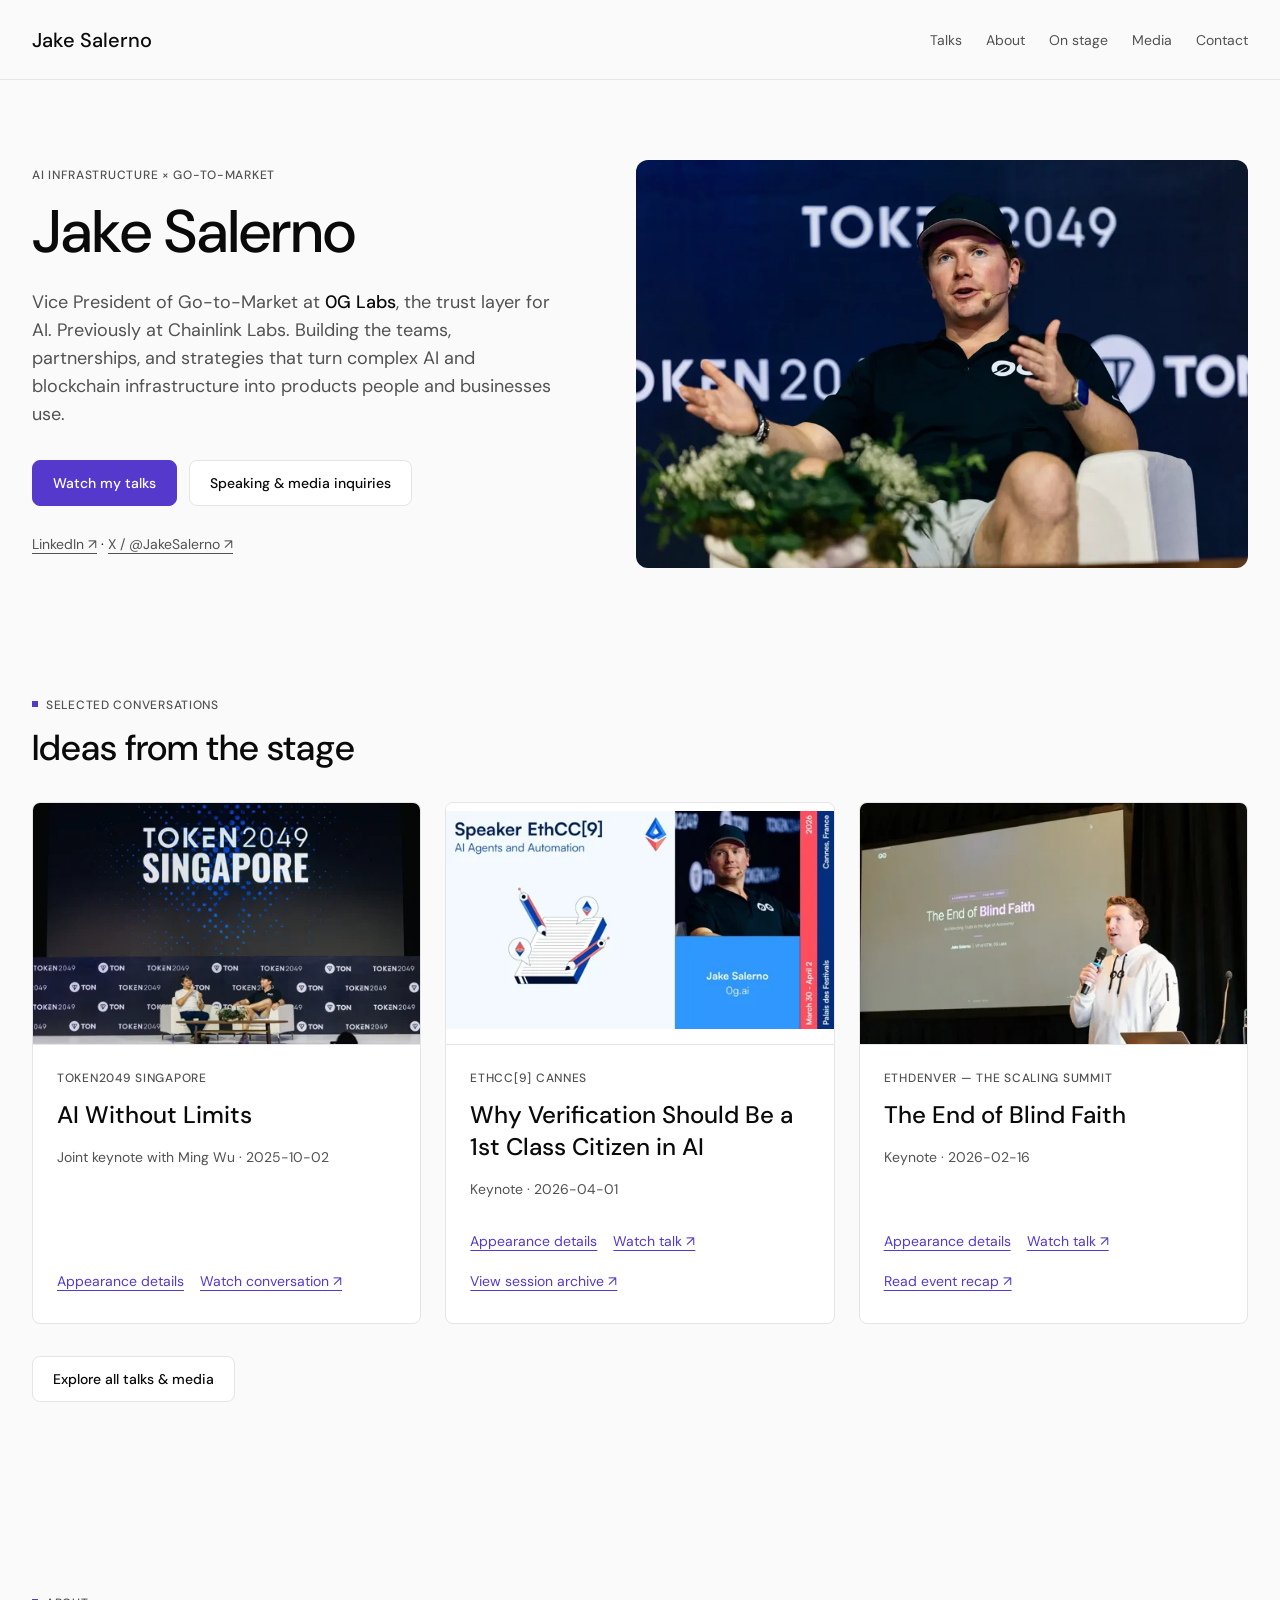
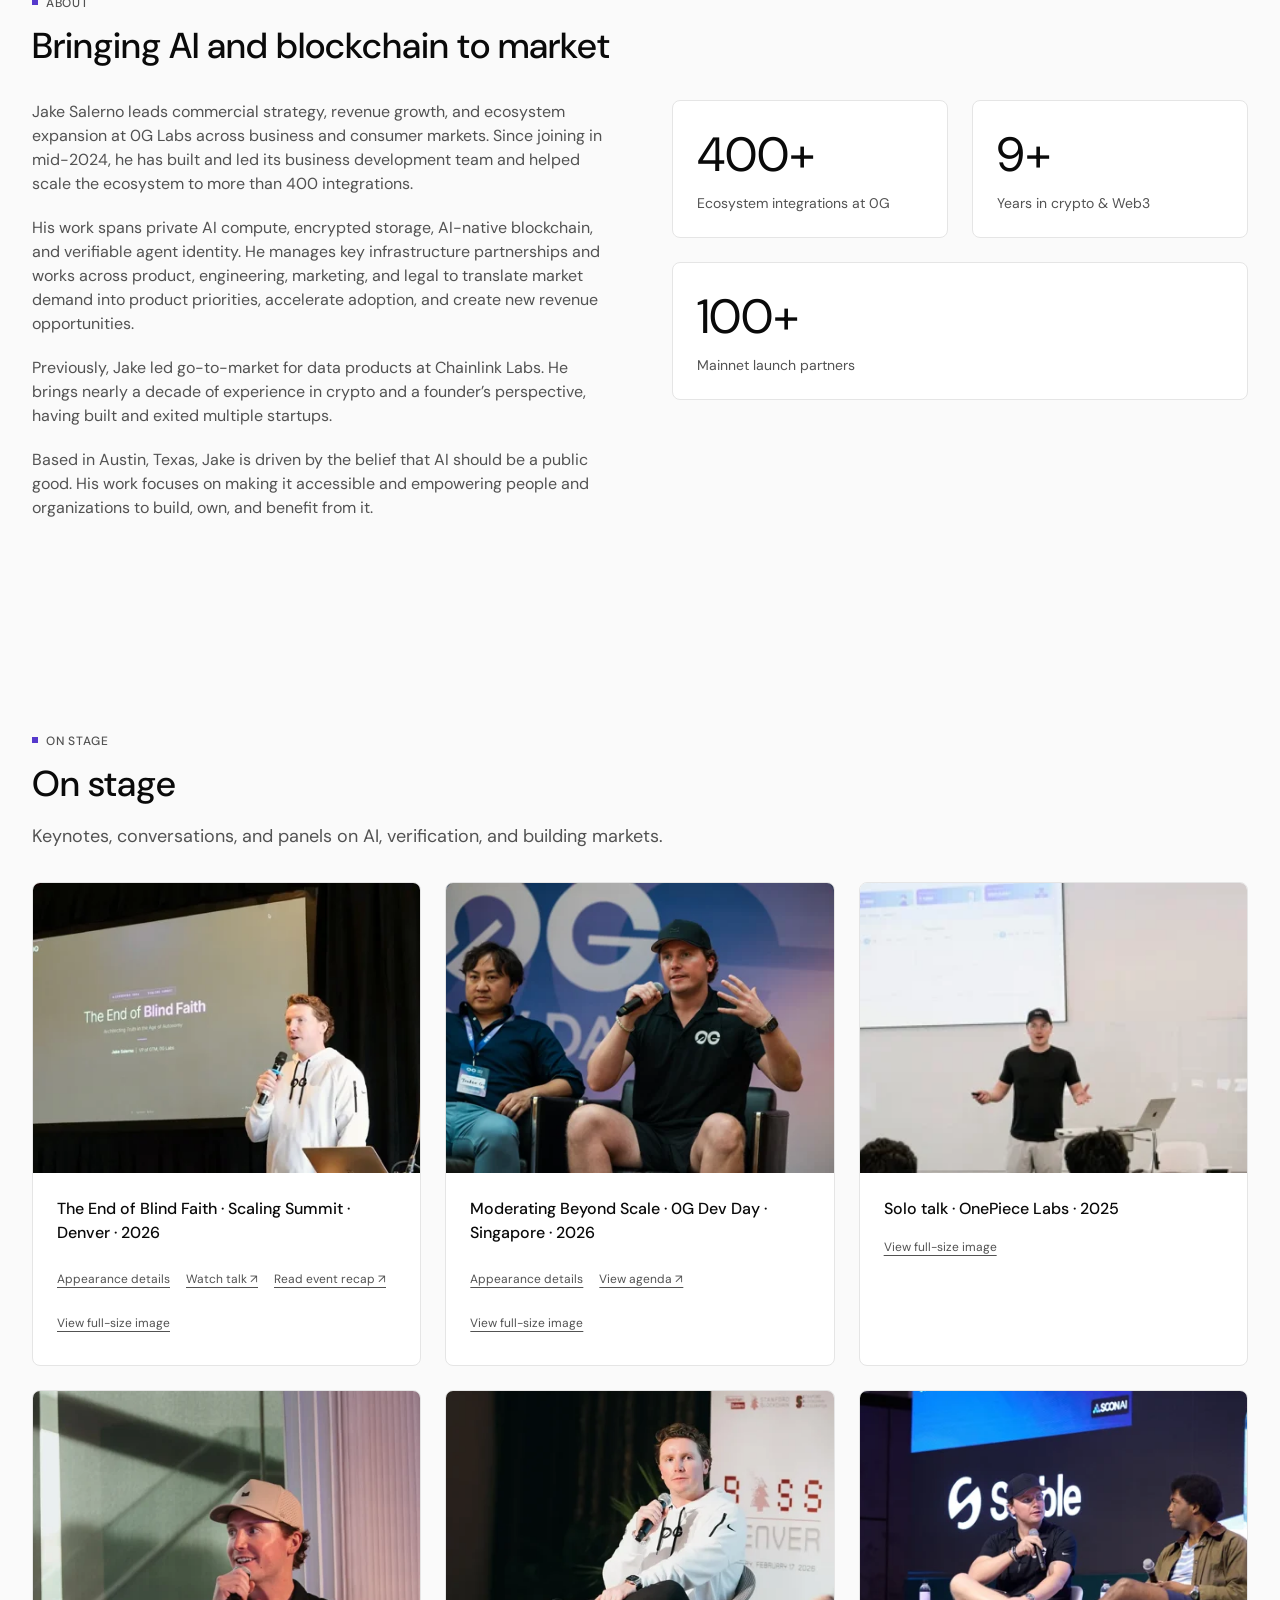
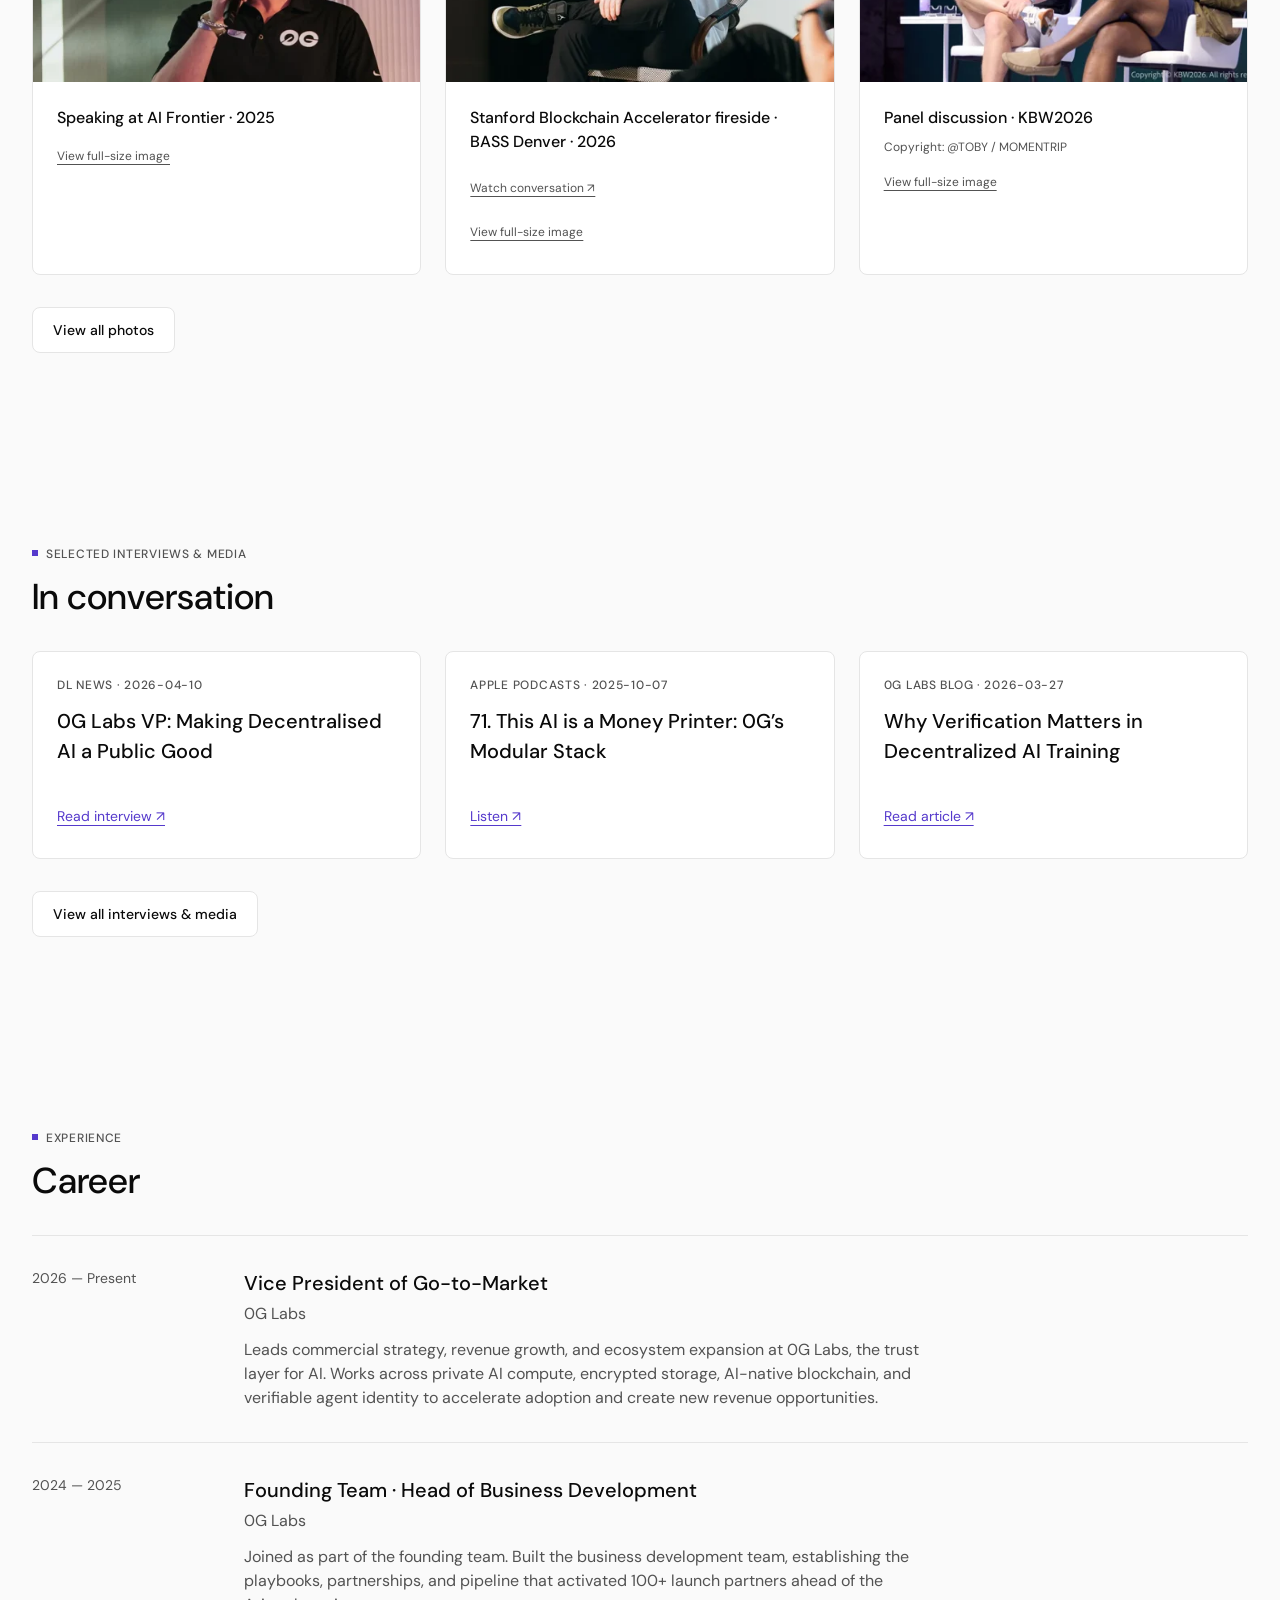
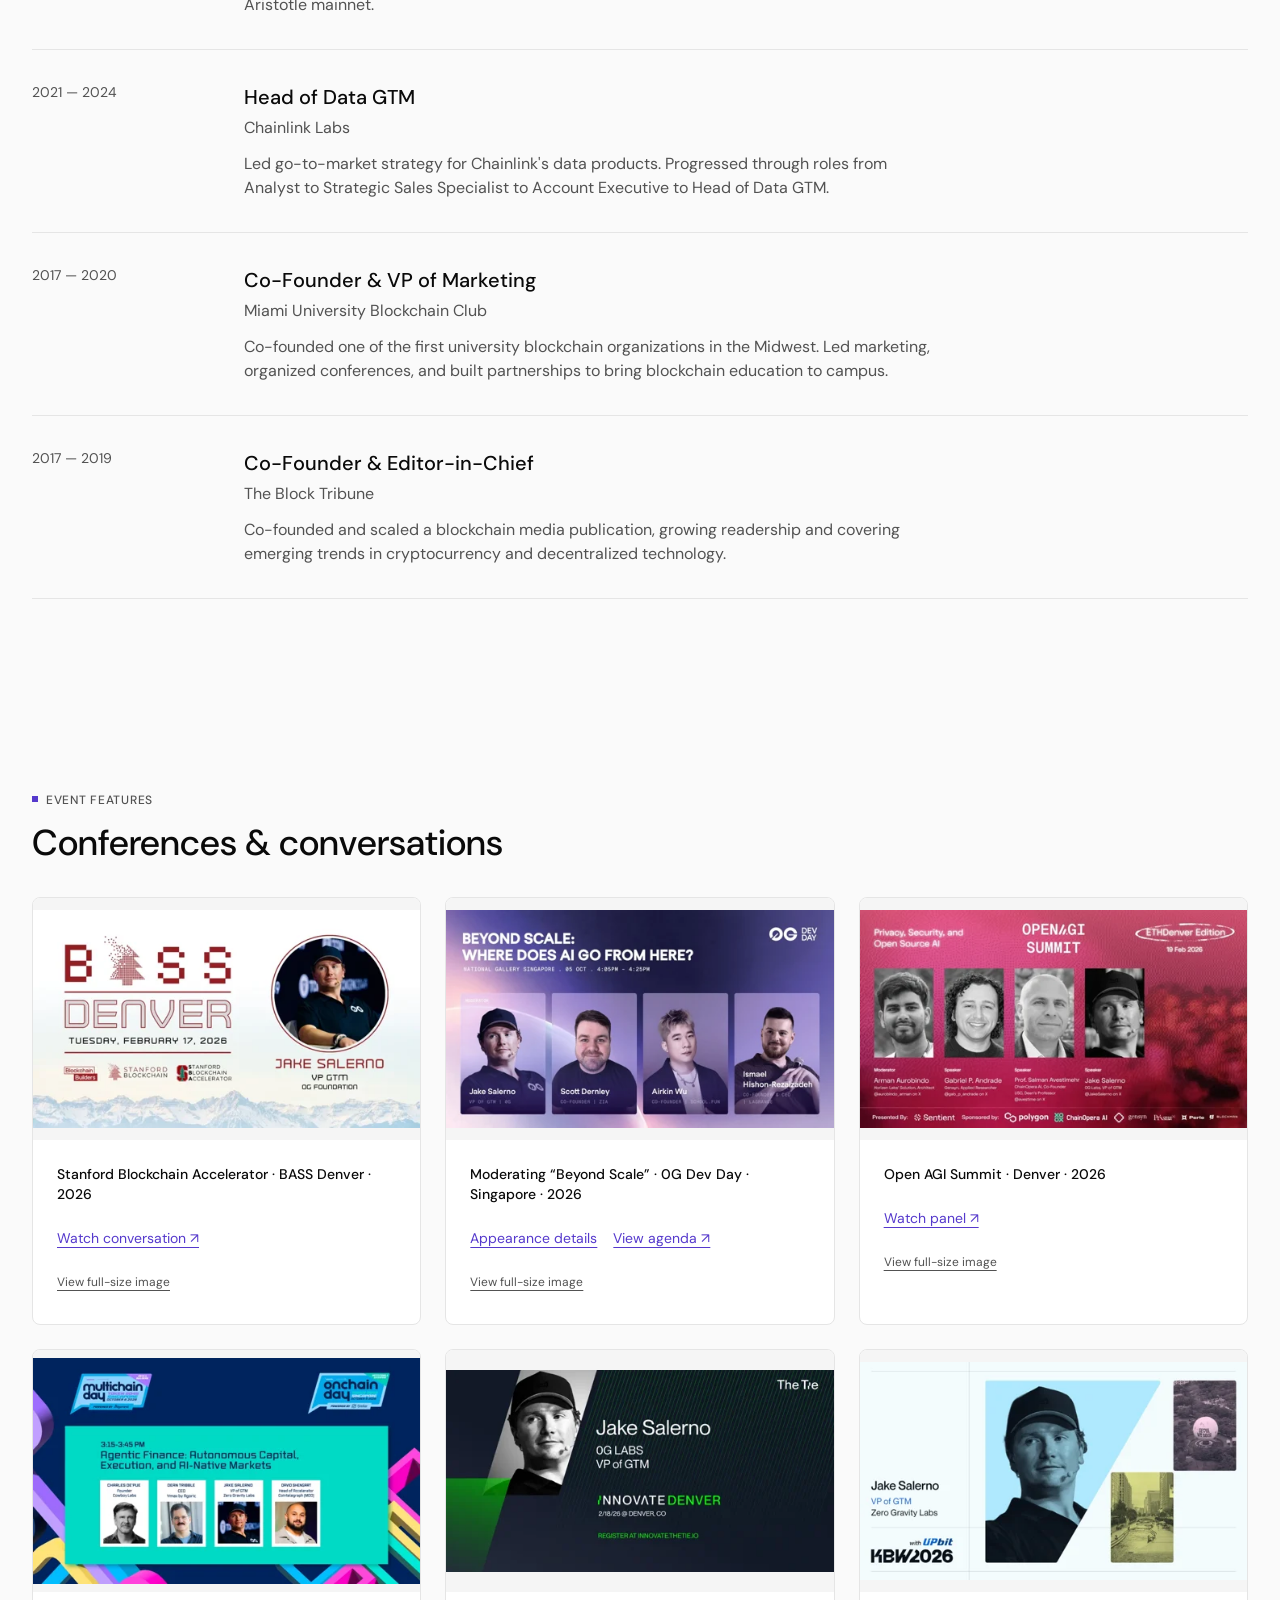
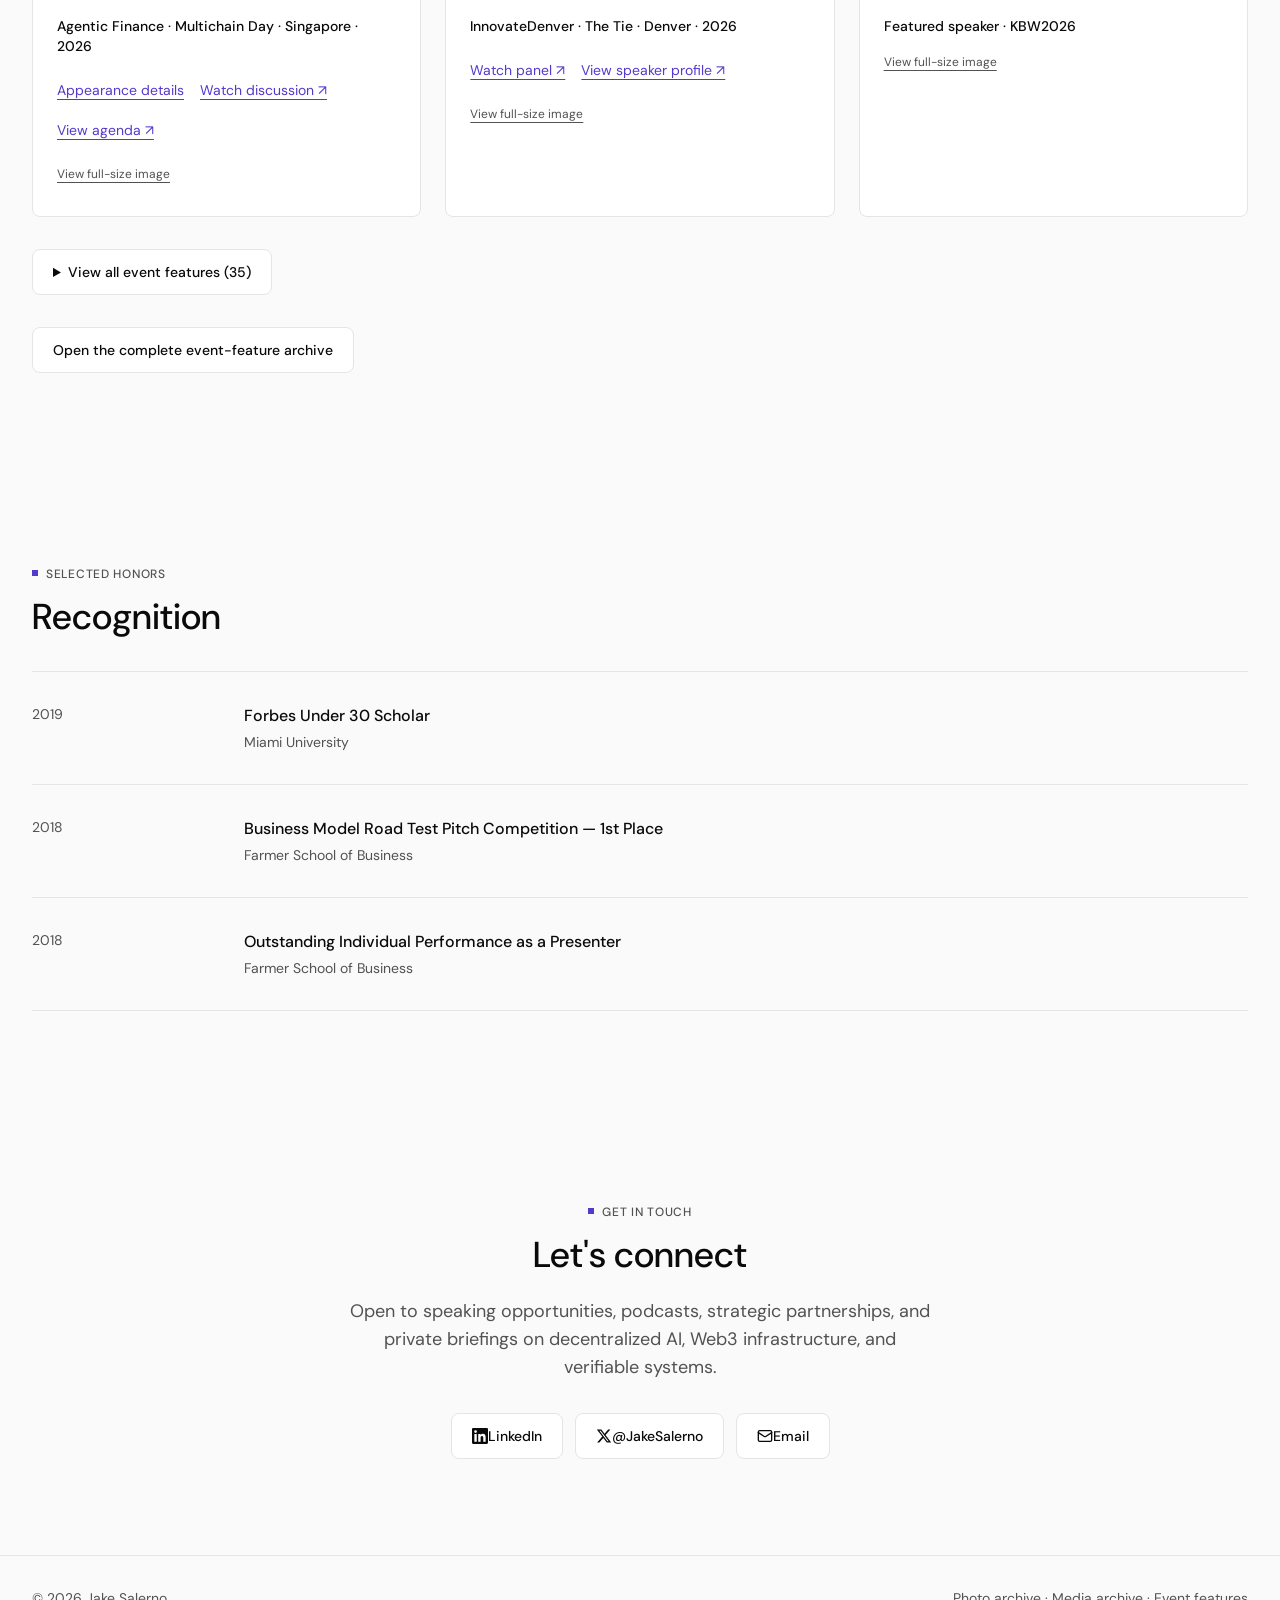
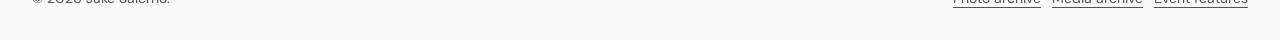
<file: index.html>
<!DOCTYPE html><html lang="en"><head><meta charset="UTF-8"><meta name="viewport" content="width=device-width, initial-scale=1.0"><title>Jake Salerno | Vice President of Go-to-Market at 0G Labs</title><meta name="description" content="Jake Salerno leads commercial strategy, revenue growth, and ecosystem expansion at 0G Labs, the trust layer for AI. Previously at Chainlink Labs."><meta name="robots" content="index, follow, max-image-preview:large"><meta name="author" content="Jake Salerno"><link rel="canonical" href="https://www.jakesalerno.ai/"><meta name="google-site-verification" content="RzuoUxwWvmyOm5ltR4Fwwgi673R-WRs4dz1LOaXzHOQ"><meta property="og:type" content="profile"><meta property="og:title" content="Jake Salerno | Vice President of Go-to-Market at 0G Labs"><meta property="og:description" content="Jake Salerno leads commercial strategy, revenue growth, and ecosystem expansion at 0G Labs, the trust layer for AI. Previously at Chainlink Labs."><meta property="og:url" content="https://www.jakesalerno.ai/"><meta property="og:site_name" content="Jake Salerno"><meta property="og:image" content="https://www.jakesalerno.ai/images/event-photos/token2049-singapore-speaking-closeup.webp"><meta property="og:image:width" content="1600"><meta property="og:image:height" content="1068"><meta property="og:image:alt" content="Jake Salerno | Vice President of Go-to-Market at 0G Labs"><meta name="twitter:card" content="summary_large_image"><meta name="twitter:site" content="@JakeSalerno"><meta name="twitter:creator" content="@JakeSalerno"><meta name="twitter:title" content="Jake Salerno | Vice President of Go-to-Market at 0G Labs"><meta name="twitter:description" content="Jake Salerno leads commercial strategy, revenue growth, and ecosystem expansion at 0G Labs, the trust layer for AI. Previously at Chainlink Labs."><meta name="twitter:image" content="https://www.jakesalerno.ai/images/event-photos/token2049-singapore-speaking-closeup.webp"><meta name="twitter:image:alt" content="Jake Salerno | Vice President of Go-to-Market at 0G Labs"><link rel="preconnect" href="https://fonts.googleapis.com"><link rel="preconnect" href="https://fonts.gstatic.com" crossorigin><link href="https://fonts.googleapis.com/css2?family=DM+Sans:wght@400;500;600&display=swap" rel="stylesheet"><link rel="stylesheet" href="/assets/site.css"><script type="application/ld+json">{"@context": "https://schema.org", "@graph": [{"@type": "WebSite", "@id": "https://www.jakesalerno.ai/#website", "url": "https://www.jakesalerno.ai/", "name": "Jake Salerno"}, {"@type": "Person", "@id": "https://www.jakesalerno.ai/#person", "name": "Jake Salerno", "url": "https://www.jakesalerno.ai/", "image": "https://www.jakesalerno.ai/images/event-photos/token2049-singapore-speaking-closeup.webp", "jobTitle": "Vice President of Go-to-Market", "worksFor": {"@type": "Organization", "name": "0G Labs", "url": "https://0g.ai", "description": "The trust layer for AI"}, "description": "Jake Salerno leads commercial strategy, revenue growth, and ecosystem expansion at 0G Labs, the trust layer for AI. Previously at Chainlink Labs.", "sameAs": ["https://www.linkedin.com/in/jakesalerno/", "https://x.com/JakeSalerno"], "alumniOf": {"@type": "CollegeOrUniversity", "name": "Miami University"}, "knowsAbout": ["Private AI compute", "Encrypted storage", "AI-native blockchain", "Verifiable agent identity", "Go-to-market strategy", "Strategic partnerships"]}, {"@type": "ProfilePage", "@id": "https://www.jakesalerno.ai/#page", "url": "https://www.jakesalerno.ai/", "name": "Jake Salerno | Vice President of Go-to-Market at 0G Labs", "description": "Jake Salerno leads commercial strategy, revenue growth, and ecosystem expansion at 0G Labs, the trust layer for AI. Previously at Chainlink Labs.", "mainEntity": {"@id": "https://www.jakesalerno.ai/#person"}, "about": {"@id": "https://www.jakesalerno.ai/#person"}, "isPartOf": {"@id": "https://www.jakesalerno.ai/#website"}, "primaryImageOfPage": {"@id": "https://www.jakesalerno.ai/images/event-photos/token2049-singapore-speaking-closeup.webp#image"}}, {"@type": "ImageObject", "@id": "https://www.jakesalerno.ai/images/event-photos/ai-frontier-speaking-closeup.webp#image", "contentUrl": "https://www.jakesalerno.ai/images/event-photos/ai-frontier-speaking-closeup.webp", "url": "https://www.jakesalerno.ai/images/event-photos/ai-frontier-speaking-closeup.webp", "width": 1600, "height": 2844, "about": {"@id": "https://www.jakesalerno.ai/#person"}, "caption": "Speaking close-up · AI Frontier · 2025-09-30", "name": "Speaking close-up", "description": "Speaking close-up · AI Frontier · 2025-09-30"}, {"@type": "ImageObject", "@id": "https://www.jakesalerno.ai/images/event-photos/bass-denver-fireside.webp#image", "contentUrl": "https://www.jakesalerno.ai/images/event-photos/bass-denver-fireside.webp", "url": "https://www.jakesalerno.ai/images/event-photos/bass-denver-fireside.webp", "width": 1051, "height": 1868, "about": {"@id": "https://www.jakesalerno.ai/#person"}, "caption": "Stanford Blockchain Accelerator fireside · Bass Denver · Denver, CO · 2026-02-17", "name": "Stanford Blockchain Accelerator fireside", "description": "Stanford Blockchain Accelerator fireside · Bass Denver · Denver, CO · 2026-02-17"}, {"@type": "ImageObject", "@id": "https://www.jakesalerno.ai/images/event-photos/dev-day-2026-speaking.webp#image", "contentUrl": "https://www.jakesalerno.ai/images/event-photos/dev-day-2026-speaking.webp", "url": "https://www.jakesalerno.ai/images/event-photos/dev-day-2026-speaking.webp", "width": 2000, "height": 1333, "about": {"@id": "https://www.jakesalerno.ai/#person"}, "caption": "Moderating “Beyond Scale: Where Does AI Go From Here?” · 0G Dev Day · Singapore · October 5, 2026", "name": "Beyond Scale: Where Does AI Go From Here?", "description": "Jake Salerno holding a microphone and gesturing while moderating the Beyond Scale panel at 0G Dev Day in Singapore"}, {"@type": "ImageObject", "@id": "https://www.jakesalerno.ai/images/event-photos/ethdenver-end-of-blind-faith-talk.webp#image", "contentUrl": "https://www.jakesalerno.ai/images/event-photos/ethdenver-end-of-blind-faith-talk.webp", "url": "https://www.jakesalerno.ai/images/event-photos/ethdenver-end-of-blind-faith-talk.webp", "width": 1119, "height": 746, "about": {"@id": "https://www.jakesalerno.ai/#person"}, "caption": "The End of Blind Faith talk · ETHDenver — Scaling Summit · Denver, CO · 2026-02-16", "name": "The End of Blind Faith talk", "description": "The End of Blind Faith talk · ETHDenver — Scaling Summit · Denver, CO · 2026-02-16"}, {"@type": "ImageObject", "@id": "https://www.jakesalerno.ai/images/event-photos/kbw-2026-speaking.webp#image", "contentUrl": "https://www.jakesalerno.ai/images/event-photos/kbw-2026-speaking.webp", "url": "https://www.jakesalerno.ai/images/event-photos/kbw-2026-speaking.webp", "width": 2000, "height": 1334, "about": {"@id": "https://www.jakesalerno.ai/#person"}, "caption": "Panel discussion at KBW2026.", "name": "Panel discussion at KBW2026", "description": "Jake Salerno speaking into a microphone beside another panelist on the KBW2026 stage", "copyrightNotice": "@TOBY / MOMENTRIP"}, {"@type": "ImageObject", "@id": "https://www.jakesalerno.ai/images/event-photos/onepiece-labs-talk.webp#image", "contentUrl": "https://www.jakesalerno.ai/images/event-photos/onepiece-labs-talk.webp", "url": "https://www.jakesalerno.ai/images/event-photos/onepiece-labs-talk.webp", "width": 1600, "height": 1067, "about": {"@id": "https://www.jakesalerno.ai/#person"}, "caption": "Solo talk · OnePiece Labs · 2025", "name": "Solo talk", "description": "Solo talk · OnePiece Labs · 2025"}, {"@type": "ImageObject", "@id": "https://www.jakesalerno.ai/images/event-photos/token2049-singapore-speaking-closeup.webp#image", "contentUrl": "https://www.jakesalerno.ai/images/event-photos/token2049-singapore-speaking-closeup.webp", "url": "https://www.jakesalerno.ai/images/event-photos/token2049-singapore-speaking-closeup.webp", "width": 1600, "height": 1068, "about": {"@id": "https://www.jakesalerno.ai/#person"}, "caption": "Speaking close-up · TOKEN2049 Singapore · Singapore · 2025-10-02", "name": "Speaking close-up", "description": "Speaking close-up · TOKEN2049 Singapore · Singapore · 2025-10-02"}, {"@type": "ImageObject", "@id": "https://www.jakesalerno.ai/images/speaker-cards/agents-unleashed-speaker-card.webp#image", "contentUrl": "https://www.jakesalerno.ai/images/speaker-cards/agents-unleashed-speaker-card.webp", "url": "https://www.jakesalerno.ai/images/speaker-cards/agents-unleashed-speaker-card.webp", "width": 1200, "height": 675, "about": {"@id": "https://www.jakesalerno.ai/#person"}, "caption": "Prediction markets and AI: hype or substance? · Agents Unleashed · 2025-10-01", "name": "Prediction markets and AI: hype or substance?", "description": "Prediction markets and AI: hype or substance? · Agents Unleashed · 2025-10-01"}, {"@type": "ImageObject", "@id": "https://www.jakesalerno.ai/images/speaker-cards/ai-frontier-speaker-card.webp#image", "contentUrl": "https://www.jakesalerno.ai/images/speaker-cards/ai-frontier-speaker-card.webp", "url": "https://www.jakesalerno.ai/images/speaker-cards/ai-frontier-speaker-card.webp", "width": 1200, "height": 675, "about": {"@id": "https://www.jakesalerno.ai/#person"}, "caption": "Speaker card · AI Frontier · 2025-09-30", "name": "Speaker card", "description": "Speaker card · AI Frontier · 2025-09-30"}, {"@type": "ImageObject", "@id": "https://www.jakesalerno.ai/images/speaker-cards/allora-forecast-speaker-card.webp#image", "contentUrl": "https://www.jakesalerno.ai/images/speaker-cards/allora-forecast-speaker-card.webp", "url": "https://www.jakesalerno.ai/images/speaker-cards/allora-forecast-speaker-card.webp", "width": 1200, "height": 675, "about": {"@id": "https://www.jakesalerno.ai/#person"}, "caption": "Speaker card · Allora Forecast · 2025-06-18", "name": "Speaker card", "description": "Speaker card · Allora Forecast · 2025-06-18"}, {"@type": "ImageObject", "@id": "https://www.jakesalerno.ai/images/speaker-cards/alpha-edition-speaker-card.webp#image", "contentUrl": "https://www.jakesalerno.ai/images/speaker-cards/alpha-edition-speaker-card.webp", "url": "https://www.jakesalerno.ai/images/speaker-cards/alpha-edition-speaker-card.webp", "width": 1200, "height": 675, "about": {"@id": "https://www.jakesalerno.ai/#person"}, "caption": "Speaker card · Alpha Edition · 2025", "name": "Speaker card", "description": "Speaker card · Alpha Edition · 2025"}, {"@type": "ImageObject", "@id": "https://www.jakesalerno.ai/images/speaker-cards/autonomous-ai-speaker-card.webp#image", "contentUrl": "https://www.jakesalerno.ai/images/speaker-cards/autonomous-ai-speaker-card.webp", "url": "https://www.jakesalerno.ai/images/speaker-cards/autonomous-ai-speaker-card.webp", "width": 1200, "height": 658, "about": {"@id": "https://www.jakesalerno.ai/#person"}, "caption": "Speaker card · Autonomous AI · 2025", "name": "Speaker card", "description": "Speaker card · Autonomous AI · 2025"}, {"@type": "ImageObject", "@id": "https://www.jakesalerno.ai/images/speaker-cards/bass-denver-speaker-card.webp#image", "contentUrl": "https://www.jakesalerno.ai/images/speaker-cards/bass-denver-speaker-card.webp", "url": "https://www.jakesalerno.ai/images/speaker-cards/bass-denver-speaker-card.webp", "width": 1200, "height": 675, "about": {"@id": "https://www.jakesalerno.ai/#person"}, "caption": "Stanford Blockchain Accelerator · Bass Denver · Denver, CO · 2026-02-17", "name": "Stanford Blockchain Accelerator", "description": "Stanford Blockchain Accelerator · Bass Denver · Denver, CO · 2026-02-17"}, {"@type": "ImageObject", "@id": "https://www.jakesalerno.ai/images/speaker-cards/bass-summit-speaker-card.webp#image", "contentUrl": "https://www.jakesalerno.ai/images/speaker-cards/bass-summit-speaker-card.webp", "url": "https://www.jakesalerno.ai/images/speaker-cards/bass-summit-speaker-card.webp", "width": 1080, "height": 1080, "about": {"@id": "https://www.jakesalerno.ai/#person"}, "caption": "Speaker card · Bass Summit · 2025", "name": "Speaker card", "description": "Speaker card · Bass Summit · 2025"}, {"@type": "ImageObject", "@id": "https://www.jakesalerno.ai/images/speaker-cards/builder-nights-multichain-speaker-card.webp#image", "contentUrl": "https://www.jakesalerno.ai/images/speaker-cards/builder-nights-multichain-speaker-card.webp", "url": "https://www.jakesalerno.ai/images/speaker-cards/builder-nights-multichain-speaker-card.webp", "width": 1200, "height": 675, "about": {"@id": "https://www.jakesalerno.ai/#person"}, "caption": "Speaker card · Builder Nights — Multichain Fest · 2026-05-13", "name": "Speaker card", "description": "Speaker card · Builder Nights — Multichain Fest · 2026-05-13"}, {"@type": "ImageObject", "@id": "https://www.jakesalerno.ai/images/speaker-cards/consensus-2026-schedule-card.webp#image", "contentUrl": "https://www.jakesalerno.ai/images/speaker-cards/consensus-2026-schedule-card.webp", "url": "https://www.jakesalerno.ai/images/speaker-cards/consensus-2026-schedule-card.webp", "width": 1200, "height": 675, "about": {"@id": "https://www.jakesalerno.ai/#person"}, "caption": "Speaker schedule · Consensus — Schedule · Miami · 2026-05-04", "name": "Speaker schedule", "description": "Speaker schedule · Consensus — Schedule · Miami · 2026-05-04"}, {"@type": "ImageObject", "@id": "https://www.jakesalerno.ai/images/speaker-cards/consensus-speaker-card.webp#image", "contentUrl": "https://www.jakesalerno.ai/images/speaker-cards/consensus-speaker-card.webp", "url": "https://www.jakesalerno.ai/images/speaker-cards/consensus-speaker-card.webp", "width": 1200, "height": 675, "about": {"@id": "https://www.jakesalerno.ai/#person"}, "caption": "Speaker card · Consensus — Toronto · Toronto · 2025-05-13", "name": "Speaker card", "description": "Speaker card · Consensus — Toronto · Toronto · 2025-05-13"}, {"@type": "ImageObject", "@id": "https://www.jakesalerno.ai/images/speaker-cards/dev-day-2026-speaker-card.webp#image", "contentUrl": "https://www.jakesalerno.ai/images/speaker-cards/dev-day-2026-speaker-card.webp", "url": "https://www.jakesalerno.ai/images/speaker-cards/dev-day-2026-speaker-card.webp", "width": 1920, "height": 1080, "about": {"@id": "https://www.jakesalerno.ai/#person"}, "caption": "Moderator: “Beyond Scale: Where Does AI Go From Here?” · National Gallery Singapore · October 5, 2026", "name": "Beyond Scale: Where Does AI Go From Here?", "description": "0G Dev Day speaker card naming Jake Salerno as moderator of Beyond Scale with Scott Dernley, Airkin Wu and Ismael Hishon-Rezaizadeh"}, {"@type": "ImageObject", "@id": "https://www.jakesalerno.ai/images/speaker-cards/ethcc-cannes-ai-agents-card.webp#image", "contentUrl": "https://www.jakesalerno.ai/images/speaker-cards/ethcc-cannes-ai-agents-card.webp", "url": "https://www.jakesalerno.ai/images/speaker-cards/ethcc-cannes-ai-agents-card.webp", "width": 1200, "height": 675, "about": {"@id": "https://www.jakesalerno.ai/#person"}, "caption": "AI Agents & Automation · EthCC[9] Cannes · Cannes, France · 2026-04-01", "name": "AI Agents & Automation", "description": "AI Agents & Automation · EthCC[9] Cannes · Cannes, France · 2026-04-01"}, {"@type": "ImageObject", "@id": "https://www.jakesalerno.ai/images/speaker-cards/ethcc-cannes-keynote-card.webp#image", "contentUrl": "https://www.jakesalerno.ai/images/speaker-cards/ethcc-cannes-keynote-card.webp", "url": "https://www.jakesalerno.ai/images/speaker-cards/ethcc-cannes-keynote-card.webp", "width": 1200, "height": 675, "about": {"@id": "https://www.jakesalerno.ai/#person"}, "caption": "Why Verification Should Be a 1st Class Citizen in AI · EthCC Cannes — Keynote · Cannes, France · 2026-04-01", "name": "Why Verification Should Be a 1st Class Citizen in AI", "description": "Why Verification Should Be a 1st Class Citizen in AI · EthCC Cannes — Keynote · Cannes, France · 2026-04-01"}, {"@type": "ImageObject", "@id": "https://www.jakesalerno.ai/images/speaker-cards/galxe-starboard-speaker-card.webp#image", "contentUrl": "https://www.jakesalerno.ai/images/speaker-cards/galxe-starboard-speaker-card.webp", "url": "https://www.jakesalerno.ai/images/speaker-cards/galxe-starboard-speaker-card.webp", "width": 1200, "height": 675, "about": {"@id": "https://www.jakesalerno.ai/#person"}, "caption": "X Spaces roundtable · Galxe Starboard Roundtable · 2025-06-04", "name": "X Spaces roundtable", "description": "X Spaces roundtable · Galxe Starboard Roundtable · 2025-06-04"}, {"@type": "ImageObject", "@id": "https://www.jakesalerno.ai/images/speaker-cards/house-of-ai-speaker-card.webp#image", "contentUrl": "https://www.jakesalerno.ai/images/speaker-cards/house-of-ai-speaker-card.webp", "url": "https://www.jakesalerno.ai/images/speaker-cards/house-of-ai-speaker-card.webp", "width": 1200, "height": 675, "about": {"@id": "https://www.jakesalerno.ai/#person"}, "caption": "Hot Seat · Consensus — House of AI · Miami · 2026-05-04", "name": "Hot Seat", "description": "Hot Seat · Consensus — House of AI · Miami · 2026-05-04"}, {"@type": "ImageObject", "@id": "https://www.jakesalerno.ai/images/speaker-cards/huddle-01-speaker-card.webp#image", "contentUrl": "https://www.jakesalerno.ai/images/speaker-cards/huddle-01-speaker-card.webp", "url": "https://www.jakesalerno.ai/images/speaker-cards/huddle-01-speaker-card.webp", "width": 1200, "height": 675, "about": {"@id": "https://www.jakesalerno.ai/#person"}, "caption": "Speaker card · Huddle01 · 2025", "name": "Speaker card", "description": "Speaker card · Huddle01 · 2025"}, {"@type": "ImageObject", "@id": "https://www.jakesalerno.ai/images/speaker-cards/innovate-denver-speaker-card.webp#image", "contentUrl": "https://www.jakesalerno.ai/images/speaker-cards/innovate-denver-speaker-card.webp", "url": "https://www.jakesalerno.ai/images/speaker-cards/innovate-denver-speaker-card.webp", "width": 1200, "height": 628, "about": {"@id": "https://www.jakesalerno.ai/#person"}, "caption": "Speaker card (by The Tie) · InnovateDenver · Denver, CO · 2026-02-16", "name": "Speaker card (by The Tie)", "description": "Speaker card (by The Tie) · InnovateDenver · Denver, CO · 2026-02-16"}, {"@type": "ImageObject", "@id": "https://www.jakesalerno.ai/images/speaker-cards/kbw-2026-featured-speaker.webp#image", "contentUrl": "https://www.jakesalerno.ai/images/speaker-cards/kbw-2026-featured-speaker.webp", "url": "https://www.jakesalerno.ai/images/speaker-cards/kbw-2026-featured-speaker.webp", "width": 1920, "height": 1080, "about": {"@id": "https://www.jakesalerno.ai/#person"}, "caption": "Jake Salerno · Featured speaker at KBW2026 · Vice President of Go-to-Market, 0G Labs", "name": "Featured speaker", "description": "KBW2026 with Upbit speaker graphic featuring Jake Salerno, VP of GTM at Zero Gravity Labs"}, {"@type": "ImageObject", "@id": "https://www.jakesalerno.ai/images/speaker-cards/kbw-speaker-card.webp#image", "contentUrl": "https://www.jakesalerno.ai/images/speaker-cards/kbw-speaker-card.webp", "url": "https://www.jakesalerno.ai/images/speaker-cards/kbw-speaker-card.webp", "width": 1200, "height": 675, "about": {"@id": "https://www.jakesalerno.ai/#person"}, "caption": "Speaker card · Korea Blockchain Week · Seoul · 2025-09-22", "name": "Speaker card", "description": "Speaker card · Korea Blockchain Week · Seoul · 2025-09-22"}, {"@type": "ImageObject", "@id": "https://www.jakesalerno.ai/images/speaker-cards/miami-fireside-speaker-card.webp#image", "contentUrl": "https://www.jakesalerno.ai/images/speaker-cards/miami-fireside-speaker-card.webp", "url": "https://www.jakesalerno.ai/images/speaker-cards/miami-fireside-speaker-card.webp", "width": 1200, "height": 1600, "about": {"@id": "https://www.jakesalerno.ai/#person"}, "caption": "Speaker card · Miami Fireside · 2025-10-23", "name": "Speaker card", "description": "Speaker card · Miami Fireside · 2025-10-23"}, {"@type": "ImageObject", "@id": "https://www.jakesalerno.ai/images/speaker-cards/mubc-fireside-speaker-card.webp#image", "contentUrl": "https://www.jakesalerno.ai/images/speaker-cards/mubc-fireside-speaker-card.webp", "url": "https://www.jakesalerno.ai/images/speaker-cards/mubc-fireside-speaker-card.webp", "width": 1080, "height": 1080, "about": {"@id": "https://www.jakesalerno.ai/#person"}, "caption": "Fireside · Miami University Blockchain Club · 2025-10-23", "name": "Fireside", "description": "Fireside · Miami University Blockchain Club · 2025-10-23"}, {"@type": "ImageObject", "@id": "https://www.jakesalerno.ai/images/speaker-cards/multichain-day-2026-speaker-card.webp#image", "contentUrl": "https://www.jakesalerno.ai/images/speaker-cards/multichain-day-2026-speaker-card.webp", "url": "https://www.jakesalerno.ai/images/speaker-cards/multichain-day-2026-speaker-card.webp", "width": 2000, "height": 1172, "about": {"@id": "https://www.jakesalerno.ai/#person"}, "caption": "“Agentic Finance: Autonomous Capital, Execution, and AI-Native Markets” · Singapore · October 6, 2026 · 3:15–3:45 PM", "name": "Agentic Finance: Autonomous Capital, Execution, and AI-Native Markets", "description": "Multichain Day Singapore panel card listing Jake Salerno with Charles de Pue, Dean Tribble and David Shengart for the Agentic Finance session"}, {"@type": "ImageObject", "@id": "https://www.jakesalerno.ai/images/speaker-cards/myosin-marketers-arena-card.webp#image", "contentUrl": "https://www.jakesalerno.ai/images/speaker-cards/myosin-marketers-arena-card.webp", "url": "https://www.jakesalerno.ai/images/speaker-cards/myosin-marketers-arena-card.webp", "width": 1200, "height": 675, "about": {"@id": "https://www.jakesalerno.ai/#person"}, "caption": "Marketers in the Arena · Consensus — Myosin × Stellar · Miami · 2026-05-04", "name": "Marketers in the Arena", "description": "Marketers in the Arena · Consensus — Myosin × Stellar · Miami · 2026-05-04"}, {"@type": "ImageObject", "@id": "https://www.jakesalerno.ai/images/speaker-cards/nextgen-token2049-speaker-card.webp#image", "contentUrl": "https://www.jakesalerno.ai/images/speaker-cards/nextgen-token2049-speaker-card.webp", "url": "https://www.jakesalerno.ai/images/speaker-cards/nextgen-token2049-speaker-card.webp", "width": 1200, "height": 675, "about": {"@id": "https://www.jakesalerno.ai/#person"}, "caption": "Speaker card · NextGen at TOKEN2049 · Singapore · 2025-10-01", "name": "Speaker card", "description": "Speaker card · NextGen at TOKEN2049 · Singapore · 2025-10-01"}, {"@type": "ImageObject", "@id": "https://www.jakesalerno.ai/images/speaker-cards/nodeops-speaker-card.webp#image", "contentUrl": "https://www.jakesalerno.ai/images/speaker-cards/nodeops-speaker-card.webp", "url": "https://www.jakesalerno.ai/images/speaker-cards/nodeops-speaker-card.webp", "width": 1200, "height": 675, "about": {"@id": "https://www.jakesalerno.ai/#person"}, "caption": "Speaker card · NodeOps · 2025", "name": "Speaker card", "description": "Speaker card · NodeOps · 2025"}, {"@type": "ImageObject", "@id": "https://www.jakesalerno.ai/images/speaker-cards/open-agi-summit-speaker-card.webp#image", "contentUrl": "https://www.jakesalerno.ai/images/speaker-cards/open-agi-summit-speaker-card.webp", "url": "https://www.jakesalerno.ai/images/speaker-cards/open-agi-summit-speaker-card.webp", "width": 1200, "height": 675, "about": {"@id": "https://www.jakesalerno.ai/#person"}, "caption": "Speaker card · Open AGI Summit · Denver, CO · 2026-02-19", "name": "Speaker card", "description": "Speaker card · Open AGI Summit · Denver, CO · 2026-02-19"}, {"@type": "ImageObject", "@id": "https://www.jakesalerno.ai/images/speaker-cards/plume-speaker-card.webp#image", "contentUrl": "https://www.jakesalerno.ai/images/speaker-cards/plume-speaker-card.webp", "url": "https://www.jakesalerno.ai/images/speaker-cards/plume-speaker-card.webp", "width": 1200, "height": 675, "about": {"@id": "https://www.jakesalerno.ai/#person"}, "caption": "Speaker card · Plume · 2025", "name": "Speaker card", "description": "Speaker card · Plume · 2025"}, {"@type": "ImageObject", "@id": "https://www.jakesalerno.ai/images/speaker-cards/quantum-summit-speaker-card.webp#image", "contentUrl": "https://www.jakesalerno.ai/images/speaker-cards/quantum-summit-speaker-card.webp", "url": "https://www.jakesalerno.ai/images/speaker-cards/quantum-summit-speaker-card.webp", "width": 1200, "height": 675, "about": {"@id": "https://www.jakesalerno.ai/#person"}, "caption": "Where TEEs, FHE, MPC, and ZK Fit in a Quantum World · Quantum Summit at ETHDenver · Denver, CO · 2026", "name": "Where TEEs, FHE, MPC, and ZK Fit in a Quantum World", "description": "Where TEEs, FHE, MPC, and ZK Fit in a Quantum World · Quantum Summit at ETHDenver · Denver, CO · 2026"}, {"@type": "ImageObject", "@id": "https://www.jakesalerno.ai/images/speaker-cards/rare-evo-2026-speaker-card.webp#image", "contentUrl": "https://www.jakesalerno.ai/images/speaker-cards/rare-evo-2026-speaker-card.webp", "url": "https://www.jakesalerno.ai/images/speaker-cards/rare-evo-2026-speaker-card.webp", "width": 1080, "height": 1080, "about": {"@id": "https://www.jakesalerno.ai/#person"}, "caption": "Jake Salerno · Rare Evo 2026 featured speaker · Las Vegas · Conference: July 28–31, 2026", "name": "Featured speaker", "description": "Rare Evo 2026 featured speaker card for Jake Salerno advertising the July 28 to 31 conference in Las Vegas"}, {"@type": "ImageObject", "@id": "https://www.jakesalerno.ai/images/speaker-cards/scaling-summit-speaker-card.webp#image", "contentUrl": "https://www.jakesalerno.ai/images/speaker-cards/scaling-summit-speaker-card.webp", "url": "https://www.jakesalerno.ai/images/speaker-cards/scaling-summit-speaker-card.webp", "width": 1200, "height": 758, "about": {"@id": "https://www.jakesalerno.ai/#person"}, "caption": "Speaker card · ETHDenver — Scaling Summit · Denver, CO · 2026-02-16", "name": "Speaker card", "description": "Speaker card · ETHDenver — Scaling Summit · Denver, CO · 2026-02-16"}, {"@type": "ImageObject", "@id": "https://www.jakesalerno.ai/images/speaker-cards/speaker-roster-jake-salerno.webp#image", "contentUrl": "https://www.jakesalerno.ai/images/speaker-cards/speaker-roster-jake-salerno.webp", "url": "https://www.jakesalerno.ai/images/speaker-cards/speaker-roster-jake-salerno.webp", "width": 1433, "height": 961, "about": {"@id": "https://www.jakesalerno.ai/#person"}, "caption": "Speaker roster featuring Jake Salerno, Vice President of Go-to-Market at 0G Labs.", "name": "Featured speaker roster", "description": "Complete eight-person speaker roster featuring Jake Salerno alongside leaders from Dragonfly, Cherry, OtterSec, Trust Wallet, GenLayer, Bond Labs and CoinMarketCap"}, {"@type": "ImageObject", "@id": "https://www.jakesalerno.ai/images/speaker-cards/tectonic-speaker-card.webp#image", "contentUrl": "https://www.jakesalerno.ai/images/speaker-cards/tectonic-speaker-card.webp", "url": "https://www.jakesalerno.ai/images/speaker-cards/tectonic-speaker-card.webp", "width": 1200, "height": 675, "about": {"@id": "https://www.jakesalerno.ai/#person"}, "caption": "Speaker card · Tectonic · Denver, CO · 2026", "name": "Speaker card", "description": "Speaker card · Tectonic · Denver, CO · 2026"}, {"@type": "ImageObject", "@id": "https://www.jakesalerno.ai/images/speaker-cards/ut-austin-speaker-card.webp#image", "contentUrl": "https://www.jakesalerno.ai/images/speaker-cards/ut-austin-speaker-card.webp", "url": "https://www.jakesalerno.ai/images/speaker-cards/ut-austin-speaker-card.webp", "width": 1200, "height": 600, "about": {"@id": "https://www.jakesalerno.ai/#person"}, "caption": "Speaker card · UT Austin · 2025", "name": "Speaker card", "description": "Speaker card · UT Austin · 2025"}, {"@type": "ImageObject", "@id": "https://www.jakesalerno.ai/images/speaker-cards/wagmi-hub-speaker-card.webp#image", "contentUrl": "https://www.jakesalerno.ai/images/speaker-cards/wagmi-hub-speaker-card.webp", "url": "https://www.jakesalerno.ai/images/speaker-cards/wagmi-hub-speaker-card.webp", "width": 1200, "height": 676, "about": {"@id": "https://www.jakesalerno.ai/#person"}, "caption": "Speaker card · WAGMI Hub · 2024-12-27", "name": "Speaker card", "description": "Speaker card · WAGMI Hub · 2024-12-27"}, {"@type": "ImageObject", "@id": "https://www.jakesalerno.ai/images/speaker-cards/warden-speaker-card.webp#image", "contentUrl": "https://www.jakesalerno.ai/images/speaker-cards/warden-speaker-card.webp", "url": "https://www.jakesalerno.ai/images/speaker-cards/warden-speaker-card.webp", "width": 1200, "height": 675, "about": {"@id": "https://www.jakesalerno.ai/#person"}, "caption": "Speaker card · Warden · 2024-12-20", "name": "Speaker card", "description": "Speaker card · Warden · 2024-12-20"}]}</script><script src="/assets/site.js" defer></script></head><body><a class="skip-link" href="#main">Skip to content</a><nav aria-label="Main navigation"><a class="nav-name" href="/">Jake Salerno</a><ul class="nav-links"><li><a class="" href="/#speaking">Talks</a></li><li><a class="" href="/#about">About</a></li><li><a class="" href="/#photos">On stage</a></li><li><a class="" href="/media/">Media</a></li><li><a class="" href="/#contact">Contact</a></li></ul></nav><main id="main"><section class="hero"><div class="hero-content"><div class="hero-text"><span class="hero-tag">AI infrastructure × go-to-market</span><h1>Jake Salerno</h1><p class="hero-description">Vice President of Go-to-Market at <strong>0G Labs</strong>, the trust layer for AI. Previously at Chainlink Labs. Building the teams, partnerships, and strategies that turn complex AI and blockchain infrastructure into products people and businesses use.</p><div class="hero-links"><a class="btn-primary" href="/#speaking">Watch my talks</a><a class="btn-secondary" href="/#contact">Speaking &amp; media inquiries</a></div><p class="social-links"><a class="" href="https://www.linkedin.com/in/jakesalerno/" target="_blank" rel="noopener noreferrer">LinkedIn ↗</a> · <a class="" href="https://x.com/JakeSalerno" target="_blank" rel="noopener noreferrer">X / @JakeSalerno ↗</a></p></div><div class="hero-image-wrapper"><img src="/images/event-photos/token2049-singapore-speaking-closeup.webp" srcset="/assets/responsive/event-photos-token2049-singapore-speaking-closeup-480.webp 480w, /assets/responsive/event-photos-token2049-singapore-speaking-closeup-960.webp 960w, /images/event-photos/token2049-singapore-speaking-closeup.webp 1600w" sizes="(max-width: 900px) 100vw, 550px" width="1600" height="1068" alt="Jake Salerno speaking with expressive open-hand gestures at TOKEN2049 Singapore" loading="eager" decoding="async" fetchpriority="high" style="object-position:50% 40%"></div></div></section><section id="speaking"><span class="section-label">Selected conversations</span><h2 class="section-title">Ideas from the stage</h2><div class="speaking-grid"><article class="speaking-card"><a class="talk-visual " href="/appearances/token2049-2025/" aria-label="AI Without Limits appearance details"><img src="/images/event-photos/token2049-singapore-stage-wide.webp" srcset="/assets/responsive/event-photos-token2049-singapore-stage-wide-480.webp 480w, /assets/responsive/event-photos-token2049-singapore-stage-wide-960.webp 960w, /images/event-photos/token2049-singapore-stage-wide.webp 1600w" sizes="(max-width: 520px) calc(100vw - 40px), (max-width: 900px) 46vw, 370px" width="1600" height="1068" alt="Jake Salerno and Ming Wu on the TOKEN2049 Singapore stage beneath the event signage" loading="lazy" decoding="async" style="object-position:50% 35%"></a><div class="card-content"><p class="speaking-event">TOKEN2049 Singapore</p><h3 class="speaking-title">AI Without Limits</h3><p class="speaking-meta">Joint keynote with Ming Wu · 2025-10-02</p><div class="entry-links"><a class="" href="/appearances/token2049-2025/">Appearance details</a><a class="" href="https://www.youtube.com/watch?v=og4yujmUPvk" target="_blank" rel="noopener noreferrer">Watch conversation ↗</a></div></div></article><article class="speaking-card"><a class="talk-visual artwork" href="/appearances/ethcc-2026/" aria-label="Why Verification Should Be a 1st Class Citizen in AI appearance details"><img src="/images/speaker-cards/ethcc-cannes-ai-agents-card.webp" srcset="/assets/responsive/speaker-cards-ethcc-cannes-ai-agents-card-480.webp 480w, /assets/responsive/speaker-cards-ethcc-cannes-ai-agents-card-960.webp 960w, /images/speaker-cards/ethcc-cannes-ai-agents-card.webp 1200w" sizes="(max-width: 520px) calc(100vw - 40px), (max-width: 900px) 46vw, 370px" width="1200" height="675" alt="EthCC Cannes AI Agents and Automation artwork featuring Jake Salerno" loading="lazy" decoding="async" style="object-position:50% 35%"></a><div class="card-content"><p class="speaking-event">EthCC[9] Cannes</p><h3 class="speaking-title">Why Verification Should Be a 1st Class Citizen in AI</h3><p class="speaking-meta">Keynote · 2026-04-01</p><div class="entry-links"><a class="" href="/appearances/ethcc-2026/">Appearance details</a><a class="" href="https://www.youtube.com/watch?v=2F9A0KsG7iI" target="_blank" rel="noopener noreferrer">Watch talk ↗</a><a class="" href="https://ethcc.io/archives/why-verification-should-be-a-1st-class-citizen-in-ai" target="_blank" rel="noopener noreferrer">View session archive ↗</a></div></div></article><article class="speaking-card"><a class="talk-visual " href="/appearances/scaling-summit-2026/" aria-label="The End of Blind Faith appearance details"><img src="/images/event-photos/ethdenver-end-of-blind-faith-talk.webp" srcset="/assets/responsive/event-photos-ethdenver-end-of-blind-faith-talk-480.webp 480w, /assets/responsive/event-photos-ethdenver-end-of-blind-faith-talk-960.webp 960w, /images/event-photos/ethdenver-end-of-blind-faith-talk.webp 1119w" sizes="(max-width: 520px) calc(100vw - 40px), (max-width: 900px) 46vw, 370px" width="1119" height="746" alt="Jake Salerno presenting The End of Blind Faith at Scaling Summit in Denver" loading="lazy" decoding="async" style="object-position:50% 35%"></a><div class="card-content"><p class="speaking-event">ETHDenver — The Scaling Summit</p><h3 class="speaking-title">The End of Blind Faith</h3><p class="speaking-meta">Keynote · 2026-02-16</p><div class="entry-links"><a class="" href="/appearances/scaling-summit-2026/">Appearance details</a><a class="" href="https://x.com/0G_labs/status/2026990980164116547?s=20" target="_blank" rel="noopener noreferrer">Watch talk ↗</a><a class="" href="https://0g.ai/blog/ethdenver-2026-recap" target="_blank" rel="noopener noreferrer">Read event recap ↗</a></div></div></article></div><p class="archive-link"><a class="" href="/media/">Explore all talks &amp; media</a></p></section><section id="about" >
        <span class="section-label">About</span>
        <h2 class="section-title">Bringing AI and blockchain to market</h2>
        <div class="about-content">
            <div class="about-text">
                <p>
                    Jake Salerno leads commercial strategy, revenue growth, and ecosystem expansion at 0G Labs across business and consumer markets. Since joining in mid-2024, he has built and led its business development team and helped scale the ecosystem to more than 400 integrations.
                </p>
                <p>
                    His work spans private AI compute, encrypted storage, AI-native blockchain, and verifiable agent identity. He manages key infrastructure partnerships and works across product, engineering, marketing, and legal to translate market demand into product priorities, accelerate adoption, and create new revenue opportunities.
                </p>
                <p>
                    Previously, Jake led go-to-market for data products at Chainlink Labs. He brings nearly a decade of experience in crypto and a founder’s perspective, having built and exited multiple startups.
                </p>
                <p>
                    Based in Austin, Texas, Jake is driven by the belief that AI should be a public good. His work focuses on making it accessible and empowering people and organizations to build, own, and benefit from it.
                </p>
            </div>
            <div class="about-stats">
                <div class="stat">
                    <div class="stat-number">400+</div>
                    <div class="stat-label">Ecosystem integrations at 0G</div>
                </div>
                <div class="stat">
                    <div class="stat-number">9+</div>
                    <div class="stat-label">Years in crypto & Web3</div>
                </div>
                <div class="stat">
                    <div class="stat-number">100+</div>
                    <div class="stat-label">Mainnet launch partners</div>
                </div>
            </div>
        </div>
    </section><section id="photos"><span class="section-label">On stage</span><h2 class="section-title">On stage</h2><p class="gallery-intro">Keynotes, conversations, and panels on AI, verification, and building markets.</p><div class="gallery-grid gallery-photos "><figure class="archive-item"><a class="image-view" data-lightbox href="/images/event-photos/ethdenver-end-of-blind-faith-talk.webp" aria-label="Enlarge: The End of Blind Faith talk — ETHDenver — Scaling Summit — Denver, CO — 2026"><img src="/images/event-photos/ethdenver-end-of-blind-faith-talk.webp" srcset="/assets/responsive/event-photos-ethdenver-end-of-blind-faith-talk-480.webp 480w, /assets/responsive/event-photos-ethdenver-end-of-blind-faith-talk-960.webp 960w, /images/event-photos/ethdenver-end-of-blind-faith-talk.webp 1119w" sizes="(max-width: 520px) calc(100vw - 40px), (max-width: 900px) 46vw, 370px" width="1119" height="746" alt="The End of Blind Faith talk — ETHDenver — Scaling Summit — Denver, CO — 2026" loading="lazy" decoding="async" style="object-position:50% 35%"></a><figcaption><p>The End of Blind Faith · Scaling Summit · Denver · 2026</p><div class="entry-links"><a class="" href="/appearances/scaling-summit-2026/">Appearance details</a><a class="" href="https://x.com/0G_labs/status/2026990980164116547?s=20" target="_blank" rel="noopener noreferrer">Watch talk ↗</a><a class="" href="https://0g.ai/blog/ethdenver-2026-recap" target="_blank" rel="noopener noreferrer">Read event recap ↗</a></div><a class="full-image" href="/images/event-photos/ethdenver-end-of-blind-faith-talk.webp">View full-size image</a></figcaption></figure><figure class="archive-item"><a class="image-view" data-lightbox href="/images/event-photos/dev-day-2026-speaking.webp" aria-label="Enlarge: Jake Salerno holding a microphone and gesturing while moderating the Beyond Scale panel at 0G Dev Day in Singapore"><img src="/images/event-photos/dev-day-2026-speaking.webp" srcset="/assets/responsive/event-photos-dev-day-2026-speaking-480.webp 480w, /assets/responsive/event-photos-dev-day-2026-speaking-960.webp 960w, /images/event-photos/dev-day-2026-speaking.webp 2000w" sizes="(max-width: 520px) calc(100vw - 40px), (max-width: 900px) 46vw, 370px" width="2000" height="1333" alt="Jake Salerno holding a microphone and gesturing while moderating the Beyond Scale panel at 0G Dev Day in Singapore" loading="lazy" decoding="async"></a><figcaption><p>Moderating Beyond Scale · 0G Dev Day · Singapore · 2026</p><div class="entry-links"><a class="" href="/appearances/0g-dev-day-2026/">Appearance details</a><a class="" href="https://build.0g.ai/dev-day-2026" target="_blank" rel="noopener noreferrer">View agenda ↗</a></div><a class="full-image" href="/images/event-photos/dev-day-2026-speaking.webp">View full-size image</a></figcaption></figure><figure class="archive-item"><a class="image-view" data-lightbox href="/images/event-photos/onepiece-labs-talk.webp" aria-label="Enlarge: Solo talk — OnePiece Labs — 2025"><img src="/images/event-photos/onepiece-labs-talk.webp" srcset="/assets/responsive/event-photos-onepiece-labs-talk-480.webp 480w, /assets/responsive/event-photos-onepiece-labs-talk-960.webp 960w, /images/event-photos/onepiece-labs-talk.webp 1600w" sizes="(max-width: 520px) calc(100vw - 40px), (max-width: 900px) 46vw, 370px" width="1600" height="1067" alt="Solo talk — OnePiece Labs — 2025" loading="lazy" decoding="async"></a><figcaption><p>Solo talk · OnePiece Labs · 2025</p><a class="full-image" href="/images/event-photos/onepiece-labs-talk.webp">View full-size image</a></figcaption></figure><figure class="archive-item"><a class="image-view" data-lightbox href="/images/event-photos/ai-frontier-speaking-closeup.webp" aria-label="Enlarge: Speaking close-up — AI Frontier — 2025"><img src="/images/event-photos/ai-frontier-speaking-closeup.webp" srcset="/assets/responsive/event-photos-ai-frontier-speaking-closeup-480.webp 480w, /assets/responsive/event-photos-ai-frontier-speaking-closeup-960.webp 960w, /images/event-photos/ai-frontier-speaking-closeup.webp 1600w" sizes="(max-width: 520px) calc(100vw - 40px), (max-width: 900px) 46vw, 370px" width="1600" height="2844" alt="Speaking close-up — AI Frontier — 2025" loading="lazy" decoding="async" style="object-position:50% 0%"></a><figcaption><p>Speaking at AI Frontier · 2025</p><a class="full-image" href="/images/event-photos/ai-frontier-speaking-closeup.webp">View full-size image</a></figcaption></figure><figure class="archive-item"><a class="image-view" data-lightbox href="/images/event-photos/bass-denver-fireside.webp" aria-label="Enlarge: Stanford Blockchain Accelerator fireside — Bass Denver — Denver, CO — 2026"><img src="/images/event-photos/bass-denver-fireside.webp" srcset="/assets/responsive/event-photos-bass-denver-fireside-480.webp 480w, /assets/responsive/event-photos-bass-denver-fireside-960.webp 960w, /images/event-photos/bass-denver-fireside.webp 1051w" sizes="(max-width: 520px) calc(100vw - 40px), (max-width: 900px) 46vw, 370px" width="1051" height="1868" alt="Stanford Blockchain Accelerator fireside — Bass Denver — Denver, CO — 2026" loading="lazy" decoding="async" style="object-position:50% 35%"></a><figcaption><p>Stanford Blockchain Accelerator fireside · BASS Denver · 2026</p><div class="entry-links"><a class="" href="https://youtu.be/2btTirAJgp4?si=GZCsMYpfK8sAgmSE&amp;t=22280" target="_blank" rel="noopener noreferrer">Watch conversation ↗</a></div><a class="full-image" href="/images/event-photos/bass-denver-fireside.webp">View full-size image</a></figcaption></figure><figure class="archive-item"><a class="image-view" data-lightbox href="/images/event-photos/kbw-2026-speaking.webp" aria-label="Enlarge: Jake Salerno speaking into a microphone beside another panelist on the KBW2026 stage"><img src="/images/event-photos/kbw-2026-speaking.webp" srcset="/assets/responsive/event-photos-kbw-2026-speaking-480.webp 480w, /assets/responsive/event-photos-kbw-2026-speaking-960.webp 960w, /images/event-photos/kbw-2026-speaking.webp 2000w" sizes="(max-width: 520px) calc(100vw - 40px), (max-width: 900px) 46vw, 370px" width="2000" height="1334" alt="Jake Salerno speaking into a microphone beside another panelist on the KBW2026 stage" loading="lazy" decoding="async"></a><figcaption><p>Panel discussion · KBW2026</p><small class="credit">Copyright: @TOBY / MOMENTRIP</small><a class="full-image" href="/images/event-photos/kbw-2026-speaking.webp">View full-size image</a></figcaption></figure></div><p class="archive-link"><a class="btn-secondary" href="/photos/">View all photos</a></p></section><section id="press"><span class="section-label">Selected interviews &amp; media</span><h2 class="section-title">In conversation</h2><div class="press-grid"><article class="media-entry"><p class="press-source">DL News · 2026-04-10</p><h3 class="press-title">0G Labs VP: Making Decentralised AI a Public Good</h3><div class="entry-links"><a class="" href="https://www.dlnews.com/research/internal/0g-labs-vp-making-decentralised-ai-public-good/" target="_blank" rel="noopener noreferrer">Read interview ↗</a></div></article><article class="media-entry"><p class="press-source">Apple Podcasts · 2025-10-07</p><h3 class="press-title">71. This AI is a Money Printer: 0G’s Modular Stack</h3><div class="entry-links"><a class="" href="https://podcasts.apple.com/us/podcast/71-this-ai-is-a-money-printer-0gs-modular-stack/id1772429181?i=1000732950578&amp;l=zh-Hant-TW" target="_blank" rel="noopener noreferrer">Listen ↗</a></div></article><article class="media-entry"><p class="press-source">0G Labs Blog · 2026-03-27</p><h3 class="press-title">Why Verification Matters in Decentralized AI Training</h3><div class="entry-links"><a class="" href="https://0g.ai/blog/why-verification-matters-decentralized-ai-training" target="_blank" rel="noopener noreferrer">Read article ↗</a></div></article></div><p class="archive-link"><a class="" href="/media/">View all interviews &amp; media</a></p></section><section id="experience" >
        <span class="section-label">Experience</span>
        <h2 class="section-title">Career</h2>
        <div class="experience-grid">
            <div class="experience-item">
                <div class="experience-period">2026 — Present</div>
                <div class="experience-details">
                    <h3>Vice President of Go-to-Market</h3>
                    <div class="experience-company">0G Labs</div>
                    <p class="experience-desc">Leads commercial strategy, revenue growth, and ecosystem expansion at 0G Labs, the trust layer for AI. Works across private AI compute, encrypted storage, AI-native blockchain, and verifiable agent identity to accelerate adoption and create new revenue opportunities.</p>
                </div>
            </div>
            <div class="experience-item">
                <div class="experience-period">2024 — 2025</div>
                <div class="experience-details">
                    <h3>Founding Team · Head of Business Development</h3>
                    <div class="experience-company">0G Labs</div>
                    <p class="experience-desc">Joined as part of the founding team. Built the business development team, establishing the playbooks, partnerships, and pipeline that activated 100+ launch partners ahead of the Aristotle mainnet.</p>
                </div>
            </div>
            <div class="experience-item">
                <div class="experience-period">2021 — 2024</div>
                <div class="experience-details">
                    <h3>Head of Data GTM</h3>
                    <div class="experience-company">Chainlink Labs</div>
                    <p class="experience-desc">Led go-to-market strategy for Chainlink's data products. Progressed through roles from Analyst to Strategic Sales Specialist to Account Executive to Head of Data GTM.</p>
                </div>
            </div>
            <div class="experience-item">
                <div class="experience-period">2017 — 2020</div>
                <div class="experience-details">
                    <h3>Co-Founder & VP of Marketing</h3>
                    <div class="experience-company">Miami University Blockchain Club</div>
                    <p class="experience-desc">Co-founded one of the first university blockchain organizations in the Midwest. Led marketing, organized conferences, and built partnerships to bring blockchain education to campus.</p>
                </div>
            </div>
            <div class="experience-item">
                <div class="experience-period">2017 — 2019</div>
                <div class="experience-details">
                    <h3>Co-Founder & Editor-in-Chief</h3>
                    <div class="experience-company">The Block Tribune</div>
                    <p class="experience-desc">Co-founded and scaled a blockchain media publication, growing readership and covering emerging trends in cryptocurrency and decentralized technology.</p>
                </div>
            </div>
        </div>
    </section><section id="speaker-cards"><span class="section-label">Event features</span><h2 class="section-title">Conferences &amp; conversations</h2><div class="gallery-grid gallery-cards "><figure class="archive-item"><a class="image-view" data-lightbox href="/images/speaker-cards/bass-denver-speaker-card.webp" aria-label="Enlarge: Stanford Blockchain Accelerator — Bass Denver — Denver, CO — 2026"><img src="/images/speaker-cards/bass-denver-speaker-card.webp" srcset="/assets/responsive/speaker-cards-bass-denver-speaker-card-480.webp 480w, /assets/responsive/speaker-cards-bass-denver-speaker-card-960.webp 960w, /images/speaker-cards/bass-denver-speaker-card.webp 1200w" sizes="(max-width: 520px) calc(100vw - 40px), (max-width: 900px) 46vw, 370px" width="1200" height="675" alt="Stanford Blockchain Accelerator — Bass Denver — Denver, CO — 2026" loading="lazy" decoding="async"></a><figcaption><p>Stanford Blockchain Accelerator · BASS Denver · 2026</p><div class="entry-links"><a class="" href="https://youtu.be/2btTirAJgp4?si=GZCsMYpfK8sAgmSE&amp;t=22280" target="_blank" rel="noopener noreferrer">Watch conversation ↗</a></div><a class="full-image" href="/images/speaker-cards/bass-denver-speaker-card.webp">View full-size image</a></figcaption></figure><figure class="archive-item"><a class="image-view" data-lightbox href="/images/speaker-cards/dev-day-2026-speaker-card.webp" aria-label="Enlarge: 0G Dev Day speaker card naming Jake Salerno as moderator of Beyond Scale with Scott Dernley, Airkin Wu and Ismael Hishon-Rezaizadeh"><img src="/images/speaker-cards/dev-day-2026-speaker-card.webp" srcset="/assets/responsive/speaker-cards-dev-day-2026-speaker-card-480.webp 480w, /assets/responsive/speaker-cards-dev-day-2026-speaker-card-960.webp 960w, /images/speaker-cards/dev-day-2026-speaker-card.webp 1920w" sizes="(max-width: 520px) calc(100vw - 40px), (max-width: 900px) 46vw, 370px" width="1920" height="1080" alt="0G Dev Day speaker card naming Jake Salerno as moderator of Beyond Scale with Scott Dernley, Airkin Wu and Ismael Hishon-Rezaizadeh" loading="lazy" decoding="async"></a><figcaption><p>Moderating “Beyond Scale” · 0G Dev Day · Singapore · 2026</p><div class="entry-links"><a class="" href="/appearances/0g-dev-day-2026/">Appearance details</a><a class="" href="https://build.0g.ai/dev-day-2026" target="_blank" rel="noopener noreferrer">View agenda ↗</a></div><a class="full-image" href="/images/speaker-cards/dev-day-2026-speaker-card.webp">View full-size image</a></figcaption></figure><figure class="archive-item"><a class="image-view" data-lightbox href="/images/speaker-cards/open-agi-summit-speaker-card.webp" aria-label="Enlarge: Speaker card — Open AGI Summit — Denver, CO — 2026"><img src="/images/speaker-cards/open-agi-summit-speaker-card.webp" srcset="/assets/responsive/speaker-cards-open-agi-summit-speaker-card-480.webp 480w, /assets/responsive/speaker-cards-open-agi-summit-speaker-card-960.webp 960w, /images/speaker-cards/open-agi-summit-speaker-card.webp 1200w" sizes="(max-width: 520px) calc(100vw - 40px), (max-width: 900px) 46vw, 370px" width="1200" height="675" alt="Speaker card — Open AGI Summit — Denver, CO — 2026" loading="lazy" decoding="async"></a><figcaption><p>Open AGI Summit · Denver · 2026</p><div class="entry-links"><a class="" href="https://youtu.be/LMxB1g1QfxA?si=t3_eeafqFsmFmXAp" target="_blank" rel="noopener noreferrer">Watch panel ↗</a></div><a class="full-image" href="/images/speaker-cards/open-agi-summit-speaker-card.webp">View full-size image</a></figcaption></figure><figure class="archive-item"><a class="image-view" data-lightbox href="/images/speaker-cards/multichain-day-2026-speaker-card.webp" aria-label="Enlarge: Multichain Day Singapore panel card listing Jake Salerno with Charles de Pue, Dean Tribble and David Shengart for the Agentic Finance session"><img src="/images/speaker-cards/multichain-day-2026-speaker-card.webp" srcset="/assets/responsive/speaker-cards-multichain-day-2026-speaker-card-480.webp 480w, /assets/responsive/speaker-cards-multichain-day-2026-speaker-card-960.webp 960w, /images/speaker-cards/multichain-day-2026-speaker-card.webp 2000w" sizes="(max-width: 520px) calc(100vw - 40px), (max-width: 900px) 46vw, 370px" width="2000" height="1172" alt="Multichain Day Singapore panel card listing Jake Salerno with Charles de Pue, Dean Tribble and David Shengart for the Agentic Finance session" loading="lazy" decoding="async"></a><figcaption><p>Agentic Finance · Multichain Day · Singapore · 2026</p><div class="entry-links"><a class="" href="/appearances/agentic-finance-2026/">Appearance details</a><a class="" href="https://www.youtube.com/watch?v=FEqSe1xZShQ" target="_blank" rel="noopener noreferrer">Watch discussion ↗</a><a class="" href="https://luma.com/multichaindaysingapore" target="_blank" rel="noopener noreferrer">View agenda ↗</a></div><a class="full-image" href="/images/speaker-cards/multichain-day-2026-speaker-card.webp">View full-size image</a></figcaption></figure><figure class="archive-item"><a class="image-view" data-lightbox href="/images/speaker-cards/innovate-denver-speaker-card.webp" aria-label="Enlarge: Speaker card (by The Tie) — InnovateDenver — Denver, CO — 2026"><img src="/images/speaker-cards/innovate-denver-speaker-card.webp" srcset="/assets/responsive/speaker-cards-innovate-denver-speaker-card-480.webp 480w, /assets/responsive/speaker-cards-innovate-denver-speaker-card-960.webp 960w, /images/speaker-cards/innovate-denver-speaker-card.webp 1200w" sizes="(max-width: 520px) calc(100vw - 40px), (max-width: 900px) 46vw, 370px" width="1200" height="628" alt="Speaker card (by The Tie) — InnovateDenver — Denver, CO — 2026" loading="lazy" decoding="async"></a><figcaption><p>InnovateDenver · The Tie · Denver · 2026</p><div class="entry-links"><a class="" href="https://www.youtube.com/watch?v=5lWa65tXrTA" target="_blank" rel="noopener noreferrer">Watch panel ↗</a><a class="" href="https://www.innovate.thetie.io/speakers-denver-2026" target="_blank" rel="noopener noreferrer">View speaker profile ↗</a></div><a class="full-image" href="/images/speaker-cards/innovate-denver-speaker-card.webp">View full-size image</a></figcaption></figure><figure class="archive-item"><a class="image-view" data-lightbox href="/images/speaker-cards/kbw-2026-featured-speaker.webp" aria-label="Enlarge: KBW2026 with Upbit speaker graphic featuring Jake Salerno, VP of GTM at Zero Gravity Labs"><img src="/images/speaker-cards/kbw-2026-featured-speaker.webp" srcset="/assets/responsive/speaker-cards-kbw-2026-featured-speaker-480.webp 480w, /assets/responsive/speaker-cards-kbw-2026-featured-speaker-960.webp 960w, /images/speaker-cards/kbw-2026-featured-speaker.webp 1920w" sizes="(max-width: 520px) calc(100vw - 40px), (max-width: 900px) 46vw, 370px" width="1920" height="1080" alt="KBW2026 with Upbit speaker graphic featuring Jake Salerno, VP of GTM at Zero Gravity Labs" loading="lazy" decoding="async"></a><figcaption><p>Featured speaker · KBW2026</p><a class="full-image" href="/images/speaker-cards/kbw-2026-featured-speaker.webp">View full-size image</a></figcaption></figure></div><details class="archive-details"><summary>View all event features (35)</summary><div class="gallery-grid gallery-cards "><figure class="archive-item"><a class="image-view" data-lightbox href="/images/speaker-cards/builder-nights-multichain-speaker-card.webp" aria-label="Enlarge: Speaker card — Builder Nights — Multichain Fest — 2026"><img src="/images/speaker-cards/builder-nights-multichain-speaker-card.webp" srcset="/assets/responsive/speaker-cards-builder-nights-multichain-speaker-card-480.webp 480w, /assets/responsive/speaker-cards-builder-nights-multichain-speaker-card-960.webp 960w, /images/speaker-cards/builder-nights-multichain-speaker-card.webp 1200w" sizes="(max-width: 520px) calc(100vw - 40px), (max-width: 900px) 46vw, 370px" width="1200" height="675" alt="Speaker card — Builder Nights — Multichain Fest — 2026" loading="lazy" decoding="async"></a><figcaption><p>Speaker card · Builder Nights — Multichain Fest · 2026-05-13</p><a class="full-image" href="/images/speaker-cards/builder-nights-multichain-speaker-card.webp">View full-size image</a></figcaption></figure><figure class="archive-item"><a class="image-view" data-lightbox href="/images/speaker-cards/consensus-2026-schedule-card.webp" aria-label="Enlarge: Speaker schedule — Consensus — Schedule — Miami — 2026"><img src="/images/speaker-cards/consensus-2026-schedule-card.webp" srcset="/assets/responsive/speaker-cards-consensus-2026-schedule-card-480.webp 480w, /assets/responsive/speaker-cards-consensus-2026-schedule-card-960.webp 960w, /images/speaker-cards/consensus-2026-schedule-card.webp 1200w" sizes="(max-width: 520px) calc(100vw - 40px), (max-width: 900px) 46vw, 370px" width="1200" height="675" alt="Speaker schedule — Consensus — Schedule — Miami — 2026" loading="lazy" decoding="async"></a><figcaption><p>Speaker schedule · Consensus — Schedule · Miami · 2026-05-04</p><a class="full-image" href="/images/speaker-cards/consensus-2026-schedule-card.webp">View full-size image</a></figcaption></figure><figure class="archive-item"><a class="image-view" data-lightbox href="/images/speaker-cards/house-of-ai-speaker-card.webp" aria-label="Enlarge: Hot Seat — Consensus — House of AI — Miami — 2026"><img src="/images/speaker-cards/house-of-ai-speaker-card.webp" srcset="/assets/responsive/speaker-cards-house-of-ai-speaker-card-480.webp 480w, /assets/responsive/speaker-cards-house-of-ai-speaker-card-960.webp 960w, /images/speaker-cards/house-of-ai-speaker-card.webp 1200w" sizes="(max-width: 520px) calc(100vw - 40px), (max-width: 900px) 46vw, 370px" width="1200" height="675" alt="Hot Seat — Consensus — House of AI — Miami — 2026" loading="lazy" decoding="async"></a><figcaption><p>Hot Seat · Consensus — House of AI · Miami · 2026-05-04</p><a class="full-image" href="/images/speaker-cards/house-of-ai-speaker-card.webp">View full-size image</a></figcaption></figure><figure class="archive-item"><a class="image-view" data-lightbox href="/images/speaker-cards/myosin-marketers-arena-card.webp" aria-label="Enlarge: Marketers in the Arena — Consensus — Myosin × Stellar — Miami — 2026"><img src="/images/speaker-cards/myosin-marketers-arena-card.webp" srcset="/assets/responsive/speaker-cards-myosin-marketers-arena-card-480.webp 480w, /assets/responsive/speaker-cards-myosin-marketers-arena-card-960.webp 960w, /images/speaker-cards/myosin-marketers-arena-card.webp 1200w" sizes="(max-width: 520px) calc(100vw - 40px), (max-width: 900px) 46vw, 370px" width="1200" height="675" alt="Marketers in the Arena — Consensus — Myosin × Stellar — Miami — 2026" loading="lazy" decoding="async"></a><figcaption><p>Marketers in the Arena · Consensus — Myosin × Stellar · Miami · 2026-05-04</p><a class="full-image" href="/images/speaker-cards/myosin-marketers-arena-card.webp">View full-size image</a></figcaption></figure><figure class="archive-item"><a class="image-view" data-lightbox href="/images/speaker-cards/ethcc-cannes-ai-agents-card.webp" aria-label="Enlarge: AI Agents &amp; Automation — EthCC[9] Cannes — Cannes, France — 2026"><img src="/images/speaker-cards/ethcc-cannes-ai-agents-card.webp" srcset="/assets/responsive/speaker-cards-ethcc-cannes-ai-agents-card-480.webp 480w, /assets/responsive/speaker-cards-ethcc-cannes-ai-agents-card-960.webp 960w, /images/speaker-cards/ethcc-cannes-ai-agents-card.webp 1200w" sizes="(max-width: 520px) calc(100vw - 40px), (max-width: 900px) 46vw, 370px" width="1200" height="675" alt="AI Agents &amp; Automation — EthCC[9] Cannes — Cannes, France — 2026" loading="lazy" decoding="async"></a><figcaption><p>AI Agents &amp; Automation · EthCC[9] Cannes · Cannes, France · 2026-04-01</p><div class="entry-links"><a class="" href="/appearances/ethcc-2026/">Appearance details</a><a class="" href="https://www.youtube.com/watch?v=2F9A0KsG7iI" target="_blank" rel="noopener noreferrer">Watch talk ↗</a><a class="" href="https://ethcc.io/archives/why-verification-should-be-a-1st-class-citizen-in-ai" target="_blank" rel="noopener noreferrer">View session archive ↗</a></div><a class="full-image" href="/images/speaker-cards/ethcc-cannes-ai-agents-card.webp">View full-size image</a></figcaption></figure><figure class="archive-item"><a class="image-view" data-lightbox href="/images/speaker-cards/ethcc-cannes-keynote-card.webp" aria-label="Enlarge: Why Verification Should Be a 1st Class Citizen in AI — EthCC Cannes — Keynote — Cannes, France — 2026"><img src="/images/speaker-cards/ethcc-cannes-keynote-card.webp" srcset="/assets/responsive/speaker-cards-ethcc-cannes-keynote-card-480.webp 480w, /assets/responsive/speaker-cards-ethcc-cannes-keynote-card-960.webp 960w, /images/speaker-cards/ethcc-cannes-keynote-card.webp 1200w" sizes="(max-width: 520px) calc(100vw - 40px), (max-width: 900px) 46vw, 370px" width="1200" height="675" alt="Why Verification Should Be a 1st Class Citizen in AI — EthCC Cannes — Keynote — Cannes, France — 2026" loading="lazy" decoding="async"></a><figcaption><p>Why Verification Should Be a 1st Class Citizen in AI · EthCC Cannes — Keynote · Cannes, France · 2026-04-01</p><div class="entry-links"><a class="" href="/appearances/ethcc-2026/">Appearance details</a><a class="" href="https://www.youtube.com/watch?v=2F9A0KsG7iI" target="_blank" rel="noopener noreferrer">Watch talk ↗</a><a class="" href="https://ethcc.io/archives/why-verification-should-be-a-1st-class-citizen-in-ai" target="_blank" rel="noopener noreferrer">View session archive ↗</a></div><a class="full-image" href="/images/speaker-cards/ethcc-cannes-keynote-card.webp">View full-size image</a></figcaption></figure><figure class="archive-item"><a class="image-view" data-lightbox href="/images/speaker-cards/scaling-summit-speaker-card.webp" aria-label="Enlarge: Speaker card — ETHDenver — Scaling Summit — Denver, CO — 2026"><img src="/images/speaker-cards/scaling-summit-speaker-card.webp" srcset="/assets/responsive/speaker-cards-scaling-summit-speaker-card-480.webp 480w, /assets/responsive/speaker-cards-scaling-summit-speaker-card-960.webp 960w, /images/speaker-cards/scaling-summit-speaker-card.webp 1200w" sizes="(max-width: 520px) calc(100vw - 40px), (max-width: 900px) 46vw, 370px" width="1200" height="758" alt="Speaker card — ETHDenver — Scaling Summit — Denver, CO — 2026" loading="lazy" decoding="async"></a><figcaption><p>Speaker card · ETHDenver — Scaling Summit · Denver, CO · 2026-02-16</p><div class="entry-links"><a class="" href="/appearances/scaling-summit-2026/">Appearance details</a><a class="" href="https://x.com/0G_labs/status/2026990980164116547?s=20" target="_blank" rel="noopener noreferrer">Watch talk ↗</a><a class="" href="https://0g.ai/blog/ethdenver-2026-recap" target="_blank" rel="noopener noreferrer">Read event recap ↗</a></div><a class="full-image" href="/images/speaker-cards/scaling-summit-speaker-card.webp">View full-size image</a></figcaption></figure><figure class="archive-item"><a class="image-view" data-lightbox href="/images/speaker-cards/rare-evo-2026-speaker-card.webp" aria-label="Enlarge: Rare Evo 2026 featured speaker card for Jake Salerno advertising the July 28 to 31 conference in Las Vegas"><img src="/images/speaker-cards/rare-evo-2026-speaker-card.webp" srcset="/assets/responsive/speaker-cards-rare-evo-2026-speaker-card-480.webp 480w, /assets/responsive/speaker-cards-rare-evo-2026-speaker-card-960.webp 960w, /images/speaker-cards/rare-evo-2026-speaker-card.webp 1080w" sizes="(max-width: 520px) calc(100vw - 40px), (max-width: 900px) 46vw, 370px" width="1080" height="1080" alt="Rare Evo 2026 featured speaker card for Jake Salerno advertising the July 28 to 31 conference in Las Vegas" loading="lazy" decoding="async"></a><figcaption><p>Featured speaker · Rare Evo · Las Vegas · 2026</p><a class="full-image" href="/images/speaker-cards/rare-evo-2026-speaker-card.webp">View full-size image</a></figcaption></figure><figure class="archive-item"><a class="image-view" data-lightbox href="/images/speaker-cards/tectonic-speaker-card.webp" aria-label="Enlarge: Speaker card — Tectonic — Denver, CO — 2026"><img src="/images/speaker-cards/tectonic-speaker-card.webp" srcset="/assets/responsive/speaker-cards-tectonic-speaker-card-480.webp 480w, /assets/responsive/speaker-cards-tectonic-speaker-card-960.webp 960w, /images/speaker-cards/tectonic-speaker-card.webp 1200w" sizes="(max-width: 520px) calc(100vw - 40px), (max-width: 900px) 46vw, 370px" width="1200" height="675" alt="Speaker card — Tectonic — Denver, CO — 2026" loading="lazy" decoding="async"></a><figcaption><p>Speaker card · Tectonic · Denver, CO · 2026</p><a class="full-image" href="/images/speaker-cards/tectonic-speaker-card.webp">View full-size image</a></figcaption></figure><figure class="archive-item"><a class="image-view" data-lightbox href="/images/speaker-cards/quantum-summit-speaker-card.webp" aria-label="Enlarge: Where TEEs, FHE, MPC, and ZK Fit in a Quantum World — Quantum Summit at ETHDenver — Denver, CO — 2026"><img src="/images/speaker-cards/quantum-summit-speaker-card.webp" srcset="/assets/responsive/speaker-cards-quantum-summit-speaker-card-480.webp 480w, /assets/responsive/speaker-cards-quantum-summit-speaker-card-960.webp 960w, /images/speaker-cards/quantum-summit-speaker-card.webp 1200w" sizes="(max-width: 520px) calc(100vw - 40px), (max-width: 900px) 46vw, 370px" width="1200" height="675" alt="Where TEEs, FHE, MPC, and ZK Fit in a Quantum World — Quantum Summit at ETHDenver — Denver, CO — 2026" loading="lazy" decoding="async"></a><figcaption><p>Where TEEs, FHE, MPC, and ZK Fit in a Quantum World · Quantum Summit at ETHDenver · Denver, CO · 2026</p><a class="full-image" href="/images/speaker-cards/quantum-summit-speaker-card.webp">View full-size image</a></figcaption></figure><figure class="archive-item"><a class="image-view" data-lightbox href="/images/speaker-cards/mubc-fireside-speaker-card.webp" aria-label="Enlarge: Fireside — Miami University Blockchain Club — 2025"><img src="/images/speaker-cards/mubc-fireside-speaker-card.webp" srcset="/assets/responsive/speaker-cards-mubc-fireside-speaker-card-480.webp 480w, /assets/responsive/speaker-cards-mubc-fireside-speaker-card-960.webp 960w, /images/speaker-cards/mubc-fireside-speaker-card.webp 1080w" sizes="(max-width: 520px) calc(100vw - 40px), (max-width: 900px) 46vw, 370px" width="1080" height="1080" alt="Fireside — Miami University Blockchain Club — 2025" loading="lazy" decoding="async"></a><figcaption><p>Fireside · Miami University Blockchain Club · 2025-10-23</p><div class="entry-links"><a class="" href="https://luma.com/g4553kdo" target="_blank" rel="noopener noreferrer">View event page ↗</a></div><a class="full-image" href="/images/speaker-cards/mubc-fireside-speaker-card.webp">View full-size image</a></figcaption></figure><figure class="archive-item"><a class="image-view" data-lightbox href="/images/speaker-cards/miami-fireside-speaker-card.webp" aria-label="Enlarge: Speaker card — Miami Fireside — 2025"><img src="/images/speaker-cards/miami-fireside-speaker-card.webp" srcset="/assets/responsive/speaker-cards-miami-fireside-speaker-card-480.webp 480w, /assets/responsive/speaker-cards-miami-fireside-speaker-card-960.webp 960w, /images/speaker-cards/miami-fireside-speaker-card.webp 1200w" sizes="(max-width: 520px) calc(100vw - 40px), (max-width: 900px) 46vw, 370px" width="1200" height="1600" alt="Speaker card — Miami Fireside — 2025" loading="lazy" decoding="async"></a><figcaption><p>Speaker card · Miami Fireside · 2025-10-23</p><div class="entry-links"><a class="" href="https://luma.com/g4553kdo" target="_blank" rel="noopener noreferrer">View event page ↗</a></div><a class="full-image" href="/images/speaker-cards/miami-fireside-speaker-card.webp">View full-size image</a></figcaption></figure><figure class="archive-item"><a class="image-view" data-lightbox href="/images/speaker-cards/nextgen-token2049-speaker-card.webp" aria-label="Enlarge: Speaker card — NextGen at TOKEN2049 — Singapore — 2025"><img src="/images/speaker-cards/nextgen-token2049-speaker-card.webp" srcset="/assets/responsive/speaker-cards-nextgen-token2049-speaker-card-480.webp 480w, /assets/responsive/speaker-cards-nextgen-token2049-speaker-card-960.webp 960w, /images/speaker-cards/nextgen-token2049-speaker-card.webp 1200w" sizes="(max-width: 520px) calc(100vw - 40px), (max-width: 900px) 46vw, 370px" width="1200" height="675" alt="Speaker card — NextGen at TOKEN2049 — Singapore — 2025" loading="lazy" decoding="async"></a><figcaption><p>Speaker card · NextGen at TOKEN2049 · Singapore · 2025-10-01</p><a class="full-image" href="/images/speaker-cards/nextgen-token2049-speaker-card.webp">View full-size image</a></figcaption></figure><figure class="archive-item"><a class="image-view" data-lightbox href="/images/speaker-cards/agents-unleashed-speaker-card.webp" aria-label="Enlarge: Prediction markets and AI: hype or substance? — Agents Unleashed — 2025"><img src="/images/speaker-cards/agents-unleashed-speaker-card.webp" srcset="/assets/responsive/speaker-cards-agents-unleashed-speaker-card-480.webp 480w, /assets/responsive/speaker-cards-agents-unleashed-speaker-card-960.webp 960w, /images/speaker-cards/agents-unleashed-speaker-card.webp 1200w" sizes="(max-width: 520px) calc(100vw - 40px), (max-width: 900px) 46vw, 370px" width="1200" height="675" alt="Prediction markets and AI: hype or substance? — Agents Unleashed — 2025" loading="lazy" decoding="async"></a><figcaption><p>Prediction markets and AI: hype or substance? · Agents Unleashed · 2025-10-01</p><a class="full-image" href="/images/speaker-cards/agents-unleashed-speaker-card.webp">View full-size image</a></figcaption></figure><figure class="archive-item"><a class="image-view" data-lightbox href="/images/speaker-cards/ai-frontier-speaker-card.webp" aria-label="Enlarge: Speaker card — AI Frontier — 2025"><img src="/images/speaker-cards/ai-frontier-speaker-card.webp" srcset="/assets/responsive/speaker-cards-ai-frontier-speaker-card-480.webp 480w, /assets/responsive/speaker-cards-ai-frontier-speaker-card-960.webp 960w, /images/speaker-cards/ai-frontier-speaker-card.webp 1200w" sizes="(max-width: 520px) calc(100vw - 40px), (max-width: 900px) 46vw, 370px" width="1200" height="675" alt="Speaker card — AI Frontier — 2025" loading="lazy" decoding="async"></a><figcaption><p>Speaker card · AI Frontier · 2025-09-30</p><a class="full-image" href="/images/speaker-cards/ai-frontier-speaker-card.webp">View full-size image</a></figcaption></figure><figure class="archive-item"><a class="image-view" data-lightbox href="/images/speaker-cards/kbw-speaker-card.webp" aria-label="Enlarge: Speaker card — Korea Blockchain Week — Seoul — 2025"><img src="/images/speaker-cards/kbw-speaker-card.webp" srcset="/assets/responsive/speaker-cards-kbw-speaker-card-480.webp 480w, /assets/responsive/speaker-cards-kbw-speaker-card-960.webp 960w, /images/speaker-cards/kbw-speaker-card.webp 1200w" sizes="(max-width: 520px) calc(100vw - 40px), (max-width: 900px) 46vw, 370px" width="1200" height="675" alt="Speaker card — Korea Blockchain Week — Seoul — 2025" loading="lazy" decoding="async"></a><figcaption><p>Speaker card · Korea Blockchain Week · Seoul · 2025-09-22</p><a class="full-image" href="/images/speaker-cards/kbw-speaker-card.webp">View full-size image</a></figcaption></figure><figure class="archive-item"><a class="image-view" data-lightbox href="/images/speaker-cards/allora-forecast-speaker-card.webp" aria-label="Enlarge: Speaker card — Allora Forecast — 2025"><img src="/images/speaker-cards/allora-forecast-speaker-card.webp" srcset="/assets/responsive/speaker-cards-allora-forecast-speaker-card-480.webp 480w, /assets/responsive/speaker-cards-allora-forecast-speaker-card-960.webp 960w, /images/speaker-cards/allora-forecast-speaker-card.webp 1200w" sizes="(max-width: 520px) calc(100vw - 40px), (max-width: 900px) 46vw, 370px" width="1200" height="675" alt="Speaker card — Allora Forecast — 2025" loading="lazy" decoding="async"></a><figcaption><p>Speaker card · Allora Forecast · 2025-06-18</p><a class="full-image" href="/images/speaker-cards/allora-forecast-speaker-card.webp">View full-size image</a></figcaption></figure><figure class="archive-item"><a class="image-view" data-lightbox href="/images/speaker-cards/galxe-starboard-speaker-card.webp" aria-label="Enlarge: X Spaces roundtable — Galxe Starboard Roundtable — 2025"><img src="/images/speaker-cards/galxe-starboard-speaker-card.webp" srcset="/assets/responsive/speaker-cards-galxe-starboard-speaker-card-480.webp 480w, /assets/responsive/speaker-cards-galxe-starboard-speaker-card-960.webp 960w, /images/speaker-cards/galxe-starboard-speaker-card.webp 1200w" sizes="(max-width: 520px) calc(100vw - 40px), (max-width: 900px) 46vw, 370px" width="1200" height="675" alt="X Spaces roundtable — Galxe Starboard Roundtable — 2025" loading="lazy" decoding="async"></a><figcaption><p>X Spaces roundtable · Galxe Starboard Roundtable · 2025-06-04</p><a class="full-image" href="/images/speaker-cards/galxe-starboard-speaker-card.webp">View full-size image</a></figcaption></figure><figure class="archive-item"><a class="image-view" data-lightbox href="/images/speaker-cards/consensus-speaker-card.webp" aria-label="Enlarge: Speaker card — Consensus — Toronto — Toronto — 2025"><img src="/images/speaker-cards/consensus-speaker-card.webp" srcset="/assets/responsive/speaker-cards-consensus-speaker-card-480.webp 480w, /assets/responsive/speaker-cards-consensus-speaker-card-960.webp 960w, /images/speaker-cards/consensus-speaker-card.webp 1200w" sizes="(max-width: 520px) calc(100vw - 40px), (max-width: 900px) 46vw, 370px" width="1200" height="675" alt="Speaker card — Consensus — Toronto — Toronto — 2025" loading="lazy" decoding="async"></a><figcaption><p>Speaker card · Consensus — Toronto · Toronto · 2025-05-13</p><a class="full-image" href="/images/speaker-cards/consensus-speaker-card.webp">View full-size image</a></figcaption></figure><figure class="archive-item"><a class="image-view" data-lightbox href="/images/speaker-cards/autonomous-ai-speaker-card.webp" aria-label="Enlarge: Speaker card — Autonomous AI — 2025"><img src="/images/speaker-cards/autonomous-ai-speaker-card.webp" srcset="/assets/responsive/speaker-cards-autonomous-ai-speaker-card-480.webp 480w, /assets/responsive/speaker-cards-autonomous-ai-speaker-card-960.webp 960w, /images/speaker-cards/autonomous-ai-speaker-card.webp 1200w" sizes="(max-width: 520px) calc(100vw - 40px), (max-width: 900px) 46vw, 370px" width="1200" height="658" alt="Speaker card — Autonomous AI — 2025" loading="lazy" decoding="async"></a><figcaption><p>Speaker card · Autonomous AI · 2025</p><a class="full-image" href="/images/speaker-cards/autonomous-ai-speaker-card.webp">View full-size image</a></figcaption></figure><figure class="archive-item"><a class="image-view" data-lightbox href="/images/speaker-cards/alpha-edition-speaker-card.webp" aria-label="Enlarge: Speaker card — Alpha Edition — 2025"><img src="/images/speaker-cards/alpha-edition-speaker-card.webp" srcset="/assets/responsive/speaker-cards-alpha-edition-speaker-card-480.webp 480w, /assets/responsive/speaker-cards-alpha-edition-speaker-card-960.webp 960w, /images/speaker-cards/alpha-edition-speaker-card.webp 1200w" sizes="(max-width: 520px) calc(100vw - 40px), (max-width: 900px) 46vw, 370px" width="1200" height="675" alt="Speaker card — Alpha Edition — 2025" loading="lazy" decoding="async"></a><figcaption><p>Speaker card · Alpha Edition · 2025</p><a class="full-image" href="/images/speaker-cards/alpha-edition-speaker-card.webp">View full-size image</a></figcaption></figure><figure class="archive-item"><a class="image-view" data-lightbox href="/images/speaker-cards/bass-summit-speaker-card.webp" aria-label="Enlarge: Speaker card — Bass Summit — 2025"><img src="/images/speaker-cards/bass-summit-speaker-card.webp" srcset="/assets/responsive/speaker-cards-bass-summit-speaker-card-480.webp 480w, /assets/responsive/speaker-cards-bass-summit-speaker-card-960.webp 960w, /images/speaker-cards/bass-summit-speaker-card.webp 1080w" sizes="(max-width: 520px) calc(100vw - 40px), (max-width: 900px) 46vw, 370px" width="1080" height="1080" alt="Speaker card — Bass Summit — 2025" loading="lazy" decoding="async"></a><figcaption><p>Speaker card · Bass Summit · 2025</p><a class="full-image" href="/images/speaker-cards/bass-summit-speaker-card.webp">View full-size image</a></figcaption></figure><figure class="archive-item"><a class="image-view" data-lightbox href="/images/speaker-cards/huddle-01-speaker-card.webp" aria-label="Enlarge: Speaker card — Huddle01 — 2025"><img src="/images/speaker-cards/huddle-01-speaker-card.webp" srcset="/assets/responsive/speaker-cards-huddle-01-speaker-card-480.webp 480w, /assets/responsive/speaker-cards-huddle-01-speaker-card-960.webp 960w, /images/speaker-cards/huddle-01-speaker-card.webp 1200w" sizes="(max-width: 520px) calc(100vw - 40px), (max-width: 900px) 46vw, 370px" width="1200" height="675" alt="Speaker card — Huddle01 — 2025" loading="lazy" decoding="async"></a><figcaption><p>Speaker card · Huddle01 · 2025</p><a class="full-image" href="/images/speaker-cards/huddle-01-speaker-card.webp">View full-size image</a></figcaption></figure><figure class="archive-item"><a class="image-view" data-lightbox href="/images/speaker-cards/nodeops-speaker-card.webp" aria-label="Enlarge: Speaker card — NodeOps — 2025"><img src="/images/speaker-cards/nodeops-speaker-card.webp" srcset="/assets/responsive/speaker-cards-nodeops-speaker-card-480.webp 480w, /assets/responsive/speaker-cards-nodeops-speaker-card-960.webp 960w, /images/speaker-cards/nodeops-speaker-card.webp 1200w" sizes="(max-width: 520px) calc(100vw - 40px), (max-width: 900px) 46vw, 370px" width="1200" height="675" alt="Speaker card — NodeOps — 2025" loading="lazy" decoding="async"></a><figcaption><p>Speaker card · NodeOps · 2025</p><a class="full-image" href="/images/speaker-cards/nodeops-speaker-card.webp">View full-size image</a></figcaption></figure><figure class="archive-item"><a class="image-view" data-lightbox href="/images/speaker-cards/plume-speaker-card.webp" aria-label="Enlarge: Speaker card — Plume — 2025"><img src="/images/speaker-cards/plume-speaker-card.webp" srcset="/assets/responsive/speaker-cards-plume-speaker-card-480.webp 480w, /assets/responsive/speaker-cards-plume-speaker-card-960.webp 960w, /images/speaker-cards/plume-speaker-card.webp 1200w" sizes="(max-width: 520px) calc(100vw - 40px), (max-width: 900px) 46vw, 370px" width="1200" height="675" alt="Speaker card — Plume — 2025" loading="lazy" decoding="async"></a><figcaption><p>Speaker card · Plume · 2025</p><a class="full-image" href="/images/speaker-cards/plume-speaker-card.webp">View full-size image</a></figcaption></figure><figure class="archive-item"><a class="image-view" data-lightbox href="/images/speaker-cards/ut-austin-speaker-card.webp" aria-label="Enlarge: Speaker card — UT Austin — 2025"><img src="/images/speaker-cards/ut-austin-speaker-card.webp" srcset="/assets/responsive/speaker-cards-ut-austin-speaker-card-480.webp 480w, /assets/responsive/speaker-cards-ut-austin-speaker-card-960.webp 960w, /images/speaker-cards/ut-austin-speaker-card.webp 1200w" sizes="(max-width: 520px) calc(100vw - 40px), (max-width: 900px) 46vw, 370px" width="1200" height="600" alt="Speaker card — UT Austin — 2025" loading="lazy" decoding="async"></a><figcaption><p>Speaker card · UT Austin · 2025</p><a class="full-image" href="/images/speaker-cards/ut-austin-speaker-card.webp">View full-size image</a></figcaption></figure><figure class="archive-item"><a class="image-view" data-lightbox href="/images/speaker-cards/wagmi-hub-speaker-card.webp" aria-label="Enlarge: Speaker card — WAGMI Hub — 2024"><img src="/images/speaker-cards/wagmi-hub-speaker-card.webp" srcset="/assets/responsive/speaker-cards-wagmi-hub-speaker-card-480.webp 480w, /assets/responsive/speaker-cards-wagmi-hub-speaker-card-960.webp 960w, /images/speaker-cards/wagmi-hub-speaker-card.webp 1200w" sizes="(max-width: 520px) calc(100vw - 40px), (max-width: 900px) 46vw, 370px" width="1200" height="676" alt="Speaker card — WAGMI Hub — 2024" loading="lazy" decoding="async"></a><figcaption><p>Speaker card · WAGMI Hub · 2024-12-27</p><a class="full-image" href="/images/speaker-cards/wagmi-hub-speaker-card.webp">View full-size image</a></figcaption></figure><figure class="archive-item"><a class="image-view" data-lightbox href="/images/speaker-cards/warden-speaker-card.webp" aria-label="Enlarge: Speaker card — Warden — 2024"><img src="/images/speaker-cards/warden-speaker-card.webp" srcset="/assets/responsive/speaker-cards-warden-speaker-card-480.webp 480w, /assets/responsive/speaker-cards-warden-speaker-card-960.webp 960w, /images/speaker-cards/warden-speaker-card.webp 1200w" sizes="(max-width: 520px) calc(100vw - 40px), (max-width: 900px) 46vw, 370px" width="1200" height="675" alt="Speaker card — Warden — 2024" loading="lazy" decoding="async"></a><figcaption><p>Speaker card · Warden · 2024-12-20</p><a class="full-image" href="/images/speaker-cards/warden-speaker-card.webp">View full-size image</a></figcaption></figure><figure class="archive-item"><a class="image-view" data-lightbox href="/images/speaker-cards/speaker-roster-jake-salerno.webp" aria-label="Enlarge: Complete eight-person speaker roster featuring Jake Salerno alongside leaders from Dragonfly, Cherry, OtterSec, Trust Wallet, GenLayer, Bond Labs and CoinMarketCap"><img src="/images/speaker-cards/speaker-roster-jake-salerno.webp" srcset="/assets/responsive/speaker-cards-speaker-roster-jake-salerno-480.webp 480w, /assets/responsive/speaker-cards-speaker-roster-jake-salerno-960.webp 960w, /images/speaker-cards/speaker-roster-jake-salerno.webp 1433w" sizes="(max-width: 520px) calc(100vw - 40px), (max-width: 900px) 46vw, 370px" width="1433" height="961" alt="Complete eight-person speaker roster featuring Jake Salerno alongside leaders from Dragonfly, Cherry, OtterSec, Trust Wallet, GenLayer, Bond Labs and CoinMarketCap" loading="lazy" decoding="async"></a><figcaption><p>Speaker roster featuring Jake Salerno, Vice President of Go-to-Market at 0G Labs.</p><a class="full-image" href="/images/speaker-cards/speaker-roster-jake-salerno.webp">View full-size image</a></figcaption></figure></div></details><p class="archive-link"><a class="" href="/event-features/">Open the complete event-feature archive</a></p></section><section id="honors" >
        <span class="section-label">Selected Honors</span>
        <h2 class="section-title">Recognition</h2>
        <div class="honors-grid">
            <div class="honor-item">
                <div class="honor-year">2019</div>
                <div>
                    <div class="honor-title">Forbes Under 30 Scholar</div>
                    <div class="honor-meta">Miami University</div>
                </div>
            </div>
            <div class="honor-item">
                <div class="honor-year">2018</div>
                <div>
                    <div class="honor-title">Business Model Road Test Pitch Competition — 1st Place</div>
                    <div class="honor-meta">Farmer School of Business</div>
                </div>
            </div>
            <div class="honor-item">
                <div class="honor-year">2018</div>
                <div>
                    <div class="honor-title">Outstanding Individual Performance as a Presenter</div>
                    <div class="honor-meta">Farmer School of Business</div>
                </div>
            </div>
        </div>
    </section><section id="contact" class="contact-section">
        <span class="section-label">Get in Touch</span>
        <h2 class="section-title">Let's connect</h2>
        <p class="contact-description">
            Open to speaking opportunities, podcasts, strategic partnerships, and private briefings on decentralized AI, Web3 infrastructure, and verifiable systems.
        </p>
        <div class="contact-links">
            <a href="https://www.linkedin.com/in/jakesalerno/" target="_blank" rel="noopener noreferrer">
                <svg width="16" height="16" viewBox="0 0 24 24" fill="currentColor"><path d="M20.447 20.452h-3.554v-5.569c0-1.328-.027-3.037-1.852-3.037-1.853 0-2.136 1.445-2.136 2.939v5.667H9.351V9h3.414v1.561h.046c.477-.9 1.637-1.85 3.37-1.85 3.601 0 4.267 2.37 4.267 5.455v6.286zM5.337 7.433a2.062 2.062 0 01-2.063-2.065 2.064 2.064 0 112.063 2.065zm1.782 13.019H3.555V9h3.564v11.452zM22.225 0H1.771C.792 0 0 .774 0 1.729v20.542C0 23.227.792 24 1.771 24h20.451C23.2 24 24 23.227 24 22.271V1.729C24 .774 23.2 0 22.222 0h.003z"/></svg>
                LinkedIn
            </a>
            <a href="https://x.com/JakeSalerno" target="_blank" rel="noopener noreferrer">
                <svg width="16" height="16" viewBox="0 0 24 24" fill="currentColor"><path d="M18.244 2.25h3.308l-7.227 8.26 8.502 11.24H16.17l-5.214-6.817L4.99 21.75H1.68l7.73-8.835L1.254 2.25H8.08l4.713 6.231zm-1.161 17.52h1.833L7.084 4.126H5.117z"/></svg>
                @JakeSalerno
            </a>
            <a href="mailto:JakeSalerno@gmail.com">
                <svg width="16" height="16" viewBox="0 0 24 24" fill="none" stroke="currentColor" stroke-width="2" stroke-linecap="round" stroke-linejoin="round"><rect x="2" y="4" width="20" height="16" rx="2"/><path d="m22 7-8.97 5.7a1.94 1.94 0 0 1-2.06 0L2 7"/></svg>
                Email
            </a>
        </div>
    </section></main><footer><p>© 2026 Jake Salerno.</p><p><a class="" href="/photos/">Photo archive</a> · <a class="" href="/media/">Media archive</a> · <a class="" href="/event-features/">Event features</a></p></footer><dialog id="image-viewer" aria-label="Image viewer"><button type="button" data-close aria-label="Close image viewer">×</button><button type="button" data-prev aria-label="Previous image">←</button><div class="viewer-body"><img alt=""><div class="viewer-caption"></div></div><button type="button" data-next aria-label="Next image">→</button></dialog></body></html>
</file>
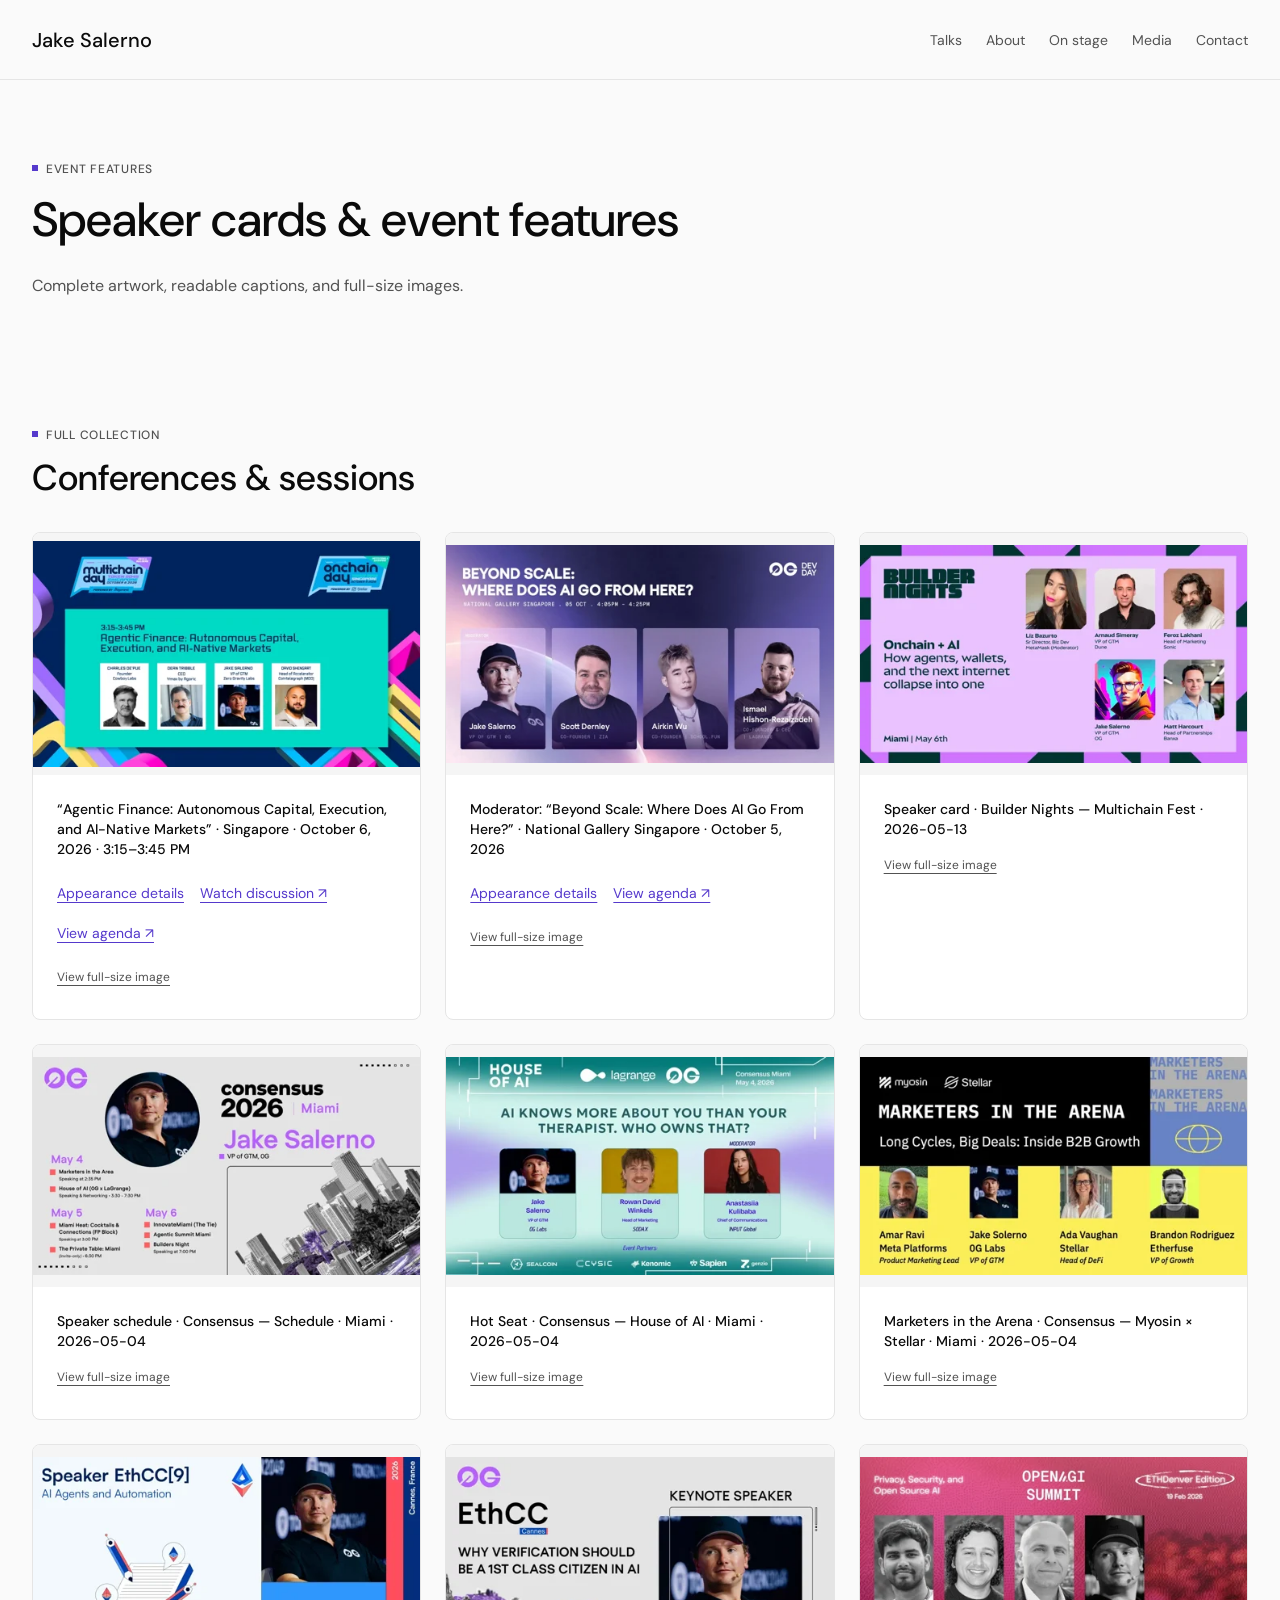
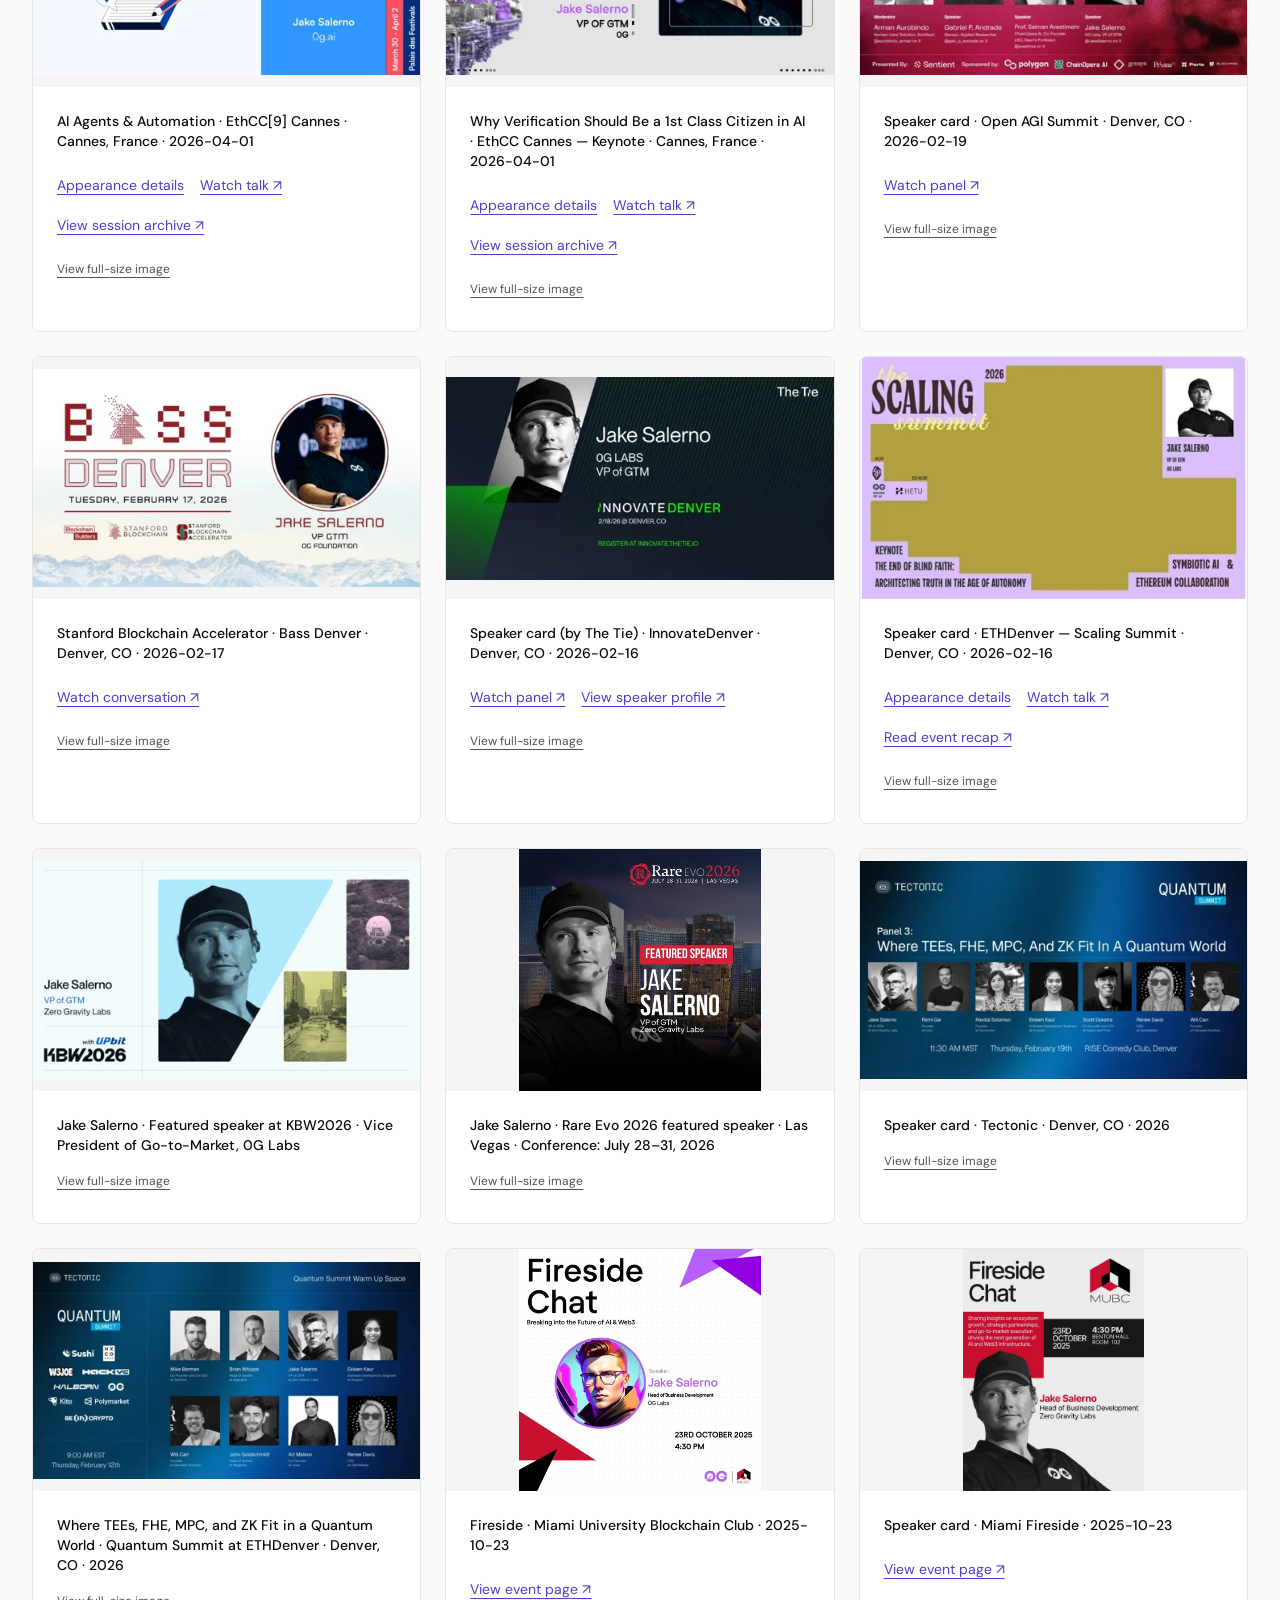
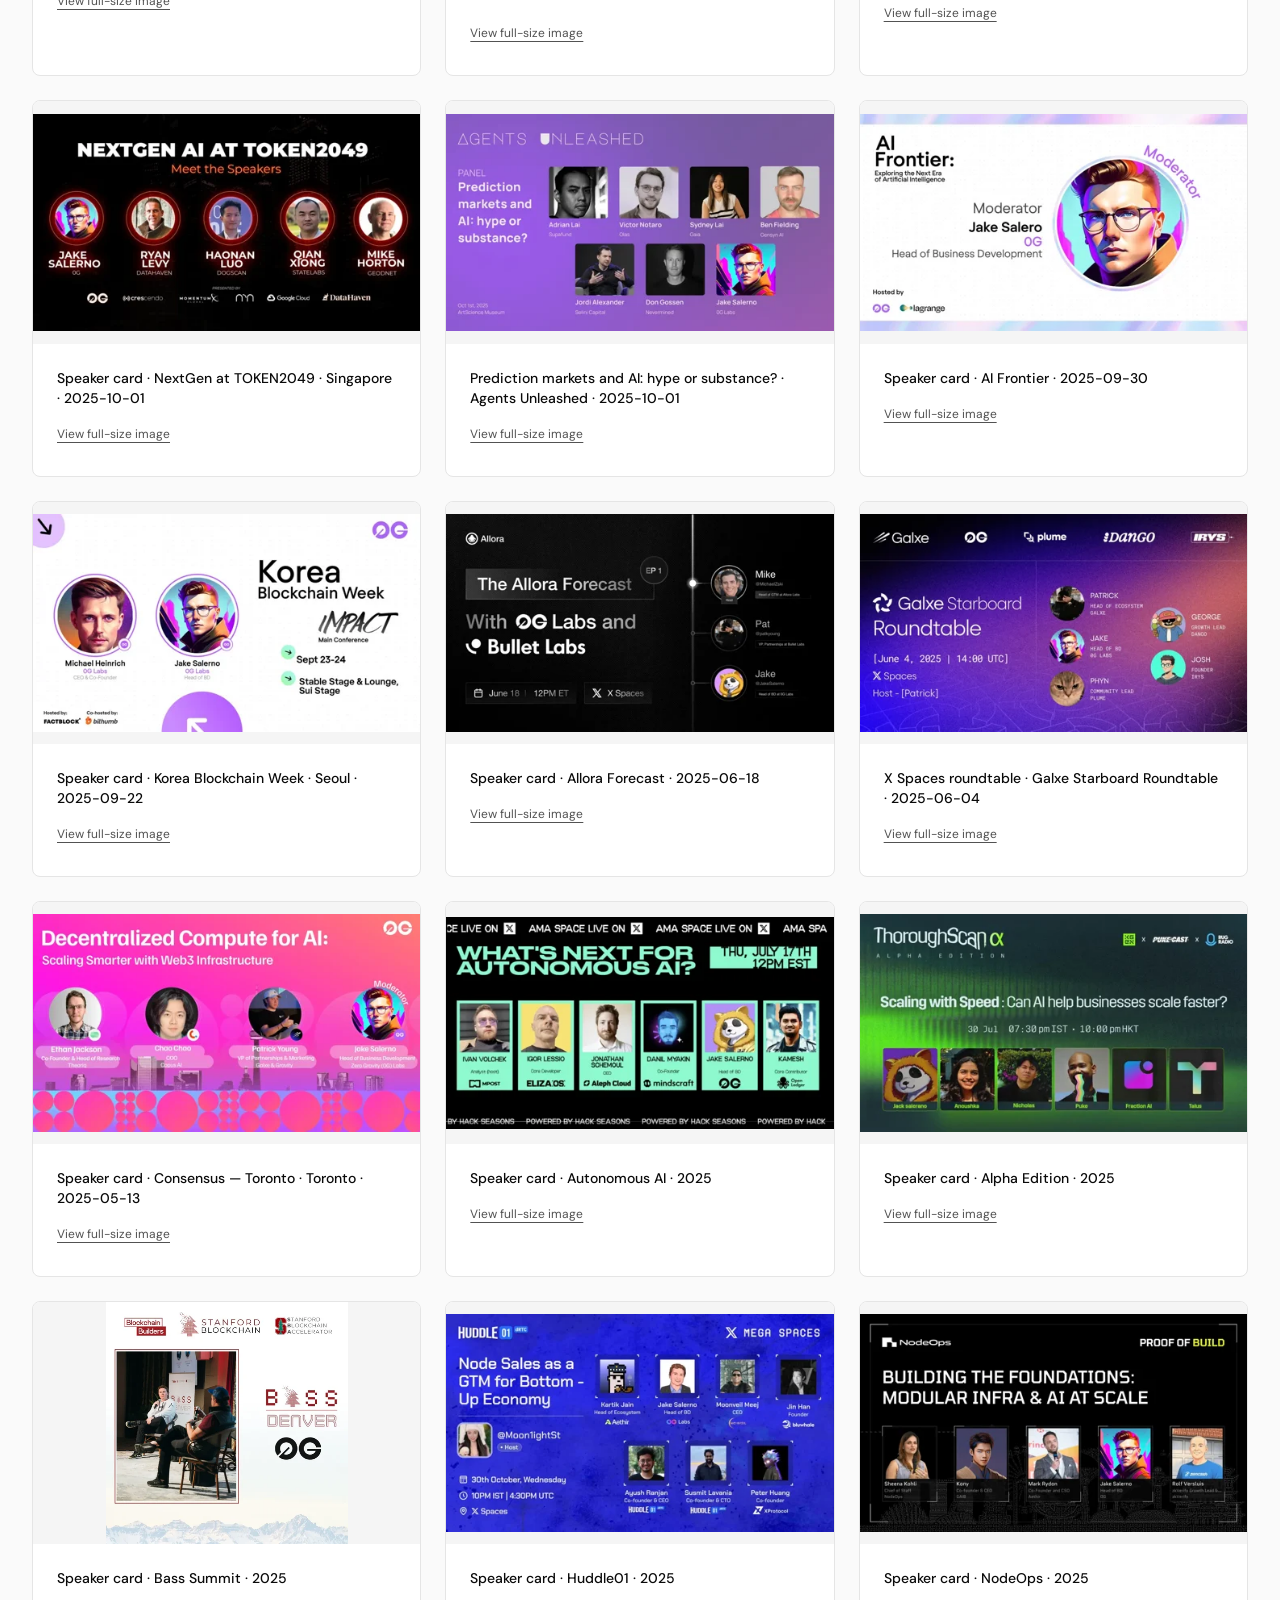
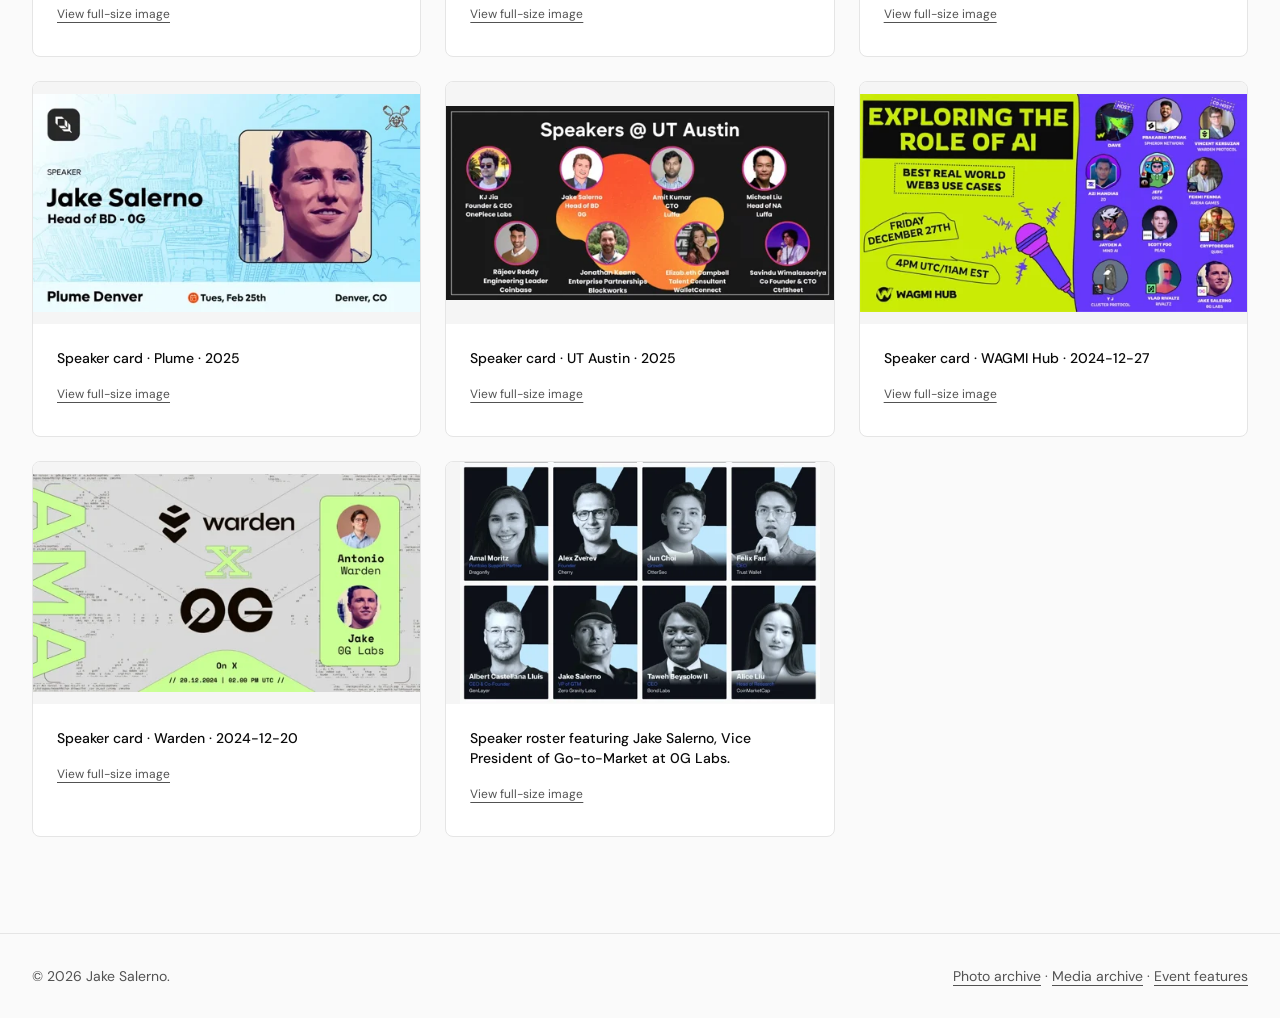
<file: event-features/index.html>
<!DOCTYPE html><html lang="en"><head><meta charset="UTF-8"><meta name="viewport" content="width=device-width, initial-scale=1.0"><title>Jake Salerno | Speaker cards &amp; event features</title><meta name="description" content="Complete collection of speaker cards, conference appearances, and event announcements featuring Jake Salerno."><meta name="robots" content="index, follow, max-image-preview:large"><meta name="author" content="Jake Salerno"><link rel="canonical" href="https://www.jakesalerno.ai/event-features/"><meta name="google-site-verification" content="RzuoUxwWvmyOm5ltR4Fwwgi673R-WRs4dz1LOaXzHOQ"><meta property="og:type" content="website"><meta property="og:title" content="Jake Salerno | Speaker cards &amp; event features"><meta property="og:description" content="Complete collection of speaker cards, conference appearances, and event announcements featuring Jake Salerno."><meta property="og:url" content="https://www.jakesalerno.ai/event-features/"><meta property="og:site_name" content="Jake Salerno"><meta property="og:image" content="https://www.jakesalerno.ai/images/speaker-cards/dev-day-2026-speaker-card.webp"><meta property="og:image:width" content="1920"><meta property="og:image:height" content="1080"><meta property="og:image:alt" content="Jake Salerno | Speaker cards &amp; event features"><meta name="twitter:card" content="summary_large_image"><meta name="twitter:site" content="@JakeSalerno"><meta name="twitter:creator" content="@JakeSalerno"><meta name="twitter:title" content="Jake Salerno | Speaker cards &amp; event features"><meta name="twitter:description" content="Complete collection of speaker cards, conference appearances, and event announcements featuring Jake Salerno."><meta name="twitter:image" content="https://www.jakesalerno.ai/images/speaker-cards/dev-day-2026-speaker-card.webp"><meta name="twitter:image:alt" content="Jake Salerno | Speaker cards &amp; event features"><link rel="preconnect" href="https://fonts.googleapis.com"><link rel="preconnect" href="https://fonts.gstatic.com" crossorigin><link href="https://fonts.googleapis.com/css2?family=DM+Sans:wght@400;500;600&display=swap" rel="stylesheet"><link rel="stylesheet" href="/assets/site.css"><script type="application/ld+json">{"@context": "https://schema.org", "@graph": [{"@type": "WebSite", "@id": "https://www.jakesalerno.ai/#website", "url": "https://www.jakesalerno.ai/", "name": "Jake Salerno"}, {"@type": "Person", "@id": "https://www.jakesalerno.ai/#person", "name": "Jake Salerno", "url": "https://www.jakesalerno.ai/", "image": "https://www.jakesalerno.ai/images/event-photos/token2049-singapore-speaking-closeup.webp", "jobTitle": "Vice President of Go-to-Market", "worksFor": {"@type": "Organization", "name": "0G Labs", "url": "https://0g.ai", "description": "The trust layer for AI"}, "description": "Jake Salerno leads commercial strategy, revenue growth, and ecosystem expansion at 0G Labs, the trust layer for AI. Previously at Chainlink Labs.", "sameAs": ["https://www.linkedin.com/in/jakesalerno/", "https://x.com/JakeSalerno"], "alumniOf": {"@type": "CollegeOrUniversity", "name": "Miami University"}, "knowsAbout": ["Private AI compute", "Encrypted storage", "AI-native blockchain", "Verifiable agent identity", "Go-to-market strategy", "Strategic partnerships"]}, {"@type": "CollectionPage", "@id": "https://www.jakesalerno.ai/event-features/#page", "url": "https://www.jakesalerno.ai/event-features/", "name": "Jake Salerno | Speaker cards & event features", "description": "Complete collection of speaker cards, conference appearances, and event announcements featuring Jake Salerno.", "mainEntity": {"@id": "https://www.jakesalerno.ai/event-features/#collection"}, "about": {"@id": "https://www.jakesalerno.ai/#person"}, "isPartOf": {"@id": "https://www.jakesalerno.ai/#website"}, "primaryImageOfPage": {"@id": "https://www.jakesalerno.ai/images/speaker-cards/dev-day-2026-speaker-card.webp#image"}}, {"@type": "ItemList", "@id": "https://www.jakesalerno.ai/event-features/#collection", "itemListElement": [{"@type": "ListItem", "position": 1, "item": {"@id": "https://www.jakesalerno.ai/images/speaker-cards/agents-unleashed-speaker-card.webp#image"}}, {"@type": "ListItem", "position": 2, "item": {"@id": "https://www.jakesalerno.ai/images/speaker-cards/ai-frontier-speaker-card.webp#image"}}, {"@type": "ListItem", "position": 3, "item": {"@id": "https://www.jakesalerno.ai/images/speaker-cards/allora-forecast-speaker-card.webp#image"}}, {"@type": "ListItem", "position": 4, "item": {"@id": "https://www.jakesalerno.ai/images/speaker-cards/alpha-edition-speaker-card.webp#image"}}, {"@type": "ListItem", "position": 5, "item": {"@id": "https://www.jakesalerno.ai/images/speaker-cards/autonomous-ai-speaker-card.webp#image"}}, {"@type": "ListItem", "position": 6, "item": {"@id": "https://www.jakesalerno.ai/images/speaker-cards/bass-denver-speaker-card.webp#image"}}, {"@type": "ListItem", "position": 7, "item": {"@id": "https://www.jakesalerno.ai/images/speaker-cards/bass-summit-speaker-card.webp#image"}}, {"@type": "ListItem", "position": 8, "item": {"@id": "https://www.jakesalerno.ai/images/speaker-cards/builder-nights-multichain-speaker-card.webp#image"}}, {"@type": "ListItem", "position": 9, "item": {"@id": "https://www.jakesalerno.ai/images/speaker-cards/consensus-2026-schedule-card.webp#image"}}, {"@type": "ListItem", "position": 10, "item": {"@id": "https://www.jakesalerno.ai/images/speaker-cards/consensus-speaker-card.webp#image"}}, {"@type": "ListItem", "position": 11, "item": {"@id": "https://www.jakesalerno.ai/images/speaker-cards/dev-day-2026-speaker-card.webp#image"}}, {"@type": "ListItem", "position": 12, "item": {"@id": "https://www.jakesalerno.ai/images/speaker-cards/ethcc-cannes-ai-agents-card.webp#image"}}, {"@type": "ListItem", "position": 13, "item": {"@id": "https://www.jakesalerno.ai/images/speaker-cards/ethcc-cannes-keynote-card.webp#image"}}, {"@type": "ListItem", "position": 14, "item": {"@id": "https://www.jakesalerno.ai/images/speaker-cards/galxe-starboard-speaker-card.webp#image"}}, {"@type": "ListItem", "position": 15, "item": {"@id": "https://www.jakesalerno.ai/images/speaker-cards/house-of-ai-speaker-card.webp#image"}}, {"@type": "ListItem", "position": 16, "item": {"@id": "https://www.jakesalerno.ai/images/speaker-cards/huddle-01-speaker-card.webp#image"}}, {"@type": "ListItem", "position": 17, "item": {"@id": "https://www.jakesalerno.ai/images/speaker-cards/innovate-denver-speaker-card.webp#image"}}, {"@type": "ListItem", "position": 18, "item": {"@id": "https://www.jakesalerno.ai/images/speaker-cards/kbw-2026-featured-speaker.webp#image"}}, {"@type": "ListItem", "position": 19, "item": {"@id": "https://www.jakesalerno.ai/images/speaker-cards/kbw-speaker-card.webp#image"}}, {"@type": "ListItem", "position": 20, "item": {"@id": "https://www.jakesalerno.ai/images/speaker-cards/miami-fireside-speaker-card.webp#image"}}, {"@type": "ListItem", "position": 21, "item": {"@id": "https://www.jakesalerno.ai/images/speaker-cards/mubc-fireside-speaker-card.webp#image"}}, {"@type": "ListItem", "position": 22, "item": {"@id": "https://www.jakesalerno.ai/images/speaker-cards/multichain-day-2026-speaker-card.webp#image"}}, {"@type": "ListItem", "position": 23, "item": {"@id": "https://www.jakesalerno.ai/images/speaker-cards/myosin-marketers-arena-card.webp#image"}}, {"@type": "ListItem", "position": 24, "item": {"@id": "https://www.jakesalerno.ai/images/speaker-cards/nextgen-token2049-speaker-card.webp#image"}}, {"@type": "ListItem", "position": 25, "item": {"@id": "https://www.jakesalerno.ai/images/speaker-cards/nodeops-speaker-card.webp#image"}}, {"@type": "ListItem", "position": 26, "item": {"@id": "https://www.jakesalerno.ai/images/speaker-cards/open-agi-summit-speaker-card.webp#image"}}, {"@type": "ListItem", "position": 27, "item": {"@id": "https://www.jakesalerno.ai/images/speaker-cards/plume-speaker-card.webp#image"}}, {"@type": "ListItem", "position": 28, "item": {"@id": "https://www.jakesalerno.ai/images/speaker-cards/quantum-summit-speaker-card.webp#image"}}, {"@type": "ListItem", "position": 29, "item": {"@id": "https://www.jakesalerno.ai/images/speaker-cards/rare-evo-2026-speaker-card.webp#image"}}, {"@type": "ListItem", "position": 30, "item": {"@id": "https://www.jakesalerno.ai/images/speaker-cards/scaling-summit-speaker-card.webp#image"}}, {"@type": "ListItem", "position": 31, "item": {"@id": "https://www.jakesalerno.ai/images/speaker-cards/speaker-roster-jake-salerno.webp#image"}}, {"@type": "ListItem", "position": 32, "item": {"@id": "https://www.jakesalerno.ai/images/speaker-cards/tectonic-speaker-card.webp#image"}}, {"@type": "ListItem", "position": 33, "item": {"@id": "https://www.jakesalerno.ai/images/speaker-cards/ut-austin-speaker-card.webp#image"}}, {"@type": "ListItem", "position": 34, "item": {"@id": "https://www.jakesalerno.ai/images/speaker-cards/wagmi-hub-speaker-card.webp#image"}}, {"@type": "ListItem", "position": 35, "item": {"@id": "https://www.jakesalerno.ai/images/speaker-cards/warden-speaker-card.webp#image"}}]}, {"@type": "ImageObject", "@id": "https://www.jakesalerno.ai/images/speaker-cards/agents-unleashed-speaker-card.webp#image", "contentUrl": "https://www.jakesalerno.ai/images/speaker-cards/agents-unleashed-speaker-card.webp", "url": "https://www.jakesalerno.ai/images/speaker-cards/agents-unleashed-speaker-card.webp", "width": 1200, "height": 675, "about": {"@id": "https://www.jakesalerno.ai/#person"}, "caption": "Prediction markets and AI: hype or substance? · Agents Unleashed · 2025-10-01", "name": "Prediction markets and AI: hype or substance?", "description": "Prediction markets and AI: hype or substance? · Agents Unleashed · 2025-10-01"}, {"@type": "ImageObject", "@id": "https://www.jakesalerno.ai/images/speaker-cards/ai-frontier-speaker-card.webp#image", "contentUrl": "https://www.jakesalerno.ai/images/speaker-cards/ai-frontier-speaker-card.webp", "url": "https://www.jakesalerno.ai/images/speaker-cards/ai-frontier-speaker-card.webp", "width": 1200, "height": 675, "about": {"@id": "https://www.jakesalerno.ai/#person"}, "caption": "Speaker card · AI Frontier · 2025-09-30", "name": "Speaker card", "description": "Speaker card · AI Frontier · 2025-09-30"}, {"@type": "ImageObject", "@id": "https://www.jakesalerno.ai/images/speaker-cards/allora-forecast-speaker-card.webp#image", "contentUrl": "https://www.jakesalerno.ai/images/speaker-cards/allora-forecast-speaker-card.webp", "url": "https://www.jakesalerno.ai/images/speaker-cards/allora-forecast-speaker-card.webp", "width": 1200, "height": 675, "about": {"@id": "https://www.jakesalerno.ai/#person"}, "caption": "Speaker card · Allora Forecast · 2025-06-18", "name": "Speaker card", "description": "Speaker card · Allora Forecast · 2025-06-18"}, {"@type": "ImageObject", "@id": "https://www.jakesalerno.ai/images/speaker-cards/alpha-edition-speaker-card.webp#image", "contentUrl": "https://www.jakesalerno.ai/images/speaker-cards/alpha-edition-speaker-card.webp", "url": "https://www.jakesalerno.ai/images/speaker-cards/alpha-edition-speaker-card.webp", "width": 1200, "height": 675, "about": {"@id": "https://www.jakesalerno.ai/#person"}, "caption": "Speaker card · Alpha Edition · 2025", "name": "Speaker card", "description": "Speaker card · Alpha Edition · 2025"}, {"@type": "ImageObject", "@id": "https://www.jakesalerno.ai/images/speaker-cards/autonomous-ai-speaker-card.webp#image", "contentUrl": "https://www.jakesalerno.ai/images/speaker-cards/autonomous-ai-speaker-card.webp", "url": "https://www.jakesalerno.ai/images/speaker-cards/autonomous-ai-speaker-card.webp", "width": 1200, "height": 658, "about": {"@id": "https://www.jakesalerno.ai/#person"}, "caption": "Speaker card · Autonomous AI · 2025", "name": "Speaker card", "description": "Speaker card · Autonomous AI · 2025"}, {"@type": "ImageObject", "@id": "https://www.jakesalerno.ai/images/speaker-cards/bass-denver-speaker-card.webp#image", "contentUrl": "https://www.jakesalerno.ai/images/speaker-cards/bass-denver-speaker-card.webp", "url": "https://www.jakesalerno.ai/images/speaker-cards/bass-denver-speaker-card.webp", "width": 1200, "height": 675, "about": {"@id": "https://www.jakesalerno.ai/#person"}, "caption": "Stanford Blockchain Accelerator · Bass Denver · Denver, CO · 2026-02-17", "name": "Stanford Blockchain Accelerator", "description": "Stanford Blockchain Accelerator · Bass Denver · Denver, CO · 2026-02-17"}, {"@type": "ImageObject", "@id": "https://www.jakesalerno.ai/images/speaker-cards/bass-summit-speaker-card.webp#image", "contentUrl": "https://www.jakesalerno.ai/images/speaker-cards/bass-summit-speaker-card.webp", "url": "https://www.jakesalerno.ai/images/speaker-cards/bass-summit-speaker-card.webp", "width": 1080, "height": 1080, "about": {"@id": "https://www.jakesalerno.ai/#person"}, "caption": "Speaker card · Bass Summit · 2025", "name": "Speaker card", "description": "Speaker card · Bass Summit · 2025"}, {"@type": "ImageObject", "@id": "https://www.jakesalerno.ai/images/speaker-cards/builder-nights-multichain-speaker-card.webp#image", "contentUrl": "https://www.jakesalerno.ai/images/speaker-cards/builder-nights-multichain-speaker-card.webp", "url": "https://www.jakesalerno.ai/images/speaker-cards/builder-nights-multichain-speaker-card.webp", "width": 1200, "height": 675, "about": {"@id": "https://www.jakesalerno.ai/#person"}, "caption": "Speaker card · Builder Nights — Multichain Fest · 2026-05-13", "name": "Speaker card", "description": "Speaker card · Builder Nights — Multichain Fest · 2026-05-13"}, {"@type": "ImageObject", "@id": "https://www.jakesalerno.ai/images/speaker-cards/consensus-2026-schedule-card.webp#image", "contentUrl": "https://www.jakesalerno.ai/images/speaker-cards/consensus-2026-schedule-card.webp", "url": "https://www.jakesalerno.ai/images/speaker-cards/consensus-2026-schedule-card.webp", "width": 1200, "height": 675, "about": {"@id": "https://www.jakesalerno.ai/#person"}, "caption": "Speaker schedule · Consensus — Schedule · Miami · 2026-05-04", "name": "Speaker schedule", "description": "Speaker schedule · Consensus — Schedule · Miami · 2026-05-04"}, {"@type": "ImageObject", "@id": "https://www.jakesalerno.ai/images/speaker-cards/consensus-speaker-card.webp#image", "contentUrl": "https://www.jakesalerno.ai/images/speaker-cards/consensus-speaker-card.webp", "url": "https://www.jakesalerno.ai/images/speaker-cards/consensus-speaker-card.webp", "width": 1200, "height": 675, "about": {"@id": "https://www.jakesalerno.ai/#person"}, "caption": "Speaker card · Consensus — Toronto · Toronto · 2025-05-13", "name": "Speaker card", "description": "Speaker card · Consensus — Toronto · Toronto · 2025-05-13"}, {"@type": "ImageObject", "@id": "https://www.jakesalerno.ai/images/speaker-cards/dev-day-2026-speaker-card.webp#image", "contentUrl": "https://www.jakesalerno.ai/images/speaker-cards/dev-day-2026-speaker-card.webp", "url": "https://www.jakesalerno.ai/images/speaker-cards/dev-day-2026-speaker-card.webp", "width": 1920, "height": 1080, "about": {"@id": "https://www.jakesalerno.ai/#person"}, "caption": "Moderator: “Beyond Scale: Where Does AI Go From Here?” · National Gallery Singapore · October 5, 2026", "name": "Beyond Scale: Where Does AI Go From Here?", "description": "0G Dev Day speaker card naming Jake Salerno as moderator of Beyond Scale with Scott Dernley, Airkin Wu and Ismael Hishon-Rezaizadeh"}, {"@type": "ImageObject", "@id": "https://www.jakesalerno.ai/images/speaker-cards/ethcc-cannes-ai-agents-card.webp#image", "contentUrl": "https://www.jakesalerno.ai/images/speaker-cards/ethcc-cannes-ai-agents-card.webp", "url": "https://www.jakesalerno.ai/images/speaker-cards/ethcc-cannes-ai-agents-card.webp", "width": 1200, "height": 675, "about": {"@id": "https://www.jakesalerno.ai/#person"}, "caption": "AI Agents & Automation · EthCC[9] Cannes · Cannes, France · 2026-04-01", "name": "AI Agents & Automation", "description": "AI Agents & Automation · EthCC[9] Cannes · Cannes, France · 2026-04-01"}, {"@type": "ImageObject", "@id": "https://www.jakesalerno.ai/images/speaker-cards/ethcc-cannes-keynote-card.webp#image", "contentUrl": "https://www.jakesalerno.ai/images/speaker-cards/ethcc-cannes-keynote-card.webp", "url": "https://www.jakesalerno.ai/images/speaker-cards/ethcc-cannes-keynote-card.webp", "width": 1200, "height": 675, "about": {"@id": "https://www.jakesalerno.ai/#person"}, "caption": "Why Verification Should Be a 1st Class Citizen in AI · EthCC Cannes — Keynote · Cannes, France · 2026-04-01", "name": "Why Verification Should Be a 1st Class Citizen in AI", "description": "Why Verification Should Be a 1st Class Citizen in AI · EthCC Cannes — Keynote · Cannes, France · 2026-04-01"}, {"@type": "ImageObject", "@id": "https://www.jakesalerno.ai/images/speaker-cards/galxe-starboard-speaker-card.webp#image", "contentUrl": "https://www.jakesalerno.ai/images/speaker-cards/galxe-starboard-speaker-card.webp", "url": "https://www.jakesalerno.ai/images/speaker-cards/galxe-starboard-speaker-card.webp", "width": 1200, "height": 675, "about": {"@id": "https://www.jakesalerno.ai/#person"}, "caption": "X Spaces roundtable · Galxe Starboard Roundtable · 2025-06-04", "name": "X Spaces roundtable", "description": "X Spaces roundtable · Galxe Starboard Roundtable · 2025-06-04"}, {"@type": "ImageObject", "@id": "https://www.jakesalerno.ai/images/speaker-cards/house-of-ai-speaker-card.webp#image", "contentUrl": "https://www.jakesalerno.ai/images/speaker-cards/house-of-ai-speaker-card.webp", "url": "https://www.jakesalerno.ai/images/speaker-cards/house-of-ai-speaker-card.webp", "width": 1200, "height": 675, "about": {"@id": "https://www.jakesalerno.ai/#person"}, "caption": "Hot Seat · Consensus — House of AI · Miami · 2026-05-04", "name": "Hot Seat", "description": "Hot Seat · Consensus — House of AI · Miami · 2026-05-04"}, {"@type": "ImageObject", "@id": "https://www.jakesalerno.ai/images/speaker-cards/huddle-01-speaker-card.webp#image", "contentUrl": "https://www.jakesalerno.ai/images/speaker-cards/huddle-01-speaker-card.webp", "url": "https://www.jakesalerno.ai/images/speaker-cards/huddle-01-speaker-card.webp", "width": 1200, "height": 675, "about": {"@id": "https://www.jakesalerno.ai/#person"}, "caption": "Speaker card · Huddle01 · 2025", "name": "Speaker card", "description": "Speaker card · Huddle01 · 2025"}, {"@type": "ImageObject", "@id": "https://www.jakesalerno.ai/images/speaker-cards/innovate-denver-speaker-card.webp#image", "contentUrl": "https://www.jakesalerno.ai/images/speaker-cards/innovate-denver-speaker-card.webp", "url": "https://www.jakesalerno.ai/images/speaker-cards/innovate-denver-speaker-card.webp", "width": 1200, "height": 628, "about": {"@id": "https://www.jakesalerno.ai/#person"}, "caption": "Speaker card (by The Tie) · InnovateDenver · Denver, CO · 2026-02-16", "name": "Speaker card (by The Tie)", "description": "Speaker card (by The Tie) · InnovateDenver · Denver, CO · 2026-02-16"}, {"@type": "ImageObject", "@id": "https://www.jakesalerno.ai/images/speaker-cards/kbw-2026-featured-speaker.webp#image", "contentUrl": "https://www.jakesalerno.ai/images/speaker-cards/kbw-2026-featured-speaker.webp", "url": "https://www.jakesalerno.ai/images/speaker-cards/kbw-2026-featured-speaker.webp", "width": 1920, "height": 1080, "about": {"@id": "https://www.jakesalerno.ai/#person"}, "caption": "Jake Salerno · Featured speaker at KBW2026 · Vice President of Go-to-Market, 0G Labs", "name": "Featured speaker", "description": "KBW2026 with Upbit speaker graphic featuring Jake Salerno, VP of GTM at Zero Gravity Labs"}, {"@type": "ImageObject", "@id": "https://www.jakesalerno.ai/images/speaker-cards/kbw-speaker-card.webp#image", "contentUrl": "https://www.jakesalerno.ai/images/speaker-cards/kbw-speaker-card.webp", "url": "https://www.jakesalerno.ai/images/speaker-cards/kbw-speaker-card.webp", "width": 1200, "height": 675, "about": {"@id": "https://www.jakesalerno.ai/#person"}, "caption": "Speaker card · Korea Blockchain Week · Seoul · 2025-09-22", "name": "Speaker card", "description": "Speaker card · Korea Blockchain Week · Seoul · 2025-09-22"}, {"@type": "ImageObject", "@id": "https://www.jakesalerno.ai/images/speaker-cards/miami-fireside-speaker-card.webp#image", "contentUrl": "https://www.jakesalerno.ai/images/speaker-cards/miami-fireside-speaker-card.webp", "url": "https://www.jakesalerno.ai/images/speaker-cards/miami-fireside-speaker-card.webp", "width": 1200, "height": 1600, "about": {"@id": "https://www.jakesalerno.ai/#person"}, "caption": "Speaker card · Miami Fireside · 2025-10-23", "name": "Speaker card", "description": "Speaker card · Miami Fireside · 2025-10-23"}, {"@type": "ImageObject", "@id": "https://www.jakesalerno.ai/images/speaker-cards/mubc-fireside-speaker-card.webp#image", "contentUrl": "https://www.jakesalerno.ai/images/speaker-cards/mubc-fireside-speaker-card.webp", "url": "https://www.jakesalerno.ai/images/speaker-cards/mubc-fireside-speaker-card.webp", "width": 1080, "height": 1080, "about": {"@id": "https://www.jakesalerno.ai/#person"}, "caption": "Fireside · Miami University Blockchain Club · 2025-10-23", "name": "Fireside", "description": "Fireside · Miami University Blockchain Club · 2025-10-23"}, {"@type": "ImageObject", "@id": "https://www.jakesalerno.ai/images/speaker-cards/multichain-day-2026-speaker-card.webp#image", "contentUrl": "https://www.jakesalerno.ai/images/speaker-cards/multichain-day-2026-speaker-card.webp", "url": "https://www.jakesalerno.ai/images/speaker-cards/multichain-day-2026-speaker-card.webp", "width": 2000, "height": 1172, "about": {"@id": "https://www.jakesalerno.ai/#person"}, "caption": "“Agentic Finance: Autonomous Capital, Execution, and AI-Native Markets” · Singapore · October 6, 2026 · 3:15–3:45 PM", "name": "Agentic Finance: Autonomous Capital, Execution, and AI-Native Markets", "description": "Multichain Day Singapore panel card listing Jake Salerno with Charles de Pue, Dean Tribble and David Shengart for the Agentic Finance session"}, {"@type": "ImageObject", "@id": "https://www.jakesalerno.ai/images/speaker-cards/myosin-marketers-arena-card.webp#image", "contentUrl": "https://www.jakesalerno.ai/images/speaker-cards/myosin-marketers-arena-card.webp", "url": "https://www.jakesalerno.ai/images/speaker-cards/myosin-marketers-arena-card.webp", "width": 1200, "height": 675, "about": {"@id": "https://www.jakesalerno.ai/#person"}, "caption": "Marketers in the Arena · Consensus — Myosin × Stellar · Miami · 2026-05-04", "name": "Marketers in the Arena", "description": "Marketers in the Arena · Consensus — Myosin × Stellar · Miami · 2026-05-04"}, {"@type": "ImageObject", "@id": "https://www.jakesalerno.ai/images/speaker-cards/nextgen-token2049-speaker-card.webp#image", "contentUrl": "https://www.jakesalerno.ai/images/speaker-cards/nextgen-token2049-speaker-card.webp", "url": "https://www.jakesalerno.ai/images/speaker-cards/nextgen-token2049-speaker-card.webp", "width": 1200, "height": 675, "about": {"@id": "https://www.jakesalerno.ai/#person"}, "caption": "Speaker card · NextGen at TOKEN2049 · Singapore · 2025-10-01", "name": "Speaker card", "description": "Speaker card · NextGen at TOKEN2049 · Singapore · 2025-10-01"}, {"@type": "ImageObject", "@id": "https://www.jakesalerno.ai/images/speaker-cards/nodeops-speaker-card.webp#image", "contentUrl": "https://www.jakesalerno.ai/images/speaker-cards/nodeops-speaker-card.webp", "url": "https://www.jakesalerno.ai/images/speaker-cards/nodeops-speaker-card.webp", "width": 1200, "height": 675, "about": {"@id": "https://www.jakesalerno.ai/#person"}, "caption": "Speaker card · NodeOps · 2025", "name": "Speaker card", "description": "Speaker card · NodeOps · 2025"}, {"@type": "ImageObject", "@id": "https://www.jakesalerno.ai/images/speaker-cards/open-agi-summit-speaker-card.webp#image", "contentUrl": "https://www.jakesalerno.ai/images/speaker-cards/open-agi-summit-speaker-card.webp", "url": "https://www.jakesalerno.ai/images/speaker-cards/open-agi-summit-speaker-card.webp", "width": 1200, "height": 675, "about": {"@id": "https://www.jakesalerno.ai/#person"}, "caption": "Speaker card · Open AGI Summit · Denver, CO · 2026-02-19", "name": "Speaker card", "description": "Speaker card · Open AGI Summit · Denver, CO · 2026-02-19"}, {"@type": "ImageObject", "@id": "https://www.jakesalerno.ai/images/speaker-cards/plume-speaker-card.webp#image", "contentUrl": "https://www.jakesalerno.ai/images/speaker-cards/plume-speaker-card.webp", "url": "https://www.jakesalerno.ai/images/speaker-cards/plume-speaker-card.webp", "width": 1200, "height": 675, "about": {"@id": "https://www.jakesalerno.ai/#person"}, "caption": "Speaker card · Plume · 2025", "name": "Speaker card", "description": "Speaker card · Plume · 2025"}, {"@type": "ImageObject", "@id": "https://www.jakesalerno.ai/images/speaker-cards/quantum-summit-speaker-card.webp#image", "contentUrl": "https://www.jakesalerno.ai/images/speaker-cards/quantum-summit-speaker-card.webp", "url": "https://www.jakesalerno.ai/images/speaker-cards/quantum-summit-speaker-card.webp", "width": 1200, "height": 675, "about": {"@id": "https://www.jakesalerno.ai/#person"}, "caption": "Where TEEs, FHE, MPC, and ZK Fit in a Quantum World · Quantum Summit at ETHDenver · Denver, CO · 2026", "name": "Where TEEs, FHE, MPC, and ZK Fit in a Quantum World", "description": "Where TEEs, FHE, MPC, and ZK Fit in a Quantum World · Quantum Summit at ETHDenver · Denver, CO · 2026"}, {"@type": "ImageObject", "@id": "https://www.jakesalerno.ai/images/speaker-cards/rare-evo-2026-speaker-card.webp#image", "contentUrl": "https://www.jakesalerno.ai/images/speaker-cards/rare-evo-2026-speaker-card.webp", "url": "https://www.jakesalerno.ai/images/speaker-cards/rare-evo-2026-speaker-card.webp", "width": 1080, "height": 1080, "about": {"@id": "https://www.jakesalerno.ai/#person"}, "caption": "Jake Salerno · Rare Evo 2026 featured speaker · Las Vegas · Conference: July 28–31, 2026", "name": "Featured speaker", "description": "Rare Evo 2026 featured speaker card for Jake Salerno advertising the July 28 to 31 conference in Las Vegas"}, {"@type": "ImageObject", "@id": "https://www.jakesalerno.ai/images/speaker-cards/scaling-summit-speaker-card.webp#image", "contentUrl": "https://www.jakesalerno.ai/images/speaker-cards/scaling-summit-speaker-card.webp", "url": "https://www.jakesalerno.ai/images/speaker-cards/scaling-summit-speaker-card.webp", "width": 1200, "height": 758, "about": {"@id": "https://www.jakesalerno.ai/#person"}, "caption": "Speaker card · ETHDenver — Scaling Summit · Denver, CO · 2026-02-16", "name": "Speaker card", "description": "Speaker card · ETHDenver — Scaling Summit · Denver, CO · 2026-02-16"}, {"@type": "ImageObject", "@id": "https://www.jakesalerno.ai/images/speaker-cards/speaker-roster-jake-salerno.webp#image", "contentUrl": "https://www.jakesalerno.ai/images/speaker-cards/speaker-roster-jake-salerno.webp", "url": "https://www.jakesalerno.ai/images/speaker-cards/speaker-roster-jake-salerno.webp", "width": 1433, "height": 961, "about": {"@id": "https://www.jakesalerno.ai/#person"}, "caption": "Speaker roster featuring Jake Salerno, Vice President of Go-to-Market at 0G Labs.", "name": "Featured speaker roster", "description": "Complete eight-person speaker roster featuring Jake Salerno alongside leaders from Dragonfly, Cherry, OtterSec, Trust Wallet, GenLayer, Bond Labs and CoinMarketCap"}, {"@type": "ImageObject", "@id": "https://www.jakesalerno.ai/images/speaker-cards/tectonic-speaker-card.webp#image", "contentUrl": "https://www.jakesalerno.ai/images/speaker-cards/tectonic-speaker-card.webp", "url": "https://www.jakesalerno.ai/images/speaker-cards/tectonic-speaker-card.webp", "width": 1200, "height": 675, "about": {"@id": "https://www.jakesalerno.ai/#person"}, "caption": "Speaker card · Tectonic · Denver, CO · 2026", "name": "Speaker card", "description": "Speaker card · Tectonic · Denver, CO · 2026"}, {"@type": "ImageObject", "@id": "https://www.jakesalerno.ai/images/speaker-cards/ut-austin-speaker-card.webp#image", "contentUrl": "https://www.jakesalerno.ai/images/speaker-cards/ut-austin-speaker-card.webp", "url": "https://www.jakesalerno.ai/images/speaker-cards/ut-austin-speaker-card.webp", "width": 1200, "height": 600, "about": {"@id": "https://www.jakesalerno.ai/#person"}, "caption": "Speaker card · UT Austin · 2025", "name": "Speaker card", "description": "Speaker card · UT Austin · 2025"}, {"@type": "ImageObject", "@id": "https://www.jakesalerno.ai/images/speaker-cards/wagmi-hub-speaker-card.webp#image", "contentUrl": "https://www.jakesalerno.ai/images/speaker-cards/wagmi-hub-speaker-card.webp", "url": "https://www.jakesalerno.ai/images/speaker-cards/wagmi-hub-speaker-card.webp", "width": 1200, "height": 676, "about": {"@id": "https://www.jakesalerno.ai/#person"}, "caption": "Speaker card · WAGMI Hub · 2024-12-27", "name": "Speaker card", "description": "Speaker card · WAGMI Hub · 2024-12-27"}, {"@type": "ImageObject", "@id": "https://www.jakesalerno.ai/images/speaker-cards/warden-speaker-card.webp#image", "contentUrl": "https://www.jakesalerno.ai/images/speaker-cards/warden-speaker-card.webp", "url": "https://www.jakesalerno.ai/images/speaker-cards/warden-speaker-card.webp", "width": 1200, "height": 675, "about": {"@id": "https://www.jakesalerno.ai/#person"}, "caption": "Speaker card · Warden · 2024-12-20", "name": "Speaker card", "description": "Speaker card · Warden · 2024-12-20"}]}</script><script src="/assets/site.js" defer></script></head><body><a class="skip-link" href="#main">Skip to content</a><nav aria-label="Main navigation"><a class="nav-name" href="/">Jake Salerno</a><ul class="nav-links"><li><a class="" href="/#speaking">Talks</a></li><li><a class="" href="/#about">About</a></li><li><a class="" href="/#photos">On stage</a></li><li><a class="" href="/media/">Media</a></li><li><a class="" href="/#contact">Contact</a></li></ul></nav><main id="main"><section class="page-intro"><span class="section-label">Event features</span><h1>Speaker cards & event features</h1><p>Complete artwork, readable captions, and full-size images.</p></section><section id="feature-archive"><span class="section-label">Full collection</span><h2 class="section-title">Conferences &amp; sessions</h2><div class="gallery-grid gallery-cards "><figure class="archive-item"><a class="image-view" data-lightbox href="/images/speaker-cards/multichain-day-2026-speaker-card.webp" aria-label="Enlarge: Multichain Day Singapore panel card listing Jake Salerno with Charles de Pue, Dean Tribble and David Shengart for the Agentic Finance session"><img src="/images/speaker-cards/multichain-day-2026-speaker-card.webp" srcset="/assets/responsive/speaker-cards-multichain-day-2026-speaker-card-480.webp 480w, /assets/responsive/speaker-cards-multichain-day-2026-speaker-card-960.webp 960w, /images/speaker-cards/multichain-day-2026-speaker-card.webp 2000w" sizes="(max-width: 520px) calc(100vw - 40px), (max-width: 900px) 46vw, 370px" width="2000" height="1172" alt="Multichain Day Singapore panel card listing Jake Salerno with Charles de Pue, Dean Tribble and David Shengart for the Agentic Finance session" loading="lazy" decoding="async"></a><figcaption><p>“Agentic Finance: Autonomous Capital, Execution, and AI-Native Markets” · Singapore · October 6, 2026 · 3:15–3:45 PM</p><div class="entry-links"><a class="" href="/appearances/agentic-finance-2026/">Appearance details</a><a class="" href="https://www.youtube.com/watch?v=FEqSe1xZShQ" target="_blank" rel="noopener noreferrer">Watch discussion ↗</a><a class="" href="https://luma.com/multichaindaysingapore" target="_blank" rel="noopener noreferrer">View agenda ↗</a></div><a class="full-image" href="/images/speaker-cards/multichain-day-2026-speaker-card.webp">View full-size image</a></figcaption></figure><figure class="archive-item"><a class="image-view" data-lightbox href="/images/speaker-cards/dev-day-2026-speaker-card.webp" aria-label="Enlarge: 0G Dev Day speaker card naming Jake Salerno as moderator of Beyond Scale with Scott Dernley, Airkin Wu and Ismael Hishon-Rezaizadeh"><img src="/images/speaker-cards/dev-day-2026-speaker-card.webp" srcset="/assets/responsive/speaker-cards-dev-day-2026-speaker-card-480.webp 480w, /assets/responsive/speaker-cards-dev-day-2026-speaker-card-960.webp 960w, /images/speaker-cards/dev-day-2026-speaker-card.webp 1920w" sizes="(max-width: 520px) calc(100vw - 40px), (max-width: 900px) 46vw, 370px" width="1920" height="1080" alt="0G Dev Day speaker card naming Jake Salerno as moderator of Beyond Scale with Scott Dernley, Airkin Wu and Ismael Hishon-Rezaizadeh" loading="lazy" decoding="async"></a><figcaption><p>Moderator: “Beyond Scale: Where Does AI Go From Here?” · National Gallery Singapore · October 5, 2026</p><div class="entry-links"><a class="" href="/appearances/0g-dev-day-2026/">Appearance details</a><a class="" href="https://build.0g.ai/dev-day-2026" target="_blank" rel="noopener noreferrer">View agenda ↗</a></div><a class="full-image" href="/images/speaker-cards/dev-day-2026-speaker-card.webp">View full-size image</a></figcaption></figure><figure class="archive-item"><a class="image-view" data-lightbox href="/images/speaker-cards/builder-nights-multichain-speaker-card.webp" aria-label="Enlarge: Speaker card — Builder Nights — Multichain Fest — 2026"><img src="/images/speaker-cards/builder-nights-multichain-speaker-card.webp" srcset="/assets/responsive/speaker-cards-builder-nights-multichain-speaker-card-480.webp 480w, /assets/responsive/speaker-cards-builder-nights-multichain-speaker-card-960.webp 960w, /images/speaker-cards/builder-nights-multichain-speaker-card.webp 1200w" sizes="(max-width: 520px) calc(100vw - 40px), (max-width: 900px) 46vw, 370px" width="1200" height="675" alt="Speaker card — Builder Nights — Multichain Fest — 2026" loading="lazy" decoding="async"></a><figcaption><p>Speaker card · Builder Nights — Multichain Fest · 2026-05-13</p><a class="full-image" href="/images/speaker-cards/builder-nights-multichain-speaker-card.webp">View full-size image</a></figcaption></figure><figure class="archive-item"><a class="image-view" data-lightbox href="/images/speaker-cards/consensus-2026-schedule-card.webp" aria-label="Enlarge: Speaker schedule — Consensus — Schedule — Miami — 2026"><img src="/images/speaker-cards/consensus-2026-schedule-card.webp" srcset="/assets/responsive/speaker-cards-consensus-2026-schedule-card-480.webp 480w, /assets/responsive/speaker-cards-consensus-2026-schedule-card-960.webp 960w, /images/speaker-cards/consensus-2026-schedule-card.webp 1200w" sizes="(max-width: 520px) calc(100vw - 40px), (max-width: 900px) 46vw, 370px" width="1200" height="675" alt="Speaker schedule — Consensus — Schedule — Miami — 2026" loading="lazy" decoding="async"></a><figcaption><p>Speaker schedule · Consensus — Schedule · Miami · 2026-05-04</p><a class="full-image" href="/images/speaker-cards/consensus-2026-schedule-card.webp">View full-size image</a></figcaption></figure><figure class="archive-item"><a class="image-view" data-lightbox href="/images/speaker-cards/house-of-ai-speaker-card.webp" aria-label="Enlarge: Hot Seat — Consensus — House of AI — Miami — 2026"><img src="/images/speaker-cards/house-of-ai-speaker-card.webp" srcset="/assets/responsive/speaker-cards-house-of-ai-speaker-card-480.webp 480w, /assets/responsive/speaker-cards-house-of-ai-speaker-card-960.webp 960w, /images/speaker-cards/house-of-ai-speaker-card.webp 1200w" sizes="(max-width: 520px) calc(100vw - 40px), (max-width: 900px) 46vw, 370px" width="1200" height="675" alt="Hot Seat — Consensus — House of AI — Miami — 2026" loading="lazy" decoding="async"></a><figcaption><p>Hot Seat · Consensus — House of AI · Miami · 2026-05-04</p><a class="full-image" href="/images/speaker-cards/house-of-ai-speaker-card.webp">View full-size image</a></figcaption></figure><figure class="archive-item"><a class="image-view" data-lightbox href="/images/speaker-cards/myosin-marketers-arena-card.webp" aria-label="Enlarge: Marketers in the Arena — Consensus — Myosin × Stellar — Miami — 2026"><img src="/images/speaker-cards/myosin-marketers-arena-card.webp" srcset="/assets/responsive/speaker-cards-myosin-marketers-arena-card-480.webp 480w, /assets/responsive/speaker-cards-myosin-marketers-arena-card-960.webp 960w, /images/speaker-cards/myosin-marketers-arena-card.webp 1200w" sizes="(max-width: 520px) calc(100vw - 40px), (max-width: 900px) 46vw, 370px" width="1200" height="675" alt="Marketers in the Arena — Consensus — Myosin × Stellar — Miami — 2026" loading="lazy" decoding="async"></a><figcaption><p>Marketers in the Arena · Consensus — Myosin × Stellar · Miami · 2026-05-04</p><a class="full-image" href="/images/speaker-cards/myosin-marketers-arena-card.webp">View full-size image</a></figcaption></figure><figure class="archive-item"><a class="image-view" data-lightbox href="/images/speaker-cards/ethcc-cannes-ai-agents-card.webp" aria-label="Enlarge: AI Agents &amp; Automation — EthCC[9] Cannes — Cannes, France — 2026"><img src="/images/speaker-cards/ethcc-cannes-ai-agents-card.webp" srcset="/assets/responsive/speaker-cards-ethcc-cannes-ai-agents-card-480.webp 480w, /assets/responsive/speaker-cards-ethcc-cannes-ai-agents-card-960.webp 960w, /images/speaker-cards/ethcc-cannes-ai-agents-card.webp 1200w" sizes="(max-width: 520px) calc(100vw - 40px), (max-width: 900px) 46vw, 370px" width="1200" height="675" alt="AI Agents &amp; Automation — EthCC[9] Cannes — Cannes, France — 2026" loading="lazy" decoding="async"></a><figcaption><p>AI Agents &amp; Automation · EthCC[9] Cannes · Cannes, France · 2026-04-01</p><div class="entry-links"><a class="" href="/appearances/ethcc-2026/">Appearance details</a><a class="" href="https://www.youtube.com/watch?v=2F9A0KsG7iI" target="_blank" rel="noopener noreferrer">Watch talk ↗</a><a class="" href="https://ethcc.io/archives/why-verification-should-be-a-1st-class-citizen-in-ai" target="_blank" rel="noopener noreferrer">View session archive ↗</a></div><a class="full-image" href="/images/speaker-cards/ethcc-cannes-ai-agents-card.webp">View full-size image</a></figcaption></figure><figure class="archive-item"><a class="image-view" data-lightbox href="/images/speaker-cards/ethcc-cannes-keynote-card.webp" aria-label="Enlarge: Why Verification Should Be a 1st Class Citizen in AI — EthCC Cannes — Keynote — Cannes, France — 2026"><img src="/images/speaker-cards/ethcc-cannes-keynote-card.webp" srcset="/assets/responsive/speaker-cards-ethcc-cannes-keynote-card-480.webp 480w, /assets/responsive/speaker-cards-ethcc-cannes-keynote-card-960.webp 960w, /images/speaker-cards/ethcc-cannes-keynote-card.webp 1200w" sizes="(max-width: 520px) calc(100vw - 40px), (max-width: 900px) 46vw, 370px" width="1200" height="675" alt="Why Verification Should Be a 1st Class Citizen in AI — EthCC Cannes — Keynote — Cannes, France — 2026" loading="lazy" decoding="async"></a><figcaption><p>Why Verification Should Be a 1st Class Citizen in AI · EthCC Cannes — Keynote · Cannes, France · 2026-04-01</p><div class="entry-links"><a class="" href="/appearances/ethcc-2026/">Appearance details</a><a class="" href="https://www.youtube.com/watch?v=2F9A0KsG7iI" target="_blank" rel="noopener noreferrer">Watch talk ↗</a><a class="" href="https://ethcc.io/archives/why-verification-should-be-a-1st-class-citizen-in-ai" target="_blank" rel="noopener noreferrer">View session archive ↗</a></div><a class="full-image" href="/images/speaker-cards/ethcc-cannes-keynote-card.webp">View full-size image</a></figcaption></figure><figure class="archive-item"><a class="image-view" data-lightbox href="/images/speaker-cards/open-agi-summit-speaker-card.webp" aria-label="Enlarge: Speaker card — Open AGI Summit — Denver, CO — 2026"><img src="/images/speaker-cards/open-agi-summit-speaker-card.webp" srcset="/assets/responsive/speaker-cards-open-agi-summit-speaker-card-480.webp 480w, /assets/responsive/speaker-cards-open-agi-summit-speaker-card-960.webp 960w, /images/speaker-cards/open-agi-summit-speaker-card.webp 1200w" sizes="(max-width: 520px) calc(100vw - 40px), (max-width: 900px) 46vw, 370px" width="1200" height="675" alt="Speaker card — Open AGI Summit — Denver, CO — 2026" loading="lazy" decoding="async"></a><figcaption><p>Speaker card · Open AGI Summit · Denver, CO · 2026-02-19</p><div class="entry-links"><a class="" href="https://youtu.be/LMxB1g1QfxA?si=t3_eeafqFsmFmXAp" target="_blank" rel="noopener noreferrer">Watch panel ↗</a></div><a class="full-image" href="/images/speaker-cards/open-agi-summit-speaker-card.webp">View full-size image</a></figcaption></figure><figure class="archive-item"><a class="image-view" data-lightbox href="/images/speaker-cards/bass-denver-speaker-card.webp" aria-label="Enlarge: Stanford Blockchain Accelerator — Bass Denver — Denver, CO — 2026"><img src="/images/speaker-cards/bass-denver-speaker-card.webp" srcset="/assets/responsive/speaker-cards-bass-denver-speaker-card-480.webp 480w, /assets/responsive/speaker-cards-bass-denver-speaker-card-960.webp 960w, /images/speaker-cards/bass-denver-speaker-card.webp 1200w" sizes="(max-width: 520px) calc(100vw - 40px), (max-width: 900px) 46vw, 370px" width="1200" height="675" alt="Stanford Blockchain Accelerator — Bass Denver — Denver, CO — 2026" loading="lazy" decoding="async"></a><figcaption><p>Stanford Blockchain Accelerator · Bass Denver · Denver, CO · 2026-02-17</p><div class="entry-links"><a class="" href="https://youtu.be/2btTirAJgp4?si=GZCsMYpfK8sAgmSE&amp;t=22280" target="_blank" rel="noopener noreferrer">Watch conversation ↗</a></div><a class="full-image" href="/images/speaker-cards/bass-denver-speaker-card.webp">View full-size image</a></figcaption></figure><figure class="archive-item"><a class="image-view" data-lightbox href="/images/speaker-cards/innovate-denver-speaker-card.webp" aria-label="Enlarge: Speaker card (by The Tie) — InnovateDenver — Denver, CO — 2026"><img src="/images/speaker-cards/innovate-denver-speaker-card.webp" srcset="/assets/responsive/speaker-cards-innovate-denver-speaker-card-480.webp 480w, /assets/responsive/speaker-cards-innovate-denver-speaker-card-960.webp 960w, /images/speaker-cards/innovate-denver-speaker-card.webp 1200w" sizes="(max-width: 520px) calc(100vw - 40px), (max-width: 900px) 46vw, 370px" width="1200" height="628" alt="Speaker card (by The Tie) — InnovateDenver — Denver, CO — 2026" loading="lazy" decoding="async"></a><figcaption><p>Speaker card (by The Tie) · InnovateDenver · Denver, CO · 2026-02-16</p><div class="entry-links"><a class="" href="https://www.youtube.com/watch?v=5lWa65tXrTA" target="_blank" rel="noopener noreferrer">Watch panel ↗</a><a class="" href="https://www.innovate.thetie.io/speakers-denver-2026" target="_blank" rel="noopener noreferrer">View speaker profile ↗</a></div><a class="full-image" href="/images/speaker-cards/innovate-denver-speaker-card.webp">View full-size image</a></figcaption></figure><figure class="archive-item"><a class="image-view" data-lightbox href="/images/speaker-cards/scaling-summit-speaker-card.webp" aria-label="Enlarge: Speaker card — ETHDenver — Scaling Summit — Denver, CO — 2026"><img src="/images/speaker-cards/scaling-summit-speaker-card.webp" srcset="/assets/responsive/speaker-cards-scaling-summit-speaker-card-480.webp 480w, /assets/responsive/speaker-cards-scaling-summit-speaker-card-960.webp 960w, /images/speaker-cards/scaling-summit-speaker-card.webp 1200w" sizes="(max-width: 520px) calc(100vw - 40px), (max-width: 900px) 46vw, 370px" width="1200" height="758" alt="Speaker card — ETHDenver — Scaling Summit — Denver, CO — 2026" loading="lazy" decoding="async"></a><figcaption><p>Speaker card · ETHDenver — Scaling Summit · Denver, CO · 2026-02-16</p><div class="entry-links"><a class="" href="/appearances/scaling-summit-2026/">Appearance details</a><a class="" href="https://x.com/0G_labs/status/2026990980164116547?s=20" target="_blank" rel="noopener noreferrer">Watch talk ↗</a><a class="" href="https://0g.ai/blog/ethdenver-2026-recap" target="_blank" rel="noopener noreferrer">Read event recap ↗</a></div><a class="full-image" href="/images/speaker-cards/scaling-summit-speaker-card.webp">View full-size image</a></figcaption></figure><figure class="archive-item"><a class="image-view" data-lightbox href="/images/speaker-cards/kbw-2026-featured-speaker.webp" aria-label="Enlarge: KBW2026 with Upbit speaker graphic featuring Jake Salerno, VP of GTM at Zero Gravity Labs"><img src="/images/speaker-cards/kbw-2026-featured-speaker.webp" srcset="/assets/responsive/speaker-cards-kbw-2026-featured-speaker-480.webp 480w, /assets/responsive/speaker-cards-kbw-2026-featured-speaker-960.webp 960w, /images/speaker-cards/kbw-2026-featured-speaker.webp 1920w" sizes="(max-width: 520px) calc(100vw - 40px), (max-width: 900px) 46vw, 370px" width="1920" height="1080" alt="KBW2026 with Upbit speaker graphic featuring Jake Salerno, VP of GTM at Zero Gravity Labs" loading="lazy" decoding="async"></a><figcaption><p>Jake Salerno · Featured speaker at KBW2026 · Vice President of Go-to-Market, 0G Labs</p><a class="full-image" href="/images/speaker-cards/kbw-2026-featured-speaker.webp">View full-size image</a></figcaption></figure><figure class="archive-item"><a class="image-view" data-lightbox href="/images/speaker-cards/rare-evo-2026-speaker-card.webp" aria-label="Enlarge: Rare Evo 2026 featured speaker card for Jake Salerno advertising the July 28 to 31 conference in Las Vegas"><img src="/images/speaker-cards/rare-evo-2026-speaker-card.webp" srcset="/assets/responsive/speaker-cards-rare-evo-2026-speaker-card-480.webp 480w, /assets/responsive/speaker-cards-rare-evo-2026-speaker-card-960.webp 960w, /images/speaker-cards/rare-evo-2026-speaker-card.webp 1080w" sizes="(max-width: 520px) calc(100vw - 40px), (max-width: 900px) 46vw, 370px" width="1080" height="1080" alt="Rare Evo 2026 featured speaker card for Jake Salerno advertising the July 28 to 31 conference in Las Vegas" loading="lazy" decoding="async"></a><figcaption><p>Jake Salerno · Rare Evo 2026 featured speaker · Las Vegas · Conference: July 28–31, 2026</p><a class="full-image" href="/images/speaker-cards/rare-evo-2026-speaker-card.webp">View full-size image</a></figcaption></figure><figure class="archive-item"><a class="image-view" data-lightbox href="/images/speaker-cards/tectonic-speaker-card.webp" aria-label="Enlarge: Speaker card — Tectonic — Denver, CO — 2026"><img src="/images/speaker-cards/tectonic-speaker-card.webp" srcset="/assets/responsive/speaker-cards-tectonic-speaker-card-480.webp 480w, /assets/responsive/speaker-cards-tectonic-speaker-card-960.webp 960w, /images/speaker-cards/tectonic-speaker-card.webp 1200w" sizes="(max-width: 520px) calc(100vw - 40px), (max-width: 900px) 46vw, 370px" width="1200" height="675" alt="Speaker card — Tectonic — Denver, CO — 2026" loading="lazy" decoding="async"></a><figcaption><p>Speaker card · Tectonic · Denver, CO · 2026</p><a class="full-image" href="/images/speaker-cards/tectonic-speaker-card.webp">View full-size image</a></figcaption></figure><figure class="archive-item"><a class="image-view" data-lightbox href="/images/speaker-cards/quantum-summit-speaker-card.webp" aria-label="Enlarge: Where TEEs, FHE, MPC, and ZK Fit in a Quantum World — Quantum Summit at ETHDenver — Denver, CO — 2026"><img src="/images/speaker-cards/quantum-summit-speaker-card.webp" srcset="/assets/responsive/speaker-cards-quantum-summit-speaker-card-480.webp 480w, /assets/responsive/speaker-cards-quantum-summit-speaker-card-960.webp 960w, /images/speaker-cards/quantum-summit-speaker-card.webp 1200w" sizes="(max-width: 520px) calc(100vw - 40px), (max-width: 900px) 46vw, 370px" width="1200" height="675" alt="Where TEEs, FHE, MPC, and ZK Fit in a Quantum World — Quantum Summit at ETHDenver — Denver, CO — 2026" loading="lazy" decoding="async"></a><figcaption><p>Where TEEs, FHE, MPC, and ZK Fit in a Quantum World · Quantum Summit at ETHDenver · Denver, CO · 2026</p><a class="full-image" href="/images/speaker-cards/quantum-summit-speaker-card.webp">View full-size image</a></figcaption></figure><figure class="archive-item"><a class="image-view" data-lightbox href="/images/speaker-cards/mubc-fireside-speaker-card.webp" aria-label="Enlarge: Fireside — Miami University Blockchain Club — 2025"><img src="/images/speaker-cards/mubc-fireside-speaker-card.webp" srcset="/assets/responsive/speaker-cards-mubc-fireside-speaker-card-480.webp 480w, /assets/responsive/speaker-cards-mubc-fireside-speaker-card-960.webp 960w, /images/speaker-cards/mubc-fireside-speaker-card.webp 1080w" sizes="(max-width: 520px) calc(100vw - 40px), (max-width: 900px) 46vw, 370px" width="1080" height="1080" alt="Fireside — Miami University Blockchain Club — 2025" loading="lazy" decoding="async"></a><figcaption><p>Fireside · Miami University Blockchain Club · 2025-10-23</p><div class="entry-links"><a class="" href="https://luma.com/g4553kdo" target="_blank" rel="noopener noreferrer">View event page ↗</a></div><a class="full-image" href="/images/speaker-cards/mubc-fireside-speaker-card.webp">View full-size image</a></figcaption></figure><figure class="archive-item"><a class="image-view" data-lightbox href="/images/speaker-cards/miami-fireside-speaker-card.webp" aria-label="Enlarge: Speaker card — Miami Fireside — 2025"><img src="/images/speaker-cards/miami-fireside-speaker-card.webp" srcset="/assets/responsive/speaker-cards-miami-fireside-speaker-card-480.webp 480w, /assets/responsive/speaker-cards-miami-fireside-speaker-card-960.webp 960w, /images/speaker-cards/miami-fireside-speaker-card.webp 1200w" sizes="(max-width: 520px) calc(100vw - 40px), (max-width: 900px) 46vw, 370px" width="1200" height="1600" alt="Speaker card — Miami Fireside — 2025" loading="lazy" decoding="async"></a><figcaption><p>Speaker card · Miami Fireside · 2025-10-23</p><div class="entry-links"><a class="" href="https://luma.com/g4553kdo" target="_blank" rel="noopener noreferrer">View event page ↗</a></div><a class="full-image" href="/images/speaker-cards/miami-fireside-speaker-card.webp">View full-size image</a></figcaption></figure><figure class="archive-item"><a class="image-view" data-lightbox href="/images/speaker-cards/nextgen-token2049-speaker-card.webp" aria-label="Enlarge: Speaker card — NextGen at TOKEN2049 — Singapore — 2025"><img src="/images/speaker-cards/nextgen-token2049-speaker-card.webp" srcset="/assets/responsive/speaker-cards-nextgen-token2049-speaker-card-480.webp 480w, /assets/responsive/speaker-cards-nextgen-token2049-speaker-card-960.webp 960w, /images/speaker-cards/nextgen-token2049-speaker-card.webp 1200w" sizes="(max-width: 520px) calc(100vw - 40px), (max-width: 900px) 46vw, 370px" width="1200" height="675" alt="Speaker card — NextGen at TOKEN2049 — Singapore — 2025" loading="lazy" decoding="async"></a><figcaption><p>Speaker card · NextGen at TOKEN2049 · Singapore · 2025-10-01</p><a class="full-image" href="/images/speaker-cards/nextgen-token2049-speaker-card.webp">View full-size image</a></figcaption></figure><figure class="archive-item"><a class="image-view" data-lightbox href="/images/speaker-cards/agents-unleashed-speaker-card.webp" aria-label="Enlarge: Prediction markets and AI: hype or substance? — Agents Unleashed — 2025"><img src="/images/speaker-cards/agents-unleashed-speaker-card.webp" srcset="/assets/responsive/speaker-cards-agents-unleashed-speaker-card-480.webp 480w, /assets/responsive/speaker-cards-agents-unleashed-speaker-card-960.webp 960w, /images/speaker-cards/agents-unleashed-speaker-card.webp 1200w" sizes="(max-width: 520px) calc(100vw - 40px), (max-width: 900px) 46vw, 370px" width="1200" height="675" alt="Prediction markets and AI: hype or substance? — Agents Unleashed — 2025" loading="lazy" decoding="async"></a><figcaption><p>Prediction markets and AI: hype or substance? · Agents Unleashed · 2025-10-01</p><a class="full-image" href="/images/speaker-cards/agents-unleashed-speaker-card.webp">View full-size image</a></figcaption></figure><figure class="archive-item"><a class="image-view" data-lightbox href="/images/speaker-cards/ai-frontier-speaker-card.webp" aria-label="Enlarge: Speaker card — AI Frontier — 2025"><img src="/images/speaker-cards/ai-frontier-speaker-card.webp" srcset="/assets/responsive/speaker-cards-ai-frontier-speaker-card-480.webp 480w, /assets/responsive/speaker-cards-ai-frontier-speaker-card-960.webp 960w, /images/speaker-cards/ai-frontier-speaker-card.webp 1200w" sizes="(max-width: 520px) calc(100vw - 40px), (max-width: 900px) 46vw, 370px" width="1200" height="675" alt="Speaker card — AI Frontier — 2025" loading="lazy" decoding="async"></a><figcaption><p>Speaker card · AI Frontier · 2025-09-30</p><a class="full-image" href="/images/speaker-cards/ai-frontier-speaker-card.webp">View full-size image</a></figcaption></figure><figure class="archive-item"><a class="image-view" data-lightbox href="/images/speaker-cards/kbw-speaker-card.webp" aria-label="Enlarge: Speaker card — Korea Blockchain Week — Seoul — 2025"><img src="/images/speaker-cards/kbw-speaker-card.webp" srcset="/assets/responsive/speaker-cards-kbw-speaker-card-480.webp 480w, /assets/responsive/speaker-cards-kbw-speaker-card-960.webp 960w, /images/speaker-cards/kbw-speaker-card.webp 1200w" sizes="(max-width: 520px) calc(100vw - 40px), (max-width: 900px) 46vw, 370px" width="1200" height="675" alt="Speaker card — Korea Blockchain Week — Seoul — 2025" loading="lazy" decoding="async"></a><figcaption><p>Speaker card · Korea Blockchain Week · Seoul · 2025-09-22</p><a class="full-image" href="/images/speaker-cards/kbw-speaker-card.webp">View full-size image</a></figcaption></figure><figure class="archive-item"><a class="image-view" data-lightbox href="/images/speaker-cards/allora-forecast-speaker-card.webp" aria-label="Enlarge: Speaker card — Allora Forecast — 2025"><img src="/images/speaker-cards/allora-forecast-speaker-card.webp" srcset="/assets/responsive/speaker-cards-allora-forecast-speaker-card-480.webp 480w, /assets/responsive/speaker-cards-allora-forecast-speaker-card-960.webp 960w, /images/speaker-cards/allora-forecast-speaker-card.webp 1200w" sizes="(max-width: 520px) calc(100vw - 40px), (max-width: 900px) 46vw, 370px" width="1200" height="675" alt="Speaker card — Allora Forecast — 2025" loading="lazy" decoding="async"></a><figcaption><p>Speaker card · Allora Forecast · 2025-06-18</p><a class="full-image" href="/images/speaker-cards/allora-forecast-speaker-card.webp">View full-size image</a></figcaption></figure><figure class="archive-item"><a class="image-view" data-lightbox href="/images/speaker-cards/galxe-starboard-speaker-card.webp" aria-label="Enlarge: X Spaces roundtable — Galxe Starboard Roundtable — 2025"><img src="/images/speaker-cards/galxe-starboard-speaker-card.webp" srcset="/assets/responsive/speaker-cards-galxe-starboard-speaker-card-480.webp 480w, /assets/responsive/speaker-cards-galxe-starboard-speaker-card-960.webp 960w, /images/speaker-cards/galxe-starboard-speaker-card.webp 1200w" sizes="(max-width: 520px) calc(100vw - 40px), (max-width: 900px) 46vw, 370px" width="1200" height="675" alt="X Spaces roundtable — Galxe Starboard Roundtable — 2025" loading="lazy" decoding="async"></a><figcaption><p>X Spaces roundtable · Galxe Starboard Roundtable · 2025-06-04</p><a class="full-image" href="/images/speaker-cards/galxe-starboard-speaker-card.webp">View full-size image</a></figcaption></figure><figure class="archive-item"><a class="image-view" data-lightbox href="/images/speaker-cards/consensus-speaker-card.webp" aria-label="Enlarge: Speaker card — Consensus — Toronto — Toronto — 2025"><img src="/images/speaker-cards/consensus-speaker-card.webp" srcset="/assets/responsive/speaker-cards-consensus-speaker-card-480.webp 480w, /assets/responsive/speaker-cards-consensus-speaker-card-960.webp 960w, /images/speaker-cards/consensus-speaker-card.webp 1200w" sizes="(max-width: 520px) calc(100vw - 40px), (max-width: 900px) 46vw, 370px" width="1200" height="675" alt="Speaker card — Consensus — Toronto — Toronto — 2025" loading="lazy" decoding="async"></a><figcaption><p>Speaker card · Consensus — Toronto · Toronto · 2025-05-13</p><a class="full-image" href="/images/speaker-cards/consensus-speaker-card.webp">View full-size image</a></figcaption></figure><figure class="archive-item"><a class="image-view" data-lightbox href="/images/speaker-cards/autonomous-ai-speaker-card.webp" aria-label="Enlarge: Speaker card — Autonomous AI — 2025"><img src="/images/speaker-cards/autonomous-ai-speaker-card.webp" srcset="/assets/responsive/speaker-cards-autonomous-ai-speaker-card-480.webp 480w, /assets/responsive/speaker-cards-autonomous-ai-speaker-card-960.webp 960w, /images/speaker-cards/autonomous-ai-speaker-card.webp 1200w" sizes="(max-width: 520px) calc(100vw - 40px), (max-width: 900px) 46vw, 370px" width="1200" height="658" alt="Speaker card — Autonomous AI — 2025" loading="lazy" decoding="async"></a><figcaption><p>Speaker card · Autonomous AI · 2025</p><a class="full-image" href="/images/speaker-cards/autonomous-ai-speaker-card.webp">View full-size image</a></figcaption></figure><figure class="archive-item"><a class="image-view" data-lightbox href="/images/speaker-cards/alpha-edition-speaker-card.webp" aria-label="Enlarge: Speaker card — Alpha Edition — 2025"><img src="/images/speaker-cards/alpha-edition-speaker-card.webp" srcset="/assets/responsive/speaker-cards-alpha-edition-speaker-card-480.webp 480w, /assets/responsive/speaker-cards-alpha-edition-speaker-card-960.webp 960w, /images/speaker-cards/alpha-edition-speaker-card.webp 1200w" sizes="(max-width: 520px) calc(100vw - 40px), (max-width: 900px) 46vw, 370px" width="1200" height="675" alt="Speaker card — Alpha Edition — 2025" loading="lazy" decoding="async"></a><figcaption><p>Speaker card · Alpha Edition · 2025</p><a class="full-image" href="/images/speaker-cards/alpha-edition-speaker-card.webp">View full-size image</a></figcaption></figure><figure class="archive-item"><a class="image-view" data-lightbox href="/images/speaker-cards/bass-summit-speaker-card.webp" aria-label="Enlarge: Speaker card — Bass Summit — 2025"><img src="/images/speaker-cards/bass-summit-speaker-card.webp" srcset="/assets/responsive/speaker-cards-bass-summit-speaker-card-480.webp 480w, /assets/responsive/speaker-cards-bass-summit-speaker-card-960.webp 960w, /images/speaker-cards/bass-summit-speaker-card.webp 1080w" sizes="(max-width: 520px) calc(100vw - 40px), (max-width: 900px) 46vw, 370px" width="1080" height="1080" alt="Speaker card — Bass Summit — 2025" loading="lazy" decoding="async"></a><figcaption><p>Speaker card · Bass Summit · 2025</p><a class="full-image" href="/images/speaker-cards/bass-summit-speaker-card.webp">View full-size image</a></figcaption></figure><figure class="archive-item"><a class="image-view" data-lightbox href="/images/speaker-cards/huddle-01-speaker-card.webp" aria-label="Enlarge: Speaker card — Huddle01 — 2025"><img src="/images/speaker-cards/huddle-01-speaker-card.webp" srcset="/assets/responsive/speaker-cards-huddle-01-speaker-card-480.webp 480w, /assets/responsive/speaker-cards-huddle-01-speaker-card-960.webp 960w, /images/speaker-cards/huddle-01-speaker-card.webp 1200w" sizes="(max-width: 520px) calc(100vw - 40px), (max-width: 900px) 46vw, 370px" width="1200" height="675" alt="Speaker card — Huddle01 — 2025" loading="lazy" decoding="async"></a><figcaption><p>Speaker card · Huddle01 · 2025</p><a class="full-image" href="/images/speaker-cards/huddle-01-speaker-card.webp">View full-size image</a></figcaption></figure><figure class="archive-item"><a class="image-view" data-lightbox href="/images/speaker-cards/nodeops-speaker-card.webp" aria-label="Enlarge: Speaker card — NodeOps — 2025"><img src="/images/speaker-cards/nodeops-speaker-card.webp" srcset="/assets/responsive/speaker-cards-nodeops-speaker-card-480.webp 480w, /assets/responsive/speaker-cards-nodeops-speaker-card-960.webp 960w, /images/speaker-cards/nodeops-speaker-card.webp 1200w" sizes="(max-width: 520px) calc(100vw - 40px), (max-width: 900px) 46vw, 370px" width="1200" height="675" alt="Speaker card — NodeOps — 2025" loading="lazy" decoding="async"></a><figcaption><p>Speaker card · NodeOps · 2025</p><a class="full-image" href="/images/speaker-cards/nodeops-speaker-card.webp">View full-size image</a></figcaption></figure><figure class="archive-item"><a class="image-view" data-lightbox href="/images/speaker-cards/plume-speaker-card.webp" aria-label="Enlarge: Speaker card — Plume — 2025"><img src="/images/speaker-cards/plume-speaker-card.webp" srcset="/assets/responsive/speaker-cards-plume-speaker-card-480.webp 480w, /assets/responsive/speaker-cards-plume-speaker-card-960.webp 960w, /images/speaker-cards/plume-speaker-card.webp 1200w" sizes="(max-width: 520px) calc(100vw - 40px), (max-width: 900px) 46vw, 370px" width="1200" height="675" alt="Speaker card — Plume — 2025" loading="lazy" decoding="async"></a><figcaption><p>Speaker card · Plume · 2025</p><a class="full-image" href="/images/speaker-cards/plume-speaker-card.webp">View full-size image</a></figcaption></figure><figure class="archive-item"><a class="image-view" data-lightbox href="/images/speaker-cards/ut-austin-speaker-card.webp" aria-label="Enlarge: Speaker card — UT Austin — 2025"><img src="/images/speaker-cards/ut-austin-speaker-card.webp" srcset="/assets/responsive/speaker-cards-ut-austin-speaker-card-480.webp 480w, /assets/responsive/speaker-cards-ut-austin-speaker-card-960.webp 960w, /images/speaker-cards/ut-austin-speaker-card.webp 1200w" sizes="(max-width: 520px) calc(100vw - 40px), (max-width: 900px) 46vw, 370px" width="1200" height="600" alt="Speaker card — UT Austin — 2025" loading="lazy" decoding="async"></a><figcaption><p>Speaker card · UT Austin · 2025</p><a class="full-image" href="/images/speaker-cards/ut-austin-speaker-card.webp">View full-size image</a></figcaption></figure><figure class="archive-item"><a class="image-view" data-lightbox href="/images/speaker-cards/wagmi-hub-speaker-card.webp" aria-label="Enlarge: Speaker card — WAGMI Hub — 2024"><img src="/images/speaker-cards/wagmi-hub-speaker-card.webp" srcset="/assets/responsive/speaker-cards-wagmi-hub-speaker-card-480.webp 480w, /assets/responsive/speaker-cards-wagmi-hub-speaker-card-960.webp 960w, /images/speaker-cards/wagmi-hub-speaker-card.webp 1200w" sizes="(max-width: 520px) calc(100vw - 40px), (max-width: 900px) 46vw, 370px" width="1200" height="676" alt="Speaker card — WAGMI Hub — 2024" loading="lazy" decoding="async"></a><figcaption><p>Speaker card · WAGMI Hub · 2024-12-27</p><a class="full-image" href="/images/speaker-cards/wagmi-hub-speaker-card.webp">View full-size image</a></figcaption></figure><figure class="archive-item"><a class="image-view" data-lightbox href="/images/speaker-cards/warden-speaker-card.webp" aria-label="Enlarge: Speaker card — Warden — 2024"><img src="/images/speaker-cards/warden-speaker-card.webp" srcset="/assets/responsive/speaker-cards-warden-speaker-card-480.webp 480w, /assets/responsive/speaker-cards-warden-speaker-card-960.webp 960w, /images/speaker-cards/warden-speaker-card.webp 1200w" sizes="(max-width: 520px) calc(100vw - 40px), (max-width: 900px) 46vw, 370px" width="1200" height="675" alt="Speaker card — Warden — 2024" loading="lazy" decoding="async"></a><figcaption><p>Speaker card · Warden · 2024-12-20</p><a class="full-image" href="/images/speaker-cards/warden-speaker-card.webp">View full-size image</a></figcaption></figure><figure class="archive-item"><a class="image-view" data-lightbox href="/images/speaker-cards/speaker-roster-jake-salerno.webp" aria-label="Enlarge: Complete eight-person speaker roster featuring Jake Salerno alongside leaders from Dragonfly, Cherry, OtterSec, Trust Wallet, GenLayer, Bond Labs and CoinMarketCap"><img src="/images/speaker-cards/speaker-roster-jake-salerno.webp" srcset="/assets/responsive/speaker-cards-speaker-roster-jake-salerno-480.webp 480w, /assets/responsive/speaker-cards-speaker-roster-jake-salerno-960.webp 960w, /images/speaker-cards/speaker-roster-jake-salerno.webp 1433w" sizes="(max-width: 520px) calc(100vw - 40px), (max-width: 900px) 46vw, 370px" width="1433" height="961" alt="Complete eight-person speaker roster featuring Jake Salerno alongside leaders from Dragonfly, Cherry, OtterSec, Trust Wallet, GenLayer, Bond Labs and CoinMarketCap" loading="lazy" decoding="async"></a><figcaption><p>Speaker roster featuring Jake Salerno, Vice President of Go-to-Market at 0G Labs.</p><a class="full-image" href="/images/speaker-cards/speaker-roster-jake-salerno.webp">View full-size image</a></figcaption></figure></div></section></main><footer><p>© 2026 Jake Salerno.</p><p><a class="" href="/photos/">Photo archive</a> · <a class="" href="/media/">Media archive</a> · <a class="" href="/event-features/">Event features</a></p></footer><dialog id="image-viewer" aria-label="Image viewer"><button type="button" data-close aria-label="Close image viewer">×</button><button type="button" data-prev aria-label="Previous image">←</button><div class="viewer-body"><img alt=""><div class="viewer-caption"></div></div><button type="button" data-next aria-label="Next image">→</button></dialog></body></html>
</file>
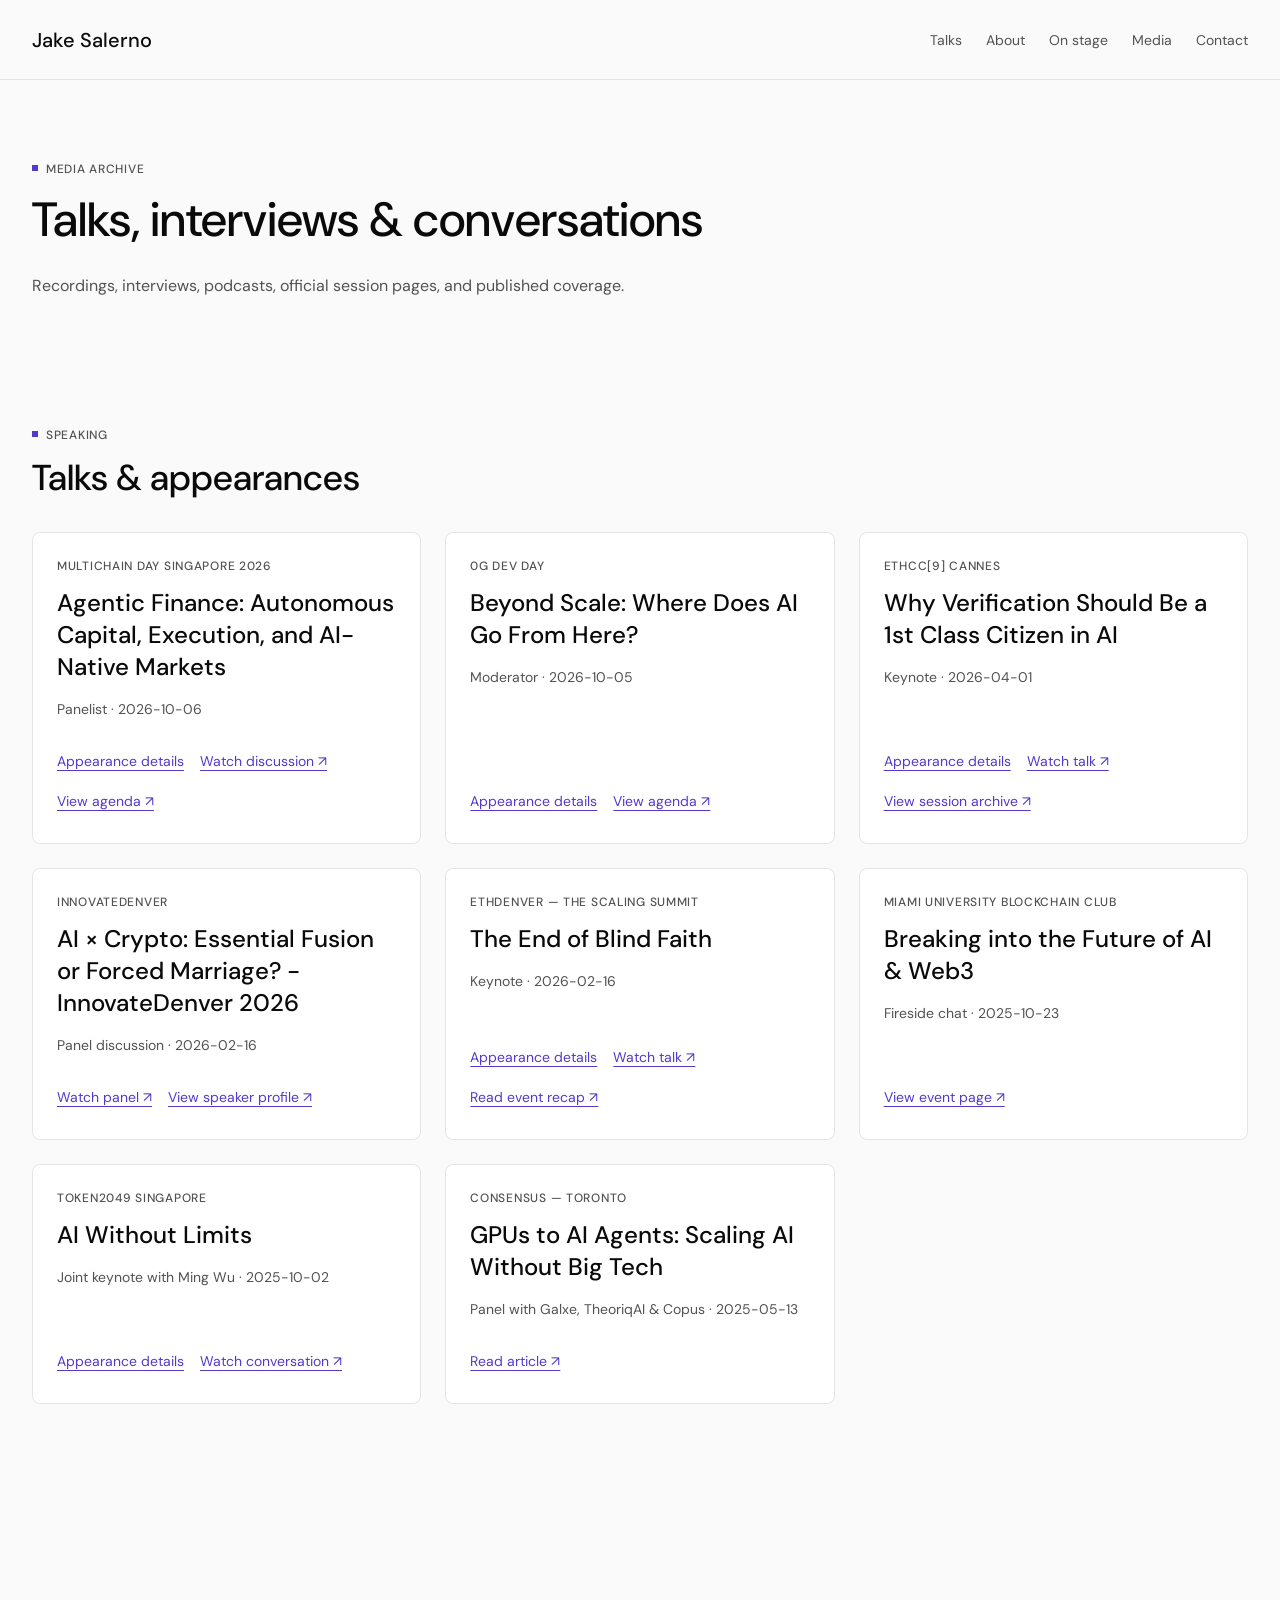
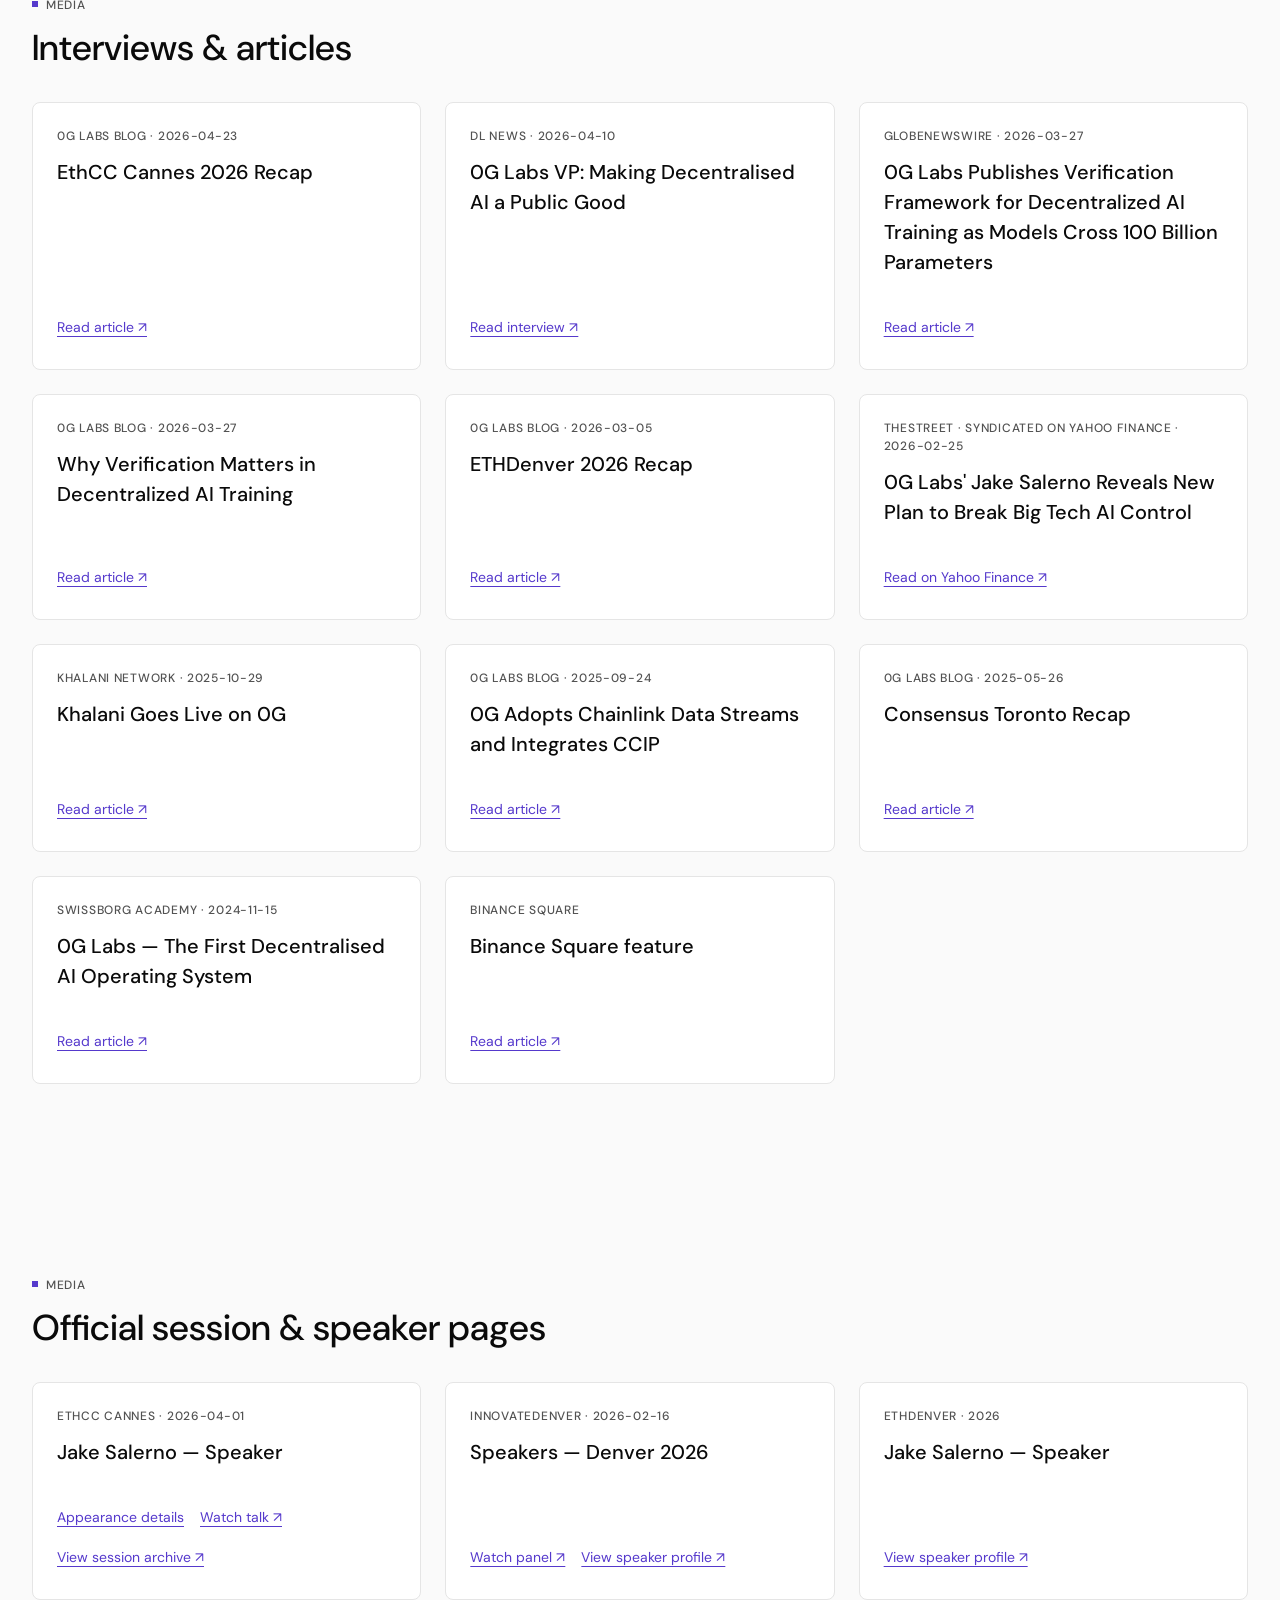
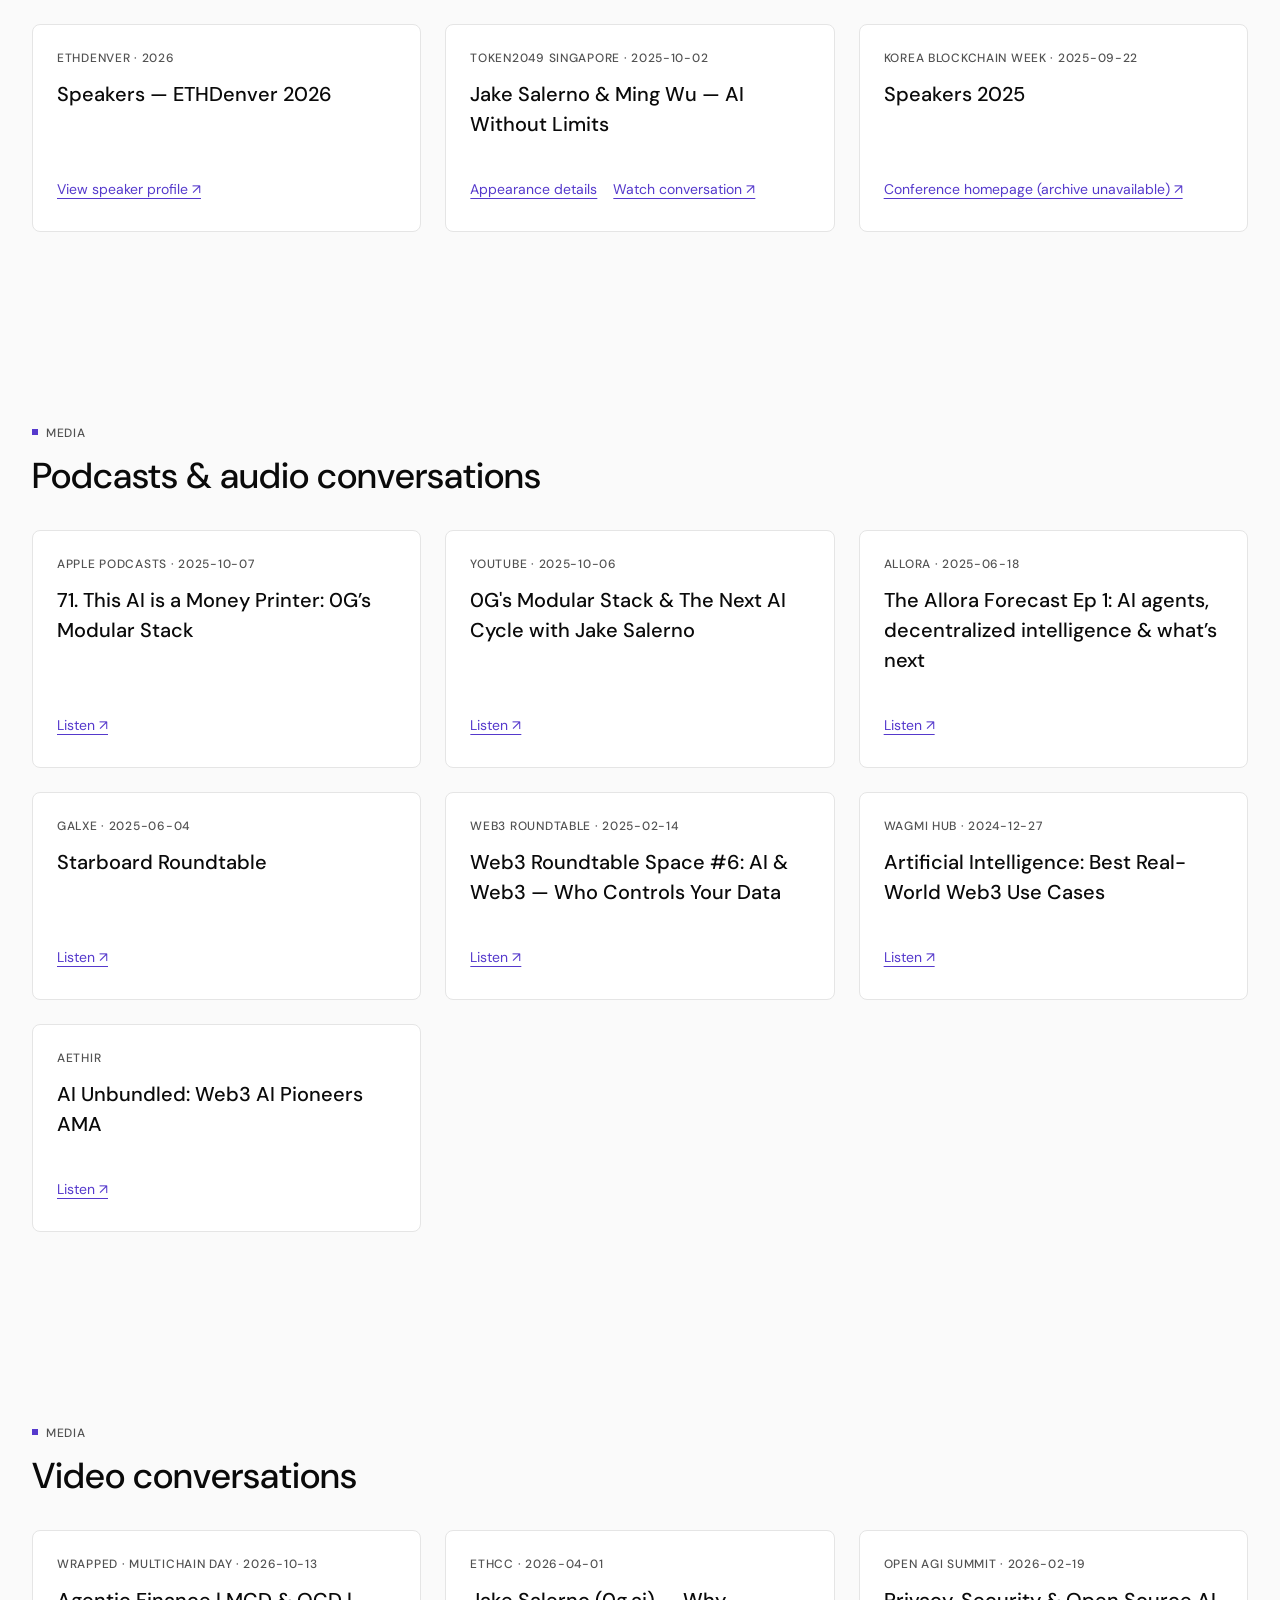
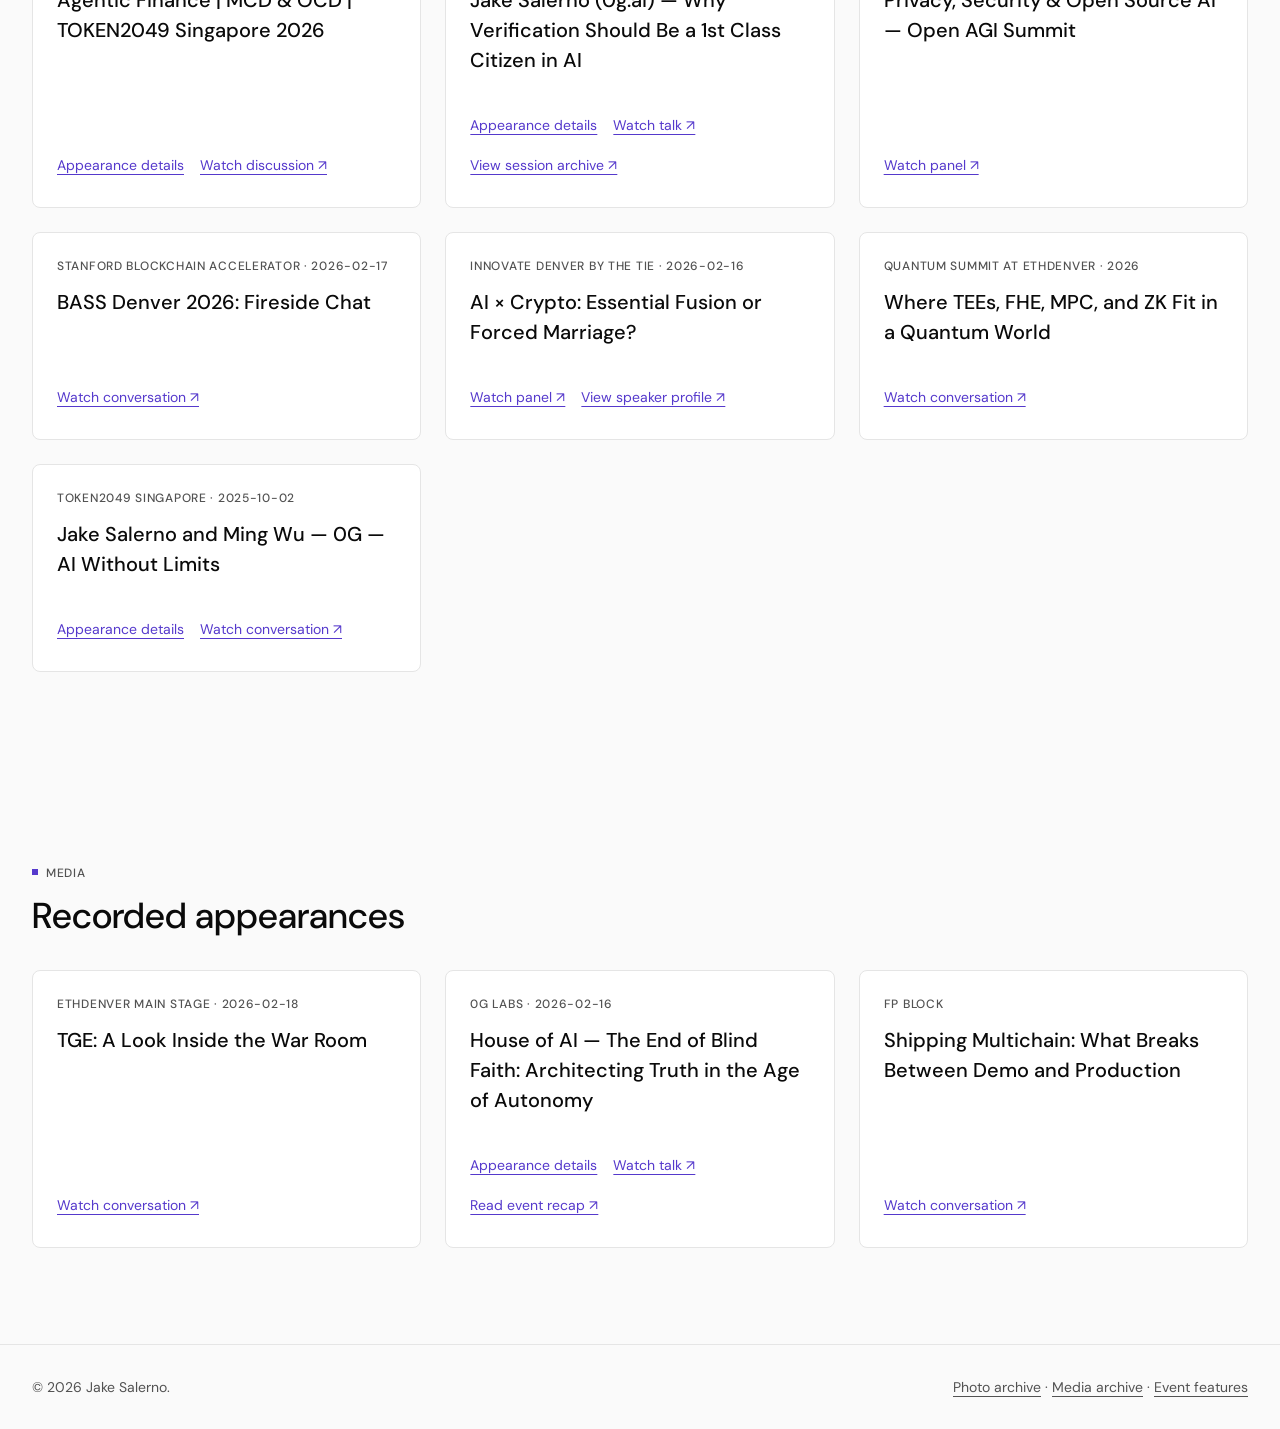
<file: media/index.html>
<!DOCTYPE html><html lang="en"><head><meta charset="UTF-8"><meta name="viewport" content="width=device-width, initial-scale=1.0"><title>Jake Salerno | Talks, interviews &amp; media archive</title><meta name="description" content="Watch Jake Salerno’s talks and conversations, listen to podcasts, and read interviews about AI and blockchain infrastructure."><meta name="robots" content="index, follow, max-image-preview:large"><meta name="author" content="Jake Salerno"><link rel="canonical" href="https://www.jakesalerno.ai/media/"><meta name="google-site-verification" content="RzuoUxwWvmyOm5ltR4Fwwgi673R-WRs4dz1LOaXzHOQ"><meta property="og:type" content="website"><meta property="og:title" content="Jake Salerno | Talks, interviews &amp; media archive"><meta property="og:description" content="Watch Jake Salerno’s talks and conversations, listen to podcasts, and read interviews about AI and blockchain infrastructure."><meta property="og:url" content="https://www.jakesalerno.ai/media/"><meta property="og:site_name" content="Jake Salerno"><meta property="og:image" content="https://www.jakesalerno.ai/images/event-photos/token2049-singapore-speaking-closeup.webp"><meta property="og:image:width" content="1600"><meta property="og:image:height" content="1068"><meta property="og:image:alt" content="Jake Salerno | Talks, interviews &amp; media archive"><meta name="twitter:card" content="summary_large_image"><meta name="twitter:site" content="@JakeSalerno"><meta name="twitter:creator" content="@JakeSalerno"><meta name="twitter:title" content="Jake Salerno | Talks, interviews &amp; media archive"><meta name="twitter:description" content="Watch Jake Salerno’s talks and conversations, listen to podcasts, and read interviews about AI and blockchain infrastructure."><meta name="twitter:image" content="https://www.jakesalerno.ai/images/event-photos/token2049-singapore-speaking-closeup.webp"><meta name="twitter:image:alt" content="Jake Salerno | Talks, interviews &amp; media archive"><link rel="preconnect" href="https://fonts.googleapis.com"><link rel="preconnect" href="https://fonts.gstatic.com" crossorigin><link href="https://fonts.googleapis.com/css2?family=DM+Sans:wght@400;500;600&display=swap" rel="stylesheet"><link rel="stylesheet" href="/assets/site.css"><script type="application/ld+json">{"@context": "https://schema.org", "@graph": [{"@type": "WebSite", "@id": "https://www.jakesalerno.ai/#website", "url": "https://www.jakesalerno.ai/", "name": "Jake Salerno"}, {"@type": "Person", "@id": "https://www.jakesalerno.ai/#person", "name": "Jake Salerno", "url": "https://www.jakesalerno.ai/", "image": "https://www.jakesalerno.ai/images/event-photos/token2049-singapore-speaking-closeup.webp", "jobTitle": "Vice President of Go-to-Market", "worksFor": {"@type": "Organization", "name": "0G Labs", "url": "https://0g.ai", "description": "The trust layer for AI"}, "description": "Jake Salerno leads commercial strategy, revenue growth, and ecosystem expansion at 0G Labs, the trust layer for AI. Previously at Chainlink Labs.", "sameAs": ["https://www.linkedin.com/in/jakesalerno/", "https://x.com/JakeSalerno"], "alumniOf": {"@type": "CollegeOrUniversity", "name": "Miami University"}, "knowsAbout": ["Private AI compute", "Encrypted storage", "AI-native blockchain", "Verifiable agent identity", "Go-to-market strategy", "Strategic partnerships"]}, {"@type": "CollectionPage", "@id": "https://www.jakesalerno.ai/media/#page", "url": "https://www.jakesalerno.ai/media/", "name": "Jake Salerno | Talks, interviews & media archive", "description": "Watch Jake Salerno’s talks and conversations, listen to podcasts, and read interviews about AI and blockchain infrastructure.", "mainEntity": {"@id": "https://www.jakesalerno.ai/#person"}, "about": {"@id": "https://www.jakesalerno.ai/#person"}, "isPartOf": {"@id": "https://www.jakesalerno.ai/#website"}, "primaryImageOfPage": {"@id": "https://www.jakesalerno.ai/images/event-photos/token2049-singapore-speaking-closeup.webp#image"}}, {"@type": "ImageObject", "@id": "https://www.jakesalerno.ai/images/event-photos/token2049-singapore-speaking-closeup.webp#image", "contentUrl": "https://www.jakesalerno.ai/images/event-photos/token2049-singapore-speaking-closeup.webp", "url": "https://www.jakesalerno.ai/images/event-photos/token2049-singapore-speaking-closeup.webp", "width": 1600, "height": 1068, "about": {"@id": "https://www.jakesalerno.ai/#person"}, "caption": "Speaking close-up · TOKEN2049 Singapore · Singapore · 2025-10-02", "name": "Speaking close-up", "description": "Speaking close-up · TOKEN2049 Singapore · Singapore · 2025-10-02"}]}</script><script src="/assets/site.js" defer></script></head><body><a class="skip-link" href="#main">Skip to content</a><nav aria-label="Main navigation"><a class="nav-name" href="/">Jake Salerno</a><ul class="nav-links"><li><a class="" href="/#speaking">Talks</a></li><li><a class="" href="/#about">About</a></li><li><a class="" href="/#photos">On stage</a></li><li><a class="" href="/media/">Media</a></li><li><a class="" href="/#contact">Contact</a></li></ul></nav><main id="main"><section class="page-intro"><span class="section-label">Media archive</span><h1>Talks, interviews & conversations</h1><p>Recordings, interviews, podcasts, official session pages, and published coverage.</p></section><section id="all-talks"><span class="section-label">Speaking</span><h2 class="section-title">Talks &amp; appearances</h2><div class="speaking-grid"><article class="speaking-card"><div class="card-content"><p class="speaking-event">Multichain Day Singapore 2026</p><h3 class="speaking-title">Agentic Finance: Autonomous Capital, Execution, and AI-Native Markets</h3><p class="speaking-meta">Panelist · 2026-10-06</p><div class="entry-links"><a class="" href="/appearances/agentic-finance-2026/">Appearance details</a><a class="" href="https://www.youtube.com/watch?v=FEqSe1xZShQ" target="_blank" rel="noopener noreferrer">Watch discussion ↗</a><a class="" href="https://luma.com/multichaindaysingapore" target="_blank" rel="noopener noreferrer">View agenda ↗</a></div></div></article><article class="speaking-card"><div class="card-content"><p class="speaking-event">0G Dev Day</p><h3 class="speaking-title">Beyond Scale: Where Does AI Go From Here?</h3><p class="speaking-meta">Moderator · 2026-10-05</p><div class="entry-links"><a class="" href="/appearances/0g-dev-day-2026/">Appearance details</a><a class="" href="https://build.0g.ai/dev-day-2026" target="_blank" rel="noopener noreferrer">View agenda ↗</a></div></div></article><article class="speaking-card"><div class="card-content"><p class="speaking-event">EthCC[9] Cannes</p><h3 class="speaking-title">Why Verification Should Be a 1st Class Citizen in AI</h3><p class="speaking-meta">Keynote · 2026-04-01</p><div class="entry-links"><a class="" href="/appearances/ethcc-2026/">Appearance details</a><a class="" href="https://www.youtube.com/watch?v=2F9A0KsG7iI" target="_blank" rel="noopener noreferrer">Watch talk ↗</a><a class="" href="https://ethcc.io/archives/why-verification-should-be-a-1st-class-citizen-in-ai" target="_blank" rel="noopener noreferrer">View session archive ↗</a></div></div></article><article class="speaking-card"><div class="card-content"><p class="speaking-event">InnovateDenver</p><h3 class="speaking-title">AI × Crypto: Essential Fusion or Forced Marriage? - InnovateDenver 2026</h3><p class="speaking-meta">Panel discussion · 2026-02-16</p><div class="entry-links"><a class="" href="https://www.youtube.com/watch?v=5lWa65tXrTA" target="_blank" rel="noopener noreferrer">Watch panel ↗</a><a class="" href="https://www.innovate.thetie.io/speakers-denver-2026" target="_blank" rel="noopener noreferrer">View speaker profile ↗</a></div></div></article><article class="speaking-card"><div class="card-content"><p class="speaking-event">ETHDenver — The Scaling Summit</p><h3 class="speaking-title">The End of Blind Faith</h3><p class="speaking-meta">Keynote · 2026-02-16</p><div class="entry-links"><a class="" href="/appearances/scaling-summit-2026/">Appearance details</a><a class="" href="https://x.com/0G_labs/status/2026990980164116547?s=20" target="_blank" rel="noopener noreferrer">Watch talk ↗</a><a class="" href="https://0g.ai/blog/ethdenver-2026-recap" target="_blank" rel="noopener noreferrer">Read event recap ↗</a></div></div></article><article class="speaking-card"><div class="card-content"><p class="speaking-event">Miami University Blockchain Club</p><h3 class="speaking-title">Breaking into the Future of AI &amp; Web3</h3><p class="speaking-meta">Fireside chat · 2025-10-23</p><div class="entry-links"><a class="" href="https://luma.com/g4553kdo" target="_blank" rel="noopener noreferrer">View event page ↗</a></div></div></article><article class="speaking-card"><div class="card-content"><p class="speaking-event">TOKEN2049 Singapore</p><h3 class="speaking-title">AI Without Limits</h3><p class="speaking-meta">Joint keynote with Ming Wu · 2025-10-02</p><div class="entry-links"><a class="" href="/appearances/token2049-2025/">Appearance details</a><a class="" href="https://www.youtube.com/watch?v=og4yujmUPvk" target="_blank" rel="noopener noreferrer">Watch conversation ↗</a></div></div></article><article class="speaking-card"><div class="card-content"><p class="speaking-event">Consensus — Toronto</p><h3 class="speaking-title">GPUs to AI Agents: Scaling AI Without Big Tech</h3><p class="speaking-meta">Panel with Galxe, TheoriqAI &amp; Copus · 2025-05-13</p><div class="entry-links"><a class="" href="https://0g.ai/blog/consensus-toronto-recap" target="_blank" rel="noopener noreferrer">Read article ↗</a></div></div></article></div></section><section id="press"><span class="section-label">Media</span><h2 class="section-title">Interviews &amp; articles</h2><div class="press-grid"><article class="media-entry"><p class="press-source">0G Labs Blog · 2026-04-23</p><h3 class="press-title">EthCC Cannes 2026 Recap</h3><div class="entry-links"><a class="" href="https://0g.ai/blog/ethcc-cannes-2026-recap" target="_blank" rel="noopener noreferrer">Read article ↗</a></div></article><article class="media-entry"><p class="press-source">DL News · 2026-04-10</p><h3 class="press-title">0G Labs VP: Making Decentralised AI a Public Good</h3><div class="entry-links"><a class="" href="https://www.dlnews.com/research/internal/0g-labs-vp-making-decentralised-ai-public-good/" target="_blank" rel="noopener noreferrer">Read interview ↗</a></div></article><article class="media-entry"><p class="press-source">GlobeNewswire · 2026-03-27</p><h3 class="press-title">0G Labs Publishes Verification Framework for Decentralized AI Training as Models Cross 100 Billion Parameters</h3><div class="entry-links"><a class="" href="https://www.globenewswire.com/news-release/2026/03/27/3264035/0/en/0g-labs-publishes-verification-framework-for-decentralized-ai-training-as-models-cross-100-billion-parameters.html" target="_blank" rel="noopener noreferrer">Read article ↗</a></div></article><article class="media-entry"><p class="press-source">0G Labs Blog · 2026-03-27</p><h3 class="press-title">Why Verification Matters in Decentralized AI Training</h3><div class="entry-links"><a class="" href="https://0g.ai/blog/why-verification-matters-decentralized-ai-training" target="_blank" rel="noopener noreferrer">Read article ↗</a></div></article><article class="media-entry"><p class="press-source">0G Labs Blog · 2026-03-05</p><h3 class="press-title">ETHDenver 2026 Recap</h3><div class="entry-links"><a class="" href="https://0g.ai/blog/ethdenver-2026-recap" target="_blank" rel="noopener noreferrer">Read article ↗</a></div></article><article class="media-entry"><p class="press-source">TheStreet · syndicated on Yahoo Finance · 2026-02-25</p><h3 class="press-title">0G Labs&#x27; Jake Salerno Reveals New Plan to Break Big Tech AI Control</h3><div class="entry-links"><a class="" href="https://finance.yahoo.com/news/0g-labs-jake-salerno-reveals-231541657.html" target="_blank" rel="noopener noreferrer">Read on Yahoo Finance ↗</a></div></article><article class="media-entry"><p class="press-source">Khalani Network · 2025-10-29</p><h3 class="press-title">Khalani Goes Live on 0G</h3><div class="entry-links"><a class="" href="https://blog.khalani.network/khalani-goes-live-on-0g" target="_blank" rel="noopener noreferrer">Read article ↗</a></div></article><article class="media-entry"><p class="press-source">0G Labs Blog · 2025-09-24</p><h3 class="press-title">0G Adopts Chainlink Data Streams and Integrates CCIP</h3><div class="entry-links"><a class="" href="https://0g.ai/blog/ai-driven-layer-1-0g-adopts-chainlink-data-streams-and-integrates-ccip-as-its-canonical-cross-chain-infrastructure" target="_blank" rel="noopener noreferrer">Read article ↗</a></div></article><article class="media-entry"><p class="press-source">0G Labs Blog · 2025-05-26</p><h3 class="press-title">Consensus Toronto Recap</h3><div class="entry-links"><a class="" href="https://0g.ai/blog/consensus-toronto-recap" target="_blank" rel="noopener noreferrer">Read article ↗</a></div></article><article class="media-entry"><p class="press-source">SwissBorg Academy · 2024-11-15</p><h3 class="press-title">0G Labs — The First Decentralised AI Operating System</h3><div class="entry-links"><a class="" href="https://academy.swissborg.com/en/learn/0g-labs-investment-thesis" target="_blank" rel="noopener noreferrer">Read article ↗</a></div></article><article class="media-entry"><p class="press-source">Binance Square</p><h3 class="press-title">Binance Square feature</h3><div class="entry-links"><a class="" href="https://www.binance.com/ar/square/post/295564986576898" target="_blank" rel="noopener noreferrer">Read article ↗</a></div></article></div></section><section id="conference"><span class="section-label">Media</span><h2 class="section-title">Official session &amp; speaker pages</h2><div class="press-grid"><article class="media-entry"><p class="press-source">EthCC Cannes · 2026-04-01</p><h3 class="press-title">Jake Salerno — Speaker</h3><div class="entry-links"><a class="" href="/appearances/ethcc-2026/">Appearance details</a><a class="" href="https://www.youtube.com/watch?v=2F9A0KsG7iI" target="_blank" rel="noopener noreferrer">Watch talk ↗</a><a class="" href="https://ethcc.io/archives/why-verification-should-be-a-1st-class-citizen-in-ai" target="_blank" rel="noopener noreferrer">View session archive ↗</a></div></article><article class="media-entry"><p class="press-source">InnovateDenver · 2026-02-16</p><h3 class="press-title">Speakers — Denver 2026</h3><div class="entry-links"><a class="" href="https://www.youtube.com/watch?v=5lWa65tXrTA" target="_blank" rel="noopener noreferrer">Watch panel ↗</a><a class="" href="https://www.innovate.thetie.io/speakers-denver-2026" target="_blank" rel="noopener noreferrer">View speaker profile ↗</a></div></article><article class="media-entry"><p class="press-source">ETHDenver · 2026</p><h3 class="press-title">Jake Salerno — Speaker</h3><div class="entry-links"><a class="" href="https://ethdenver.com/speakers/jake-salerno/" target="_blank" rel="noopener noreferrer">View speaker profile ↗</a></div></article><article class="media-entry"><p class="press-source">ETHDenver · 2026</p><h3 class="press-title">Speakers — ETHDenver 2026</h3><div class="entry-links"><a class="" href="https://ethdenver.com/speakers/" target="_blank" rel="noopener noreferrer">View speaker profile ↗</a></div></article><article class="media-entry"><p class="press-source">TOKEN2049 Singapore · 2025-10-02</p><h3 class="press-title">Jake Salerno &amp; Ming Wu — AI Without Limits</h3><div class="entry-links"><a class="" href="/appearances/token2049-2025/">Appearance details</a><a class="" href="https://www.youtube.com/watch?v=og4yujmUPvk" target="_blank" rel="noopener noreferrer">Watch conversation ↗</a></div></article><article class="media-entry"><p class="press-source">Korea Blockchain Week · 2025-09-22</p><h3 class="press-title">Speakers 2025</h3><div class="entry-links"><a class="" href="https://koreablockchainweek.com/" target="_blank" rel="noopener noreferrer">Conference homepage (archive unavailable) ↗</a></div></article></div></section><section id="podcast"><span class="section-label">Media</span><h2 class="section-title">Podcasts &amp; audio conversations</h2><div class="press-grid"><article class="media-entry"><p class="press-source">Apple Podcasts · 2025-10-07</p><h3 class="press-title">71. This AI is a Money Printer: 0G’s Modular Stack</h3><div class="entry-links"><a class="" href="https://podcasts.apple.com/us/podcast/71-this-ai-is-a-money-printer-0gs-modular-stack/id1772429181?i=1000732950578&amp;l=zh-Hant-TW" target="_blank" rel="noopener noreferrer">Listen ↗</a></div></article><article class="media-entry"><p class="press-source">YouTube · 2025-10-06</p><h3 class="press-title">0G&#x27;s Modular Stack &amp; The Next AI Cycle with Jake Salerno</h3><div class="entry-links"><a class="" href="https://www.youtube.com/watch?v=aL2bbgfVMJU" target="_blank" rel="noopener noreferrer">Listen ↗</a></div></article><article class="media-entry"><p class="press-source">Allora · 2025-06-18</p><h3 class="press-title">The Allora Forecast Ep 1: AI agents, decentralized intelligence &amp; what’s next</h3><div class="entry-links"><a class="" href="https://x.com/i/spaces/1vAGRDWwXOaxl?s=20" target="_blank" rel="noopener noreferrer">Listen ↗</a></div></article><article class="media-entry"><p class="press-source">Galxe · 2025-06-04</p><h3 class="press-title">Starboard Roundtable</h3><div class="entry-links"><a class="" href="https://x.com/i/spaces/1BdGYqRBNlDGX?s=20" target="_blank" rel="noopener noreferrer">Listen ↗</a></div></article><article class="media-entry"><p class="press-source">Web3 Roundtable · 2025-02-14</p><h3 class="press-title">Web3 Roundtable Space #6: AI &amp; Web3 — Who Controls Your Data</h3><div class="entry-links"><a class="" href="https://x.com/i/spaces/1rmGPyaqBljJN?s=20" target="_blank" rel="noopener noreferrer">Listen ↗</a></div></article><article class="media-entry"><p class="press-source">WAGMI Hub · 2024-12-27</p><h3 class="press-title">Artificial Intelligence: Best Real-World Web3 Use Cases</h3><div class="entry-links"><a class="" href="https://x.com/i/spaces/1OwxWNLLlpDJQ?s=20" target="_blank" rel="noopener noreferrer">Listen ↗</a></div></article><article class="media-entry"><p class="press-source">Aethir</p><h3 class="press-title">AI Unbundled: Web3 AI Pioneers AMA</h3><div class="entry-links"><a class="" href="https://x.com/i/broadcasts/1YqJDZdVYMDKV?s=20" target="_blank" rel="noopener noreferrer">Listen ↗</a></div></article></div></section><section id="youtube"><span class="section-label">Media</span><h2 class="section-title">Video conversations</h2><div class="press-grid"><article class="media-entry"><p class="press-source">Wrapped · Multichain Day · 2026-10-13</p><h3 class="press-title">Agentic Finance | MCD &amp; OCD | TOKEN2049 Singapore 2026</h3><div class="entry-links"><a class="" href="/appearances/agentic-finance-2026/">Appearance details</a><a class="" href="https://www.youtube.com/watch?v=FEqSe1xZShQ" target="_blank" rel="noopener noreferrer">Watch discussion ↗</a></div></article><article class="media-entry"><p class="press-source">EthCC · 2026-04-01</p><h3 class="press-title">Jake Salerno (0g.ai) — Why Verification Should Be a 1st Class Citizen in AI</h3><div class="entry-links"><a class="" href="/appearances/ethcc-2026/">Appearance details</a><a class="" href="https://www.youtube.com/watch?v=2F9A0KsG7iI" target="_blank" rel="noopener noreferrer">Watch talk ↗</a><a class="" href="https://ethcc.io/archives/why-verification-should-be-a-1st-class-citizen-in-ai" target="_blank" rel="noopener noreferrer">View session archive ↗</a></div></article><article class="media-entry"><p class="press-source">Open AGI Summit · 2026-02-19</p><h3 class="press-title">Privacy, Security &amp; Open Source AI — Open AGI Summit</h3><div class="entry-links"><a class="" href="https://youtu.be/LMxB1g1QfxA?si=t3_eeafqFsmFmXAp" target="_blank" rel="noopener noreferrer">Watch panel ↗</a></div></article><article class="media-entry"><p class="press-source">Stanford Blockchain Accelerator · 2026-02-17</p><h3 class="press-title">BASS Denver 2026: Fireside Chat</h3><div class="entry-links"><a class="" href="https://youtu.be/2btTirAJgp4?si=GZCsMYpfK8sAgmSE&amp;t=22280" target="_blank" rel="noopener noreferrer">Watch conversation ↗</a></div></article><article class="media-entry"><p class="press-source">Innovate Denver by The Tie · 2026-02-16</p><h3 class="press-title">AI × Crypto: Essential Fusion or Forced Marriage?</h3><div class="entry-links"><a class="" href="https://www.youtube.com/watch?v=5lWa65tXrTA" target="_blank" rel="noopener noreferrer">Watch panel ↗</a><a class="" href="https://www.innovate.thetie.io/speakers-denver-2026" target="_blank" rel="noopener noreferrer">View speaker profile ↗</a></div></article><article class="media-entry"><p class="press-source">Quantum Summit at ETHDenver · 2026</p><h3 class="press-title">Where TEEs, FHE, MPC, and ZK Fit in a Quantum World</h3><div class="entry-links"><a class="" href="https://www.youtube.com/watch?v=l9mK2y8O4Uw" target="_blank" rel="noopener noreferrer">Watch conversation ↗</a></div></article><article class="media-entry"><p class="press-source">TOKEN2049 Singapore · 2025-10-02</p><h3 class="press-title">Jake Salerno and Ming Wu — 0G — AI Without Limits</h3><div class="entry-links"><a class="" href="/appearances/token2049-2025/">Appearance details</a><a class="" href="https://www.youtube.com/watch?v=og4yujmUPvk" target="_blank" rel="noopener noreferrer">Watch conversation ↗</a></div></article></div></section><section id="x-video"><span class="section-label">Media</span><h2 class="section-title">Recorded appearances</h2><div class="press-grid"><article class="media-entry"><p class="press-source">ETHDenver Main Stage · 2026-02-18</p><h3 class="press-title">TGE: A Look Inside the War Room</h3><div class="entry-links"><a class="" href="https://x.com/EthereumDenver/status/2024270563573977443?s=20" target="_blank" rel="noopener noreferrer">Watch conversation ↗</a></div></article><article class="media-entry"><p class="press-source">0G Labs · 2026-02-16</p><h3 class="press-title">House of AI — The End of Blind Faith: Architecting Truth in the Age of Autonomy</h3><div class="entry-links"><a class="" href="/appearances/scaling-summit-2026/">Appearance details</a><a class="" href="https://x.com/0G_labs/status/2026990980164116547?s=20" target="_blank" rel="noopener noreferrer">Watch talk ↗</a><a class="" href="https://0g.ai/blog/ethdenver-2026-recap" target="_blank" rel="noopener noreferrer">Read event recap ↗</a></div></article><article class="media-entry"><p class="press-source">FP Block</p><h3 class="press-title">Shipping Multichain: What Breaks Between Demo and Production</h3><div class="entry-links"><a class="" href="https://x.com/FP_Block/status/2055030392009138562?s=20" target="_blank" rel="noopener noreferrer">Watch conversation ↗</a></div></article></div></section></main><footer><p>© 2026 Jake Salerno.</p><p><a class="" href="/photos/">Photo archive</a> · <a class="" href="/media/">Media archive</a> · <a class="" href="/event-features/">Event features</a></p></footer><dialog id="image-viewer" aria-label="Image viewer"><button type="button" data-close aria-label="Close image viewer">×</button><button type="button" data-prev aria-label="Previous image">←</button><div class="viewer-body"><img alt=""><div class="viewer-caption"></div></div><button type="button" data-next aria-label="Next image">→</button></dialog></body></html>
</file>
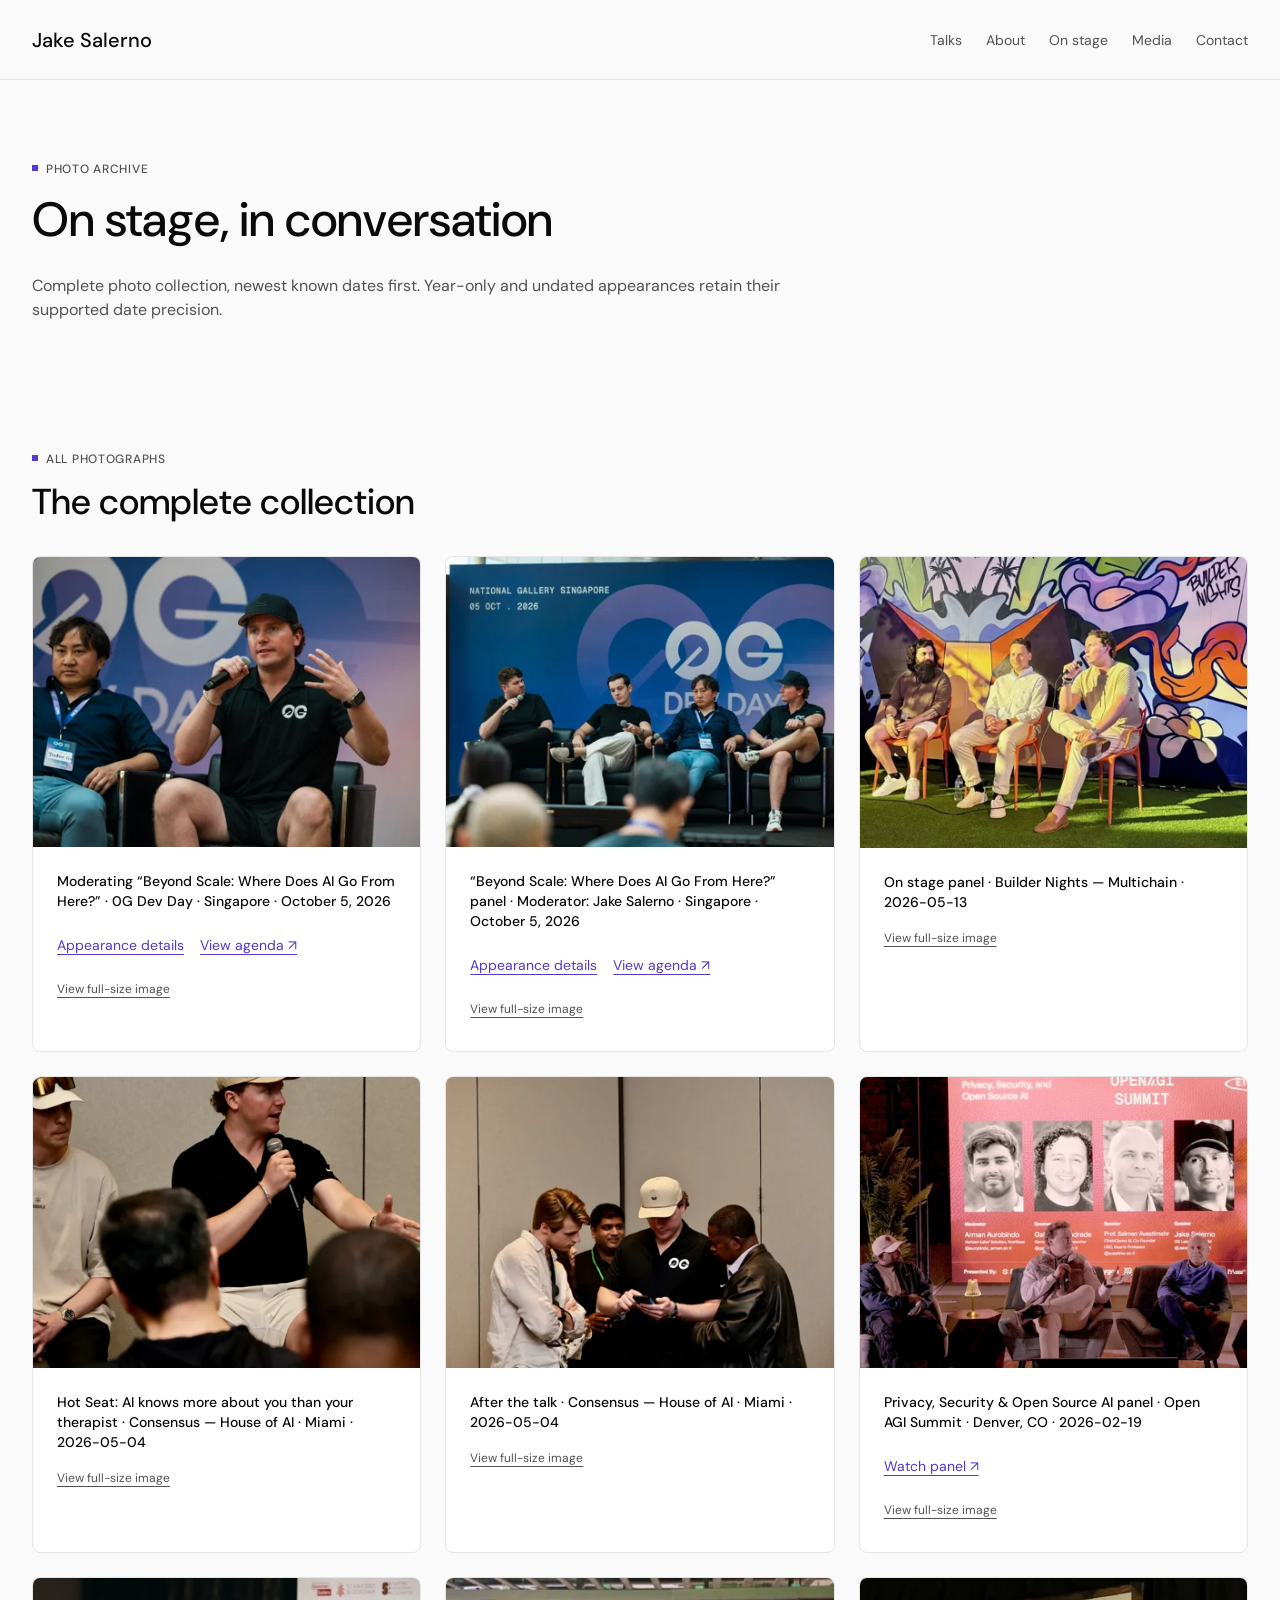
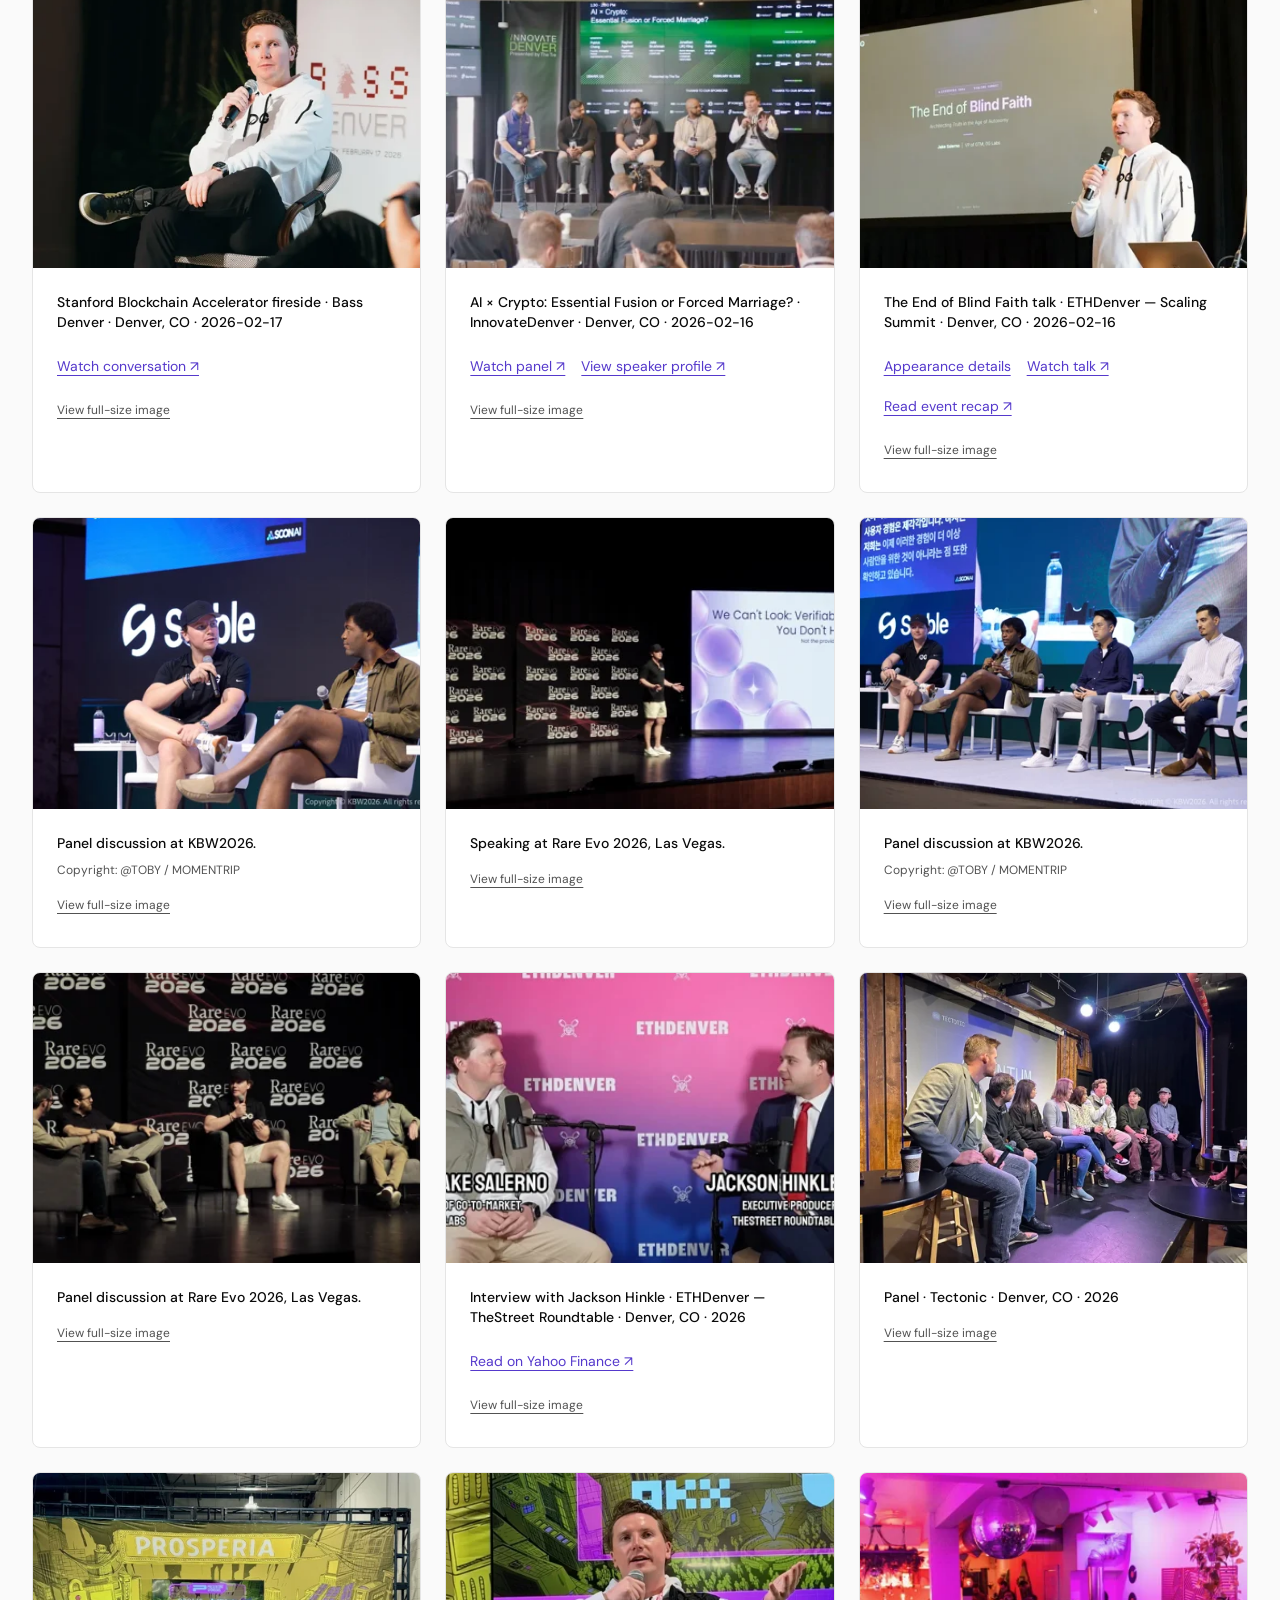
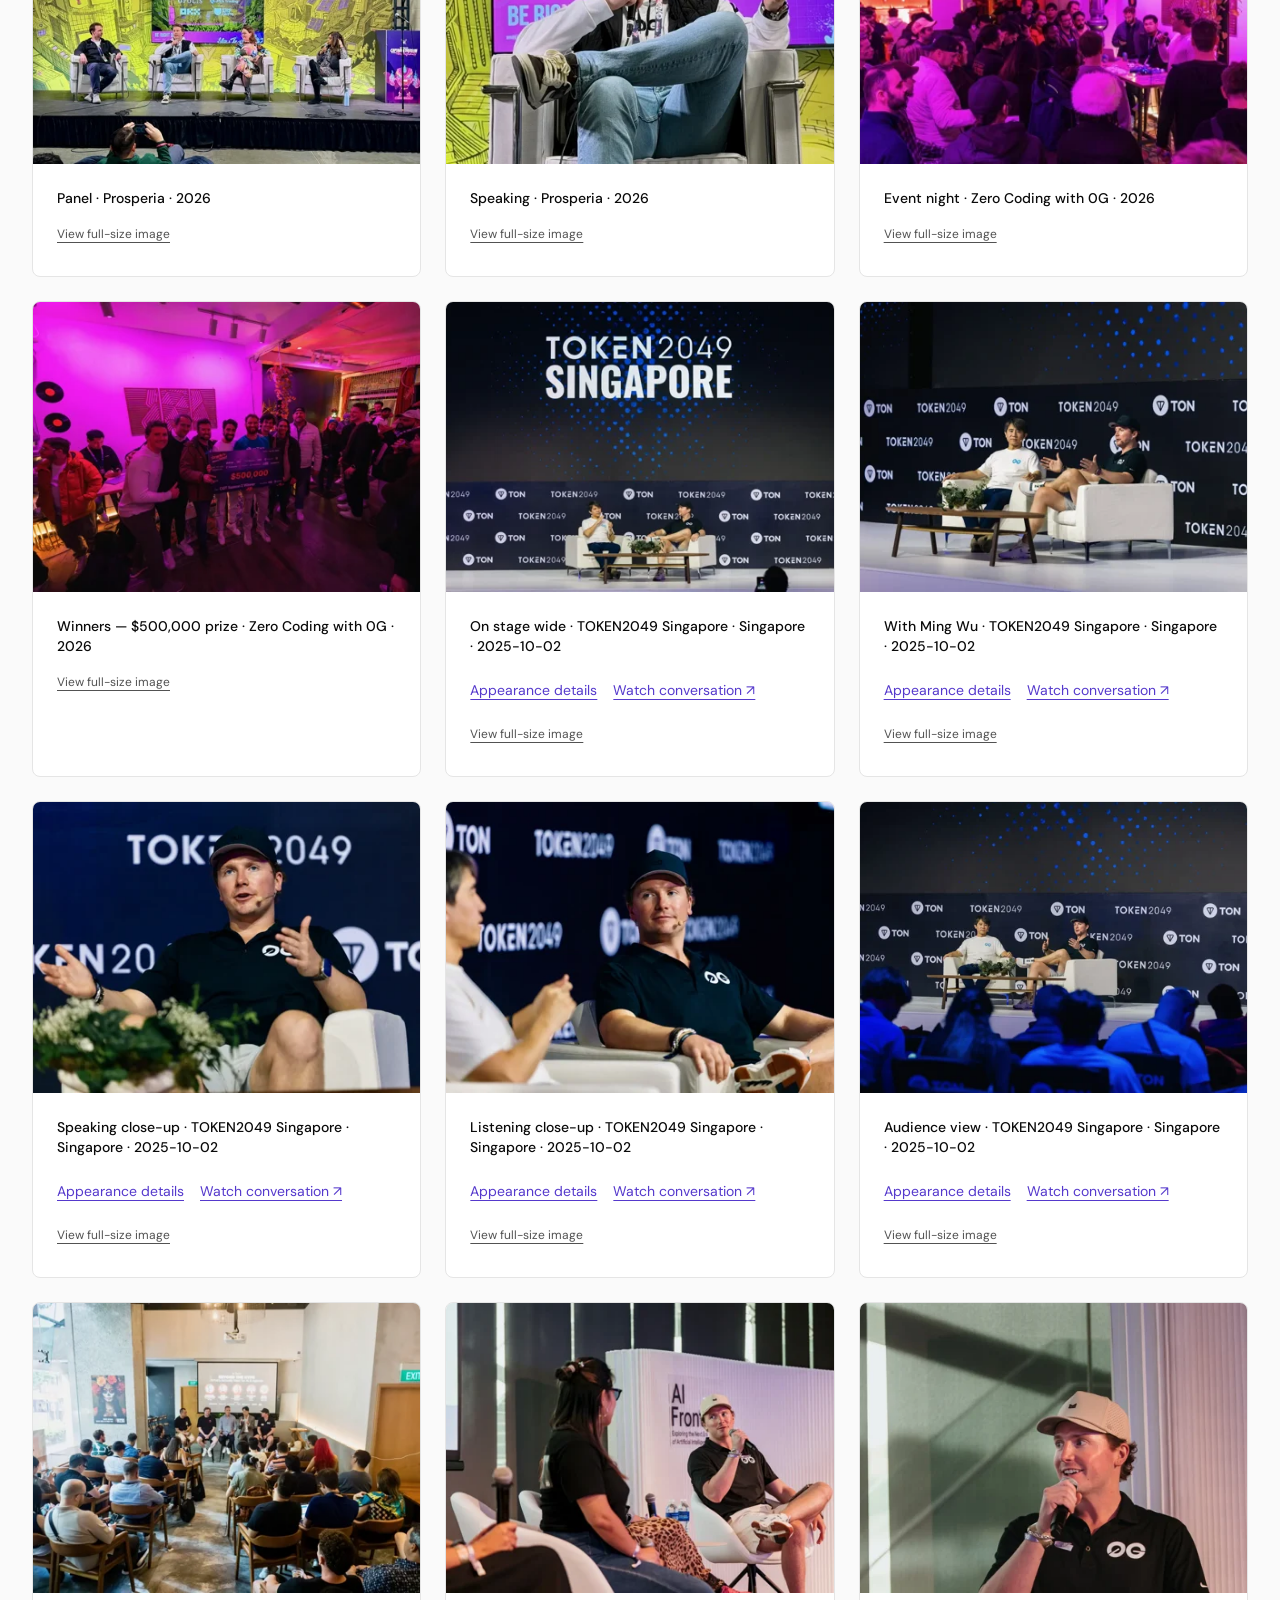
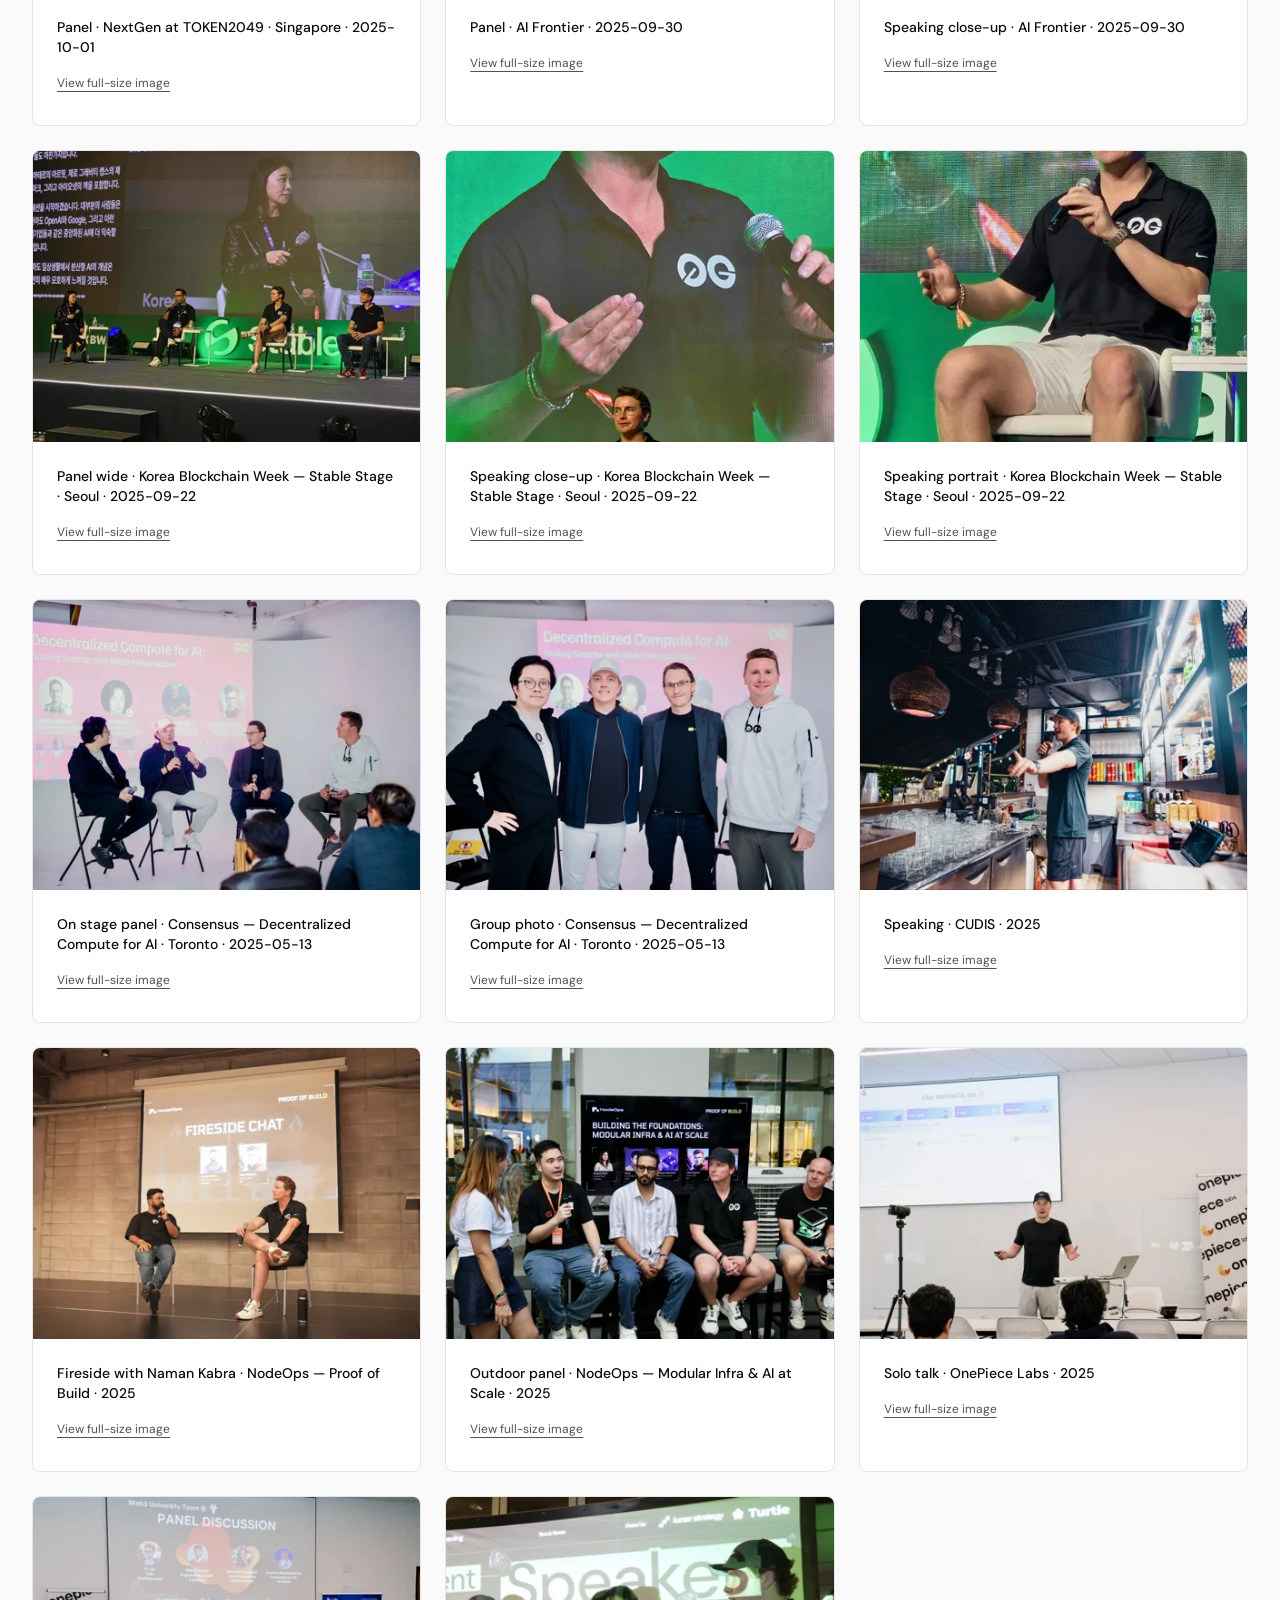
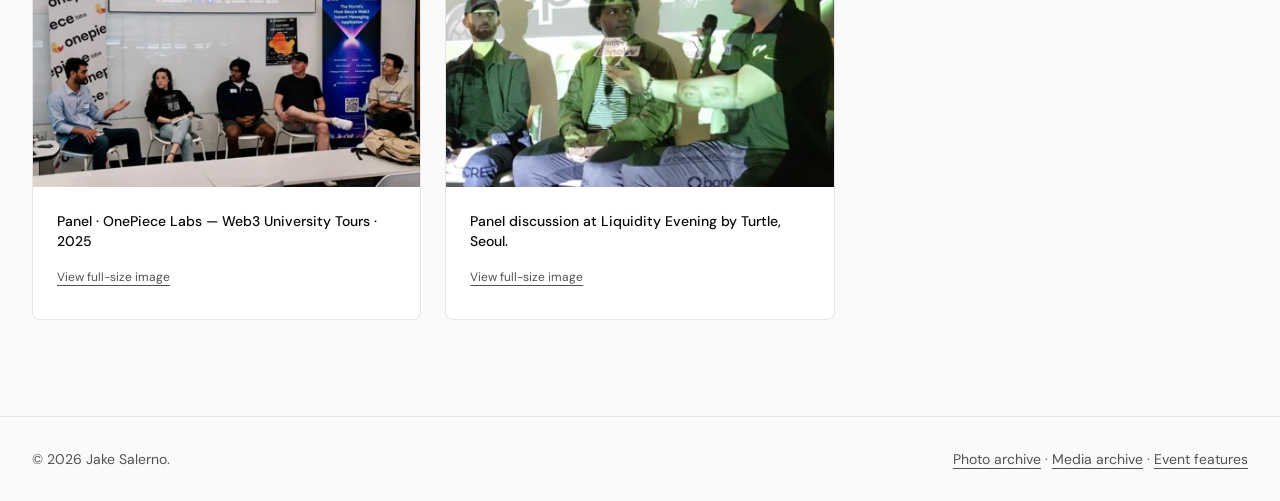
<file: photos/index.html>
<!DOCTYPE html><html lang="en"><head><meta charset="UTF-8"><meta name="viewport" content="width=device-width, initial-scale=1.0"><title>Jake Salerno | On-stage photo archive</title><meta name="description" content="Keynotes, panels, fireside conversations, and ecosystem events featuring Jake Salerno."><meta name="robots" content="index, follow, max-image-preview:large"><meta name="author" content="Jake Salerno"><link rel="canonical" href="https://www.jakesalerno.ai/photos/"><meta name="google-site-verification" content="RzuoUxwWvmyOm5ltR4Fwwgi673R-WRs4dz1LOaXzHOQ"><meta property="og:type" content="website"><meta property="og:title" content="Jake Salerno | On-stage photo archive"><meta property="og:description" content="Keynotes, panels, fireside conversations, and ecosystem events featuring Jake Salerno."><meta property="og:url" content="https://www.jakesalerno.ai/photos/"><meta property="og:site_name" content="Jake Salerno"><meta property="og:image" content="https://www.jakesalerno.ai/images/event-photos/token2049-singapore-speaking-closeup.webp"><meta property="og:image:width" content="1600"><meta property="og:image:height" content="1068"><meta property="og:image:alt" content="Jake Salerno | On-stage photo archive"><meta name="twitter:card" content="summary_large_image"><meta name="twitter:site" content="@JakeSalerno"><meta name="twitter:creator" content="@JakeSalerno"><meta name="twitter:title" content="Jake Salerno | On-stage photo archive"><meta name="twitter:description" content="Keynotes, panels, fireside conversations, and ecosystem events featuring Jake Salerno."><meta name="twitter:image" content="https://www.jakesalerno.ai/images/event-photos/token2049-singapore-speaking-closeup.webp"><meta name="twitter:image:alt" content="Jake Salerno | On-stage photo archive"><link rel="preconnect" href="https://fonts.googleapis.com"><link rel="preconnect" href="https://fonts.gstatic.com" crossorigin><link href="https://fonts.googleapis.com/css2?family=DM+Sans:wght@400;500;600&display=swap" rel="stylesheet"><link rel="stylesheet" href="/assets/site.css"><script type="application/ld+json">{"@context": "https://schema.org", "@graph": [{"@type": "WebSite", "@id": "https://www.jakesalerno.ai/#website", "url": "https://www.jakesalerno.ai/", "name": "Jake Salerno"}, {"@type": "Person", "@id": "https://www.jakesalerno.ai/#person", "name": "Jake Salerno", "url": "https://www.jakesalerno.ai/", "image": "https://www.jakesalerno.ai/images/event-photos/token2049-singapore-speaking-closeup.webp", "jobTitle": "Vice President of Go-to-Market", "worksFor": {"@type": "Organization", "name": "0G Labs", "url": "https://0g.ai", "description": "The trust layer for AI"}, "description": "Jake Salerno leads commercial strategy, revenue growth, and ecosystem expansion at 0G Labs, the trust layer for AI. Previously at Chainlink Labs.", "sameAs": ["https://www.linkedin.com/in/jakesalerno/", "https://x.com/JakeSalerno"], "alumniOf": {"@type": "CollegeOrUniversity", "name": "Miami University"}, "knowsAbout": ["Private AI compute", "Encrypted storage", "AI-native blockchain", "Verifiable agent identity", "Go-to-market strategy", "Strategic partnerships"]}, {"@type": "CollectionPage", "@id": "https://www.jakesalerno.ai/photos/#page", "url": "https://www.jakesalerno.ai/photos/", "name": "Jake Salerno | On-stage photo archive", "description": "Keynotes, panels, fireside conversations, and ecosystem events featuring Jake Salerno.", "mainEntity": {"@id": "https://www.jakesalerno.ai/photos/#collection"}, "about": {"@id": "https://www.jakesalerno.ai/#person"}, "isPartOf": {"@id": "https://www.jakesalerno.ai/#website"}, "primaryImageOfPage": {"@id": "https://www.jakesalerno.ai/images/event-photos/token2049-singapore-speaking-closeup.webp#image"}}, {"@type": "ItemList", "@id": "https://www.jakesalerno.ai/photos/#collection", "itemListElement": [{"@type": "ListItem", "position": 1, "item": {"@id": "https://www.jakesalerno.ai/images/event-photos/ai-frontier-panel.webp#image"}}, {"@type": "ListItem", "position": 2, "item": {"@id": "https://www.jakesalerno.ai/images/event-photos/ai-frontier-speaking-closeup.webp#image"}}, {"@type": "ListItem", "position": 3, "item": {"@id": "https://www.jakesalerno.ai/images/event-photos/bass-denver-fireside.webp#image"}}, {"@type": "ListItem", "position": 4, "item": {"@id": "https://www.jakesalerno.ai/images/event-photos/builder-nights-multichain-panel.webp#image"}}, {"@type": "ListItem", "position": 5, "item": {"@id": "https://www.jakesalerno.ai/images/event-photos/consensus-decentralized-compute-group.webp#image"}}, {"@type": "ListItem", "position": 6, "item": {"@id": "https://www.jakesalerno.ai/images/event-photos/consensus-decentralized-compute-panel.webp#image"}}, {"@type": "ListItem", "position": 7, "item": {"@id": "https://www.jakesalerno.ai/images/event-photos/consensus-house-of-ai-hot-seat.webp#image"}}, {"@type": "ListItem", "position": 8, "item": {"@id": "https://www.jakesalerno.ai/images/event-photos/consensus-house-of-ai-networking.webp#image"}}, {"@type": "ListItem", "position": 9, "item": {"@id": "https://www.jakesalerno.ai/images/event-photos/cudis-event-speaking.webp#image"}}, {"@type": "ListItem", "position": 10, "item": {"@id": "https://www.jakesalerno.ai/images/event-photos/dev-day-2026-panel.webp#image"}}, {"@type": "ListItem", "position": 11, "item": {"@id": "https://www.jakesalerno.ai/images/event-photos/dev-day-2026-speaking.webp#image"}}, {"@type": "ListItem", "position": 12, "item": {"@id": "https://www.jakesalerno.ai/images/event-photos/ethdenver-end-of-blind-faith-talk.webp#image"}}, {"@type": "ListItem", "position": 13, "item": {"@id": "https://www.jakesalerno.ai/images/event-photos/ethdenver-thestreet-interview.webp#image"}}, {"@type": "ListItem", "position": 14, "item": {"@id": "https://www.jakesalerno.ai/images/event-photos/innovate-denver-ai-crypto-panel.webp#image"}}, {"@type": "ListItem", "position": 15, "item": {"@id": "https://www.jakesalerno.ai/images/event-photos/kbw-2026-panel.webp#image"}}, {"@type": "ListItem", "position": 16, "item": {"@id": "https://www.jakesalerno.ai/images/event-photos/kbw-2026-speaking.webp#image"}}, {"@type": "ListItem", "position": 17, "item": {"@id": "https://www.jakesalerno.ai/images/event-photos/kbw-stable-stage-panel-wide.webp#image"}}, {"@type": "ListItem", "position": 18, "item": {"@id": "https://www.jakesalerno.ai/images/event-photos/kbw-stable-stage-speaking-closeup.webp#image"}}, {"@type": "ListItem", "position": 19, "item": {"@id": "https://www.jakesalerno.ai/images/event-photos/kbw-stable-stage-speaking-portrait.webp#image"}}, {"@type": "ListItem", "position": 20, "item": {"@id": "https://www.jakesalerno.ai/images/event-photos/liquidity-evening-panel.webp#image"}}, {"@type": "ListItem", "position": 21, "item": {"@id": "https://www.jakesalerno.ai/images/event-photos/nextgen-token2049-panel.webp#image"}}, {"@type": "ListItem", "position": 22, "item": {"@id": "https://www.jakesalerno.ai/images/event-photos/nodeops-fireside-chat.webp#image"}}, {"@type": "ListItem", "position": 23, "item": {"@id": "https://www.jakesalerno.ai/images/event-photos/nodeops-modular-infra-panel.webp#image"}}, {"@type": "ListItem", "position": 24, "item": {"@id": "https://www.jakesalerno.ai/images/event-photos/onepiece-labs-panel.webp#image"}}, {"@type": "ListItem", "position": 25, "item": {"@id": "https://www.jakesalerno.ai/images/event-photos/onepiece-labs-talk.webp#image"}}, {"@type": "ListItem", "position": 26, "item": {"@id": "https://www.jakesalerno.ai/images/event-photos/open-agi-summit-panel.webp#image"}}, {"@type": "ListItem", "position": 27, "item": {"@id": "https://www.jakesalerno.ai/images/event-photos/prosperia-panel.webp#image"}}, {"@type": "ListItem", "position": 28, "item": {"@id": "https://www.jakesalerno.ai/images/event-photos/prosperia-speaking-closeup.webp#image"}}, {"@type": "ListItem", "position": 29, "item": {"@id": "https://www.jakesalerno.ai/images/event-photos/rare-evo-2026-panel.webp#image"}}, {"@type": "ListItem", "position": 30, "item": {"@id": "https://www.jakesalerno.ai/images/event-photos/rare-evo-2026-speaking.webp#image"}}, {"@type": "ListItem", "position": 31, "item": {"@id": "https://www.jakesalerno.ai/images/event-photos/tectonic-panel-wide.webp#image"}}, {"@type": "ListItem", "position": 32, "item": {"@id": "https://www.jakesalerno.ai/images/event-photos/token2049-singapore-audience.webp#image"}}, {"@type": "ListItem", "position": 33, "item": {"@id": "https://www.jakesalerno.ai/images/event-photos/token2049-singapore-couch.webp#image"}}, {"@type": "ListItem", "position": 34, "item": {"@id": "https://www.jakesalerno.ai/images/event-photos/token2049-singapore-listening.webp#image"}}, {"@type": "ListItem", "position": 35, "item": {"@id": "https://www.jakesalerno.ai/images/event-photos/token2049-singapore-speaking-closeup.webp#image"}}, {"@type": "ListItem", "position": 36, "item": {"@id": "https://www.jakesalerno.ai/images/event-photos/token2049-singapore-stage-wide.webp#image"}}, {"@type": "ListItem", "position": 37, "item": {"@id": "https://www.jakesalerno.ai/images/event-photos/zero-coding-0g-event.webp#image"}}, {"@type": "ListItem", "position": 38, "item": {"@id": "https://www.jakesalerno.ai/images/event-photos/zero-coding-0g-winners.webp#image"}}]}, {"@type": "ImageObject", "@id": "https://www.jakesalerno.ai/images/event-photos/ai-frontier-panel.webp#image", "contentUrl": "https://www.jakesalerno.ai/images/event-photos/ai-frontier-panel.webp", "url": "https://www.jakesalerno.ai/images/event-photos/ai-frontier-panel.webp", "width": 1600, "height": 1067, "about": {"@id": "https://www.jakesalerno.ai/#person"}, "caption": "Panel · AI Frontier · 2025-09-30", "name": "Panel", "description": "Panel · AI Frontier · 2025-09-30"}, {"@type": "ImageObject", "@id": "https://www.jakesalerno.ai/images/event-photos/ai-frontier-speaking-closeup.webp#image", "contentUrl": "https://www.jakesalerno.ai/images/event-photos/ai-frontier-speaking-closeup.webp", "url": "https://www.jakesalerno.ai/images/event-photos/ai-frontier-speaking-closeup.webp", "width": 1600, "height": 2844, "about": {"@id": "https://www.jakesalerno.ai/#person"}, "caption": "Speaking close-up · AI Frontier · 2025-09-30", "name": "Speaking close-up", "description": "Speaking close-up · AI Frontier · 2025-09-30"}, {"@type": "ImageObject", "@id": "https://www.jakesalerno.ai/images/event-photos/bass-denver-fireside.webp#image", "contentUrl": "https://www.jakesalerno.ai/images/event-photos/bass-denver-fireside.webp", "url": "https://www.jakesalerno.ai/images/event-photos/bass-denver-fireside.webp", "width": 1051, "height": 1868, "about": {"@id": "https://www.jakesalerno.ai/#person"}, "caption": "Stanford Blockchain Accelerator fireside · Bass Denver · Denver, CO · 2026-02-17", "name": "Stanford Blockchain Accelerator fireside", "description": "Stanford Blockchain Accelerator fireside · Bass Denver · Denver, CO · 2026-02-17"}, {"@type": "ImageObject", "@id": "https://www.jakesalerno.ai/images/event-photos/builder-nights-multichain-panel.webp#image", "contentUrl": "https://www.jakesalerno.ai/images/event-photos/builder-nights-multichain-panel.webp", "url": "https://www.jakesalerno.ai/images/event-photos/builder-nights-multichain-panel.webp", "width": 1280, "height": 853, "about": {"@id": "https://www.jakesalerno.ai/#person"}, "caption": "On stage panel · Builder Nights — Multichain · 2026-05-13", "name": "On stage panel", "description": "On stage panel · Builder Nights — Multichain · 2026-05-13"}, {"@type": "ImageObject", "@id": "https://www.jakesalerno.ai/images/event-photos/consensus-decentralized-compute-group.webp#image", "contentUrl": "https://www.jakesalerno.ai/images/event-photos/consensus-decentralized-compute-group.webp", "url": "https://www.jakesalerno.ai/images/event-photos/consensus-decentralized-compute-group.webp", "width": 1600, "height": 1067, "about": {"@id": "https://www.jakesalerno.ai/#person"}, "caption": "Group photo · Consensus — Decentralized Compute for AI · Toronto · 2025-05-13", "name": "Group photo", "description": "Group photo · Consensus — Decentralized Compute for AI · Toronto · 2025-05-13"}, {"@type": "ImageObject", "@id": "https://www.jakesalerno.ai/images/event-photos/consensus-decentralized-compute-panel.webp#image", "contentUrl": "https://www.jakesalerno.ai/images/event-photos/consensus-decentralized-compute-panel.webp", "url": "https://www.jakesalerno.ai/images/event-photos/consensus-decentralized-compute-panel.webp", "width": 1600, "height": 1067, "about": {"@id": "https://www.jakesalerno.ai/#person"}, "caption": "On stage panel · Consensus — Decentralized Compute for AI · Toronto · 2025-05-13", "name": "On stage panel", "description": "On stage panel · Consensus — Decentralized Compute for AI · Toronto · 2025-05-13"}, {"@type": "ImageObject", "@id": "https://www.jakesalerno.ai/images/event-photos/consensus-house-of-ai-hot-seat.webp#image", "contentUrl": "https://www.jakesalerno.ai/images/event-photos/consensus-house-of-ai-hot-seat.webp", "url": "https://www.jakesalerno.ai/images/event-photos/consensus-house-of-ai-hot-seat.webp", "width": 1600, "height": 2845, "about": {"@id": "https://www.jakesalerno.ai/#person"}, "caption": "Hot Seat: AI knows more about you than your therapist · Consensus — House of AI · Miami · 2026-05-04", "name": "Hot Seat: AI knows more about you than your therapist", "description": "Hot Seat: AI knows more about you than your therapist · Consensus — House of AI · Miami · 2026-05-04"}, {"@type": "ImageObject", "@id": "https://www.jakesalerno.ai/images/event-photos/consensus-house-of-ai-networking.webp#image", "contentUrl": "https://www.jakesalerno.ai/images/event-photos/consensus-house-of-ai-networking.webp", "url": "https://www.jakesalerno.ai/images/event-photos/consensus-house-of-ai-networking.webp", "width": 1600, "height": 1067, "about": {"@id": "https://www.jakesalerno.ai/#person"}, "caption": "After the talk · Consensus — House of AI · Miami · 2026-05-04", "name": "After the talk", "description": "After the talk · Consensus — House of AI · Miami · 2026-05-04"}, {"@type": "ImageObject", "@id": "https://www.jakesalerno.ai/images/event-photos/cudis-event-speaking.webp#image", "contentUrl": "https://www.jakesalerno.ai/images/event-photos/cudis-event-speaking.webp", "url": "https://www.jakesalerno.ai/images/event-photos/cudis-event-speaking.webp", "width": 1600, "height": 1067, "about": {"@id": "https://www.jakesalerno.ai/#person"}, "caption": "Speaking · CUDIS · 2025", "name": "Speaking", "description": "Speaking · CUDIS · 2025"}, {"@type": "ImageObject", "@id": "https://www.jakesalerno.ai/images/event-photos/dev-day-2026-panel.webp#image", "contentUrl": "https://www.jakesalerno.ai/images/event-photos/dev-day-2026-panel.webp", "url": "https://www.jakesalerno.ai/images/event-photos/dev-day-2026-panel.webp", "width": 2000, "height": 1333, "about": {"@id": "https://www.jakesalerno.ai/#person"}, "caption": "“Beyond Scale: Where Does AI Go From Here?” panel · Moderator: Jake Salerno · Singapore · October 5, 2026", "name": "Beyond Scale: Where Does AI Go From Here?", "description": "Four panelists including moderator Jake Salerno seated on the 0G Dev Day stage at National Gallery Singapore"}, {"@type": "ImageObject", "@id": "https://www.jakesalerno.ai/images/event-photos/dev-day-2026-speaking.webp#image", "contentUrl": "https://www.jakesalerno.ai/images/event-photos/dev-day-2026-speaking.webp", "url": "https://www.jakesalerno.ai/images/event-photos/dev-day-2026-speaking.webp", "width": 2000, "height": 1333, "about": {"@id": "https://www.jakesalerno.ai/#person"}, "caption": "Moderating “Beyond Scale: Where Does AI Go From Here?” · 0G Dev Day · Singapore · October 5, 2026", "name": "Beyond Scale: Where Does AI Go From Here?", "description": "Jake Salerno holding a microphone and gesturing while moderating the Beyond Scale panel at 0G Dev Day in Singapore"}, {"@type": "ImageObject", "@id": "https://www.jakesalerno.ai/images/event-photos/ethdenver-end-of-blind-faith-talk.webp#image", "contentUrl": "https://www.jakesalerno.ai/images/event-photos/ethdenver-end-of-blind-faith-talk.webp", "url": "https://www.jakesalerno.ai/images/event-photos/ethdenver-end-of-blind-faith-talk.webp", "width": 1119, "height": 746, "about": {"@id": "https://www.jakesalerno.ai/#person"}, "caption": "The End of Blind Faith talk · ETHDenver — Scaling Summit · Denver, CO · 2026-02-16", "name": "The End of Blind Faith talk", "description": "The End of Blind Faith talk · ETHDenver — Scaling Summit · Denver, CO · 2026-02-16"}, {"@type": "ImageObject", "@id": "https://www.jakesalerno.ai/images/event-photos/ethdenver-thestreet-interview.webp#image", "contentUrl": "https://www.jakesalerno.ai/images/event-photos/ethdenver-thestreet-interview.webp", "url": "https://www.jakesalerno.ai/images/event-photos/ethdenver-thestreet-interview.webp", "width": 1600, "height": 902, "about": {"@id": "https://www.jakesalerno.ai/#person"}, "caption": "Interview with Jackson Hinkle · ETHDenver — TheStreet Roundtable · Denver, CO · 2026", "name": "Interview with Jackson Hinkle", "description": "Interview with Jackson Hinkle · ETHDenver — TheStreet Roundtable · Denver, CO · 2026"}, {"@type": "ImageObject", "@id": "https://www.jakesalerno.ai/images/event-photos/innovate-denver-ai-crypto-panel.webp#image", "contentUrl": "https://www.jakesalerno.ai/images/event-photos/innovate-denver-ai-crypto-panel.webp", "url": "https://www.jakesalerno.ai/images/event-photos/innovate-denver-ai-crypto-panel.webp", "width": 1600, "height": 901, "about": {"@id": "https://www.jakesalerno.ai/#person"}, "caption": "AI × Crypto: Essential Fusion or Forced Marriage? · InnovateDenver · Denver, CO · 2026-02-16", "name": "AI × Crypto: Essential Fusion or Forced Marriage?", "description": "AI × Crypto: Essential Fusion or Forced Marriage? · InnovateDenver · Denver, CO · 2026-02-16"}, {"@type": "ImageObject", "@id": "https://www.jakesalerno.ai/images/event-photos/kbw-2026-panel.webp#image", "contentUrl": "https://www.jakesalerno.ai/images/event-photos/kbw-2026-panel.webp", "url": "https://www.jakesalerno.ai/images/event-photos/kbw-2026-panel.webp", "width": 2000, "height": 1334, "about": {"@id": "https://www.jakesalerno.ai/#person"}, "caption": "Panel discussion at KBW2026.", "name": "Panel discussion at KBW2026", "description": "Wide view of Jake Salerno and three other panelists seated on the KBW2026 stage", "copyrightNotice": "@TOBY / MOMENTRIP"}, {"@type": "ImageObject", "@id": "https://www.jakesalerno.ai/images/event-photos/kbw-2026-speaking.webp#image", "contentUrl": "https://www.jakesalerno.ai/images/event-photos/kbw-2026-speaking.webp", "url": "https://www.jakesalerno.ai/images/event-photos/kbw-2026-speaking.webp", "width": 2000, "height": 1334, "about": {"@id": "https://www.jakesalerno.ai/#person"}, "caption": "Panel discussion at KBW2026.", "name": "Panel discussion at KBW2026", "description": "Jake Salerno speaking into a microphone beside another panelist on the KBW2026 stage", "copyrightNotice": "@TOBY / MOMENTRIP"}, {"@type": "ImageObject", "@id": "https://www.jakesalerno.ai/images/event-photos/kbw-stable-stage-panel-wide.webp#image", "contentUrl": "https://www.jakesalerno.ai/images/event-photos/kbw-stable-stage-panel-wide.webp", "url": "https://www.jakesalerno.ai/images/event-photos/kbw-stable-stage-panel-wide.webp", "width": 1600, "height": 1067, "about": {"@id": "https://www.jakesalerno.ai/#person"}, "caption": "Panel wide · Korea Blockchain Week — Stable Stage · Seoul · 2025-09-22", "name": "Panel wide", "description": "Panel wide · Korea Blockchain Week — Stable Stage · Seoul · 2025-09-22"}, {"@type": "ImageObject", "@id": "https://www.jakesalerno.ai/images/event-photos/kbw-stable-stage-speaking-closeup.webp#image", "contentUrl": "https://www.jakesalerno.ai/images/event-photos/kbw-stable-stage-speaking-closeup.webp", "url": "https://www.jakesalerno.ai/images/event-photos/kbw-stable-stage-speaking-closeup.webp", "width": 1600, "height": 2845, "about": {"@id": "https://www.jakesalerno.ai/#person"}, "caption": "Speaking close-up · Korea Blockchain Week — Stable Stage · Seoul · 2025-09-22", "name": "Speaking close-up", "description": "Speaking close-up · Korea Blockchain Week — Stable Stage · Seoul · 2025-09-22"}, {"@type": "ImageObject", "@id": "https://www.jakesalerno.ai/images/event-photos/kbw-stable-stage-speaking-portrait.webp#image", "contentUrl": "https://www.jakesalerno.ai/images/event-photos/kbw-stable-stage-speaking-portrait.webp", "url": "https://www.jakesalerno.ai/images/event-photos/kbw-stable-stage-speaking-portrait.webp", "width": 589, "height": 1047, "about": {"@id": "https://www.jakesalerno.ai/#person"}, "caption": "Speaking portrait · Korea Blockchain Week — Stable Stage · Seoul · 2025-09-22", "name": "Speaking portrait", "description": "Speaking portrait · Korea Blockchain Week — Stable Stage · Seoul · 2025-09-22"}, {"@type": "ImageObject", "@id": "https://www.jakesalerno.ai/images/event-photos/liquidity-evening-panel.webp#image", "contentUrl": "https://www.jakesalerno.ai/images/event-photos/liquidity-evening-panel.webp", "url": "https://www.jakesalerno.ai/images/event-photos/liquidity-evening-panel.webp", "width": 2000, "height": 1126, "about": {"@id": "https://www.jakesalerno.ai/#person"}, "caption": "Panel discussion at Liquidity Evening by Turtle, Seoul.", "name": "Panel discussion", "description": "Jake Salerno speaking into a microphone and gesturing during a seated Liquidity Evening panel, with event branding projected behind the speakers"}, {"@type": "ImageObject", "@id": "https://www.jakesalerno.ai/images/event-photos/nextgen-token2049-panel.webp#image", "contentUrl": "https://www.jakesalerno.ai/images/event-photos/nextgen-token2049-panel.webp", "url": "https://www.jakesalerno.ai/images/event-photos/nextgen-token2049-panel.webp", "width": 1600, "height": 1067, "about": {"@id": "https://www.jakesalerno.ai/#person"}, "caption": "Panel · NextGen at TOKEN2049 · Singapore · 2025-10-01", "name": "Panel", "description": "Panel · NextGen at TOKEN2049 · Singapore · 2025-10-01"}, {"@type": "ImageObject", "@id": "https://www.jakesalerno.ai/images/event-photos/nodeops-fireside-chat.webp#image", "contentUrl": "https://www.jakesalerno.ai/images/event-photos/nodeops-fireside-chat.webp", "url": "https://www.jakesalerno.ai/images/event-photos/nodeops-fireside-chat.webp", "width": 1600, "height": 1069, "about": {"@id": "https://www.jakesalerno.ai/#person"}, "caption": "Fireside with Naman Kabra · NodeOps — Proof of Build · 2025", "name": "Fireside with Naman Kabra", "description": "Fireside with Naman Kabra · NodeOps — Proof of Build · 2025"}, {"@type": "ImageObject", "@id": "https://www.jakesalerno.ai/images/event-photos/nodeops-modular-infra-panel.webp#image", "contentUrl": "https://www.jakesalerno.ai/images/event-photos/nodeops-modular-infra-panel.webp", "url": "https://www.jakesalerno.ai/images/event-photos/nodeops-modular-infra-panel.webp", "width": 1600, "height": 1067, "about": {"@id": "https://www.jakesalerno.ai/#person"}, "caption": "Outdoor panel · NodeOps — Modular Infra & AI at Scale · 2025", "name": "Outdoor panel", "description": "Outdoor panel · NodeOps — Modular Infra & AI at Scale · 2025"}, {"@type": "ImageObject", "@id": "https://www.jakesalerno.ai/images/event-photos/onepiece-labs-panel.webp#image", "contentUrl": "https://www.jakesalerno.ai/images/event-photos/onepiece-labs-panel.webp", "url": "https://www.jakesalerno.ai/images/event-photos/onepiece-labs-panel.webp", "width": 1600, "height": 1067, "about": {"@id": "https://www.jakesalerno.ai/#person"}, "caption": "Panel · OnePiece Labs — Web3 University Tours · 2025", "name": "Panel", "description": "Panel · OnePiece Labs — Web3 University Tours · 2025"}, {"@type": "ImageObject", "@id": "https://www.jakesalerno.ai/images/event-photos/onepiece-labs-talk.webp#image", "contentUrl": "https://www.jakesalerno.ai/images/event-photos/onepiece-labs-talk.webp", "url": "https://www.jakesalerno.ai/images/event-photos/onepiece-labs-talk.webp", "width": 1600, "height": 1067, "about": {"@id": "https://www.jakesalerno.ai/#person"}, "caption": "Solo talk · OnePiece Labs · 2025", "name": "Solo talk", "description": "Solo talk · OnePiece Labs · 2025"}, {"@type": "ImageObject", "@id": "https://www.jakesalerno.ai/images/event-photos/open-agi-summit-panel.webp#image", "contentUrl": "https://www.jakesalerno.ai/images/event-photos/open-agi-summit-panel.webp", "url": "https://www.jakesalerno.ai/images/event-photos/open-agi-summit-panel.webp", "width": 1600, "height": 1280, "about": {"@id": "https://www.jakesalerno.ai/#person"}, "caption": "Privacy, Security & Open Source AI panel · Open AGI Summit · Denver, CO · 2026-02-19", "name": "Privacy, Security & Open Source AI panel", "description": "Privacy, Security & Open Source AI panel · Open AGI Summit · Denver, CO · 2026-02-19"}, {"@type": "ImageObject", "@id": "https://www.jakesalerno.ai/images/event-photos/prosperia-panel.webp#image", "contentUrl": "https://www.jakesalerno.ai/images/event-photos/prosperia-panel.webp", "url": "https://www.jakesalerno.ai/images/event-photos/prosperia-panel.webp", "width": 1280, "height": 960, "about": {"@id": "https://www.jakesalerno.ai/#person"}, "caption": "Panel · Prosperia · 2026", "name": "Panel", "description": "Panel · Prosperia · 2026"}, {"@type": "ImageObject", "@id": "https://www.jakesalerno.ai/images/event-photos/prosperia-speaking-closeup.webp#image", "contentUrl": "https://www.jakesalerno.ai/images/event-photos/prosperia-speaking-closeup.webp", "url": "https://www.jakesalerno.ai/images/event-photos/prosperia-speaking-closeup.webp", "width": 1125, "height": 2001, "about": {"@id": "https://www.jakesalerno.ai/#person"}, "caption": "Speaking · Prosperia · 2026", "name": "Speaking", "description": "Speaking · Prosperia · 2026"}, {"@type": "ImageObject", "@id": "https://www.jakesalerno.ai/images/event-photos/rare-evo-2026-panel.webp#image", "contentUrl": "https://www.jakesalerno.ai/images/event-photos/rare-evo-2026-panel.webp", "url": "https://www.jakesalerno.ai/images/event-photos/rare-evo-2026-panel.webp", "width": 2000, "height": 1126, "about": {"@id": "https://www.jakesalerno.ai/#person"}, "caption": "Panel discussion at Rare Evo 2026, Las Vegas.", "name": "Panel discussion at Rare Evo 2026", "description": "Jake Salerno speaking with three other panelists in armchairs on the Rare Evo 2026 stage in Las Vegas"}, {"@type": "ImageObject", "@id": "https://www.jakesalerno.ai/images/event-photos/rare-evo-2026-speaking.webp#image", "contentUrl": "https://www.jakesalerno.ai/images/event-photos/rare-evo-2026-speaking.webp", "url": "https://www.jakesalerno.ai/images/event-photos/rare-evo-2026-speaking.webp", "width": 2000, "height": 1126, "about": {"@id": "https://www.jakesalerno.ai/#person"}, "caption": "Speaking at Rare Evo 2026, Las Vegas.", "name": "Speaking at Rare Evo 2026", "description": "Jake Salerno presenting beside a slide about verifiable private AI on the Rare Evo 2026 stage in Las Vegas"}, {"@type": "ImageObject", "@id": "https://www.jakesalerno.ai/images/event-photos/tectonic-panel-wide.webp#image", "contentUrl": "https://www.jakesalerno.ai/images/event-photos/tectonic-panel-wide.webp", "url": "https://www.jakesalerno.ai/images/event-photos/tectonic-panel-wide.webp", "width": 1280, "height": 960, "about": {"@id": "https://www.jakesalerno.ai/#person"}, "caption": "Panel · Tectonic · Denver, CO · 2026", "name": "Panel", "description": "Panel · Tectonic · Denver, CO · 2026"}, {"@type": "ImageObject", "@id": "https://www.jakesalerno.ai/images/event-photos/token2049-singapore-audience.webp#image", "contentUrl": "https://www.jakesalerno.ai/images/event-photos/token2049-singapore-audience.webp", "url": "https://www.jakesalerno.ai/images/event-photos/token2049-singapore-audience.webp", "width": 1600, "height": 2399, "about": {"@id": "https://www.jakesalerno.ai/#person"}, "caption": "Audience view · TOKEN2049 Singapore · Singapore · 2025-10-02", "name": "Audience view", "description": "Audience view · TOKEN2049 Singapore · Singapore · 2025-10-02"}, {"@type": "ImageObject", "@id": "https://www.jakesalerno.ai/images/event-photos/token2049-singapore-couch.webp#image", "contentUrl": "https://www.jakesalerno.ai/images/event-photos/token2049-singapore-couch.webp", "url": "https://www.jakesalerno.ai/images/event-photos/token2049-singapore-couch.webp", "width": 1600, "height": 1068, "about": {"@id": "https://www.jakesalerno.ai/#person"}, "caption": "With Ming Wu · TOKEN2049 Singapore · Singapore · 2025-10-02", "name": "With Ming Wu", "description": "With Ming Wu · TOKEN2049 Singapore · Singapore · 2025-10-02"}, {"@type": "ImageObject", "@id": "https://www.jakesalerno.ai/images/event-photos/token2049-singapore-listening.webp#image", "contentUrl": "https://www.jakesalerno.ai/images/event-photos/token2049-singapore-listening.webp", "url": "https://www.jakesalerno.ai/images/event-photos/token2049-singapore-listening.webp", "width": 1600, "height": 1068, "about": {"@id": "https://www.jakesalerno.ai/#person"}, "caption": "Listening close-up · TOKEN2049 Singapore · Singapore · 2025-10-02", "name": "Listening close-up", "description": "Listening close-up · TOKEN2049 Singapore · Singapore · 2025-10-02"}, {"@type": "ImageObject", "@id": "https://www.jakesalerno.ai/images/event-photos/token2049-singapore-speaking-closeup.webp#image", "contentUrl": "https://www.jakesalerno.ai/images/event-photos/token2049-singapore-speaking-closeup.webp", "url": "https://www.jakesalerno.ai/images/event-photos/token2049-singapore-speaking-closeup.webp", "width": 1600, "height": 1068, "about": {"@id": "https://www.jakesalerno.ai/#person"}, "caption": "Speaking close-up · TOKEN2049 Singapore · Singapore · 2025-10-02", "name": "Speaking close-up", "description": "Speaking close-up · TOKEN2049 Singapore · Singapore · 2025-10-02"}, {"@type": "ImageObject", "@id": "https://www.jakesalerno.ai/images/event-photos/token2049-singapore-stage-wide.webp#image", "contentUrl": "https://www.jakesalerno.ai/images/event-photos/token2049-singapore-stage-wide.webp", "url": "https://www.jakesalerno.ai/images/event-photos/token2049-singapore-stage-wide.webp", "width": 1600, "height": 1068, "about": {"@id": "https://www.jakesalerno.ai/#person"}, "caption": "On stage wide · TOKEN2049 Singapore · Singapore · 2025-10-02", "name": "On stage wide", "description": "On stage wide · TOKEN2049 Singapore · Singapore · 2025-10-02"}, {"@type": "ImageObject", "@id": "https://www.jakesalerno.ai/images/event-photos/zero-coding-0g-event.webp#image", "contentUrl": "https://www.jakesalerno.ai/images/event-photos/zero-coding-0g-event.webp", "url": "https://www.jakesalerno.ai/images/event-photos/zero-coding-0g-event.webp", "width": 1600, "height": 900, "about": {"@id": "https://www.jakesalerno.ai/#person"}, "caption": "Event night · Zero Coding with 0G · 2026", "name": "Event night", "description": "Event night · Zero Coding with 0G · 2026"}, {"@type": "ImageObject", "@id": "https://www.jakesalerno.ai/images/event-photos/zero-coding-0g-winners.webp#image", "contentUrl": "https://www.jakesalerno.ai/images/event-photos/zero-coding-0g-winners.webp", "url": "https://www.jakesalerno.ai/images/event-photos/zero-coding-0g-winners.webp", "width": 1600, "height": 1067, "about": {"@id": "https://www.jakesalerno.ai/#person"}, "caption": "Winners — $500,000 prize · Zero Coding with 0G · 2026", "name": "Winners — $500,000 prize", "description": "Winners — $500,000 prize · Zero Coding with 0G · 2026"}]}</script><script src="/assets/site.js" defer></script></head><body><a class="skip-link" href="#main">Skip to content</a><nav aria-label="Main navigation"><a class="nav-name" href="/">Jake Salerno</a><ul class="nav-links"><li><a class="" href="/#speaking">Talks</a></li><li><a class="" href="/#about">About</a></li><li><a class="" href="/#photos">On stage</a></li><li><a class="" href="/media/">Media</a></li><li><a class="" href="/#contact">Contact</a></li></ul></nav><main id="main"><section class="page-intro"><span class="section-label">Photo archive</span><h1>On stage, in conversation</h1><p>Complete photo collection, newest known dates first. Year-only and undated appearances retain their supported date precision.</p></section><section id="photo-archive"><span class="section-label">All photographs</span><h2 class="section-title">The complete collection</h2><div class="gallery-grid gallery-photos "><figure class="archive-item"><a class="image-view" data-lightbox href="/images/event-photos/dev-day-2026-speaking.webp" aria-label="Enlarge: Jake Salerno holding a microphone and gesturing while moderating the Beyond Scale panel at 0G Dev Day in Singapore"><img src="/images/event-photos/dev-day-2026-speaking.webp" srcset="/assets/responsive/event-photos-dev-day-2026-speaking-480.webp 480w, /assets/responsive/event-photos-dev-day-2026-speaking-960.webp 960w, /images/event-photos/dev-day-2026-speaking.webp 2000w" sizes="(max-width: 520px) calc(100vw - 40px), (max-width: 900px) 46vw, 370px" width="2000" height="1333" alt="Jake Salerno holding a microphone and gesturing while moderating the Beyond Scale panel at 0G Dev Day in Singapore" loading="lazy" decoding="async"></a><figcaption><p>Moderating “Beyond Scale: Where Does AI Go From Here?” · 0G Dev Day · Singapore · October 5, 2026</p><div class="entry-links"><a class="" href="/appearances/0g-dev-day-2026/">Appearance details</a><a class="" href="https://build.0g.ai/dev-day-2026" target="_blank" rel="noopener noreferrer">View agenda ↗</a></div><a class="full-image" href="/images/event-photos/dev-day-2026-speaking.webp">View full-size image</a></figcaption></figure><figure class="archive-item"><a class="image-view" data-lightbox href="/images/event-photos/dev-day-2026-panel.webp" aria-label="Enlarge: Four panelists including moderator Jake Salerno seated on the 0G Dev Day stage at National Gallery Singapore"><img src="/images/event-photos/dev-day-2026-panel.webp" srcset="/assets/responsive/event-photos-dev-day-2026-panel-480.webp 480w, /assets/responsive/event-photos-dev-day-2026-panel-960.webp 960w, /images/event-photos/dev-day-2026-panel.webp 2000w" sizes="(max-width: 520px) calc(100vw - 40px), (max-width: 900px) 46vw, 370px" width="2000" height="1333" alt="Four panelists including moderator Jake Salerno seated on the 0G Dev Day stage at National Gallery Singapore" loading="lazy" decoding="async"></a><figcaption><p>“Beyond Scale: Where Does AI Go From Here?” panel · Moderator: Jake Salerno · Singapore · October 5, 2026</p><div class="entry-links"><a class="" href="/appearances/0g-dev-day-2026/">Appearance details</a><a class="" href="https://build.0g.ai/dev-day-2026" target="_blank" rel="noopener noreferrer">View agenda ↗</a></div><a class="full-image" href="/images/event-photos/dev-day-2026-panel.webp">View full-size image</a></figcaption></figure><figure class="archive-item"><a class="image-view" data-lightbox href="/images/event-photos/builder-nights-multichain-panel.webp" aria-label="Enlarge: On stage panel — Builder Nights — Multichain — 2026"><img src="/images/event-photos/builder-nights-multichain-panel.webp" srcset="/assets/responsive/event-photos-builder-nights-multichain-panel-480.webp 480w, /assets/responsive/event-photos-builder-nights-multichain-panel-960.webp 960w, /images/event-photos/builder-nights-multichain-panel.webp 1280w" sizes="(max-width: 520px) calc(100vw - 40px), (max-width: 900px) 46vw, 370px" width="1280" height="853" alt="On stage panel — Builder Nights — Multichain — 2026" loading="lazy" decoding="async"></a><figcaption><p>On stage panel · Builder Nights — Multichain · 2026-05-13</p><a class="full-image" href="/images/event-photos/builder-nights-multichain-panel.webp">View full-size image</a></figcaption></figure><figure class="archive-item"><a class="image-view" data-lightbox href="/images/event-photos/consensus-house-of-ai-hot-seat.webp" aria-label="Enlarge: Hot Seat: AI knows more about you than your therapist — Consensus — House of AI — Miami — 2026"><img src="/images/event-photos/consensus-house-of-ai-hot-seat.webp" srcset="/assets/responsive/event-photos-consensus-house-of-ai-hot-seat-480.webp 480w, /assets/responsive/event-photos-consensus-house-of-ai-hot-seat-960.webp 960w, /images/event-photos/consensus-house-of-ai-hot-seat.webp 1600w" sizes="(max-width: 520px) calc(100vw - 40px), (max-width: 900px) 46vw, 370px" width="1600" height="2845" alt="Hot Seat: AI knows more about you than your therapist — Consensus — House of AI — Miami — 2026" loading="lazy" decoding="async"></a><figcaption><p>Hot Seat: AI knows more about you than your therapist · Consensus — House of AI · Miami · 2026-05-04</p><a class="full-image" href="/images/event-photos/consensus-house-of-ai-hot-seat.webp">View full-size image</a></figcaption></figure><figure class="archive-item"><a class="image-view" data-lightbox href="/images/event-photos/consensus-house-of-ai-networking.webp" aria-label="Enlarge: After the talk — Consensus — House of AI — Miami — 2026"><img src="/images/event-photos/consensus-house-of-ai-networking.webp" srcset="/assets/responsive/event-photos-consensus-house-of-ai-networking-480.webp 480w, /assets/responsive/event-photos-consensus-house-of-ai-networking-960.webp 960w, /images/event-photos/consensus-house-of-ai-networking.webp 1600w" sizes="(max-width: 520px) calc(100vw - 40px), (max-width: 900px) 46vw, 370px" width="1600" height="1067" alt="After the talk — Consensus — House of AI — Miami — 2026" loading="lazy" decoding="async"></a><figcaption><p>After the talk · Consensus — House of AI · Miami · 2026-05-04</p><a class="full-image" href="/images/event-photos/consensus-house-of-ai-networking.webp">View full-size image</a></figcaption></figure><figure class="archive-item"><a class="image-view" data-lightbox href="/images/event-photos/open-agi-summit-panel.webp" aria-label="Enlarge: Privacy, Security &amp; Open Source AI panel — Open AGI Summit — Denver, CO — 2026"><img src="/images/event-photos/open-agi-summit-panel.webp" srcset="/assets/responsive/event-photos-open-agi-summit-panel-480.webp 480w, /assets/responsive/event-photos-open-agi-summit-panel-960.webp 960w, /images/event-photos/open-agi-summit-panel.webp 1600w" sizes="(max-width: 520px) calc(100vw - 40px), (max-width: 900px) 46vw, 370px" width="1600" height="1280" alt="Privacy, Security &amp; Open Source AI panel — Open AGI Summit — Denver, CO — 2026" loading="lazy" decoding="async"></a><figcaption><p>Privacy, Security &amp; Open Source AI panel · Open AGI Summit · Denver, CO · 2026-02-19</p><div class="entry-links"><a class="" href="https://youtu.be/LMxB1g1QfxA?si=t3_eeafqFsmFmXAp" target="_blank" rel="noopener noreferrer">Watch panel ↗</a></div><a class="full-image" href="/images/event-photos/open-agi-summit-panel.webp">View full-size image</a></figcaption></figure><figure class="archive-item"><a class="image-view" data-lightbox href="/images/event-photos/bass-denver-fireside.webp" aria-label="Enlarge: Stanford Blockchain Accelerator fireside — Bass Denver — Denver, CO — 2026"><img src="/images/event-photos/bass-denver-fireside.webp" srcset="/assets/responsive/event-photos-bass-denver-fireside-480.webp 480w, /assets/responsive/event-photos-bass-denver-fireside-960.webp 960w, /images/event-photos/bass-denver-fireside.webp 1051w" sizes="(max-width: 520px) calc(100vw - 40px), (max-width: 900px) 46vw, 370px" width="1051" height="1868" alt="Stanford Blockchain Accelerator fireside — Bass Denver — Denver, CO — 2026" loading="lazy" decoding="async" style="object-position:50% 35%"></a><figcaption><p>Stanford Blockchain Accelerator fireside · Bass Denver · Denver, CO · 2026-02-17</p><div class="entry-links"><a class="" href="https://youtu.be/2btTirAJgp4?si=GZCsMYpfK8sAgmSE&amp;t=22280" target="_blank" rel="noopener noreferrer">Watch conversation ↗</a></div><a class="full-image" href="/images/event-photos/bass-denver-fireside.webp">View full-size image</a></figcaption></figure><figure class="archive-item"><a class="image-view" data-lightbox href="/images/event-photos/innovate-denver-ai-crypto-panel.webp" aria-label="Enlarge: AI × Crypto: Essential Fusion or Forced Marriage? — InnovateDenver — Denver, CO — 2026"><img src="/images/event-photos/innovate-denver-ai-crypto-panel.webp" srcset="/assets/responsive/event-photos-innovate-denver-ai-crypto-panel-480.webp 480w, /assets/responsive/event-photos-innovate-denver-ai-crypto-panel-960.webp 960w, /images/event-photos/innovate-denver-ai-crypto-panel.webp 1600w" sizes="(max-width: 520px) calc(100vw - 40px), (max-width: 900px) 46vw, 370px" width="1600" height="901" alt="AI × Crypto: Essential Fusion or Forced Marriage? — InnovateDenver — Denver, CO — 2026" loading="lazy" decoding="async"></a><figcaption><p>AI × Crypto: Essential Fusion or Forced Marriage? · InnovateDenver · Denver, CO · 2026-02-16</p><div class="entry-links"><a class="" href="https://www.youtube.com/watch?v=5lWa65tXrTA" target="_blank" rel="noopener noreferrer">Watch panel ↗</a><a class="" href="https://www.innovate.thetie.io/speakers-denver-2026" target="_blank" rel="noopener noreferrer">View speaker profile ↗</a></div><a class="full-image" href="/images/event-photos/innovate-denver-ai-crypto-panel.webp">View full-size image</a></figcaption></figure><figure class="archive-item"><a class="image-view" data-lightbox href="/images/event-photos/ethdenver-end-of-blind-faith-talk.webp" aria-label="Enlarge: The End of Blind Faith talk — ETHDenver — Scaling Summit — Denver, CO — 2026"><img src="/images/event-photos/ethdenver-end-of-blind-faith-talk.webp" srcset="/assets/responsive/event-photos-ethdenver-end-of-blind-faith-talk-480.webp 480w, /assets/responsive/event-photos-ethdenver-end-of-blind-faith-talk-960.webp 960w, /images/event-photos/ethdenver-end-of-blind-faith-talk.webp 1119w" sizes="(max-width: 520px) calc(100vw - 40px), (max-width: 900px) 46vw, 370px" width="1119" height="746" alt="The End of Blind Faith talk — ETHDenver — Scaling Summit — Denver, CO — 2026" loading="lazy" decoding="async" style="object-position:50% 35%"></a><figcaption><p>The End of Blind Faith talk · ETHDenver — Scaling Summit · Denver, CO · 2026-02-16</p><div class="entry-links"><a class="" href="/appearances/scaling-summit-2026/">Appearance details</a><a class="" href="https://x.com/0G_labs/status/2026990980164116547?s=20" target="_blank" rel="noopener noreferrer">Watch talk ↗</a><a class="" href="https://0g.ai/blog/ethdenver-2026-recap" target="_blank" rel="noopener noreferrer">Read event recap ↗</a></div><a class="full-image" href="/images/event-photos/ethdenver-end-of-blind-faith-talk.webp">View full-size image</a></figcaption></figure><figure class="archive-item"><a class="image-view" data-lightbox href="/images/event-photos/kbw-2026-speaking.webp" aria-label="Enlarge: Jake Salerno speaking into a microphone beside another panelist on the KBW2026 stage"><img src="/images/event-photos/kbw-2026-speaking.webp" srcset="/assets/responsive/event-photos-kbw-2026-speaking-480.webp 480w, /assets/responsive/event-photos-kbw-2026-speaking-960.webp 960w, /images/event-photos/kbw-2026-speaking.webp 2000w" sizes="(max-width: 520px) calc(100vw - 40px), (max-width: 900px) 46vw, 370px" width="2000" height="1334" alt="Jake Salerno speaking into a microphone beside another panelist on the KBW2026 stage" loading="lazy" decoding="async"></a><figcaption><p>Panel discussion at KBW2026.</p><small class="credit">Copyright: @TOBY / MOMENTRIP</small><a class="full-image" href="/images/event-photos/kbw-2026-speaking.webp">View full-size image</a></figcaption></figure><figure class="archive-item"><a class="image-view" data-lightbox href="/images/event-photos/rare-evo-2026-speaking.webp" aria-label="Enlarge: Jake Salerno presenting beside a slide about verifiable private AI on the Rare Evo 2026 stage in Las Vegas"><img src="/images/event-photos/rare-evo-2026-speaking.webp" srcset="/assets/responsive/event-photos-rare-evo-2026-speaking-480.webp 480w, /assets/responsive/event-photos-rare-evo-2026-speaking-960.webp 960w, /images/event-photos/rare-evo-2026-speaking.webp 2000w" sizes="(max-width: 520px) calc(100vw - 40px), (max-width: 900px) 46vw, 370px" width="2000" height="1126" alt="Jake Salerno presenting beside a slide about verifiable private AI on the Rare Evo 2026 stage in Las Vegas" loading="lazy" decoding="async"></a><figcaption><p>Speaking at Rare Evo 2026, Las Vegas.</p><a class="full-image" href="/images/event-photos/rare-evo-2026-speaking.webp">View full-size image</a></figcaption></figure><figure class="archive-item"><a class="image-view" data-lightbox href="/images/event-photos/kbw-2026-panel.webp" aria-label="Enlarge: Wide view of Jake Salerno and three other panelists seated on the KBW2026 stage"><img src="/images/event-photos/kbw-2026-panel.webp" srcset="/assets/responsive/event-photos-kbw-2026-panel-480.webp 480w, /assets/responsive/event-photos-kbw-2026-panel-960.webp 960w, /images/event-photos/kbw-2026-panel.webp 2000w" sizes="(max-width: 520px) calc(100vw - 40px), (max-width: 900px) 46vw, 370px" width="2000" height="1334" alt="Wide view of Jake Salerno and three other panelists seated on the KBW2026 stage" loading="lazy" decoding="async"></a><figcaption><p>Panel discussion at KBW2026.</p><small class="credit">Copyright: @TOBY / MOMENTRIP</small><a class="full-image" href="/images/event-photos/kbw-2026-panel.webp">View full-size image</a></figcaption></figure><figure class="archive-item"><a class="image-view" data-lightbox href="/images/event-photos/rare-evo-2026-panel.webp" aria-label="Enlarge: Jake Salerno speaking with three other panelists in armchairs on the Rare Evo 2026 stage in Las Vegas"><img src="/images/event-photos/rare-evo-2026-panel.webp" srcset="/assets/responsive/event-photos-rare-evo-2026-panel-480.webp 480w, /assets/responsive/event-photos-rare-evo-2026-panel-960.webp 960w, /images/event-photos/rare-evo-2026-panel.webp 2000w" sizes="(max-width: 520px) calc(100vw - 40px), (max-width: 900px) 46vw, 370px" width="2000" height="1126" alt="Jake Salerno speaking with three other panelists in armchairs on the Rare Evo 2026 stage in Las Vegas" loading="lazy" decoding="async"></a><figcaption><p>Panel discussion at Rare Evo 2026, Las Vegas.</p><a class="full-image" href="/images/event-photos/rare-evo-2026-panel.webp">View full-size image</a></figcaption></figure><figure class="archive-item"><a class="image-view" data-lightbox href="/images/event-photos/ethdenver-thestreet-interview.webp" aria-label="Enlarge: Interview with Jackson Hinkle — ETHDenver — TheStreet Roundtable — Denver, CO — 2026"><img src="/images/event-photos/ethdenver-thestreet-interview.webp" srcset="/assets/responsive/event-photos-ethdenver-thestreet-interview-480.webp 480w, /assets/responsive/event-photos-ethdenver-thestreet-interview-960.webp 960w, /images/event-photos/ethdenver-thestreet-interview.webp 1600w" sizes="(max-width: 520px) calc(100vw - 40px), (max-width: 900px) 46vw, 370px" width="1600" height="902" alt="Interview with Jackson Hinkle — ETHDenver — TheStreet Roundtable — Denver, CO — 2026" loading="lazy" decoding="async"></a><figcaption><p>Interview with Jackson Hinkle · ETHDenver — TheStreet Roundtable · Denver, CO · 2026</p><div class="entry-links"><a class="" href="https://finance.yahoo.com/news/0g-labs-jake-salerno-reveals-231541657.html" target="_blank" rel="noopener noreferrer">Read on Yahoo Finance ↗</a></div><a class="full-image" href="/images/event-photos/ethdenver-thestreet-interview.webp">View full-size image</a></figcaption></figure><figure class="archive-item"><a class="image-view" data-lightbox href="/images/event-photos/tectonic-panel-wide.webp" aria-label="Enlarge: Panel — Tectonic — Denver, CO — 2026"><img src="/images/event-photos/tectonic-panel-wide.webp" srcset="/assets/responsive/event-photos-tectonic-panel-wide-480.webp 480w, /assets/responsive/event-photos-tectonic-panel-wide-960.webp 960w, /images/event-photos/tectonic-panel-wide.webp 1280w" sizes="(max-width: 520px) calc(100vw - 40px), (max-width: 900px) 46vw, 370px" width="1280" height="960" alt="Panel — Tectonic — Denver, CO — 2026" loading="lazy" decoding="async"></a><figcaption><p>Panel · Tectonic · Denver, CO · 2026</p><a class="full-image" href="/images/event-photos/tectonic-panel-wide.webp">View full-size image</a></figcaption></figure><figure class="archive-item"><a class="image-view" data-lightbox href="/images/event-photos/prosperia-panel.webp" aria-label="Enlarge: Panel — Prosperia — 2026"><img src="/images/event-photos/prosperia-panel.webp" srcset="/assets/responsive/event-photos-prosperia-panel-480.webp 480w, /assets/responsive/event-photos-prosperia-panel-960.webp 960w, /images/event-photos/prosperia-panel.webp 1280w" sizes="(max-width: 520px) calc(100vw - 40px), (max-width: 900px) 46vw, 370px" width="1280" height="960" alt="Panel — Prosperia — 2026" loading="lazy" decoding="async"></a><figcaption><p>Panel · Prosperia · 2026</p><a class="full-image" href="/images/event-photos/prosperia-panel.webp">View full-size image</a></figcaption></figure><figure class="archive-item"><a class="image-view" data-lightbox href="/images/event-photos/prosperia-speaking-closeup.webp" aria-label="Enlarge: Speaking — Prosperia — 2026"><img src="/images/event-photos/prosperia-speaking-closeup.webp" srcset="/assets/responsive/event-photos-prosperia-speaking-closeup-480.webp 480w, /assets/responsive/event-photos-prosperia-speaking-closeup-960.webp 960w, /images/event-photos/prosperia-speaking-closeup.webp 1125w" sizes="(max-width: 520px) calc(100vw - 40px), (max-width: 900px) 46vw, 370px" width="1125" height="2001" alt="Speaking — Prosperia — 2026" loading="lazy" decoding="async"></a><figcaption><p>Speaking · Prosperia · 2026</p><a class="full-image" href="/images/event-photos/prosperia-speaking-closeup.webp">View full-size image</a></figcaption></figure><figure class="archive-item"><a class="image-view" data-lightbox href="/images/event-photos/zero-coding-0g-event.webp" aria-label="Enlarge: Event night — Zero Coding with 0G — 2026"><img src="/images/event-photos/zero-coding-0g-event.webp" srcset="/assets/responsive/event-photos-zero-coding-0g-event-480.webp 480w, /assets/responsive/event-photos-zero-coding-0g-event-960.webp 960w, /images/event-photos/zero-coding-0g-event.webp 1600w" sizes="(max-width: 520px) calc(100vw - 40px), (max-width: 900px) 46vw, 370px" width="1600" height="900" alt="Event night — Zero Coding with 0G — 2026" loading="lazy" decoding="async"></a><figcaption><p>Event night · Zero Coding with 0G · 2026</p><a class="full-image" href="/images/event-photos/zero-coding-0g-event.webp">View full-size image</a></figcaption></figure><figure class="archive-item"><a class="image-view" data-lightbox href="/images/event-photos/zero-coding-0g-winners.webp" aria-label="Enlarge: Winners — $500,000 prize — Zero Coding with 0G — 2026"><img src="/images/event-photos/zero-coding-0g-winners.webp" srcset="/assets/responsive/event-photos-zero-coding-0g-winners-480.webp 480w, /assets/responsive/event-photos-zero-coding-0g-winners-960.webp 960w, /images/event-photos/zero-coding-0g-winners.webp 1600w" sizes="(max-width: 520px) calc(100vw - 40px), (max-width: 900px) 46vw, 370px" width="1600" height="1067" alt="Winners — $500,000 prize — Zero Coding with 0G — 2026" loading="lazy" decoding="async"></a><figcaption><p>Winners — $500,000 prize · Zero Coding with 0G · 2026</p><a class="full-image" href="/images/event-photos/zero-coding-0g-winners.webp">View full-size image</a></figcaption></figure><figure class="archive-item"><a class="image-view" data-lightbox href="/images/event-photos/token2049-singapore-stage-wide.webp" aria-label="Enlarge: On stage wide — TOKEN2049 Singapore — Singapore — 2025"><img src="/images/event-photos/token2049-singapore-stage-wide.webp" srcset="/assets/responsive/event-photos-token2049-singapore-stage-wide-480.webp 480w, /assets/responsive/event-photos-token2049-singapore-stage-wide-960.webp 960w, /images/event-photos/token2049-singapore-stage-wide.webp 1600w" sizes="(max-width: 520px) calc(100vw - 40px), (max-width: 900px) 46vw, 370px" width="1600" height="1068" alt="On stage wide — TOKEN2049 Singapore — Singapore — 2025" loading="lazy" decoding="async"></a><figcaption><p>On stage wide · TOKEN2049 Singapore · Singapore · 2025-10-02</p><div class="entry-links"><a class="" href="/appearances/token2049-2025/">Appearance details</a><a class="" href="https://www.youtube.com/watch?v=og4yujmUPvk" target="_blank" rel="noopener noreferrer">Watch conversation ↗</a></div><a class="full-image" href="/images/event-photos/token2049-singapore-stage-wide.webp">View full-size image</a></figcaption></figure><figure class="archive-item"><a class="image-view" data-lightbox href="/images/event-photos/token2049-singapore-couch.webp" aria-label="Enlarge: With Ming Wu — TOKEN2049 Singapore — Singapore — 2025"><img src="/images/event-photos/token2049-singapore-couch.webp" srcset="/assets/responsive/event-photos-token2049-singapore-couch-480.webp 480w, /assets/responsive/event-photos-token2049-singapore-couch-960.webp 960w, /images/event-photos/token2049-singapore-couch.webp 1600w" sizes="(max-width: 520px) calc(100vw - 40px), (max-width: 900px) 46vw, 370px" width="1600" height="1068" alt="With Ming Wu — TOKEN2049 Singapore — Singapore — 2025" loading="lazy" decoding="async"></a><figcaption><p>With Ming Wu · TOKEN2049 Singapore · Singapore · 2025-10-02</p><div class="entry-links"><a class="" href="/appearances/token2049-2025/">Appearance details</a><a class="" href="https://www.youtube.com/watch?v=og4yujmUPvk" target="_blank" rel="noopener noreferrer">Watch conversation ↗</a></div><a class="full-image" href="/images/event-photos/token2049-singapore-couch.webp">View full-size image</a></figcaption></figure><figure class="archive-item"><a class="image-view" data-lightbox href="/images/event-photos/token2049-singapore-speaking-closeup.webp" aria-label="Enlarge: Speaking close-up — TOKEN2049 Singapore — Singapore — 2025"><img src="/images/event-photos/token2049-singapore-speaking-closeup.webp" srcset="/assets/responsive/event-photos-token2049-singapore-speaking-closeup-480.webp 480w, /assets/responsive/event-photos-token2049-singapore-speaking-closeup-960.webp 960w, /images/event-photos/token2049-singapore-speaking-closeup.webp 1600w" sizes="(max-width: 520px) calc(100vw - 40px), (max-width: 900px) 46vw, 370px" width="1600" height="1068" alt="Speaking close-up — TOKEN2049 Singapore — Singapore — 2025" loading="lazy" decoding="async" style="object-position:50% 40%"></a><figcaption><p>Speaking close-up · TOKEN2049 Singapore · Singapore · 2025-10-02</p><div class="entry-links"><a class="" href="/appearances/token2049-2025/">Appearance details</a><a class="" href="https://www.youtube.com/watch?v=og4yujmUPvk" target="_blank" rel="noopener noreferrer">Watch conversation ↗</a></div><a class="full-image" href="/images/event-photos/token2049-singapore-speaking-closeup.webp">View full-size image</a></figcaption></figure><figure class="archive-item"><a class="image-view" data-lightbox href="/images/event-photos/token2049-singapore-listening.webp" aria-label="Enlarge: Listening close-up — TOKEN2049 Singapore — Singapore — 2025"><img src="/images/event-photos/token2049-singapore-listening.webp" srcset="/assets/responsive/event-photos-token2049-singapore-listening-480.webp 480w, /assets/responsive/event-photos-token2049-singapore-listening-960.webp 960w, /images/event-photos/token2049-singapore-listening.webp 1600w" sizes="(max-width: 520px) calc(100vw - 40px), (max-width: 900px) 46vw, 370px" width="1600" height="1068" alt="Listening close-up — TOKEN2049 Singapore — Singapore — 2025" loading="lazy" decoding="async"></a><figcaption><p>Listening close-up · TOKEN2049 Singapore · Singapore · 2025-10-02</p><div class="entry-links"><a class="" href="/appearances/token2049-2025/">Appearance details</a><a class="" href="https://www.youtube.com/watch?v=og4yujmUPvk" target="_blank" rel="noopener noreferrer">Watch conversation ↗</a></div><a class="full-image" href="/images/event-photos/token2049-singapore-listening.webp">View full-size image</a></figcaption></figure><figure class="archive-item"><a class="image-view" data-lightbox href="/images/event-photos/token2049-singapore-audience.webp" aria-label="Enlarge: Audience view — TOKEN2049 Singapore — Singapore — 2025"><img src="/images/event-photos/token2049-singapore-audience.webp" srcset="/assets/responsive/event-photos-token2049-singapore-audience-480.webp 480w, /assets/responsive/event-photos-token2049-singapore-audience-960.webp 960w, /images/event-photos/token2049-singapore-audience.webp 1600w" sizes="(max-width: 520px) calc(100vw - 40px), (max-width: 900px) 46vw, 370px" width="1600" height="2399" alt="Audience view — TOKEN2049 Singapore — Singapore — 2025" loading="lazy" decoding="async"></a><figcaption><p>Audience view · TOKEN2049 Singapore · Singapore · 2025-10-02</p><div class="entry-links"><a class="" href="/appearances/token2049-2025/">Appearance details</a><a class="" href="https://www.youtube.com/watch?v=og4yujmUPvk" target="_blank" rel="noopener noreferrer">Watch conversation ↗</a></div><a class="full-image" href="/images/event-photos/token2049-singapore-audience.webp">View full-size image</a></figcaption></figure><figure class="archive-item"><a class="image-view" data-lightbox href="/images/event-photos/nextgen-token2049-panel.webp" aria-label="Enlarge: Panel — NextGen at TOKEN2049 — Singapore — 2025"><img src="/images/event-photos/nextgen-token2049-panel.webp" srcset="/assets/responsive/event-photos-nextgen-token2049-panel-480.webp 480w, /assets/responsive/event-photos-nextgen-token2049-panel-960.webp 960w, /images/event-photos/nextgen-token2049-panel.webp 1600w" sizes="(max-width: 520px) calc(100vw - 40px), (max-width: 900px) 46vw, 370px" width="1600" height="1067" alt="Panel — NextGen at TOKEN2049 — Singapore — 2025" loading="lazy" decoding="async"></a><figcaption><p>Panel · NextGen at TOKEN2049 · Singapore · 2025-10-01</p><a class="full-image" href="/images/event-photos/nextgen-token2049-panel.webp">View full-size image</a></figcaption></figure><figure class="archive-item"><a class="image-view" data-lightbox href="/images/event-photos/ai-frontier-panel.webp" aria-label="Enlarge: Panel — AI Frontier — 2025"><img src="/images/event-photos/ai-frontier-panel.webp" srcset="/assets/responsive/event-photos-ai-frontier-panel-480.webp 480w, /assets/responsive/event-photos-ai-frontier-panel-960.webp 960w, /images/event-photos/ai-frontier-panel.webp 1600w" sizes="(max-width: 520px) calc(100vw - 40px), (max-width: 900px) 46vw, 370px" width="1600" height="1067" alt="Panel — AI Frontier — 2025" loading="lazy" decoding="async"></a><figcaption><p>Panel · AI Frontier · 2025-09-30</p><a class="full-image" href="/images/event-photos/ai-frontier-panel.webp">View full-size image</a></figcaption></figure><figure class="archive-item"><a class="image-view" data-lightbox href="/images/event-photos/ai-frontier-speaking-closeup.webp" aria-label="Enlarge: Speaking close-up — AI Frontier — 2025"><img src="/images/event-photos/ai-frontier-speaking-closeup.webp" srcset="/assets/responsive/event-photos-ai-frontier-speaking-closeup-480.webp 480w, /assets/responsive/event-photos-ai-frontier-speaking-closeup-960.webp 960w, /images/event-photos/ai-frontier-speaking-closeup.webp 1600w" sizes="(max-width: 520px) calc(100vw - 40px), (max-width: 900px) 46vw, 370px" width="1600" height="2844" alt="Speaking close-up — AI Frontier — 2025" loading="lazy" decoding="async" style="object-position:50% 0%"></a><figcaption><p>Speaking close-up · AI Frontier · 2025-09-30</p><a class="full-image" href="/images/event-photos/ai-frontier-speaking-closeup.webp">View full-size image</a></figcaption></figure><figure class="archive-item"><a class="image-view" data-lightbox href="/images/event-photos/kbw-stable-stage-panel-wide.webp" aria-label="Enlarge: Panel wide — Korea Blockchain Week — Stable Stage — Seoul — 2025"><img src="/images/event-photos/kbw-stable-stage-panel-wide.webp" srcset="/assets/responsive/event-photos-kbw-stable-stage-panel-wide-480.webp 480w, /assets/responsive/event-photos-kbw-stable-stage-panel-wide-960.webp 960w, /images/event-photos/kbw-stable-stage-panel-wide.webp 1600w" sizes="(max-width: 520px) calc(100vw - 40px), (max-width: 900px) 46vw, 370px" width="1600" height="1067" alt="Panel wide — Korea Blockchain Week — Stable Stage — Seoul — 2025" loading="lazy" decoding="async"></a><figcaption><p>Panel wide · Korea Blockchain Week — Stable Stage · Seoul · 2025-09-22</p><a class="full-image" href="/images/event-photos/kbw-stable-stage-panel-wide.webp">View full-size image</a></figcaption></figure><figure class="archive-item"><a class="image-view" data-lightbox href="/images/event-photos/kbw-stable-stage-speaking-closeup.webp" aria-label="Enlarge: Speaking close-up — Korea Blockchain Week — Stable Stage — Seoul — 2025"><img src="/images/event-photos/kbw-stable-stage-speaking-closeup.webp" srcset="/assets/responsive/event-photos-kbw-stable-stage-speaking-closeup-480.webp 480w, /assets/responsive/event-photos-kbw-stable-stage-speaking-closeup-960.webp 960w, /images/event-photos/kbw-stable-stage-speaking-closeup.webp 1600w" sizes="(max-width: 520px) calc(100vw - 40px), (max-width: 900px) 46vw, 370px" width="1600" height="2845" alt="Speaking close-up — Korea Blockchain Week — Stable Stage — Seoul — 2025" loading="lazy" decoding="async"></a><figcaption><p>Speaking close-up · Korea Blockchain Week — Stable Stage · Seoul · 2025-09-22</p><a class="full-image" href="/images/event-photos/kbw-stable-stage-speaking-closeup.webp">View full-size image</a></figcaption></figure><figure class="archive-item"><a class="image-view" data-lightbox href="/images/event-photos/kbw-stable-stage-speaking-portrait.webp" aria-label="Enlarge: Speaking portrait — Korea Blockchain Week — Stable Stage — Seoul — 2025"><img src="/images/event-photos/kbw-stable-stage-speaking-portrait.webp" srcset="/assets/responsive/event-photos-kbw-stable-stage-speaking-portrait-480.webp 480w, /images/event-photos/kbw-stable-stage-speaking-portrait.webp 589w" sizes="(max-width: 520px) calc(100vw - 40px), (max-width: 900px) 46vw, 370px" width="589" height="1047" alt="Speaking portrait — Korea Blockchain Week — Stable Stage — Seoul — 2025" loading="lazy" decoding="async"></a><figcaption><p>Speaking portrait · Korea Blockchain Week — Stable Stage · Seoul · 2025-09-22</p><a class="full-image" href="/images/event-photos/kbw-stable-stage-speaking-portrait.webp">View full-size image</a></figcaption></figure><figure class="archive-item"><a class="image-view" data-lightbox href="/images/event-photos/consensus-decentralized-compute-panel.webp" aria-label="Enlarge: On stage panel — Consensus — Decentralized Compute for AI — Toronto — 2025"><img src="/images/event-photos/consensus-decentralized-compute-panel.webp" srcset="/assets/responsive/event-photos-consensus-decentralized-compute-panel-480.webp 480w, /assets/responsive/event-photos-consensus-decentralized-compute-panel-960.webp 960w, /images/event-photos/consensus-decentralized-compute-panel.webp 1600w" sizes="(max-width: 520px) calc(100vw - 40px), (max-width: 900px) 46vw, 370px" width="1600" height="1067" alt="On stage panel — Consensus — Decentralized Compute for AI — Toronto — 2025" loading="lazy" decoding="async"></a><figcaption><p>On stage panel · Consensus — Decentralized Compute for AI · Toronto · 2025-05-13</p><a class="full-image" href="/images/event-photos/consensus-decentralized-compute-panel.webp">View full-size image</a></figcaption></figure><figure class="archive-item"><a class="image-view" data-lightbox href="/images/event-photos/consensus-decentralized-compute-group.webp" aria-label="Enlarge: Group photo — Consensus — Decentralized Compute for AI — Toronto — 2025"><img src="/images/event-photos/consensus-decentralized-compute-group.webp" srcset="/assets/responsive/event-photos-consensus-decentralized-compute-group-480.webp 480w, /assets/responsive/event-photos-consensus-decentralized-compute-group-960.webp 960w, /images/event-photos/consensus-decentralized-compute-group.webp 1600w" sizes="(max-width: 520px) calc(100vw - 40px), (max-width: 900px) 46vw, 370px" width="1600" height="1067" alt="Group photo — Consensus — Decentralized Compute for AI — Toronto — 2025" loading="lazy" decoding="async"></a><figcaption><p>Group photo · Consensus — Decentralized Compute for AI · Toronto · 2025-05-13</p><a class="full-image" href="/images/event-photos/consensus-decentralized-compute-group.webp">View full-size image</a></figcaption></figure><figure class="archive-item"><a class="image-view" data-lightbox href="/images/event-photos/cudis-event-speaking.webp" aria-label="Enlarge: Speaking — CUDIS — 2025"><img src="/images/event-photos/cudis-event-speaking.webp" srcset="/assets/responsive/event-photos-cudis-event-speaking-480.webp 480w, /assets/responsive/event-photos-cudis-event-speaking-960.webp 960w, /images/event-photos/cudis-event-speaking.webp 1600w" sizes="(max-width: 520px) calc(100vw - 40px), (max-width: 900px) 46vw, 370px" width="1600" height="1067" alt="Speaking — CUDIS — 2025" loading="lazy" decoding="async"></a><figcaption><p>Speaking · CUDIS · 2025</p><a class="full-image" href="/images/event-photos/cudis-event-speaking.webp">View full-size image</a></figcaption></figure><figure class="archive-item"><a class="image-view" data-lightbox href="/images/event-photos/nodeops-fireside-chat.webp" aria-label="Enlarge: Fireside with Naman Kabra — NodeOps — Proof of Build — 2025"><img src="/images/event-photos/nodeops-fireside-chat.webp" srcset="/assets/responsive/event-photos-nodeops-fireside-chat-480.webp 480w, /assets/responsive/event-photos-nodeops-fireside-chat-960.webp 960w, /images/event-photos/nodeops-fireside-chat.webp 1600w" sizes="(max-width: 520px) calc(100vw - 40px), (max-width: 900px) 46vw, 370px" width="1600" height="1069" alt="Fireside with Naman Kabra — NodeOps — Proof of Build — 2025" loading="lazy" decoding="async"></a><figcaption><p>Fireside with Naman Kabra · NodeOps — Proof of Build · 2025</p><a class="full-image" href="/images/event-photos/nodeops-fireside-chat.webp">View full-size image</a></figcaption></figure><figure class="archive-item"><a class="image-view" data-lightbox href="/images/event-photos/nodeops-modular-infra-panel.webp" aria-label="Enlarge: Outdoor panel — NodeOps — Modular Infra &amp; AI at Scale — 2025"><img src="/images/event-photos/nodeops-modular-infra-panel.webp" srcset="/assets/responsive/event-photos-nodeops-modular-infra-panel-480.webp 480w, /assets/responsive/event-photos-nodeops-modular-infra-panel-960.webp 960w, /images/event-photos/nodeops-modular-infra-panel.webp 1600w" sizes="(max-width: 520px) calc(100vw - 40px), (max-width: 900px) 46vw, 370px" width="1600" height="1067" alt="Outdoor panel — NodeOps — Modular Infra &amp; AI at Scale — 2025" loading="lazy" decoding="async"></a><figcaption><p>Outdoor panel · NodeOps — Modular Infra &amp; AI at Scale · 2025</p><a class="full-image" href="/images/event-photos/nodeops-modular-infra-panel.webp">View full-size image</a></figcaption></figure><figure class="archive-item"><a class="image-view" data-lightbox href="/images/event-photos/onepiece-labs-talk.webp" aria-label="Enlarge: Solo talk — OnePiece Labs — 2025"><img src="/images/event-photos/onepiece-labs-talk.webp" srcset="/assets/responsive/event-photos-onepiece-labs-talk-480.webp 480w, /assets/responsive/event-photos-onepiece-labs-talk-960.webp 960w, /images/event-photos/onepiece-labs-talk.webp 1600w" sizes="(max-width: 520px) calc(100vw - 40px), (max-width: 900px) 46vw, 370px" width="1600" height="1067" alt="Solo talk — OnePiece Labs — 2025" loading="lazy" decoding="async"></a><figcaption><p>Solo talk · OnePiece Labs · 2025</p><a class="full-image" href="/images/event-photos/onepiece-labs-talk.webp">View full-size image</a></figcaption></figure><figure class="archive-item"><a class="image-view" data-lightbox href="/images/event-photos/onepiece-labs-panel.webp" aria-label="Enlarge: Panel — OnePiece Labs — Web3 University Tours — 2025"><img src="/images/event-photos/onepiece-labs-panel.webp" srcset="/assets/responsive/event-photos-onepiece-labs-panel-480.webp 480w, /assets/responsive/event-photos-onepiece-labs-panel-960.webp 960w, /images/event-photos/onepiece-labs-panel.webp 1600w" sizes="(max-width: 520px) calc(100vw - 40px), (max-width: 900px) 46vw, 370px" width="1600" height="1067" alt="Panel — OnePiece Labs — Web3 University Tours — 2025" loading="lazy" decoding="async"></a><figcaption><p>Panel · OnePiece Labs — Web3 University Tours · 2025</p><a class="full-image" href="/images/event-photos/onepiece-labs-panel.webp">View full-size image</a></figcaption></figure><figure class="archive-item"><a class="image-view" data-lightbox href="/images/event-photos/liquidity-evening-panel.webp" aria-label="Enlarge: Jake Salerno speaking into a microphone and gesturing during a seated Liquidity Evening panel, with event branding projected behind the speakers"><img src="/images/event-photos/liquidity-evening-panel.webp" srcset="/assets/responsive/event-photos-liquidity-evening-panel-480.webp 480w, /assets/responsive/event-photos-liquidity-evening-panel-960.webp 960w, /images/event-photos/liquidity-evening-panel.webp 2000w" sizes="(max-width: 520px) calc(100vw - 40px), (max-width: 900px) 46vw, 370px" width="2000" height="1126" alt="Jake Salerno speaking into a microphone and gesturing during a seated Liquidity Evening panel, with event branding projected behind the speakers" loading="lazy" decoding="async" style="object-position:65% center"></a><figcaption><p>Panel discussion at Liquidity Evening by Turtle, Seoul.</p><a class="full-image" href="/images/event-photos/liquidity-evening-panel.webp">View full-size image</a></figcaption></figure></div></section></main><footer><p>© 2026 Jake Salerno.</p><p><a class="" href="/photos/">Photo archive</a> · <a class="" href="/media/">Media archive</a> · <a class="" href="/event-features/">Event features</a></p></footer><dialog id="image-viewer" aria-label="Image viewer"><button type="button" data-close aria-label="Close image viewer">×</button><button type="button" data-prev aria-label="Previous image">←</button><div class="viewer-body"><img alt=""><div class="viewer-caption"></div></div><button type="button" data-next aria-label="Next image">→</button></dialog></body></html>
</file>
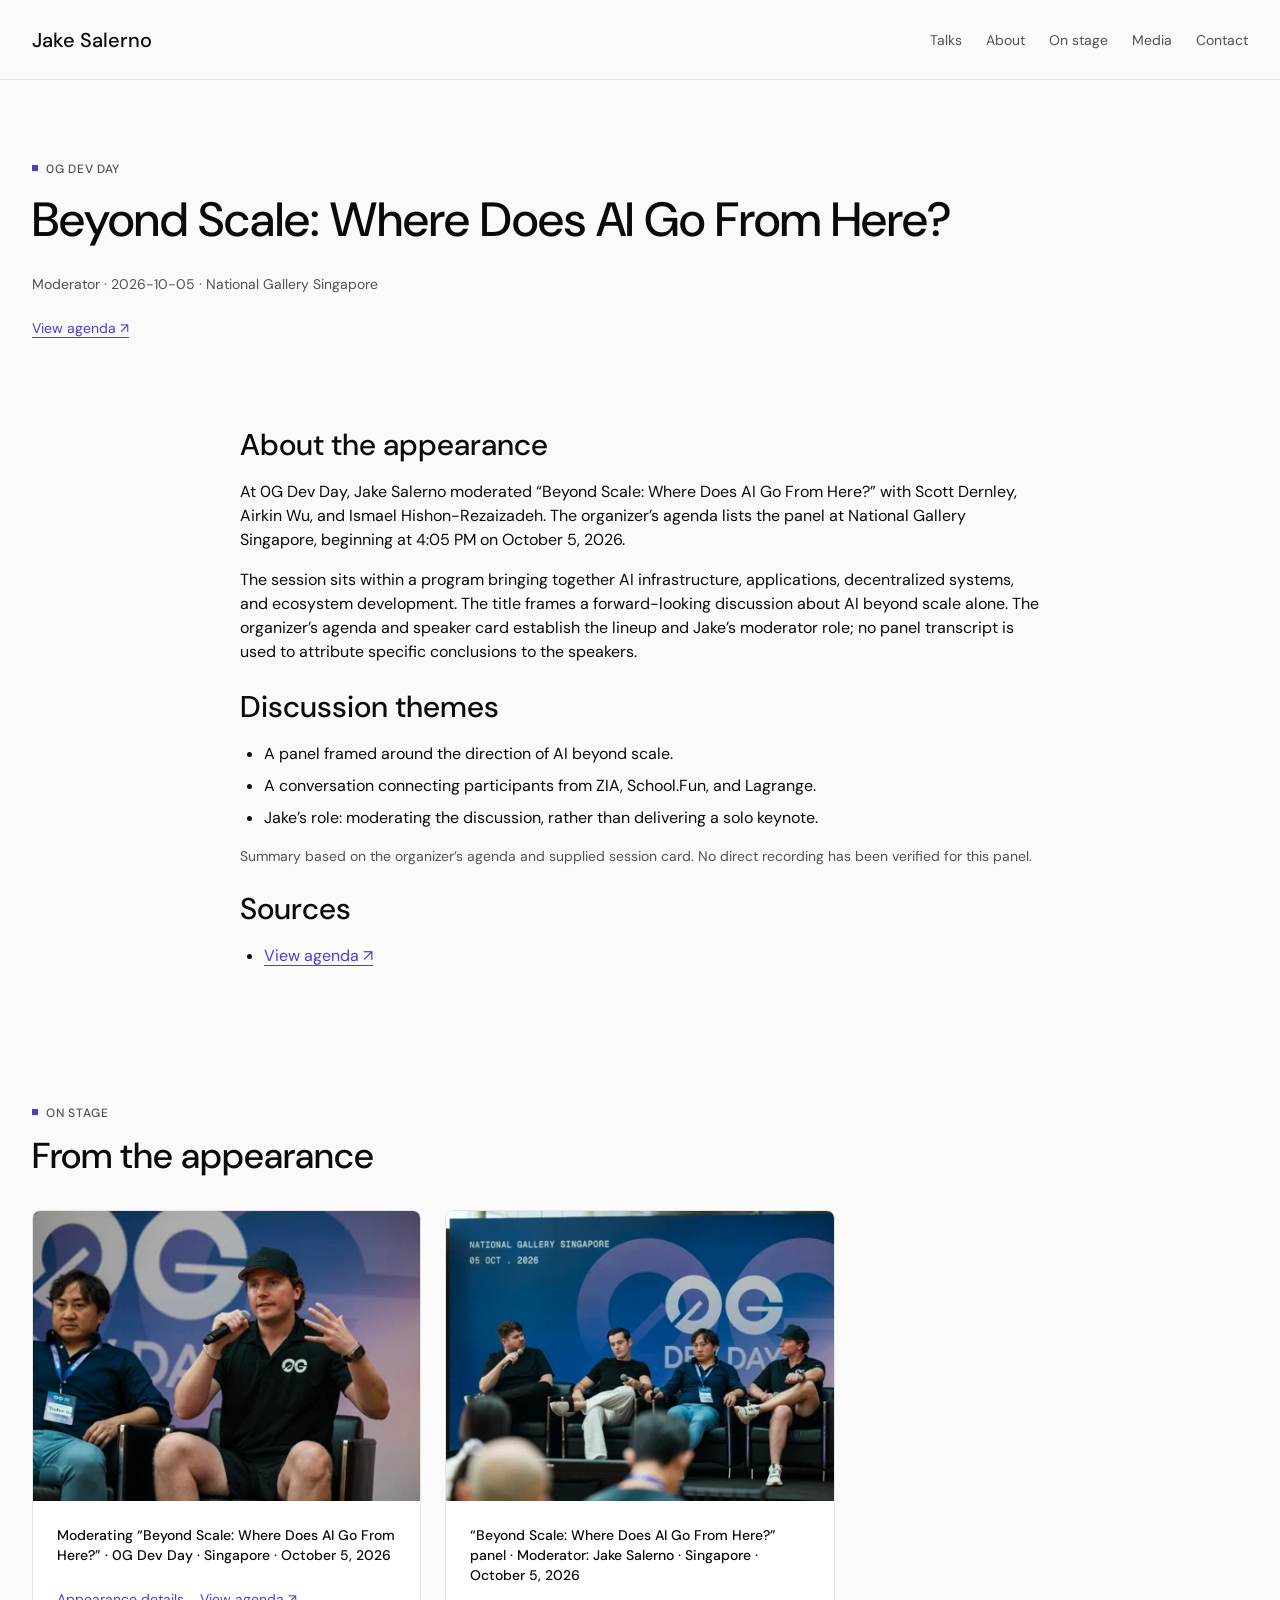
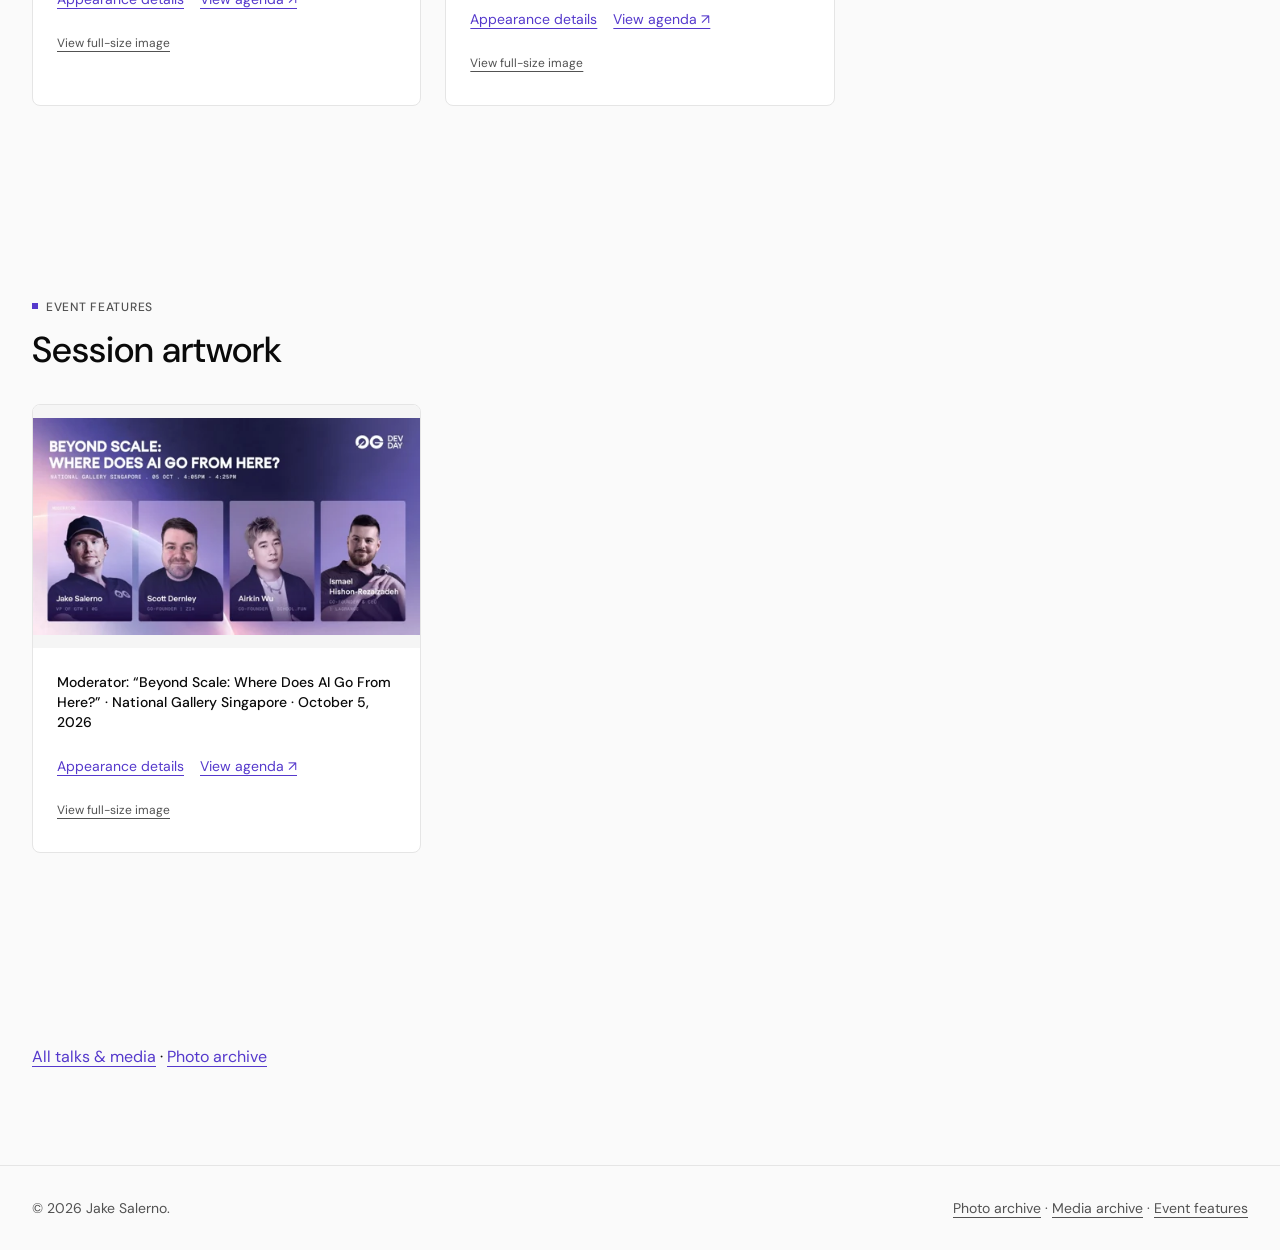
<file: appearances/0g-dev-day-2026/index.html>
<!DOCTYPE html><html lang="en"><head><meta charset="UTF-8"><meta name="viewport" content="width=device-width, initial-scale=1.0"><title>Beyond Scale: Where Does AI Go From Here? | Jake Salerno</title><meta name="description" content="At 0G Dev Day, Jake Salerno moderated “Beyond Scale: Where Does AI Go From Here?” with Scott Dernley, Airkin Wu, and Ismael Hishon-Rezaizadeh. The organizer’s agenda lists the panel at National Gallery Singapore, beginning at 4:05 PM on October 5, 2026."><meta name="robots" content="index, follow, max-image-preview:large"><meta name="author" content="Jake Salerno"><link rel="canonical" href="https://www.jakesalerno.ai/appearances/0g-dev-day-2026/"><meta name="google-site-verification" content="RzuoUxwWvmyOm5ltR4Fwwgi673R-WRs4dz1LOaXzHOQ"><meta property="og:type" content="website"><meta property="og:title" content="Beyond Scale: Where Does AI Go From Here? | Jake Salerno"><meta property="og:description" content="At 0G Dev Day, Jake Salerno moderated “Beyond Scale: Where Does AI Go From Here?” with Scott Dernley, Airkin Wu, and Ismael Hishon-Rezaizadeh. The organizer’s agenda lists the panel at National Gallery Singapore, beginning at 4:05 PM on October 5, 2026."><meta property="og:url" content="https://www.jakesalerno.ai/appearances/0g-dev-day-2026/"><meta property="og:site_name" content="Jake Salerno"><meta property="og:image" content="https://www.jakesalerno.ai/images/event-photos/dev-day-2026-speaking.webp"><meta property="og:image:width" content="2000"><meta property="og:image:height" content="1333"><meta property="og:image:alt" content="Beyond Scale: Where Does AI Go From Here? | Jake Salerno"><meta name="twitter:card" content="summary_large_image"><meta name="twitter:site" content="@JakeSalerno"><meta name="twitter:creator" content="@JakeSalerno"><meta name="twitter:title" content="Beyond Scale: Where Does AI Go From Here? | Jake Salerno"><meta name="twitter:description" content="At 0G Dev Day, Jake Salerno moderated “Beyond Scale: Where Does AI Go From Here?” with Scott Dernley, Airkin Wu, and Ismael Hishon-Rezaizadeh. The organizer’s agenda lists the panel at National Gallery Singapore, beginning at 4:05 PM on October 5, 2026."><meta name="twitter:image" content="https://www.jakesalerno.ai/images/event-photos/dev-day-2026-speaking.webp"><meta name="twitter:image:alt" content="Beyond Scale: Where Does AI Go From Here? | Jake Salerno"><link rel="preconnect" href="https://fonts.googleapis.com"><link rel="preconnect" href="https://fonts.gstatic.com" crossorigin><link href="https://fonts.googleapis.com/css2?family=DM+Sans:wght@400;500;600&display=swap" rel="stylesheet"><link rel="stylesheet" href="/assets/site.css"><script type="application/ld+json">{"@context": "https://schema.org", "@graph": [{"@type": "WebSite", "@id": "https://www.jakesalerno.ai/#website", "url": "https://www.jakesalerno.ai/", "name": "Jake Salerno"}, {"@type": "Person", "@id": "https://www.jakesalerno.ai/#person", "name": "Jake Salerno", "url": "https://www.jakesalerno.ai/", "image": "https://www.jakesalerno.ai/images/event-photos/token2049-singapore-speaking-closeup.webp", "jobTitle": "Vice President of Go-to-Market", "worksFor": {"@type": "Organization", "name": "0G Labs", "url": "https://0g.ai", "description": "The trust layer for AI"}, "description": "Jake Salerno leads commercial strategy, revenue growth, and ecosystem expansion at 0G Labs, the trust layer for AI. Previously at Chainlink Labs.", "sameAs": ["https://www.linkedin.com/in/jakesalerno/", "https://x.com/JakeSalerno"], "alumniOf": {"@type": "CollegeOrUniversity", "name": "Miami University"}, "knowsAbout": ["Private AI compute", "Encrypted storage", "AI-native blockchain", "Verifiable agent identity", "Go-to-market strategy", "Strategic partnerships"]}, {"@type": "WebPage", "@id": "https://www.jakesalerno.ai/appearances/0g-dev-day-2026/#page", "url": "https://www.jakesalerno.ai/appearances/0g-dev-day-2026/", "name": "Beyond Scale: Where Does AI Go From Here? | Jake Salerno", "description": "At 0G Dev Day, Jake Salerno moderated “Beyond Scale: Where Does AI Go From Here?” with Scott Dernley, Airkin Wu, and Ismael Hishon-Rezaizadeh. The organizer’s agenda lists the panel at National Gallery Singapore, beginning at 4:05 PM on October 5, 2026.", "mainEntity": {"@id": "https://www.jakesalerno.ai/#person"}, "about": {"@id": "https://www.jakesalerno.ai/#person"}, "isPartOf": {"@id": "https://www.jakesalerno.ai/#website"}, "primaryImageOfPage": {"@id": "https://www.jakesalerno.ai/images/event-photos/dev-day-2026-speaking.webp#image"}}, {"@type": "ImageObject", "@id": "https://www.jakesalerno.ai/images/event-photos/dev-day-2026-panel.webp#image", "contentUrl": "https://www.jakesalerno.ai/images/event-photos/dev-day-2026-panel.webp", "url": "https://www.jakesalerno.ai/images/event-photos/dev-day-2026-panel.webp", "width": 2000, "height": 1333, "about": {"@id": "https://www.jakesalerno.ai/#person"}, "caption": "“Beyond Scale: Where Does AI Go From Here?” panel · Moderator: Jake Salerno · Singapore · October 5, 2026", "name": "Beyond Scale: Where Does AI Go From Here?", "description": "Four panelists including moderator Jake Salerno seated on the 0G Dev Day stage at National Gallery Singapore"}, {"@type": "ImageObject", "@id": "https://www.jakesalerno.ai/images/event-photos/dev-day-2026-speaking.webp#image", "contentUrl": "https://www.jakesalerno.ai/images/event-photos/dev-day-2026-speaking.webp", "url": "https://www.jakesalerno.ai/images/event-photos/dev-day-2026-speaking.webp", "width": 2000, "height": 1333, "about": {"@id": "https://www.jakesalerno.ai/#person"}, "caption": "Moderating “Beyond Scale: Where Does AI Go From Here?” · 0G Dev Day · Singapore · October 5, 2026", "name": "Beyond Scale: Where Does AI Go From Here?", "description": "Jake Salerno holding a microphone and gesturing while moderating the Beyond Scale panel at 0G Dev Day in Singapore"}, {"@type": "ImageObject", "@id": "https://www.jakesalerno.ai/images/speaker-cards/dev-day-2026-speaker-card.webp#image", "contentUrl": "https://www.jakesalerno.ai/images/speaker-cards/dev-day-2026-speaker-card.webp", "url": "https://www.jakesalerno.ai/images/speaker-cards/dev-day-2026-speaker-card.webp", "width": 1920, "height": 1080, "about": {"@id": "https://www.jakesalerno.ai/#person"}, "caption": "Moderator: “Beyond Scale: Where Does AI Go From Here?” · National Gallery Singapore · October 5, 2026", "name": "Beyond Scale: Where Does AI Go From Here?", "description": "0G Dev Day speaker card naming Jake Salerno as moderator of Beyond Scale with Scott Dernley, Airkin Wu and Ismael Hishon-Rezaizadeh"}]}</script><script src="/assets/site.js" defer></script></head><body><a class="skip-link" href="#main">Skip to content</a><nav aria-label="Main navigation"><a class="nav-name" href="/">Jake Salerno</a><ul class="nav-links"><li><a class="" href="/#speaking">Talks</a></li><li><a class="" href="/#about">About</a></li><li><a class="" href="/#photos">On stage</a></li><li><a class="" href="/media/">Media</a></li><li><a class="" href="/#contact">Contact</a></li></ul></nav><main id="main"><section class="page-intro"><span class="section-label">0G Dev Day</span><h1>Beyond Scale: Where Does AI Go From Here?</h1><p class="appearance-meta">Moderator · 2026-10-05 · National Gallery Singapore</p><div class="entry-links"><a class="" href="https://build.0g.ai/dev-day-2026" target="_blank" rel="noopener noreferrer">View agenda ↗</a></div></section><section class="reading"><h2>About the appearance</h2><p>At 0G Dev Day, Jake Salerno moderated “Beyond Scale: Where Does AI Go From Here?” with Scott Dernley, Airkin Wu, and Ismael Hishon-Rezaizadeh. The organizer’s agenda lists the panel at National Gallery Singapore, beginning at 4:05 PM on October 5, 2026.</p><p>The session sits within a program bringing together AI infrastructure, applications, decentralized systems, and ecosystem development. The title frames a forward-looking discussion about AI beyond scale alone. The organizer’s agenda and speaker card establish the lineup and Jake’s moderator role; no panel transcript is used to attribute specific conclusions to the speakers.</p><h2>Discussion themes</h2><ul><li>A panel framed around the direction of AI beyond scale.</li><li>A conversation connecting participants from ZIA, School.Fun, and Lagrange.</li><li>Jake’s role: moderating the discussion, rather than delivering a solo keynote.</li></ul><p class="source-note">Summary based on the organizer’s agenda and supplied session card. No direct recording has been verified for this panel.</p><h2>Sources</h2><ul><li><a class="" href="https://build.0g.ai/dev-day-2026" target="_blank" rel="noopener noreferrer">View agenda ↗</a></li></ul></section><section id="photographs"><span class="section-label">On stage</span><h2 class="section-title">From the appearance</h2><div class="gallery-grid gallery-photos "><figure class="archive-item"><a class="image-view" data-lightbox href="/images/event-photos/dev-day-2026-speaking.webp" aria-label="Enlarge: Jake Salerno holding a microphone and gesturing while moderating the Beyond Scale panel at 0G Dev Day in Singapore"><img src="/images/event-photos/dev-day-2026-speaking.webp" srcset="/assets/responsive/event-photos-dev-day-2026-speaking-480.webp 480w, /assets/responsive/event-photos-dev-day-2026-speaking-960.webp 960w, /images/event-photos/dev-day-2026-speaking.webp 2000w" sizes="(max-width: 520px) calc(100vw - 40px), (max-width: 900px) 46vw, 370px" width="2000" height="1333" alt="Jake Salerno holding a microphone and gesturing while moderating the Beyond Scale panel at 0G Dev Day in Singapore" loading="lazy" decoding="async"></a><figcaption><p>Moderating “Beyond Scale: Where Does AI Go From Here?” · 0G Dev Day · Singapore · October 5, 2026</p><div class="entry-links"><a class="" href="/appearances/0g-dev-day-2026/">Appearance details</a><a class="" href="https://build.0g.ai/dev-day-2026" target="_blank" rel="noopener noreferrer">View agenda ↗</a></div><a class="full-image" href="/images/event-photos/dev-day-2026-speaking.webp">View full-size image</a></figcaption></figure><figure class="archive-item"><a class="image-view" data-lightbox href="/images/event-photos/dev-day-2026-panel.webp" aria-label="Enlarge: Four panelists including moderator Jake Salerno seated on the 0G Dev Day stage at National Gallery Singapore"><img src="/images/event-photos/dev-day-2026-panel.webp" srcset="/assets/responsive/event-photos-dev-day-2026-panel-480.webp 480w, /assets/responsive/event-photos-dev-day-2026-panel-960.webp 960w, /images/event-photos/dev-day-2026-panel.webp 2000w" sizes="(max-width: 520px) calc(100vw - 40px), (max-width: 900px) 46vw, 370px" width="2000" height="1333" alt="Four panelists including moderator Jake Salerno seated on the 0G Dev Day stage at National Gallery Singapore" loading="lazy" decoding="async"></a><figcaption><p>“Beyond Scale: Where Does AI Go From Here?” panel · Moderator: Jake Salerno · Singapore · October 5, 2026</p><div class="entry-links"><a class="" href="/appearances/0g-dev-day-2026/">Appearance details</a><a class="" href="https://build.0g.ai/dev-day-2026" target="_blank" rel="noopener noreferrer">View agenda ↗</a></div><a class="full-image" href="/images/event-photos/dev-day-2026-panel.webp">View full-size image</a></figcaption></figure></div></section><section id="event-artwork"><span class="section-label">Event features</span><h2 class="section-title">Session artwork</h2><div class="gallery-grid gallery-cards "><figure class="archive-item"><a class="image-view" data-lightbox href="/images/speaker-cards/dev-day-2026-speaker-card.webp" aria-label="Enlarge: 0G Dev Day speaker card naming Jake Salerno as moderator of Beyond Scale with Scott Dernley, Airkin Wu and Ismael Hishon-Rezaizadeh"><img src="/images/speaker-cards/dev-day-2026-speaker-card.webp" srcset="/assets/responsive/speaker-cards-dev-day-2026-speaker-card-480.webp 480w, /assets/responsive/speaker-cards-dev-day-2026-speaker-card-960.webp 960w, /images/speaker-cards/dev-day-2026-speaker-card.webp 1920w" sizes="(max-width: 520px) calc(100vw - 40px), (max-width: 900px) 46vw, 370px" width="1920" height="1080" alt="0G Dev Day speaker card naming Jake Salerno as moderator of Beyond Scale with Scott Dernley, Airkin Wu and Ismael Hishon-Rezaizadeh" loading="lazy" decoding="async"></a><figcaption><p>Moderator: “Beyond Scale: Where Does AI Go From Here?” · National Gallery Singapore · October 5, 2026</p><div class="entry-links"><a class="" href="/appearances/0g-dev-day-2026/">Appearance details</a><a class="" href="https://build.0g.ai/dev-day-2026" target="_blank" rel="noopener noreferrer">View agenda ↗</a></div><a class="full-image" href="/images/speaker-cards/dev-day-2026-speaker-card.webp">View full-size image</a></figcaption></figure></div></section><section><p><a class="" href="/media/">All talks &amp; media</a> · <a class="" href="/photos/">Photo archive</a></p></section></main><footer><p>© 2026 Jake Salerno.</p><p><a class="" href="/photos/">Photo archive</a> · <a class="" href="/media/">Media archive</a> · <a class="" href="/event-features/">Event features</a></p></footer><dialog id="image-viewer" aria-label="Image viewer"><button type="button" data-close aria-label="Close image viewer">×</button><button type="button" data-prev aria-label="Previous image">←</button><div class="viewer-body"><img alt=""><div class="viewer-caption"></div></div><button type="button" data-next aria-label="Next image">→</button></dialog></body></html>
</file>
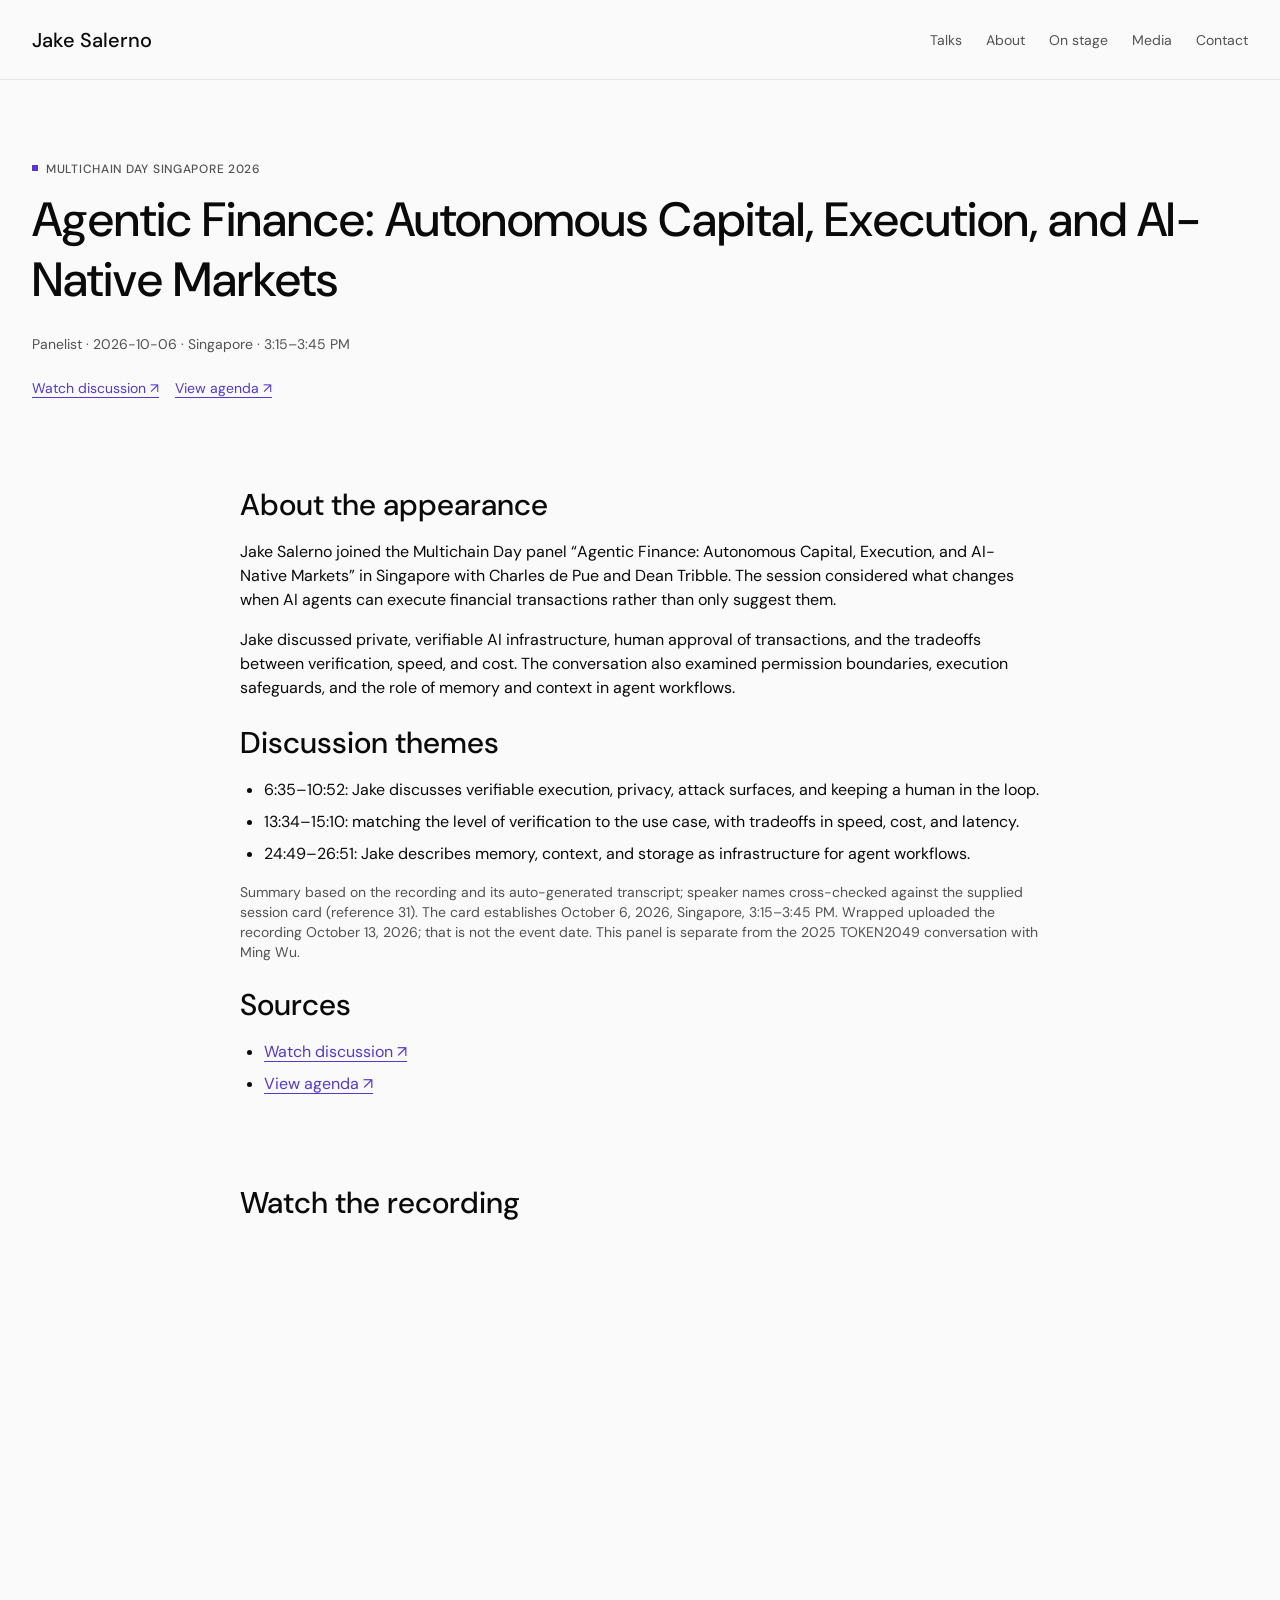
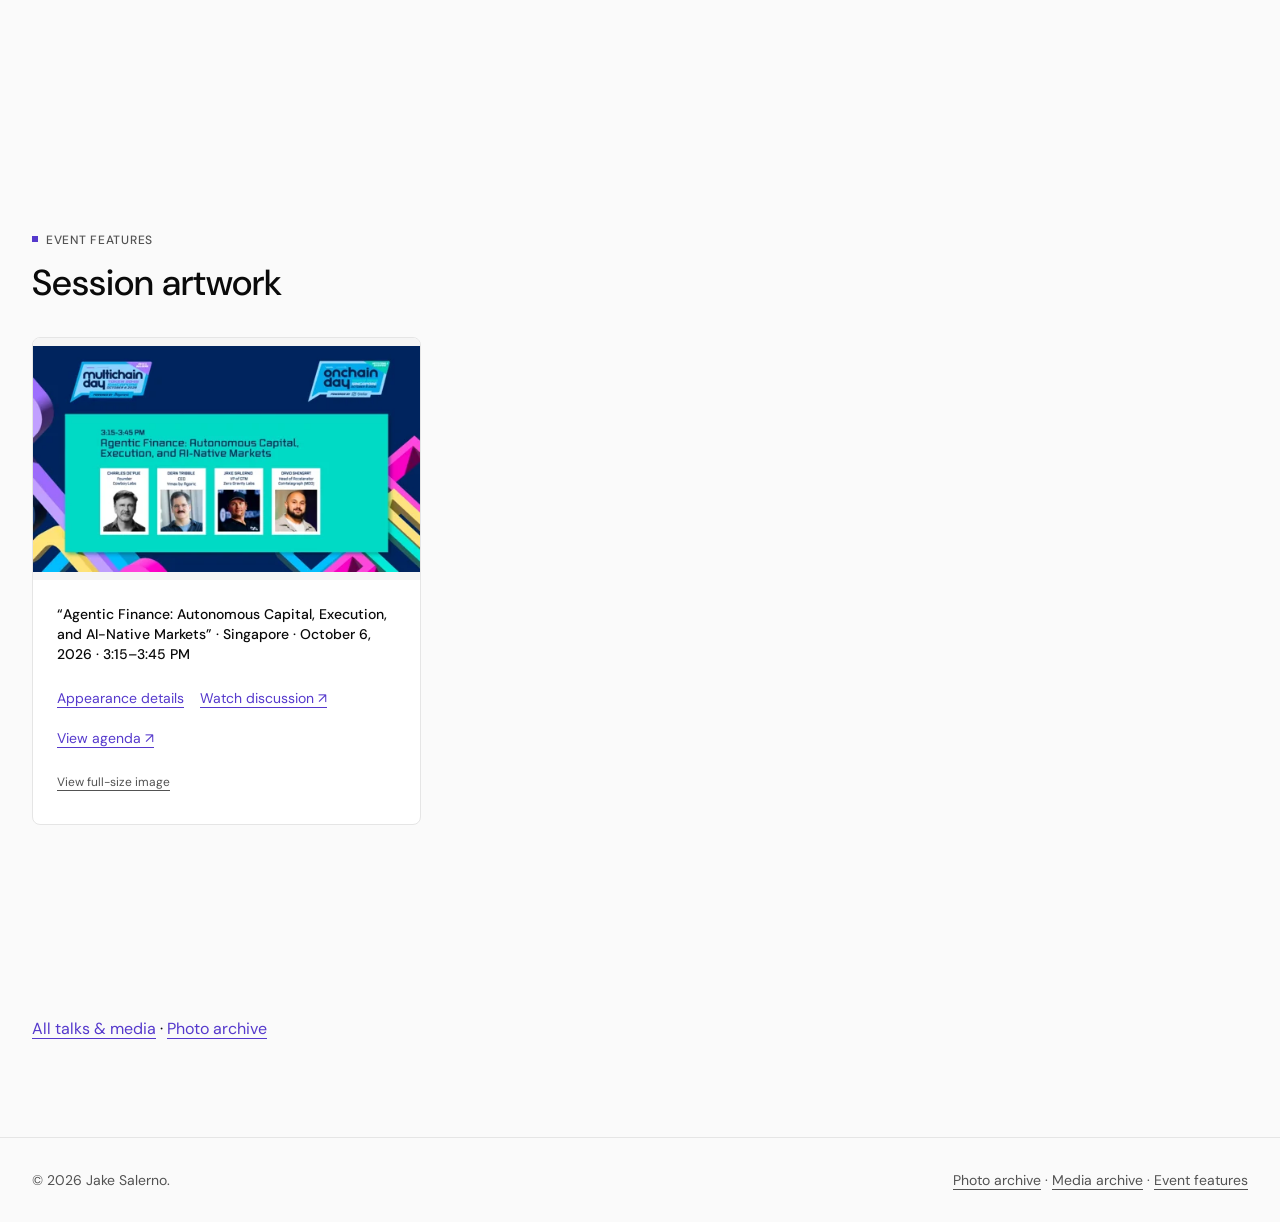
<file: appearances/agentic-finance-2026/index.html>
<!DOCTYPE html><html lang="en"><head><meta charset="UTF-8"><meta name="viewport" content="width=device-width, initial-scale=1.0"><title>Agentic Finance: Autonomous Capital, Execution, and AI-Native Markets | Jake Salerno</title><meta name="description" content="Jake Salerno joined the Multichain Day panel “Agentic Finance: Autonomous Capital, Execution, and AI-Native Markets” in Singapore with Charles de Pue and Dean Tribble. The session considered what changes when AI agents can execute financial transactions rather than only suggest them."><meta name="robots" content="index, follow, max-image-preview:large"><meta name="author" content="Jake Salerno"><link rel="canonical" href="https://www.jakesalerno.ai/appearances/agentic-finance-2026/"><meta name="google-site-verification" content="RzuoUxwWvmyOm5ltR4Fwwgi673R-WRs4dz1LOaXzHOQ"><meta property="og:type" content="website"><meta property="og:title" content="Agentic Finance: Autonomous Capital, Execution, and AI-Native Markets | Jake Salerno"><meta property="og:description" content="Jake Salerno joined the Multichain Day panel “Agentic Finance: Autonomous Capital, Execution, and AI-Native Markets” in Singapore with Charles de Pue and Dean Tribble. The session considered what changes when AI agents can execute financial transactions rather than only suggest them."><meta property="og:url" content="https://www.jakesalerno.ai/appearances/agentic-finance-2026/"><meta property="og:site_name" content="Jake Salerno"><meta property="og:image" content="https://www.jakesalerno.ai/images/speaker-cards/multichain-day-2026-speaker-card.webp"><meta property="og:image:width" content="2000"><meta property="og:image:height" content="1172"><meta property="og:image:alt" content="Agentic Finance: Autonomous Capital, Execution, and AI-Native Markets | Jake Salerno"><meta name="twitter:card" content="summary_large_image"><meta name="twitter:site" content="@JakeSalerno"><meta name="twitter:creator" content="@JakeSalerno"><meta name="twitter:title" content="Agentic Finance: Autonomous Capital, Execution, and AI-Native Markets | Jake Salerno"><meta name="twitter:description" content="Jake Salerno joined the Multichain Day panel “Agentic Finance: Autonomous Capital, Execution, and AI-Native Markets” in Singapore with Charles de Pue and Dean Tribble. The session considered what changes when AI agents can execute financial transactions rather than only suggest them."><meta name="twitter:image" content="https://www.jakesalerno.ai/images/speaker-cards/multichain-day-2026-speaker-card.webp"><meta name="twitter:image:alt" content="Agentic Finance: Autonomous Capital, Execution, and AI-Native Markets | Jake Salerno"><link rel="preconnect" href="https://fonts.googleapis.com"><link rel="preconnect" href="https://fonts.gstatic.com" crossorigin><link href="https://fonts.googleapis.com/css2?family=DM+Sans:wght@400;500;600&display=swap" rel="stylesheet"><link rel="stylesheet" href="/assets/site.css"><script type="application/ld+json">{"@context": "https://schema.org", "@graph": [{"@type": "WebSite", "@id": "https://www.jakesalerno.ai/#website", "url": "https://www.jakesalerno.ai/", "name": "Jake Salerno"}, {"@type": "Person", "@id": "https://www.jakesalerno.ai/#person", "name": "Jake Salerno", "url": "https://www.jakesalerno.ai/", "image": "https://www.jakesalerno.ai/images/event-photos/token2049-singapore-speaking-closeup.webp", "jobTitle": "Vice President of Go-to-Market", "worksFor": {"@type": "Organization", "name": "0G Labs", "url": "https://0g.ai", "description": "The trust layer for AI"}, "description": "Jake Salerno leads commercial strategy, revenue growth, and ecosystem expansion at 0G Labs, the trust layer for AI. Previously at Chainlink Labs.", "sameAs": ["https://www.linkedin.com/in/jakesalerno/", "https://x.com/JakeSalerno"], "alumniOf": {"@type": "CollegeOrUniversity", "name": "Miami University"}, "knowsAbout": ["Private AI compute", "Encrypted storage", "AI-native blockchain", "Verifiable agent identity", "Go-to-market strategy", "Strategic partnerships"]}, {"@type": "WebPage", "@id": "https://www.jakesalerno.ai/appearances/agentic-finance-2026/#page", "url": "https://www.jakesalerno.ai/appearances/agentic-finance-2026/", "name": "Agentic Finance: Autonomous Capital, Execution, and AI-Native Markets | Jake Salerno", "description": "Jake Salerno joined the Multichain Day panel “Agentic Finance: Autonomous Capital, Execution, and AI-Native Markets” in Singapore with Charles de Pue and Dean Tribble. The session considered what changes when AI agents can execute financial transactions rather than only suggest them.", "mainEntity": {"@id": "https://www.jakesalerno.ai/#person"}, "about": {"@id": "https://www.jakesalerno.ai/#person"}, "isPartOf": {"@id": "https://www.jakesalerno.ai/#website"}, "primaryImageOfPage": {"@id": "https://www.jakesalerno.ai/images/speaker-cards/multichain-day-2026-speaker-card.webp#image"}}, {"@type": "ImageObject", "@id": "https://www.jakesalerno.ai/images/speaker-cards/multichain-day-2026-speaker-card.webp#image", "contentUrl": "https://www.jakesalerno.ai/images/speaker-cards/multichain-day-2026-speaker-card.webp", "url": "https://www.jakesalerno.ai/images/speaker-cards/multichain-day-2026-speaker-card.webp", "width": 2000, "height": 1172, "about": {"@id": "https://www.jakesalerno.ai/#person"}, "caption": "“Agentic Finance: Autonomous Capital, Execution, and AI-Native Markets” · Singapore · October 6, 2026 · 3:15–3:45 PM", "name": "Agentic Finance: Autonomous Capital, Execution, and AI-Native Markets", "description": "Multichain Day Singapore panel card listing Jake Salerno with Charles de Pue, Dean Tribble and David Shengart for the Agentic Finance session"}, {"@type": "VideoObject", "@id": "https://www.jakesalerno.ai/appearances/agentic-finance-2026/#video", "url": "https://www.youtube.com/watch?v=FEqSe1xZShQ", "about": {"@id": "https://www.jakesalerno.ai/#person"}, "name": "Agentic Finance | MCD & OCD | TOKEN2049 Singapore 2026", "description": "A Multichain Day panel about autonomous capital, execution, and AI-native markets, featuring Jake Salerno, Charles de Pue, and Dean Tribble.", "uploadDate": "2026-10-13T05:31:21-07:00", "duration": "PT31M8S", "embedUrl": "https://www.youtube.com/embed/FEqSe1xZShQ", "thumbnailUrl": "https://i.ytimg.com/vi/FEqSe1xZShQ/maxresdefault.jpg"}]}</script><script src="/assets/site.js" defer></script></head><body><a class="skip-link" href="#main">Skip to content</a><nav aria-label="Main navigation"><a class="nav-name" href="/">Jake Salerno</a><ul class="nav-links"><li><a class="" href="/#speaking">Talks</a></li><li><a class="" href="/#about">About</a></li><li><a class="" href="/#photos">On stage</a></li><li><a class="" href="/media/">Media</a></li><li><a class="" href="/#contact">Contact</a></li></ul></nav><main id="main"><section class="page-intro"><span class="section-label">Multichain Day Singapore 2026</span><h1>Agentic Finance: Autonomous Capital, Execution, and AI-Native Markets</h1><p class="appearance-meta">Panelist · 2026-10-06 · Singapore · 3:15–3:45 PM</p><div class="entry-links"><a class="" href="https://www.youtube.com/watch?v=FEqSe1xZShQ" target="_blank" rel="noopener noreferrer">Watch discussion ↗</a><a class="" href="https://luma.com/multichaindaysingapore" target="_blank" rel="noopener noreferrer">View agenda ↗</a></div></section><section class="reading"><h2>About the appearance</h2><p>Jake Salerno joined the Multichain Day panel “Agentic Finance: Autonomous Capital, Execution, and AI-Native Markets” in Singapore with Charles de Pue and Dean Tribble. The session considered what changes when AI agents can execute financial transactions rather than only suggest them.</p><p>Jake discussed private, verifiable AI infrastructure, human approval of transactions, and the tradeoffs between verification, speed, and cost. The conversation also examined permission boundaries, execution safeguards, and the role of memory and context in agent workflows.</p><h2>Discussion themes</h2><ul><li>6:35–10:52: Jake discusses verifiable execution, privacy, attack surfaces, and keeping a human in the loop.</li><li>13:34–15:10: matching the level of verification to the use case, with tradeoffs in speed, cost, and latency.</li><li>24:49–26:51: Jake describes memory, context, and storage as infrastructure for agent workflows.</li></ul><p class="source-note">Summary based on the recording and its auto-generated transcript; speaker names cross-checked against the supplied session card (reference 31). The card establishes October 6, 2026, Singapore, 3:15–3:45 PM. Wrapped uploaded the recording October 13, 2026; that is not the event date. This panel is separate from the 2025 TOKEN2049 conversation with Ming Wu.</p><h2>Sources</h2><ul><li><a class="" href="https://www.youtube.com/watch?v=FEqSe1xZShQ" target="_blank" rel="noopener noreferrer">Watch discussion ↗</a></li><li><a class="" href="https://luma.com/multichaindaysingapore" target="_blank" rel="noopener noreferrer">View agenda ↗</a></li></ul></section><section class="reading"><h2>Watch the recording</h2><iframe class="recording-frame" src="https://www.youtube.com/embed/FEqSe1xZShQ" title="Agentic Finance: Autonomous Capital, Execution, and AI-Native Markets" loading="lazy" allow="accelerometer; autoplay; encrypted-media; gyroscope; picture-in-picture" allowfullscreen></iframe></section><section id="event-artwork"><span class="section-label">Event features</span><h2 class="section-title">Session artwork</h2><div class="gallery-grid gallery-cards "><figure class="archive-item"><a class="image-view" data-lightbox href="/images/speaker-cards/multichain-day-2026-speaker-card.webp" aria-label="Enlarge: Multichain Day Singapore panel card listing Jake Salerno with Charles de Pue, Dean Tribble and David Shengart for the Agentic Finance session"><img src="/images/speaker-cards/multichain-day-2026-speaker-card.webp" srcset="/assets/responsive/speaker-cards-multichain-day-2026-speaker-card-480.webp 480w, /assets/responsive/speaker-cards-multichain-day-2026-speaker-card-960.webp 960w, /images/speaker-cards/multichain-day-2026-speaker-card.webp 2000w" sizes="(max-width: 520px) calc(100vw - 40px), (max-width: 900px) 46vw, 370px" width="2000" height="1172" alt="Multichain Day Singapore panel card listing Jake Salerno with Charles de Pue, Dean Tribble and David Shengart for the Agentic Finance session" loading="lazy" decoding="async"></a><figcaption><p>“Agentic Finance: Autonomous Capital, Execution, and AI-Native Markets” · Singapore · October 6, 2026 · 3:15–3:45 PM</p><div class="entry-links"><a class="" href="/appearances/agentic-finance-2026/">Appearance details</a><a class="" href="https://www.youtube.com/watch?v=FEqSe1xZShQ" target="_blank" rel="noopener noreferrer">Watch discussion ↗</a><a class="" href="https://luma.com/multichaindaysingapore" target="_blank" rel="noopener noreferrer">View agenda ↗</a></div><a class="full-image" href="/images/speaker-cards/multichain-day-2026-speaker-card.webp">View full-size image</a></figcaption></figure></div></section><section><p><a class="" href="/media/">All talks &amp; media</a> · <a class="" href="/photos/">Photo archive</a></p></section></main><footer><p>© 2026 Jake Salerno.</p><p><a class="" href="/photos/">Photo archive</a> · <a class="" href="/media/">Media archive</a> · <a class="" href="/event-features/">Event features</a></p></footer><dialog id="image-viewer" aria-label="Image viewer"><button type="button" data-close aria-label="Close image viewer">×</button><button type="button" data-prev aria-label="Previous image">←</button><div class="viewer-body"><img alt=""><div class="viewer-caption"></div></div><button type="button" data-next aria-label="Next image">→</button></dialog></body></html>
</file>
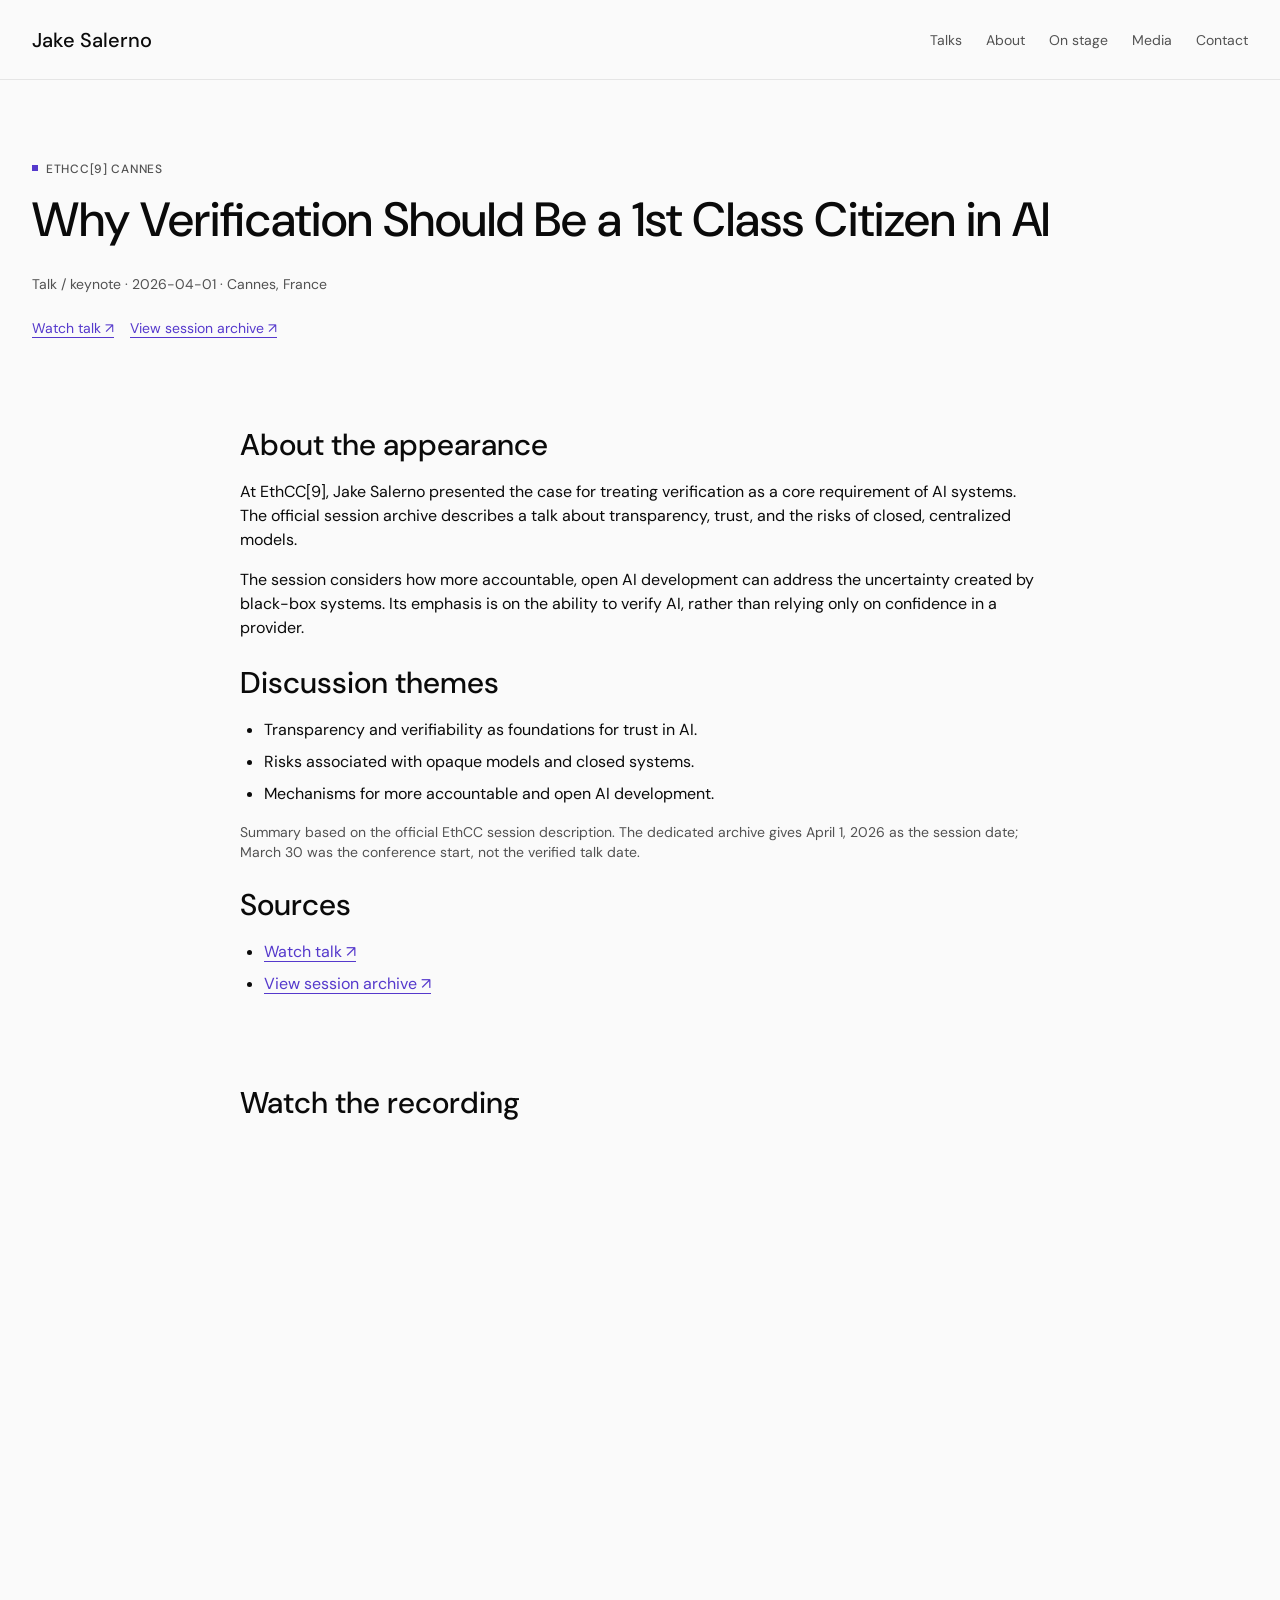
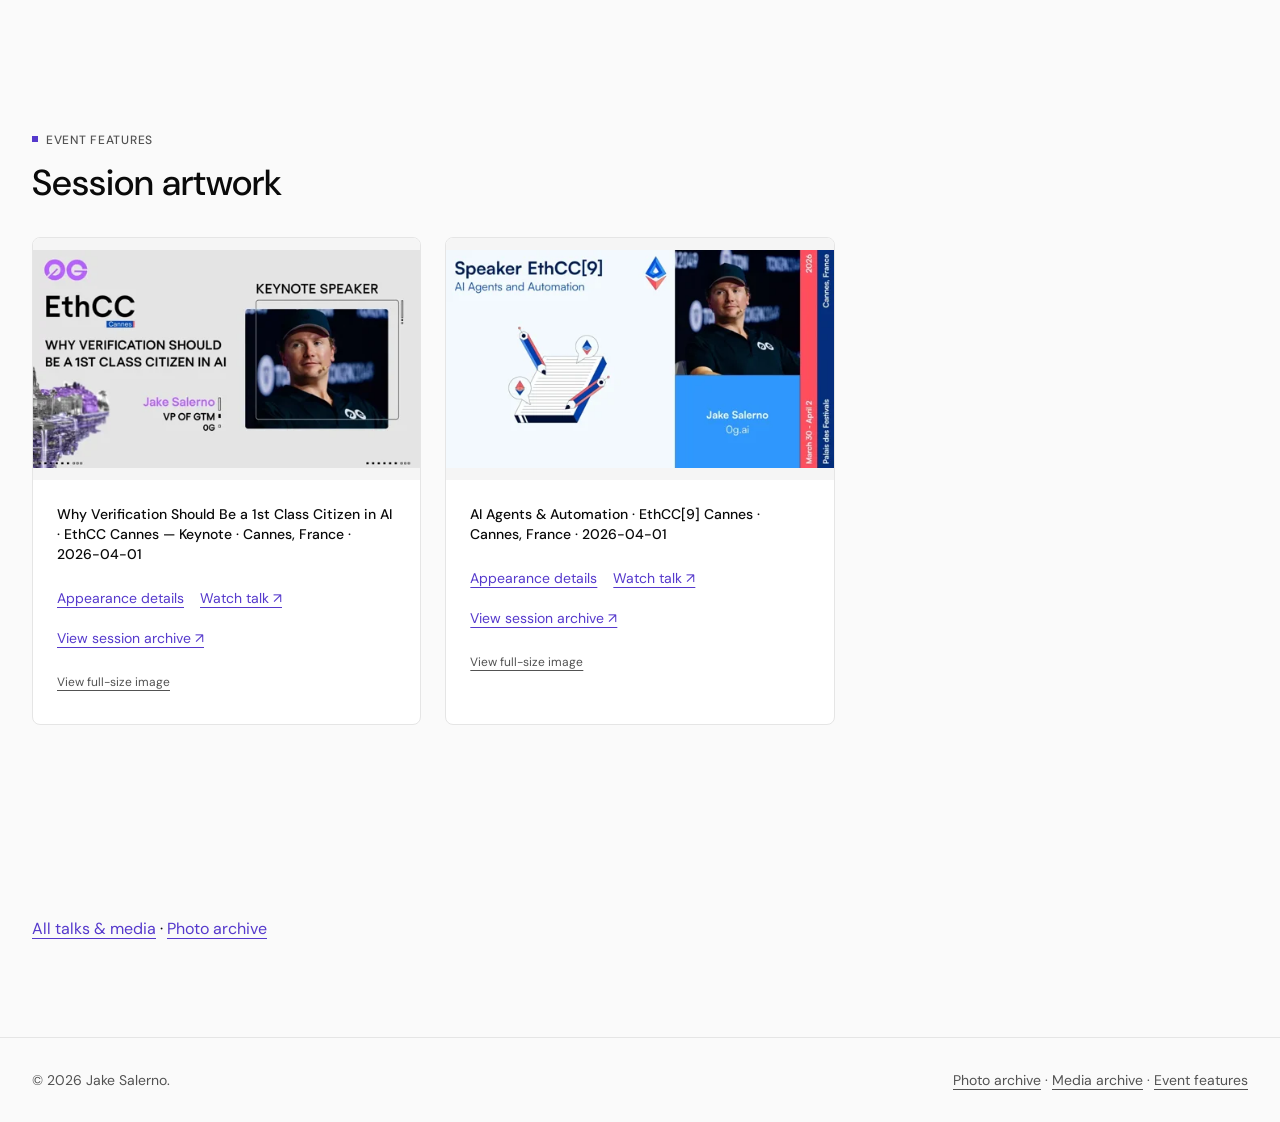
<file: appearances/ethcc-2026/index.html>
<!DOCTYPE html><html lang="en"><head><meta charset="UTF-8"><meta name="viewport" content="width=device-width, initial-scale=1.0"><title>Why Verification Should Be a 1st Class Citizen in AI | Jake Salerno</title><meta name="description" content="At EthCC[9], Jake Salerno presented the case for treating verification as a core requirement of AI systems. The official session archive describes a talk about transparency, trust, and the risks of closed, centralized models."><meta name="robots" content="index, follow, max-image-preview:large"><meta name="author" content="Jake Salerno"><link rel="canonical" href="https://www.jakesalerno.ai/appearances/ethcc-2026/"><meta name="google-site-verification" content="RzuoUxwWvmyOm5ltR4Fwwgi673R-WRs4dz1LOaXzHOQ"><meta property="og:type" content="website"><meta property="og:title" content="Why Verification Should Be a 1st Class Citizen in AI | Jake Salerno"><meta property="og:description" content="At EthCC[9], Jake Salerno presented the case for treating verification as a core requirement of AI systems. The official session archive describes a talk about transparency, trust, and the risks of closed, centralized models."><meta property="og:url" content="https://www.jakesalerno.ai/appearances/ethcc-2026/"><meta property="og:site_name" content="Jake Salerno"><meta property="og:image" content="https://www.jakesalerno.ai/images/speaker-cards/ethcc-cannes-keynote-card.webp"><meta property="og:image:width" content="1200"><meta property="og:image:height" content="675"><meta property="og:image:alt" content="Why Verification Should Be a 1st Class Citizen in AI | Jake Salerno"><meta name="twitter:card" content="summary_large_image"><meta name="twitter:site" content="@JakeSalerno"><meta name="twitter:creator" content="@JakeSalerno"><meta name="twitter:title" content="Why Verification Should Be a 1st Class Citizen in AI | Jake Salerno"><meta name="twitter:description" content="At EthCC[9], Jake Salerno presented the case for treating verification as a core requirement of AI systems. The official session archive describes a talk about transparency, trust, and the risks of closed, centralized models."><meta name="twitter:image" content="https://www.jakesalerno.ai/images/speaker-cards/ethcc-cannes-keynote-card.webp"><meta name="twitter:image:alt" content="Why Verification Should Be a 1st Class Citizen in AI | Jake Salerno"><link rel="preconnect" href="https://fonts.googleapis.com"><link rel="preconnect" href="https://fonts.gstatic.com" crossorigin><link href="https://fonts.googleapis.com/css2?family=DM+Sans:wght@400;500;600&display=swap" rel="stylesheet"><link rel="stylesheet" href="/assets/site.css"><script type="application/ld+json">{"@context": "https://schema.org", "@graph": [{"@type": "WebSite", "@id": "https://www.jakesalerno.ai/#website", "url": "https://www.jakesalerno.ai/", "name": "Jake Salerno"}, {"@type": "Person", "@id": "https://www.jakesalerno.ai/#person", "name": "Jake Salerno", "url": "https://www.jakesalerno.ai/", "image": "https://www.jakesalerno.ai/images/event-photos/token2049-singapore-speaking-closeup.webp", "jobTitle": "Vice President of Go-to-Market", "worksFor": {"@type": "Organization", "name": "0G Labs", "url": "https://0g.ai", "description": "The trust layer for AI"}, "description": "Jake Salerno leads commercial strategy, revenue growth, and ecosystem expansion at 0G Labs, the trust layer for AI. Previously at Chainlink Labs.", "sameAs": ["https://www.linkedin.com/in/jakesalerno/", "https://x.com/JakeSalerno"], "alumniOf": {"@type": "CollegeOrUniversity", "name": "Miami University"}, "knowsAbout": ["Private AI compute", "Encrypted storage", "AI-native blockchain", "Verifiable agent identity", "Go-to-market strategy", "Strategic partnerships"]}, {"@type": "WebPage", "@id": "https://www.jakesalerno.ai/appearances/ethcc-2026/#page", "url": "https://www.jakesalerno.ai/appearances/ethcc-2026/", "name": "Why Verification Should Be a 1st Class Citizen in AI | Jake Salerno", "description": "At EthCC[9], Jake Salerno presented the case for treating verification as a core requirement of AI systems. The official session archive describes a talk about transparency, trust, and the risks of closed, centralized models.", "mainEntity": {"@id": "https://www.jakesalerno.ai/#person"}, "about": {"@id": "https://www.jakesalerno.ai/#person"}, "isPartOf": {"@id": "https://www.jakesalerno.ai/#website"}, "primaryImageOfPage": {"@id": "https://www.jakesalerno.ai/images/speaker-cards/ethcc-cannes-keynote-card.webp#image"}}, {"@type": "ImageObject", "@id": "https://www.jakesalerno.ai/images/speaker-cards/ethcc-cannes-ai-agents-card.webp#image", "contentUrl": "https://www.jakesalerno.ai/images/speaker-cards/ethcc-cannes-ai-agents-card.webp", "url": "https://www.jakesalerno.ai/images/speaker-cards/ethcc-cannes-ai-agents-card.webp", "width": 1200, "height": 675, "about": {"@id": "https://www.jakesalerno.ai/#person"}, "caption": "AI Agents & Automation · EthCC[9] Cannes · Cannes, France · 2026-04-01", "name": "AI Agents & Automation", "description": "AI Agents & Automation · EthCC[9] Cannes · Cannes, France · 2026-04-01"}, {"@type": "ImageObject", "@id": "https://www.jakesalerno.ai/images/speaker-cards/ethcc-cannes-keynote-card.webp#image", "contentUrl": "https://www.jakesalerno.ai/images/speaker-cards/ethcc-cannes-keynote-card.webp", "url": "https://www.jakesalerno.ai/images/speaker-cards/ethcc-cannes-keynote-card.webp", "width": 1200, "height": 675, "about": {"@id": "https://www.jakesalerno.ai/#person"}, "caption": "Why Verification Should Be a 1st Class Citizen in AI · EthCC Cannes — Keynote · Cannes, France · 2026-04-01", "name": "Why Verification Should Be a 1st Class Citizen in AI", "description": "Why Verification Should Be a 1st Class Citizen in AI · EthCC Cannes — Keynote · Cannes, France · 2026-04-01"}]}</script><script src="/assets/site.js" defer></script></head><body><a class="skip-link" href="#main">Skip to content</a><nav aria-label="Main navigation"><a class="nav-name" href="/">Jake Salerno</a><ul class="nav-links"><li><a class="" href="/#speaking">Talks</a></li><li><a class="" href="/#about">About</a></li><li><a class="" href="/#photos">On stage</a></li><li><a class="" href="/media/">Media</a></li><li><a class="" href="/#contact">Contact</a></li></ul></nav><main id="main"><section class="page-intro"><span class="section-label">EthCC[9] Cannes</span><h1>Why Verification Should Be a 1st Class Citizen in AI</h1><p class="appearance-meta">Talk / keynote · 2026-04-01 · Cannes, France</p><div class="entry-links"><a class="" href="https://www.youtube.com/watch?v=2F9A0KsG7iI" target="_blank" rel="noopener noreferrer">Watch talk ↗</a><a class="" href="https://ethcc.io/archives/why-verification-should-be-a-1st-class-citizen-in-ai" target="_blank" rel="noopener noreferrer">View session archive ↗</a></div></section><section class="reading"><h2>About the appearance</h2><p>At EthCC[9], Jake Salerno presented the case for treating verification as a core requirement of AI systems. The official session archive describes a talk about transparency, trust, and the risks of closed, centralized models.</p><p>The session considers how more accountable, open AI development can address the uncertainty created by black-box systems. Its emphasis is on the ability to verify AI, rather than relying only on confidence in a provider.</p><h2>Discussion themes</h2><ul><li>Transparency and verifiability as foundations for trust in AI.</li><li>Risks associated with opaque models and closed systems.</li><li>Mechanisms for more accountable and open AI development.</li></ul><p class="source-note">Summary based on the official EthCC session description. The dedicated archive gives April 1, 2026 as the session date; March 30 was the conference start, not the verified talk date.</p><h2>Sources</h2><ul><li><a class="" href="https://www.youtube.com/watch?v=2F9A0KsG7iI" target="_blank" rel="noopener noreferrer">Watch talk ↗</a></li><li><a class="" href="https://ethcc.io/archives/why-verification-should-be-a-1st-class-citizen-in-ai" target="_blank" rel="noopener noreferrer">View session archive ↗</a></li></ul></section><section class="reading"><h2>Watch the recording</h2><iframe class="recording-frame" src="https://www.youtube.com/embed/2F9A0KsG7iI" title="Why Verification Should Be a 1st Class Citizen in AI" loading="lazy" allow="accelerometer; autoplay; encrypted-media; gyroscope; picture-in-picture" allowfullscreen></iframe></section><section id="event-artwork"><span class="section-label">Event features</span><h2 class="section-title">Session artwork</h2><div class="gallery-grid gallery-cards "><figure class="archive-item"><a class="image-view" data-lightbox href="/images/speaker-cards/ethcc-cannes-keynote-card.webp" aria-label="Enlarge: Why Verification Should Be a 1st Class Citizen in AI — EthCC Cannes — Keynote — Cannes, France — 2026"><img src="/images/speaker-cards/ethcc-cannes-keynote-card.webp" srcset="/assets/responsive/speaker-cards-ethcc-cannes-keynote-card-480.webp 480w, /assets/responsive/speaker-cards-ethcc-cannes-keynote-card-960.webp 960w, /images/speaker-cards/ethcc-cannes-keynote-card.webp 1200w" sizes="(max-width: 520px) calc(100vw - 40px), (max-width: 900px) 46vw, 370px" width="1200" height="675" alt="Why Verification Should Be a 1st Class Citizen in AI — EthCC Cannes — Keynote — Cannes, France — 2026" loading="lazy" decoding="async"></a><figcaption><p>Why Verification Should Be a 1st Class Citizen in AI · EthCC Cannes — Keynote · Cannes, France · 2026-04-01</p><div class="entry-links"><a class="" href="/appearances/ethcc-2026/">Appearance details</a><a class="" href="https://www.youtube.com/watch?v=2F9A0KsG7iI" target="_blank" rel="noopener noreferrer">Watch talk ↗</a><a class="" href="https://ethcc.io/archives/why-verification-should-be-a-1st-class-citizen-in-ai" target="_blank" rel="noopener noreferrer">View session archive ↗</a></div><a class="full-image" href="/images/speaker-cards/ethcc-cannes-keynote-card.webp">View full-size image</a></figcaption></figure><figure class="archive-item"><a class="image-view" data-lightbox href="/images/speaker-cards/ethcc-cannes-ai-agents-card.webp" aria-label="Enlarge: AI Agents &amp; Automation — EthCC[9] Cannes — Cannes, France — 2026"><img src="/images/speaker-cards/ethcc-cannes-ai-agents-card.webp" srcset="/assets/responsive/speaker-cards-ethcc-cannes-ai-agents-card-480.webp 480w, /assets/responsive/speaker-cards-ethcc-cannes-ai-agents-card-960.webp 960w, /images/speaker-cards/ethcc-cannes-ai-agents-card.webp 1200w" sizes="(max-width: 520px) calc(100vw - 40px), (max-width: 900px) 46vw, 370px" width="1200" height="675" alt="AI Agents &amp; Automation — EthCC[9] Cannes — Cannes, France — 2026" loading="lazy" decoding="async"></a><figcaption><p>AI Agents &amp; Automation · EthCC[9] Cannes · Cannes, France · 2026-04-01</p><div class="entry-links"><a class="" href="/appearances/ethcc-2026/">Appearance details</a><a class="" href="https://www.youtube.com/watch?v=2F9A0KsG7iI" target="_blank" rel="noopener noreferrer">Watch talk ↗</a><a class="" href="https://ethcc.io/archives/why-verification-should-be-a-1st-class-citizen-in-ai" target="_blank" rel="noopener noreferrer">View session archive ↗</a></div><a class="full-image" href="/images/speaker-cards/ethcc-cannes-ai-agents-card.webp">View full-size image</a></figcaption></figure></div></section><section><p><a class="" href="/media/">All talks &amp; media</a> · <a class="" href="/photos/">Photo archive</a></p></section></main><footer><p>© 2026 Jake Salerno.</p><p><a class="" href="/photos/">Photo archive</a> · <a class="" href="/media/">Media archive</a> · <a class="" href="/event-features/">Event features</a></p></footer><dialog id="image-viewer" aria-label="Image viewer"><button type="button" data-close aria-label="Close image viewer">×</button><button type="button" data-prev aria-label="Previous image">←</button><div class="viewer-body"><img alt=""><div class="viewer-caption"></div></div><button type="button" data-next aria-label="Next image">→</button></dialog></body></html>
</file>
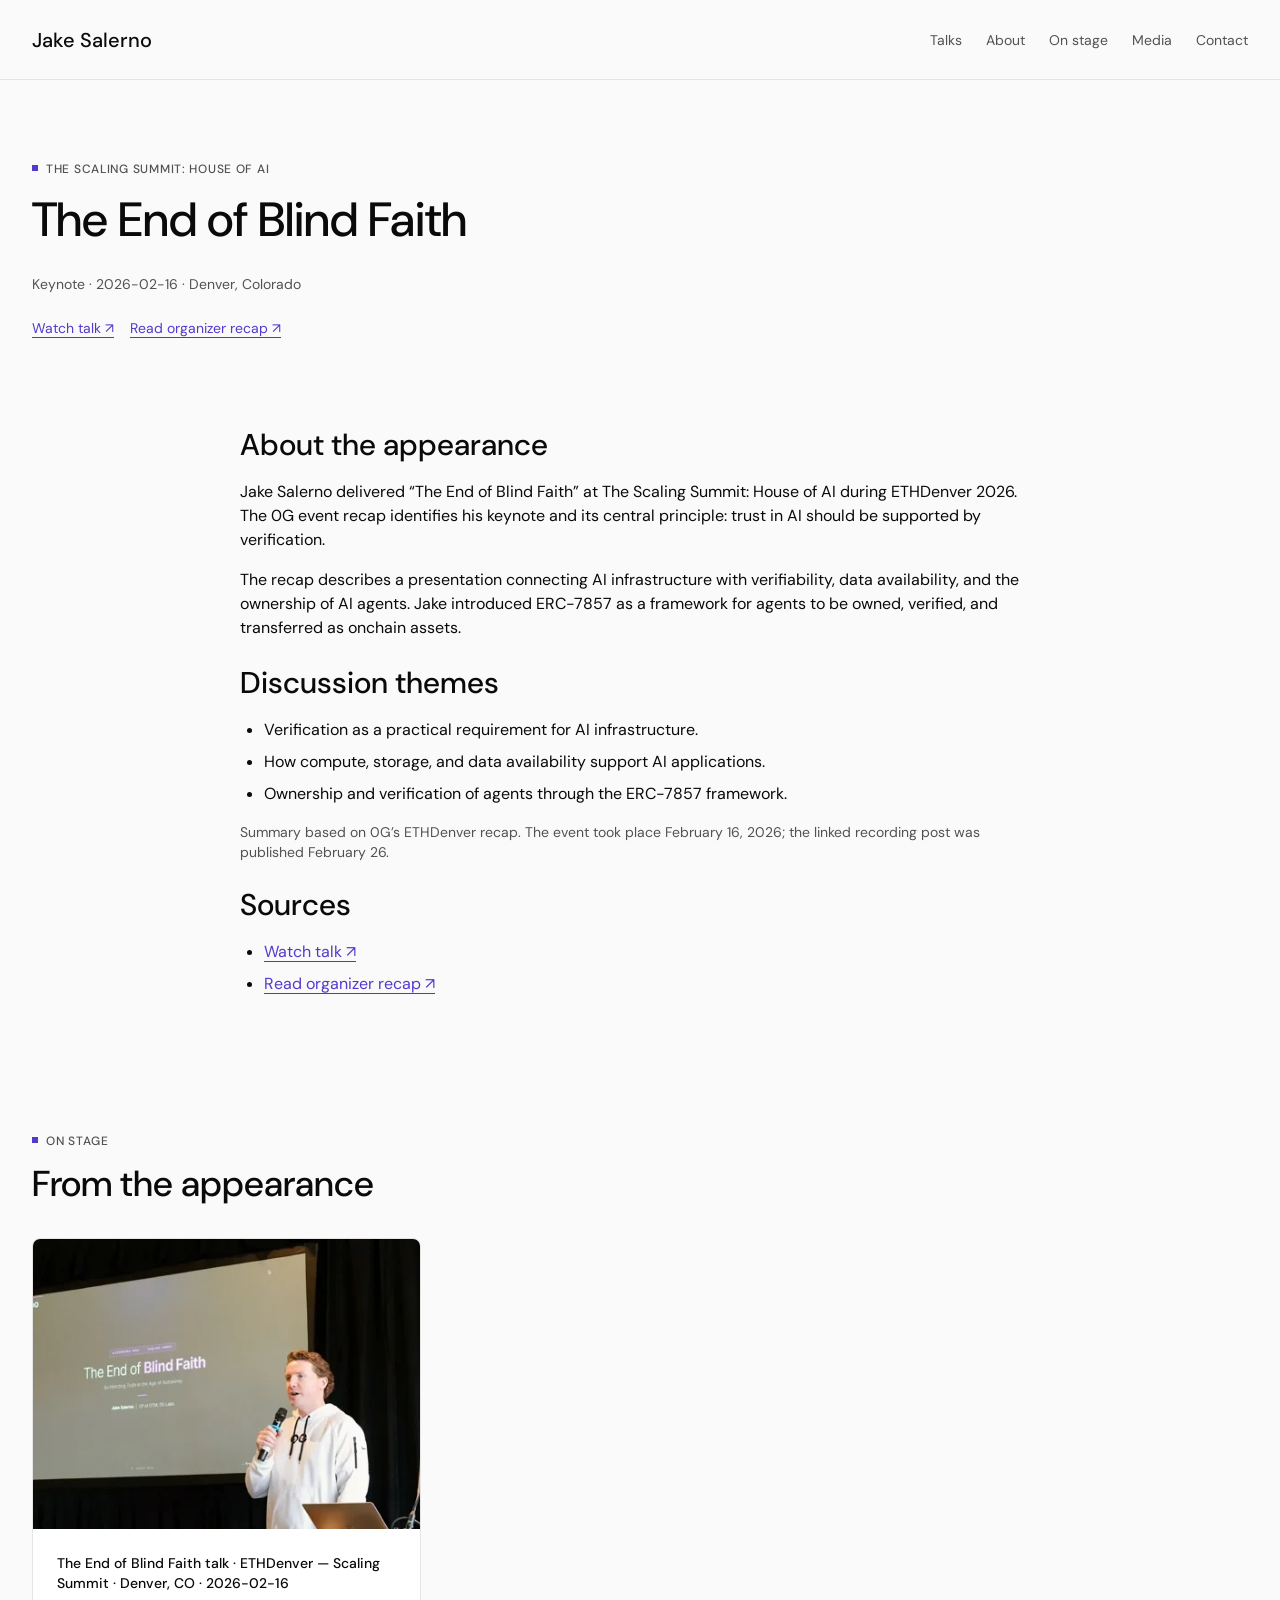
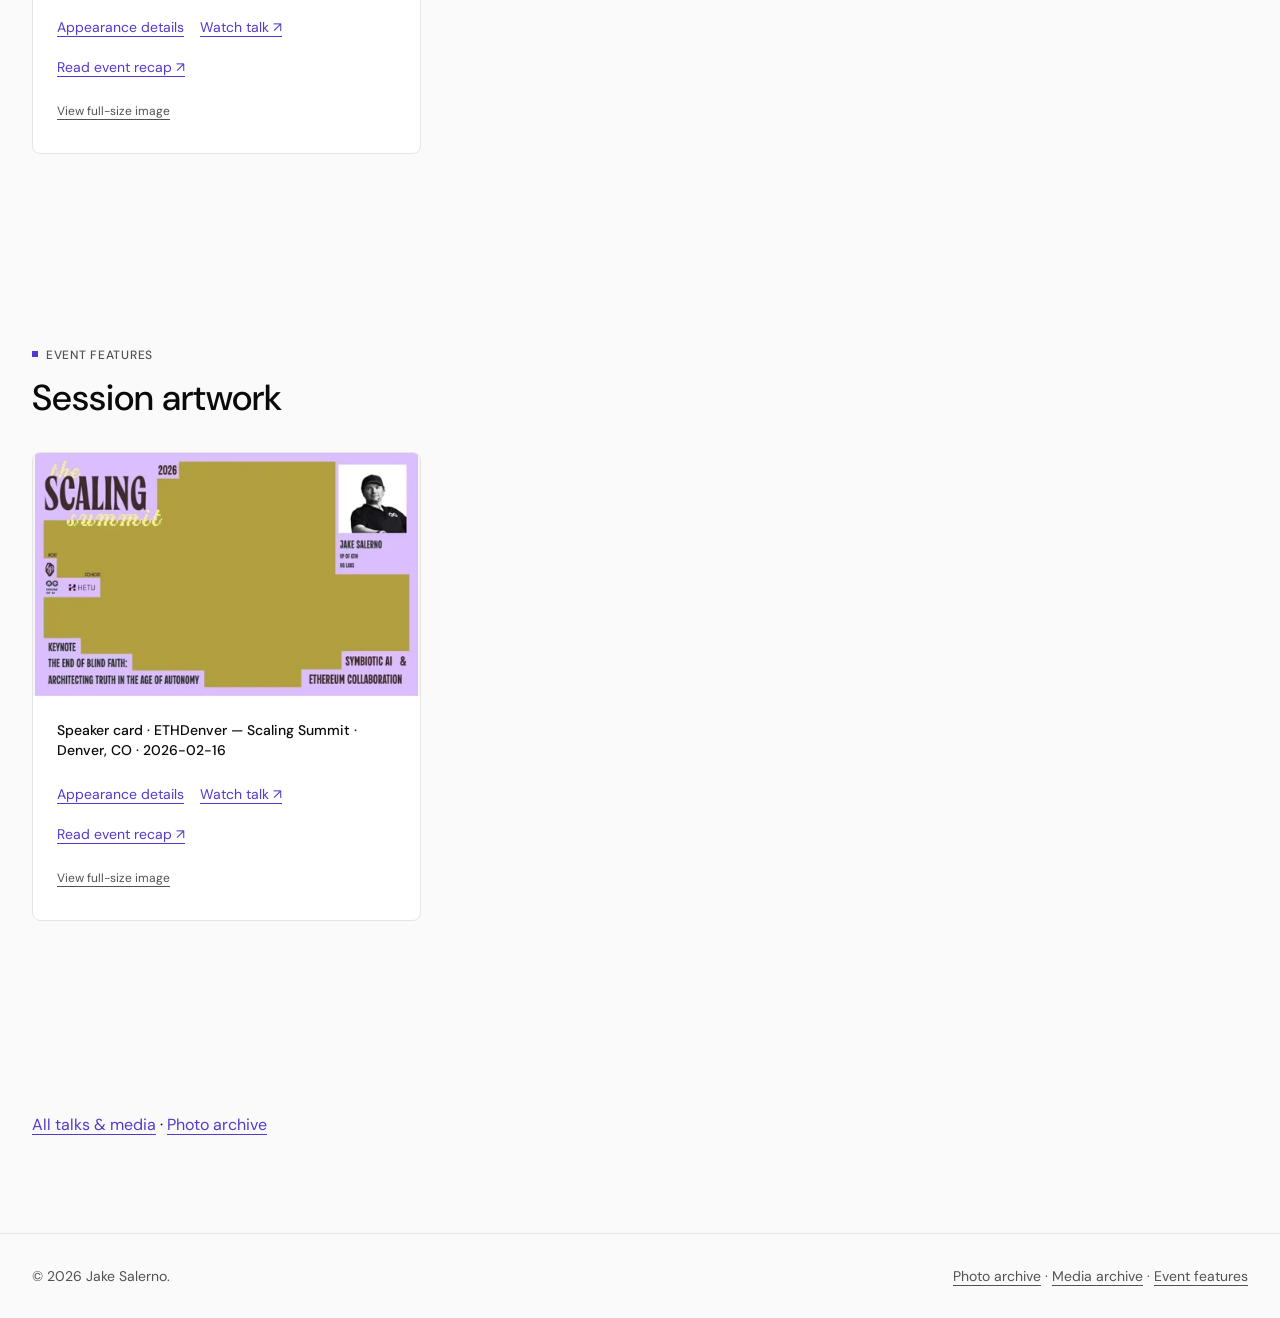
<file: appearances/scaling-summit-2026/index.html>
<!DOCTYPE html><html lang="en"><head><meta charset="UTF-8"><meta name="viewport" content="width=device-width, initial-scale=1.0"><title>The End of Blind Faith | Jake Salerno</title><meta name="description" content="Jake Salerno delivered “The End of Blind Faith” at The Scaling Summit: House of AI during ETHDenver 2026. The 0G event recap identifies his keynote and its central principle: trust in AI should be supported by verification."><meta name="robots" content="index, follow, max-image-preview:large"><meta name="author" content="Jake Salerno"><link rel="canonical" href="https://www.jakesalerno.ai/appearances/scaling-summit-2026/"><meta name="google-site-verification" content="RzuoUxwWvmyOm5ltR4Fwwgi673R-WRs4dz1LOaXzHOQ"><meta property="og:type" content="website"><meta property="og:title" content="The End of Blind Faith | Jake Salerno"><meta property="og:description" content="Jake Salerno delivered “The End of Blind Faith” at The Scaling Summit: House of AI during ETHDenver 2026. The 0G event recap identifies his keynote and its central principle: trust in AI should be supported by verification."><meta property="og:url" content="https://www.jakesalerno.ai/appearances/scaling-summit-2026/"><meta property="og:site_name" content="Jake Salerno"><meta property="og:image" content="https://www.jakesalerno.ai/images/event-photos/ethdenver-end-of-blind-faith-talk.webp"><meta property="og:image:width" content="1119"><meta property="og:image:height" content="746"><meta property="og:image:alt" content="The End of Blind Faith | Jake Salerno"><meta name="twitter:card" content="summary_large_image"><meta name="twitter:site" content="@JakeSalerno"><meta name="twitter:creator" content="@JakeSalerno"><meta name="twitter:title" content="The End of Blind Faith | Jake Salerno"><meta name="twitter:description" content="Jake Salerno delivered “The End of Blind Faith” at The Scaling Summit: House of AI during ETHDenver 2026. The 0G event recap identifies his keynote and its central principle: trust in AI should be supported by verification."><meta name="twitter:image" content="https://www.jakesalerno.ai/images/event-photos/ethdenver-end-of-blind-faith-talk.webp"><meta name="twitter:image:alt" content="The End of Blind Faith | Jake Salerno"><link rel="preconnect" href="https://fonts.googleapis.com"><link rel="preconnect" href="https://fonts.gstatic.com" crossorigin><link href="https://fonts.googleapis.com/css2?family=DM+Sans:wght@400;500;600&display=swap" rel="stylesheet"><link rel="stylesheet" href="/assets/site.css"><script type="application/ld+json">{"@context": "https://schema.org", "@graph": [{"@type": "WebSite", "@id": "https://www.jakesalerno.ai/#website", "url": "https://www.jakesalerno.ai/", "name": "Jake Salerno"}, {"@type": "Person", "@id": "https://www.jakesalerno.ai/#person", "name": "Jake Salerno", "url": "https://www.jakesalerno.ai/", "image": "https://www.jakesalerno.ai/images/event-photos/token2049-singapore-speaking-closeup.webp", "jobTitle": "Vice President of Go-to-Market", "worksFor": {"@type": "Organization", "name": "0G Labs", "url": "https://0g.ai", "description": "The trust layer for AI"}, "description": "Jake Salerno leads commercial strategy, revenue growth, and ecosystem expansion at 0G Labs, the trust layer for AI. Previously at Chainlink Labs.", "sameAs": ["https://www.linkedin.com/in/jakesalerno/", "https://x.com/JakeSalerno"], "alumniOf": {"@type": "CollegeOrUniversity", "name": "Miami University"}, "knowsAbout": ["Private AI compute", "Encrypted storage", "AI-native blockchain", "Verifiable agent identity", "Go-to-market strategy", "Strategic partnerships"]}, {"@type": "WebPage", "@id": "https://www.jakesalerno.ai/appearances/scaling-summit-2026/#page", "url": "https://www.jakesalerno.ai/appearances/scaling-summit-2026/", "name": "The End of Blind Faith | Jake Salerno", "description": "Jake Salerno delivered “The End of Blind Faith” at The Scaling Summit: House of AI during ETHDenver 2026. The 0G event recap identifies his keynote and its central principle: trust in AI should be supported by verification.", "mainEntity": {"@id": "https://www.jakesalerno.ai/#person"}, "about": {"@id": "https://www.jakesalerno.ai/#person"}, "isPartOf": {"@id": "https://www.jakesalerno.ai/#website"}, "primaryImageOfPage": {"@id": "https://www.jakesalerno.ai/images/event-photos/ethdenver-end-of-blind-faith-talk.webp#image"}}, {"@type": "ImageObject", "@id": "https://www.jakesalerno.ai/images/event-photos/ethdenver-end-of-blind-faith-talk.webp#image", "contentUrl": "https://www.jakesalerno.ai/images/event-photos/ethdenver-end-of-blind-faith-talk.webp", "url": "https://www.jakesalerno.ai/images/event-photos/ethdenver-end-of-blind-faith-talk.webp", "width": 1119, "height": 746, "about": {"@id": "https://www.jakesalerno.ai/#person"}, "caption": "The End of Blind Faith talk · ETHDenver — Scaling Summit · Denver, CO · 2026-02-16", "name": "The End of Blind Faith talk", "description": "The End of Blind Faith talk · ETHDenver — Scaling Summit · Denver, CO · 2026-02-16"}, {"@type": "ImageObject", "@id": "https://www.jakesalerno.ai/images/speaker-cards/scaling-summit-speaker-card.webp#image", "contentUrl": "https://www.jakesalerno.ai/images/speaker-cards/scaling-summit-speaker-card.webp", "url": "https://www.jakesalerno.ai/images/speaker-cards/scaling-summit-speaker-card.webp", "width": 1200, "height": 758, "about": {"@id": "https://www.jakesalerno.ai/#person"}, "caption": "Speaker card · ETHDenver — Scaling Summit · Denver, CO · 2026-02-16", "name": "Speaker card", "description": "Speaker card · ETHDenver — Scaling Summit · Denver, CO · 2026-02-16"}]}</script><script src="/assets/site.js" defer></script></head><body><a class="skip-link" href="#main">Skip to content</a><nav aria-label="Main navigation"><a class="nav-name" href="/">Jake Salerno</a><ul class="nav-links"><li><a class="" href="/#speaking">Talks</a></li><li><a class="" href="/#about">About</a></li><li><a class="" href="/#photos">On stage</a></li><li><a class="" href="/media/">Media</a></li><li><a class="" href="/#contact">Contact</a></li></ul></nav><main id="main"><section class="page-intro"><span class="section-label">The Scaling Summit: House of AI</span><h1>The End of Blind Faith</h1><p class="appearance-meta">Keynote · 2026-02-16 · Denver, Colorado</p><div class="entry-links"><a class="" href="https://x.com/0G_labs/status/2026990980164116547?s=20" target="_blank" rel="noopener noreferrer">Watch talk ↗</a><a class="" href="https://0g.ai/blog/ethdenver-2026-recap" target="_blank" rel="noopener noreferrer">Read organizer recap ↗</a></div></section><section class="reading"><h2>About the appearance</h2><p>Jake Salerno delivered “The End of Blind Faith” at The Scaling Summit: House of AI during ETHDenver 2026. The 0G event recap identifies his keynote and its central principle: trust in AI should be supported by verification.</p><p>The recap describes a presentation connecting AI infrastructure with verifiability, data availability, and the ownership of AI agents. Jake introduced ERC-7857 as a framework for agents to be owned, verified, and transferred as onchain assets.</p><h2>Discussion themes</h2><ul><li>Verification as a practical requirement for AI infrastructure.</li><li>How compute, storage, and data availability support AI applications.</li><li>Ownership and verification of agents through the ERC-7857 framework.</li></ul><p class="source-note">Summary based on 0G’s ETHDenver recap. The event took place February 16, 2026; the linked recording post was published February 26.</p><h2>Sources</h2><ul><li><a class="" href="https://x.com/0G_labs/status/2026990980164116547?s=20" target="_blank" rel="noopener noreferrer">Watch talk ↗</a></li><li><a class="" href="https://0g.ai/blog/ethdenver-2026-recap" target="_blank" rel="noopener noreferrer">Read organizer recap ↗</a></li></ul></section><section id="photographs"><span class="section-label">On stage</span><h2 class="section-title">From the appearance</h2><div class="gallery-grid gallery-photos "><figure class="archive-item"><a class="image-view" data-lightbox href="/images/event-photos/ethdenver-end-of-blind-faith-talk.webp" aria-label="Enlarge: The End of Blind Faith talk — ETHDenver — Scaling Summit — Denver, CO — 2026"><img src="/images/event-photos/ethdenver-end-of-blind-faith-talk.webp" srcset="/assets/responsive/event-photos-ethdenver-end-of-blind-faith-talk-480.webp 480w, /assets/responsive/event-photos-ethdenver-end-of-blind-faith-talk-960.webp 960w, /images/event-photos/ethdenver-end-of-blind-faith-talk.webp 1119w" sizes="(max-width: 520px) calc(100vw - 40px), (max-width: 900px) 46vw, 370px" width="1119" height="746" alt="The End of Blind Faith talk — ETHDenver — Scaling Summit — Denver, CO — 2026" loading="lazy" decoding="async" style="object-position:50% 35%"></a><figcaption><p>The End of Blind Faith talk · ETHDenver — Scaling Summit · Denver, CO · 2026-02-16</p><div class="entry-links"><a class="" href="/appearances/scaling-summit-2026/">Appearance details</a><a class="" href="https://x.com/0G_labs/status/2026990980164116547?s=20" target="_blank" rel="noopener noreferrer">Watch talk ↗</a><a class="" href="https://0g.ai/blog/ethdenver-2026-recap" target="_blank" rel="noopener noreferrer">Read event recap ↗</a></div><a class="full-image" href="/images/event-photos/ethdenver-end-of-blind-faith-talk.webp">View full-size image</a></figcaption></figure></div></section><section id="event-artwork"><span class="section-label">Event features</span><h2 class="section-title">Session artwork</h2><div class="gallery-grid gallery-cards "><figure class="archive-item"><a class="image-view" data-lightbox href="/images/speaker-cards/scaling-summit-speaker-card.webp" aria-label="Enlarge: Speaker card — ETHDenver — Scaling Summit — Denver, CO — 2026"><img src="/images/speaker-cards/scaling-summit-speaker-card.webp" srcset="/assets/responsive/speaker-cards-scaling-summit-speaker-card-480.webp 480w, /assets/responsive/speaker-cards-scaling-summit-speaker-card-960.webp 960w, /images/speaker-cards/scaling-summit-speaker-card.webp 1200w" sizes="(max-width: 520px) calc(100vw - 40px), (max-width: 900px) 46vw, 370px" width="1200" height="758" alt="Speaker card — ETHDenver — Scaling Summit — Denver, CO — 2026" loading="lazy" decoding="async"></a><figcaption><p>Speaker card · ETHDenver — Scaling Summit · Denver, CO · 2026-02-16</p><div class="entry-links"><a class="" href="/appearances/scaling-summit-2026/">Appearance details</a><a class="" href="https://x.com/0G_labs/status/2026990980164116547?s=20" target="_blank" rel="noopener noreferrer">Watch talk ↗</a><a class="" href="https://0g.ai/blog/ethdenver-2026-recap" target="_blank" rel="noopener noreferrer">Read event recap ↗</a></div><a class="full-image" href="/images/speaker-cards/scaling-summit-speaker-card.webp">View full-size image</a></figcaption></figure></div></section><section><p><a class="" href="/media/">All talks &amp; media</a> · <a class="" href="/photos/">Photo archive</a></p></section></main><footer><p>© 2026 Jake Salerno.</p><p><a class="" href="/photos/">Photo archive</a> · <a class="" href="/media/">Media archive</a> · <a class="" href="/event-features/">Event features</a></p></footer><dialog id="image-viewer" aria-label="Image viewer"><button type="button" data-close aria-label="Close image viewer">×</button><button type="button" data-prev aria-label="Previous image">←</button><div class="viewer-body"><img alt=""><div class="viewer-caption"></div></div><button type="button" data-next aria-label="Next image">→</button></dialog></body></html>
</file>
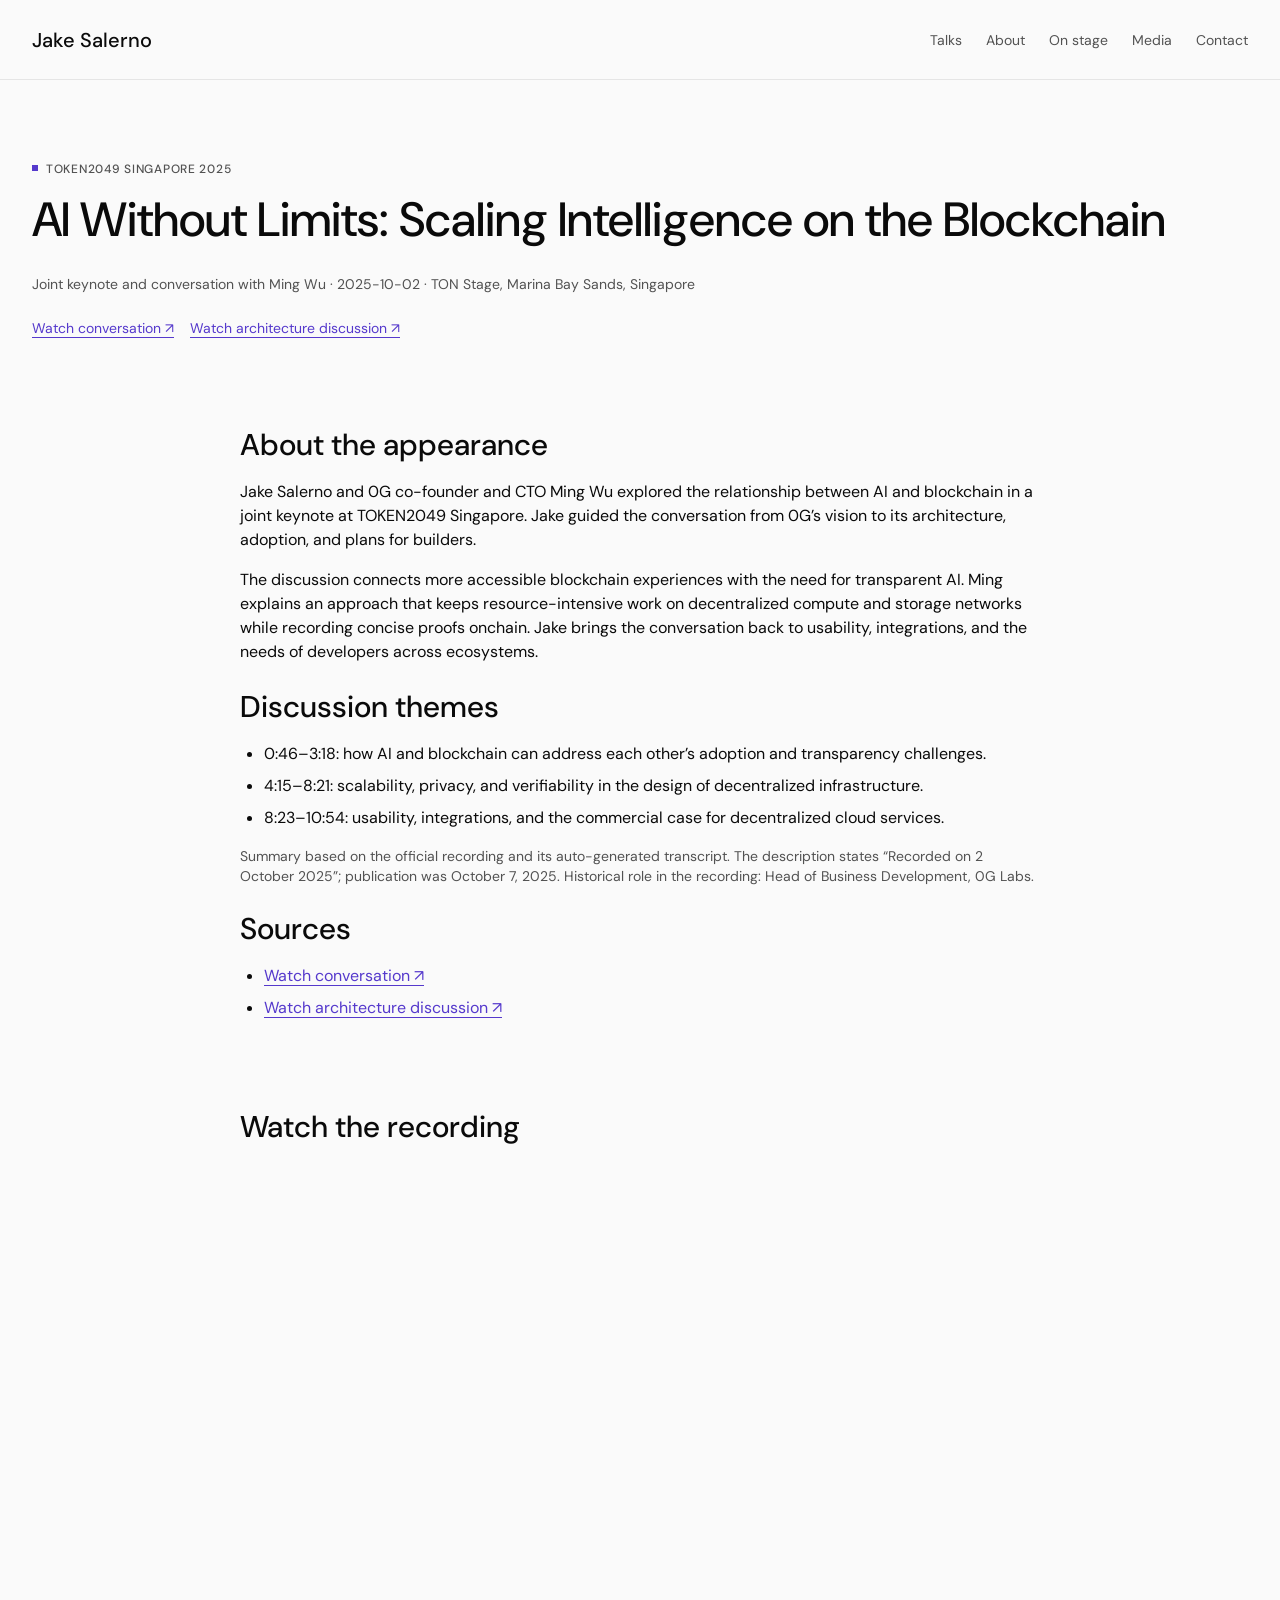
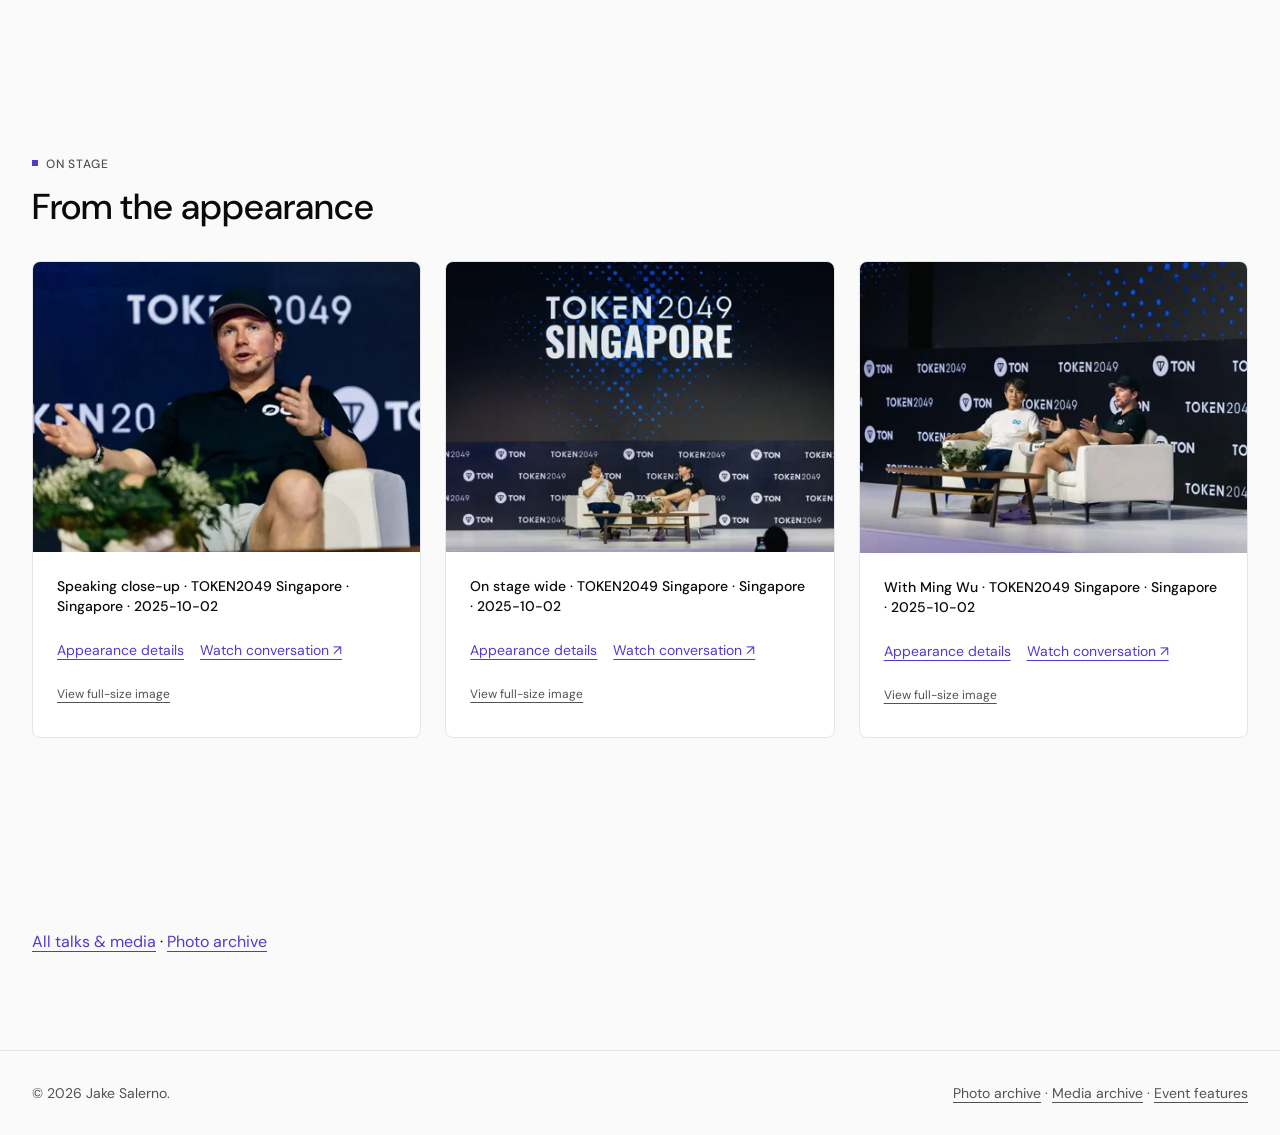
<file: appearances/token2049-2025/index.html>
<!DOCTYPE html><html lang="en"><head><meta charset="UTF-8"><meta name="viewport" content="width=device-width, initial-scale=1.0"><title>AI Without Limits: Scaling Intelligence on the Blockchain | Jake Salerno</title><meta name="description" content="Jake Salerno and 0G co-founder and CTO Ming Wu explored the relationship between AI and blockchain in a joint keynote at TOKEN2049 Singapore. Jake guided the conversation from 0G’s vision to its architecture, adoption, and plans for builders."><meta name="robots" content="index, follow, max-image-preview:large"><meta name="author" content="Jake Salerno"><link rel="canonical" href="https://www.jakesalerno.ai/appearances/token2049-2025/"><meta name="google-site-verification" content="RzuoUxwWvmyOm5ltR4Fwwgi673R-WRs4dz1LOaXzHOQ"><meta property="og:type" content="website"><meta property="og:title" content="AI Without Limits: Scaling Intelligence on the Blockchain | Jake Salerno"><meta property="og:description" content="Jake Salerno and 0G co-founder and CTO Ming Wu explored the relationship between AI and blockchain in a joint keynote at TOKEN2049 Singapore. Jake guided the conversation from 0G’s vision to its architecture, adoption, and plans for builders."><meta property="og:url" content="https://www.jakesalerno.ai/appearances/token2049-2025/"><meta property="og:site_name" content="Jake Salerno"><meta property="og:image" content="https://www.jakesalerno.ai/images/event-photos/token2049-singapore-speaking-closeup.webp"><meta property="og:image:width" content="1600"><meta property="og:image:height" content="1068"><meta property="og:image:alt" content="AI Without Limits: Scaling Intelligence on the Blockchain | Jake Salerno"><meta name="twitter:card" content="summary_large_image"><meta name="twitter:site" content="@JakeSalerno"><meta name="twitter:creator" content="@JakeSalerno"><meta name="twitter:title" content="AI Without Limits: Scaling Intelligence on the Blockchain | Jake Salerno"><meta name="twitter:description" content="Jake Salerno and 0G co-founder and CTO Ming Wu explored the relationship between AI and blockchain in a joint keynote at TOKEN2049 Singapore. Jake guided the conversation from 0G’s vision to its architecture, adoption, and plans for builders."><meta name="twitter:image" content="https://www.jakesalerno.ai/images/event-photos/token2049-singapore-speaking-closeup.webp"><meta name="twitter:image:alt" content="AI Without Limits: Scaling Intelligence on the Blockchain | Jake Salerno"><link rel="preconnect" href="https://fonts.googleapis.com"><link rel="preconnect" href="https://fonts.gstatic.com" crossorigin><link href="https://fonts.googleapis.com/css2?family=DM+Sans:wght@400;500;600&display=swap" rel="stylesheet"><link rel="stylesheet" href="/assets/site.css"><script type="application/ld+json">{"@context": "https://schema.org", "@graph": [{"@type": "WebSite", "@id": "https://www.jakesalerno.ai/#website", "url": "https://www.jakesalerno.ai/", "name": "Jake Salerno"}, {"@type": "Person", "@id": "https://www.jakesalerno.ai/#person", "name": "Jake Salerno", "url": "https://www.jakesalerno.ai/", "image": "https://www.jakesalerno.ai/images/event-photos/token2049-singapore-speaking-closeup.webp", "jobTitle": "Vice President of Go-to-Market", "worksFor": {"@type": "Organization", "name": "0G Labs", "url": "https://0g.ai", "description": "The trust layer for AI"}, "description": "Jake Salerno leads commercial strategy, revenue growth, and ecosystem expansion at 0G Labs, the trust layer for AI. Previously at Chainlink Labs.", "sameAs": ["https://www.linkedin.com/in/jakesalerno/", "https://x.com/JakeSalerno"], "alumniOf": {"@type": "CollegeOrUniversity", "name": "Miami University"}, "knowsAbout": ["Private AI compute", "Encrypted storage", "AI-native blockchain", "Verifiable agent identity", "Go-to-market strategy", "Strategic partnerships"]}, {"@type": "WebPage", "@id": "https://www.jakesalerno.ai/appearances/token2049-2025/#page", "url": "https://www.jakesalerno.ai/appearances/token2049-2025/", "name": "AI Without Limits: Scaling Intelligence on the Blockchain | Jake Salerno", "description": "Jake Salerno and 0G co-founder and CTO Ming Wu explored the relationship between AI and blockchain in a joint keynote at TOKEN2049 Singapore. Jake guided the conversation from 0G’s vision to its architecture, adoption, and plans for builders.", "mainEntity": {"@id": "https://www.jakesalerno.ai/#person"}, "about": {"@id": "https://www.jakesalerno.ai/#person"}, "isPartOf": {"@id": "https://www.jakesalerno.ai/#website"}, "primaryImageOfPage": {"@id": "https://www.jakesalerno.ai/images/event-photos/token2049-singapore-speaking-closeup.webp#image"}}, {"@type": "ImageObject", "@id": "https://www.jakesalerno.ai/images/event-photos/token2049-singapore-couch.webp#image", "contentUrl": "https://www.jakesalerno.ai/images/event-photos/token2049-singapore-couch.webp", "url": "https://www.jakesalerno.ai/images/event-photos/token2049-singapore-couch.webp", "width": 1600, "height": 1068, "about": {"@id": "https://www.jakesalerno.ai/#person"}, "caption": "With Ming Wu · TOKEN2049 Singapore · Singapore · 2025-10-02", "name": "With Ming Wu", "description": "With Ming Wu · TOKEN2049 Singapore · Singapore · 2025-10-02"}, {"@type": "ImageObject", "@id": "https://www.jakesalerno.ai/images/event-photos/token2049-singapore-speaking-closeup.webp#image", "contentUrl": "https://www.jakesalerno.ai/images/event-photos/token2049-singapore-speaking-closeup.webp", "url": "https://www.jakesalerno.ai/images/event-photos/token2049-singapore-speaking-closeup.webp", "width": 1600, "height": 1068, "about": {"@id": "https://www.jakesalerno.ai/#person"}, "caption": "Speaking close-up · TOKEN2049 Singapore · Singapore · 2025-10-02", "name": "Speaking close-up", "description": "Speaking close-up · TOKEN2049 Singapore · Singapore · 2025-10-02"}, {"@type": "ImageObject", "@id": "https://www.jakesalerno.ai/images/event-photos/token2049-singapore-stage-wide.webp#image", "contentUrl": "https://www.jakesalerno.ai/images/event-photos/token2049-singapore-stage-wide.webp", "url": "https://www.jakesalerno.ai/images/event-photos/token2049-singapore-stage-wide.webp", "width": 1600, "height": 1068, "about": {"@id": "https://www.jakesalerno.ai/#person"}, "caption": "On stage wide · TOKEN2049 Singapore · Singapore · 2025-10-02", "name": "On stage wide", "description": "On stage wide · TOKEN2049 Singapore · Singapore · 2025-10-02"}, {"@type": "VideoObject", "@id": "https://www.jakesalerno.ai/appearances/token2049-2025/#video", "url": "https://www.youtube.com/watch?v=og4yujmUPvk", "about": {"@id": "https://www.jakesalerno.ai/#person"}, "name": "Jake Salerno and Ming Wu: AI Without Limits", "description": "A conversation about AI and blockchain, scalable infrastructure, transparency, and adoption at TOKEN2049 Singapore 2025.", "uploadDate": "2025-10-07T11:34:26-07:00", "duration": "PT13M51S", "embedUrl": "https://www.youtube.com/embed/og4yujmUPvk", "thumbnailUrl": "https://i.ytimg.com/vi/og4yujmUPvk/hqdefault.jpg"}]}</script><script src="/assets/site.js" defer></script></head><body><a class="skip-link" href="#main">Skip to content</a><nav aria-label="Main navigation"><a class="nav-name" href="/">Jake Salerno</a><ul class="nav-links"><li><a class="" href="/#speaking">Talks</a></li><li><a class="" href="/#about">About</a></li><li><a class="" href="/#photos">On stage</a></li><li><a class="" href="/media/">Media</a></li><li><a class="" href="/#contact">Contact</a></li></ul></nav><main id="main"><section class="page-intro"><span class="section-label">TOKEN2049 Singapore 2025</span><h1>AI Without Limits: Scaling Intelligence on the Blockchain</h1><p class="appearance-meta">Joint keynote and conversation with Ming Wu · 2025-10-02 · TON Stage, Marina Bay Sands, Singapore</p><div class="entry-links"><a class="" href="https://www.youtube.com/watch?v=og4yujmUPvk" target="_blank" rel="noopener noreferrer">Watch conversation ↗</a><a class="" href="https://www.youtube.com/watch?v=og4yujmUPvk&amp;t=255s" target="_blank" rel="noopener noreferrer">Watch architecture discussion ↗</a></div></section><section class="reading"><h2>About the appearance</h2><p>Jake Salerno and 0G co-founder and CTO Ming Wu explored the relationship between AI and blockchain in a joint keynote at TOKEN2049 Singapore. Jake guided the conversation from 0G’s vision to its architecture, adoption, and plans for builders.</p><p>The discussion connects more accessible blockchain experiences with the need for transparent AI. Ming explains an approach that keeps resource-intensive work on decentralized compute and storage networks while recording concise proofs onchain. Jake brings the conversation back to usability, integrations, and the needs of developers across ecosystems.</p><h2>Discussion themes</h2><ul><li>0:46–3:18: how AI and blockchain can address each other’s adoption and transparency challenges.</li><li>4:15–8:21: scalability, privacy, and verifiability in the design of decentralized infrastructure.</li><li>8:23–10:54: usability, integrations, and the commercial case for decentralized cloud services.</li></ul><p class="source-note">Summary based on the official recording and its auto-generated transcript. The description states “Recorded on 2 October 2025”; publication was October 7, 2025. Historical role in the recording: Head of Business Development, 0G Labs.</p><h2>Sources</h2><ul><li><a class="" href="https://www.youtube.com/watch?v=og4yujmUPvk" target="_blank" rel="noopener noreferrer">Watch conversation ↗</a></li><li><a class="" href="https://www.youtube.com/watch?v=og4yujmUPvk&amp;t=255s" target="_blank" rel="noopener noreferrer">Watch architecture discussion ↗</a></li></ul></section><section class="reading"><h2>Watch the recording</h2><iframe class="recording-frame" src="https://www.youtube.com/embed/og4yujmUPvk" title="AI Without Limits: Scaling Intelligence on the Blockchain" loading="lazy" allow="accelerometer; autoplay; encrypted-media; gyroscope; picture-in-picture" allowfullscreen></iframe></section><section id="photographs"><span class="section-label">On stage</span><h2 class="section-title">From the appearance</h2><div class="gallery-grid gallery-photos "><figure class="archive-item"><a class="image-view" data-lightbox href="/images/event-photos/token2049-singapore-speaking-closeup.webp" aria-label="Enlarge: Speaking close-up — TOKEN2049 Singapore — Singapore — 2025"><img src="/images/event-photos/token2049-singapore-speaking-closeup.webp" srcset="/assets/responsive/event-photos-token2049-singapore-speaking-closeup-480.webp 480w, /assets/responsive/event-photos-token2049-singapore-speaking-closeup-960.webp 960w, /images/event-photos/token2049-singapore-speaking-closeup.webp 1600w" sizes="(max-width: 520px) calc(100vw - 40px), (max-width: 900px) 46vw, 370px" width="1600" height="1068" alt="Speaking close-up — TOKEN2049 Singapore — Singapore — 2025" loading="lazy" decoding="async" style="object-position:50% 40%"></a><figcaption><p>Speaking close-up · TOKEN2049 Singapore · Singapore · 2025-10-02</p><div class="entry-links"><a class="" href="/appearances/token2049-2025/">Appearance details</a><a class="" href="https://www.youtube.com/watch?v=og4yujmUPvk" target="_blank" rel="noopener noreferrer">Watch conversation ↗</a></div><a class="full-image" href="/images/event-photos/token2049-singapore-speaking-closeup.webp">View full-size image</a></figcaption></figure><figure class="archive-item"><a class="image-view" data-lightbox href="/images/event-photos/token2049-singapore-stage-wide.webp" aria-label="Enlarge: On stage wide — TOKEN2049 Singapore — Singapore — 2025"><img src="/images/event-photos/token2049-singapore-stage-wide.webp" srcset="/assets/responsive/event-photos-token2049-singapore-stage-wide-480.webp 480w, /assets/responsive/event-photos-token2049-singapore-stage-wide-960.webp 960w, /images/event-photos/token2049-singapore-stage-wide.webp 1600w" sizes="(max-width: 520px) calc(100vw - 40px), (max-width: 900px) 46vw, 370px" width="1600" height="1068" alt="On stage wide — TOKEN2049 Singapore — Singapore — 2025" loading="lazy" decoding="async"></a><figcaption><p>On stage wide · TOKEN2049 Singapore · Singapore · 2025-10-02</p><div class="entry-links"><a class="" href="/appearances/token2049-2025/">Appearance details</a><a class="" href="https://www.youtube.com/watch?v=og4yujmUPvk" target="_blank" rel="noopener noreferrer">Watch conversation ↗</a></div><a class="full-image" href="/images/event-photos/token2049-singapore-stage-wide.webp">View full-size image</a></figcaption></figure><figure class="archive-item"><a class="image-view" data-lightbox href="/images/event-photos/token2049-singapore-couch.webp" aria-label="Enlarge: With Ming Wu — TOKEN2049 Singapore — Singapore — 2025"><img src="/images/event-photos/token2049-singapore-couch.webp" srcset="/assets/responsive/event-photos-token2049-singapore-couch-480.webp 480w, /assets/responsive/event-photos-token2049-singapore-couch-960.webp 960w, /images/event-photos/token2049-singapore-couch.webp 1600w" sizes="(max-width: 520px) calc(100vw - 40px), (max-width: 900px) 46vw, 370px" width="1600" height="1068" alt="With Ming Wu — TOKEN2049 Singapore — Singapore — 2025" loading="lazy" decoding="async"></a><figcaption><p>With Ming Wu · TOKEN2049 Singapore · Singapore · 2025-10-02</p><div class="entry-links"><a class="" href="/appearances/token2049-2025/">Appearance details</a><a class="" href="https://www.youtube.com/watch?v=og4yujmUPvk" target="_blank" rel="noopener noreferrer">Watch conversation ↗</a></div><a class="full-image" href="/images/event-photos/token2049-singapore-couch.webp">View full-size image</a></figcaption></figure></div></section><section><p><a class="" href="/media/">All talks &amp; media</a> · <a class="" href="/photos/">Photo archive</a></p></section></main><footer><p>© 2026 Jake Salerno.</p><p><a class="" href="/photos/">Photo archive</a> · <a class="" href="/media/">Media archive</a> · <a class="" href="/event-features/">Event features</a></p></footer><dialog id="image-viewer" aria-label="Image viewer"><button type="button" data-close aria-label="Close image viewer">×</button><button type="button" data-prev aria-label="Previous image">←</button><div class="viewer-body"><img alt=""><div class="viewer-caption"></div></div><button type="button" data-next aria-label="Next image">→</button></dialog></body></html>
</file>
<file: assets/site.css>
/* Verified Figma values and explicitly local adaptations: see DESIGN-SYSTEM-AUDIT.txt.
   Aeonik Pro is not bundled or fetched without a licensed web source.
   DM Sans is the existing authorized Google Fonts preview fallback. */
:root {
 --font-primary:'Aeonik Pro','DM Sans',sans-serif;
 --weight-regular:400;--weight-medium:500;
 --brand-50:#F8F6FE;--brand-100:#F0EDFC;--brand-200:#E0DAF8;
 --brand-300:#CDC5F3;--brand-400:#AEA1E8;--brand-500:#907DE1;
 --brand-600:#725BD7;--brand-700:#5539CC;--brand-800:#492FB0;
 --brand-900:#3E2991;--brand-950:#382582;
 --neutral-50:#FAFAFA;--neutral-100:#F5F5F5;--neutral-200:#E5E5E5;
 --neutral-300:#D4D4D4;--neutral-400:#A3A3A3;--neutral-500:#737373;
 --neutral-600:#525252;--neutral-700:#404040;--neutral-800:#262626;
 --neutral-900:#171717;--neutral-950:#0A0A0A;--white:#FFFFFF;
 --bg:var(--neutral-50);--bg-alt:var(--neutral-100);--text:var(--neutral-950);
 --text-secondary:var(--neutral-600);--border:var(--neutral-200);
 --link:var(--brand-700);--accent:var(--brand-700);--accent-hover:var(--brand-800);
 --space-0:0;--space-xxs:2px;--space-xs:4px;--space-sm:6px;--space-md:8px;
 --space-lg:12px;--space-xl:16px;--space-2xl:20px;--space-3xl:24px;
 --space-4xl:32px;--space-5xl:40px;--space-6xl:48px;--space-7xl:64px;
 --space-8xl:80px;--space-9xl:96px;--space-10xl:128px;--space-11xl:160px;
 --radius-none:0;--radius-xxs:2px;--radius-xs:4px;--radius-sm:6px;
 --radius-md:8px;--radius-lg:10px;--radius-xl:12px;--radius-2xl:16px;
 --radius-3xl:20px;--radius-4xl:24px;--radius-full:9999px;
 --display-2xl:72px;--display-2xl-line:90px;--display-xl:60px;--display-xl-line:72px;
 --display-lg:48px;--display-lg-line:60px;--display-md:36px;--display-md-line:44px;
 --display-sm:30px;--display-sm-line:38px;--display-xs:24px;--display-xs-line:32px;
 --text-xl:20px;--text-xl-line:30px;--text-lg:18px;--text-lg-line:28px;
 --text-md:16px;--text-md-line:24px;--text-sm:14px;--text-sm-line:20px;
 --text-xs:12px;--text-xs-line:18px;
 /* Site mappings, not claimed as inspected Figma layout/animation tokens. */
 --container:1280px;--reading:800px;--gutter:32px;--section-space:96px;
 --card-radius:var(--radius-md);--focus-width:3px;--focus-offset:3px;
 --transition:160ms ease;--nav-height:80px;
 color-scheme:light;
}
*{box-sizing:border-box;margin:0;padding:0}
html{font-size:16px;scroll-behavior:smooth;scroll-padding-top:var(--nav-height)}
body{font-family:var(--font-primary);font-weight:400;font-size:var(--text-md);line-height:var(--text-md-line);background:var(--bg);color:var(--text);-webkit-font-smoothing:antialiased}
img{max-width:100%}a{color:var(--link);text-decoration-thickness:1px;text-underline-offset:4px;transition:color var(--transition),background-color var(--transition),border-color var(--transition)}
a:hover{color:var(--brand-800)}a:active{color:var(--brand-900)}
a:focus-visible,button:focus-visible,summary:focus-visible{outline:var(--focus-width) solid var(--brand-700);outline-offset:var(--focus-offset);border-radius:var(--radius-xs)}
button{font:inherit;cursor:pointer}button:disabled{cursor:not-allowed;opacity:.55}
h1,h2,h3{font-family:var(--font-primary);font-weight:500;letter-spacing:0}
h1{font-size:var(--display-lg);line-height:var(--display-lg-line);margin-bottom:var(--space-3xl)}
h2{font-size:var(--display-md);line-height:var(--display-md-line)}
h3{font-size:var(--text-xl);line-height:var(--text-xl-line)}
section{max-width:var(--container);padding:var(--section-space) var(--gutter);margin:auto;scroll-margin-top:var(--nav-height)}
.section-label,.hero-tag,.speaking-event,.press-source{display:block;font-size:var(--text-xs);line-height:var(--text-xs-line);font-weight:500;text-transform:uppercase;letter-spacing:.06em;color:var(--text-secondary);margin-bottom:var(--space-lg)}
.section-label::before{content:'';display:inline-block;width:6px;height:6px;background:var(--brand-700);margin-right:var(--space-md);vertical-align:2px}
.section-title{margin-bottom:var(--space-xl)}
nav{position:fixed;inset:0 0 auto;z-index:100;display:flex;align-items:center;justify-content:space-between;gap:var(--space-3xl);min-height:var(--nav-height);padding:var(--space-xl) max(var(--gutter),calc((100vw - var(--container))/2 + var(--gutter)));background:var(--bg);border-bottom:1px solid var(--border)}
.nav-name{color:var(--text);text-decoration:none;font-size:var(--text-xl);line-height:var(--text-xl-line);font-weight:500;white-space:nowrap}
.nav-links{list-style:none;display:flex;gap:var(--space-3xl);align-items:center}
.nav-links a{display:inline-flex;align-items:center;min-height:44px;color:var(--text-secondary);font-size:var(--text-sm);text-decoration:none}
.nav-links a:hover,.nav-links a:focus-visible,.nav-links a[aria-current]{color:var(--brand-700)}
.hero{padding-top:var(--space-11xl);padding-bottom:var(--space-7xl)}
.hero-content{display:grid;grid-template-columns:1fr 1.1fr;gap:var(--space-6xl);align-items:center}
.hero h1{font-size:var(--display-xl);line-height:var(--display-xl-line);margin-bottom:var(--space-2xl)}
.hero-description{font-size:var(--text-lg);line-height:var(--text-lg-line);color:var(--text-secondary);max-width:520px;margin-bottom:var(--space-4xl)}
.hero-description strong{font-weight:500;color:var(--text)}
.hero-links,.contact-links{display:flex;flex-wrap:wrap;gap:var(--space-lg)}
.btn-primary,.btn-secondary,.hero-links a,.contact-links a,.archive-link>a,.archive-details summary{display:inline-flex;justify-content:center;align-items:center;min-height:44px;padding:var(--space-lg) var(--space-2xl);border:1px solid var(--border);border-radius:var(--radius-md);font-size:var(--text-sm);line-height:var(--text-sm-line);font-weight:500;text-decoration:none;transition:color var(--transition),border-color var(--transition),background-color var(--transition)}
.btn-primary,.hero-links .btn-primary{background:var(--brand-700);border-color:var(--brand-700);color:var(--white)}
.btn-primary:hover,.hero-links .btn-primary:hover{background:var(--brand-800);border-color:var(--brand-800);color:var(--white)}
.btn-primary:active{background:var(--brand-900)}
.btn-secondary,.hero-links .btn-secondary,.contact-links a,.archive-link>a,.archive-details summary{background:var(--white);color:var(--text)}
.btn-secondary:hover,.hero-links .btn-secondary:hover,.contact-links a:hover,.archive-link>a:hover,.archive-details summary:hover{background:var(--brand-50);border-color:var(--brand-700);color:var(--brand-700)}
.social-links{margin-top:var(--space-2xl);font-size:var(--text-sm);line-height:var(--text-sm-line)}
.social-links a{display:inline-flex;align-items:center;min-height:36px;color:var(--text-secondary)}
.hero-image-wrapper img{display:block;width:100%;height:auto;aspect-ratio:3/2;object-fit:cover;border-radius:var(--radius-xl)}
.speaking-grid,.gallery-grid,.press-grid{display:grid;grid-template-columns:repeat(3,minmax(0,1fr));gap:var(--space-3xl);margin-top:var(--space-4xl)}
.speaking-card,.archive-item,.stat,.media-entry{min-width:0;background:var(--white);border:1px solid var(--border);border-radius:var(--card-radius);overflow:hidden;transition:border-color var(--transition)}
.speaking-card:hover,.archive-item:hover,.media-entry:hover{border-color:var(--neutral-400)}
.speaking-card{display:flex;flex-direction:column}
.card-content{padding:var(--space-3xl);display:flex;flex:1;flex-direction:column}
.speaking-title{font-size:var(--display-xs);line-height:var(--display-xs-line)}
.speaking-meta,.appearance-meta,.experience-period,.honor-year{font-size:var(--text-sm);line-height:var(--text-sm-line);color:var(--text-secondary);font-weight:400}
.speaking-meta{margin:var(--space-xl) 0}
.talk-visual{display:block;overflow:hidden;background:var(--bg-alt);border-bottom:1px solid var(--border)}
.talk-visual img{display:block;aspect-ratio:16/10;object-fit:cover;width:100%;height:auto}
.talk-visual.artwork{background:var(--white)}.talk-visual.artwork img{object-fit:contain;padding:var(--space-md)}
.entry-links{display:flex;flex-wrap:wrap;gap:var(--space-xs) var(--space-xl);margin-top:var(--space-xl);font-size:var(--text-sm);line-height:var(--text-sm-line)}
.entry-links a{display:inline-flex;align-items:center;min-height:36px}
.speaking-card .entry-links{margin-top:auto;padding-top:var(--space-md)}
.gallery-intro{max-width:660px;color:var(--text-secondary);font-size:var(--text-lg);line-height:var(--text-lg-line)}
.archive-item{margin:0;display:flex;flex-direction:column}.image-view{display:block;overflow:hidden;background:var(--bg-alt)}
.image-view img{display:block;width:100%;height:auto;aspect-ratio:4/3;object-fit:cover}
.gallery-cards{grid-template-columns:repeat(3,minmax(0,1fr))}
.gallery-cards .image-view img{aspect-ratio:16/10;object-fit:contain}
.archive-item figcaption{padding:var(--space-3xl);font-size:var(--text-sm);line-height:var(--text-sm-line)}
.archive-item figcaption p{font-weight:500}
.full-image{display:inline-flex;align-items:center;min-height:36px;margin-top:var(--space-md);color:var(--text-secondary);font-size:var(--text-xs);line-height:var(--text-xs-line)}
.credit{display:block;margin-top:var(--space-md);font-size:var(--text-xs);line-height:var(--text-xs-line);color:var(--text-secondary)}
.archive-link,.archive-details{margin-top:var(--space-4xl)}
.archive-details summary{display:list-item;list-style-position:inside;cursor:pointer;width:fit-content}
.media-entry{padding:var(--space-3xl);display:flex;flex-direction:column}
.media-entry .entry-links{margin-top:auto;padding-top:var(--space-xl)}
.press-title{font-size:var(--text-xl);line-height:var(--text-xl-line);margin-bottom:var(--space-xl)}
.about-content{display:grid;grid-template-columns:1fr 1fr;gap:var(--space-7xl);margin-top:var(--space-4xl)}
.about-text p{color:var(--text-secondary);margin-bottom:var(--space-2xl);font-size:var(--text-md);line-height:var(--text-md-line)}
.about-stats{display:grid;grid-template-columns:repeat(2,minmax(0,1fr));gap:var(--space-3xl);align-content:start}
.stat{padding:var(--space-3xl)}.stat:last-child{grid-column:1/-1}
.stat-number{font-size:var(--display-lg);line-height:var(--display-lg-line);font-weight:400;margin-bottom:var(--space-md)}
.stat-label{font-size:var(--text-sm);line-height:var(--text-sm-line);color:var(--text-secondary)}
.experience-grid,.honors-grid{margin-top:var(--space-4xl)}
.experience-item,.honor-item{display:grid;grid-template-columns:180px 1fr;gap:var(--space-4xl);padding:var(--space-4xl) 0;border-bottom:1px solid var(--border)}
.experience-item:first-child,.honor-item:first-child{border-top:1px solid var(--border)}
.experience-company,.honor-meta{color:var(--text-secondary);margin-top:var(--space-xs)}
.experience-desc{color:var(--text-secondary);margin-top:var(--space-lg);max-width:700px}
.honor-title{font-weight:500}.honor-meta{font-size:var(--text-sm);line-height:var(--text-sm-line)}
.contact-section{text-align:center}.contact-description{max-width:580px;margin:var(--space-2xl) auto var(--space-4xl);color:var(--text-secondary);font-size:var(--text-lg);line-height:var(--text-lg-line)}
.contact-links{justify-content:center}
footer{padding:var(--space-4xl) var(--gutter);border-top:1px solid var(--border);font-size:var(--text-sm);line-height:var(--text-sm-line);color:var(--text-secondary);display:flex;justify-content:space-between;gap:var(--space-xl);flex-wrap:wrap}
footer a{color:var(--text-secondary)}
.page-intro{padding-top:var(--space-11xl);padding-bottom:var(--space-4xl)}.page-intro p{max-width:var(--reading);color:var(--text-secondary)}
.reading{max-width:calc(var(--reading) + 2*var(--gutter));padding-top:var(--space-3xl);padding-bottom:var(--space-3xl)}
.reading h2{font-size:var(--display-sm);line-height:var(--display-sm-line);margin-top:var(--space-3xl)}
.reading p,.reading ul{margin:var(--space-xl) 0}.reading ul{padding-left:var(--space-3xl)}.reading li{margin:var(--space-md) 0}
.source-note{font-size:var(--text-sm);line-height:var(--text-sm-line);color:var(--text-secondary)}
.recording-frame{width:100%;aspect-ratio:16/9;border:0;border-radius:var(--radius-md);margin:var(--space-xl) 0}
.skip-link{position:absolute;left:var(--space-xl);top:-100px;padding:var(--space-xl);background:var(--white);z-index:2000}.skip-link:focus{top:var(--space-xl)}
.fade-in{opacity:1;transform:none}
#image-viewer{position:fixed;inset:0;max-width:none;max-height:none;width:100%;height:100%;border:0;background:var(--neutral-950);color:var(--white);padding:var(--space-6xl) var(--space-7xl)}
#image-viewer::backdrop{background:var(--neutral-950)}
.viewer-body{height:100%;display:flex;align-items:center;justify-content:center;flex-direction:column;gap:var(--space-xl)}
.viewer-body>img{max-width:100%;max-height:calc(100dvh - 14rem);object-fit:contain}
.viewer-caption{text-align:center;max-width:1000px;max-height:9rem;overflow:auto;font-size:var(--text-sm);line-height:var(--text-sm-line)}
.viewer-caption p{margin-bottom:var(--space-md)}.viewer-caption .entry-links{justify-content:center;margin-top:var(--space-md)}
.viewer-caption a{color:var(--white)}
#image-viewer button{position:absolute;width:44px;height:44px;border:1px solid var(--neutral-600);border-radius:var(--radius-md);background:var(--neutral-900);color:var(--white);font-size:24px}
#image-viewer button:hover{background:var(--brand-800)}
[data-close]{top:var(--space-xl);right:var(--space-xl)}[data-prev]{left:var(--space-xl);top:48%}[data-next]{right:var(--space-xl);top:48%}
@media(max-width:1023px){
 :root{--section-space:var(--space-7xl);--nav-height:80px}
 .hero-content{gap:var(--space-4xl)}.hero h1{font-size:var(--display-lg);line-height:var(--display-lg-line)}
 .speaking-grid,.press-grid{grid-template-columns:repeat(2,minmax(0,1fr))}
 .gallery-grid,.gallery-cards{grid-template-columns:repeat(2,minmax(0,1fr))}
 .about-content{gap:var(--space-4xl)}.about-stats{gap:var(--space-xl)}
 .nav-links{gap:var(--space-xl)}
}
@media(max-width:767px){
 :root{--gutter:20px;--section-space:var(--space-7xl);--nav-height:112px}
 nav{position:sticky;display:block;min-height:0;padding:var(--space-lg) var(--gutter)}
 .nav-name{display:block;margin-bottom:var(--space-xs)}.nav-links{justify-content:space-between;gap:var(--space-xs)}
 .nav-links a{font-size:var(--text-xs);min-height:40px}
 .hero{padding-top:var(--space-4xl);padding-bottom:var(--space-4xl)}
 .hero-content{grid-template-columns:1fr;gap:var(--space-4xl)}
 .hero h1{font-size:var(--display-lg);line-height:var(--display-lg-line);margin-bottom:var(--space-xl)}
 .hero-tag{font-size:var(--text-xs);line-height:var(--text-xs-line);letter-spacing:.025em}
 .hero-description{font-size:var(--text-md);line-height:var(--text-md-line);margin-bottom:var(--space-3xl)}
 .hero-links{gap:var(--space-md)}.hero-links a{padding:var(--space-lg);font-size:var(--text-xs)}
 .hero-image-wrapper img{aspect-ratio:3/2}.social-links{margin-top:var(--space-lg)}
 .section-title,h2{font-size:var(--display-sm);line-height:var(--display-sm-line)}
 .speaking-grid,.press-grid,.gallery-grid,.gallery-cards,.about-content{grid-template-columns:1fr}
 .speaking-title{font-size:var(--display-xs);line-height:var(--display-xs-line)}
 .card-content,.archive-item figcaption,.media-entry,.stat{padding:var(--space-2xl)}
 .experience-item,.honor-item{grid-template-columns:1fr;gap:var(--space-md);padding:var(--space-3xl) 0}
 .page-intro{padding-top:var(--space-4xl)}h1{font-size:var(--display-md);line-height:var(--display-md-line)}
 .reading h2{font-size:var(--display-xs);line-height:var(--display-xs-line)}
 #image-viewer{padding:var(--space-7xl) var(--space-xl)}
 #image-viewer [data-prev],#image-viewer [data-next]{top:auto;bottom:var(--space-xl)}
 .viewer-body>img{max-height:calc(100dvh - 22rem)}.viewer-caption{max-height:14rem}
 footer{display:block}footer p+p{margin-top:var(--space-lg)}
}
@media(prefers-reduced-motion:reduce){html{scroll-behavior:auto}*,*::before,*::after{transition:none!important;animation:none!important}}
/* Lightbox is the only dark surface: keep focus contrast visible there too. */
#image-viewer a:focus-visible,#image-viewer button:focus-visible{outline-color:var(--brand-300)}

/* Final homepage micro-adjustments; archives and appearance layouts unchanged. */
.hero{padding-bottom:var(--space-6xl)}
#speaking{padding-top:var(--space-8xl)}
#speaking .talk-visual{aspect-ratio:16/10}
#speaking .talk-visual img{width:100%;height:100%;aspect-ratio:auto;padding:0}
/* Contain complete event artwork; cover photos within the same fixed frame. */
#photos .archive-item figcaption>p{font-size:var(--text-md);line-height:var(--text-md-line);font-weight:var(--weight-medium)}
#photos .entry-links{font-size:var(--text-xs);line-height:var(--text-xs-line)}
#photos .entry-links a{color:var(--text-secondary)}
#photos .entry-links a:hover,#photos .entry-links a:focus-visible{color:var(--brand-700)}
@media(max-width:767px){
 .hero{padding-bottom:var(--space-4xl)}
 #speaking{padding-top:var(--space-6xl)}
}
/* Homepage replacement: bring the OnePiece solo presenter forward; keep the source/full-size view intact. */
#photos img[src="/images/event-photos/onepiece-labs-talk.webp"]{transform:scale(1.4);transform-origin:50% 65%}
</file>
